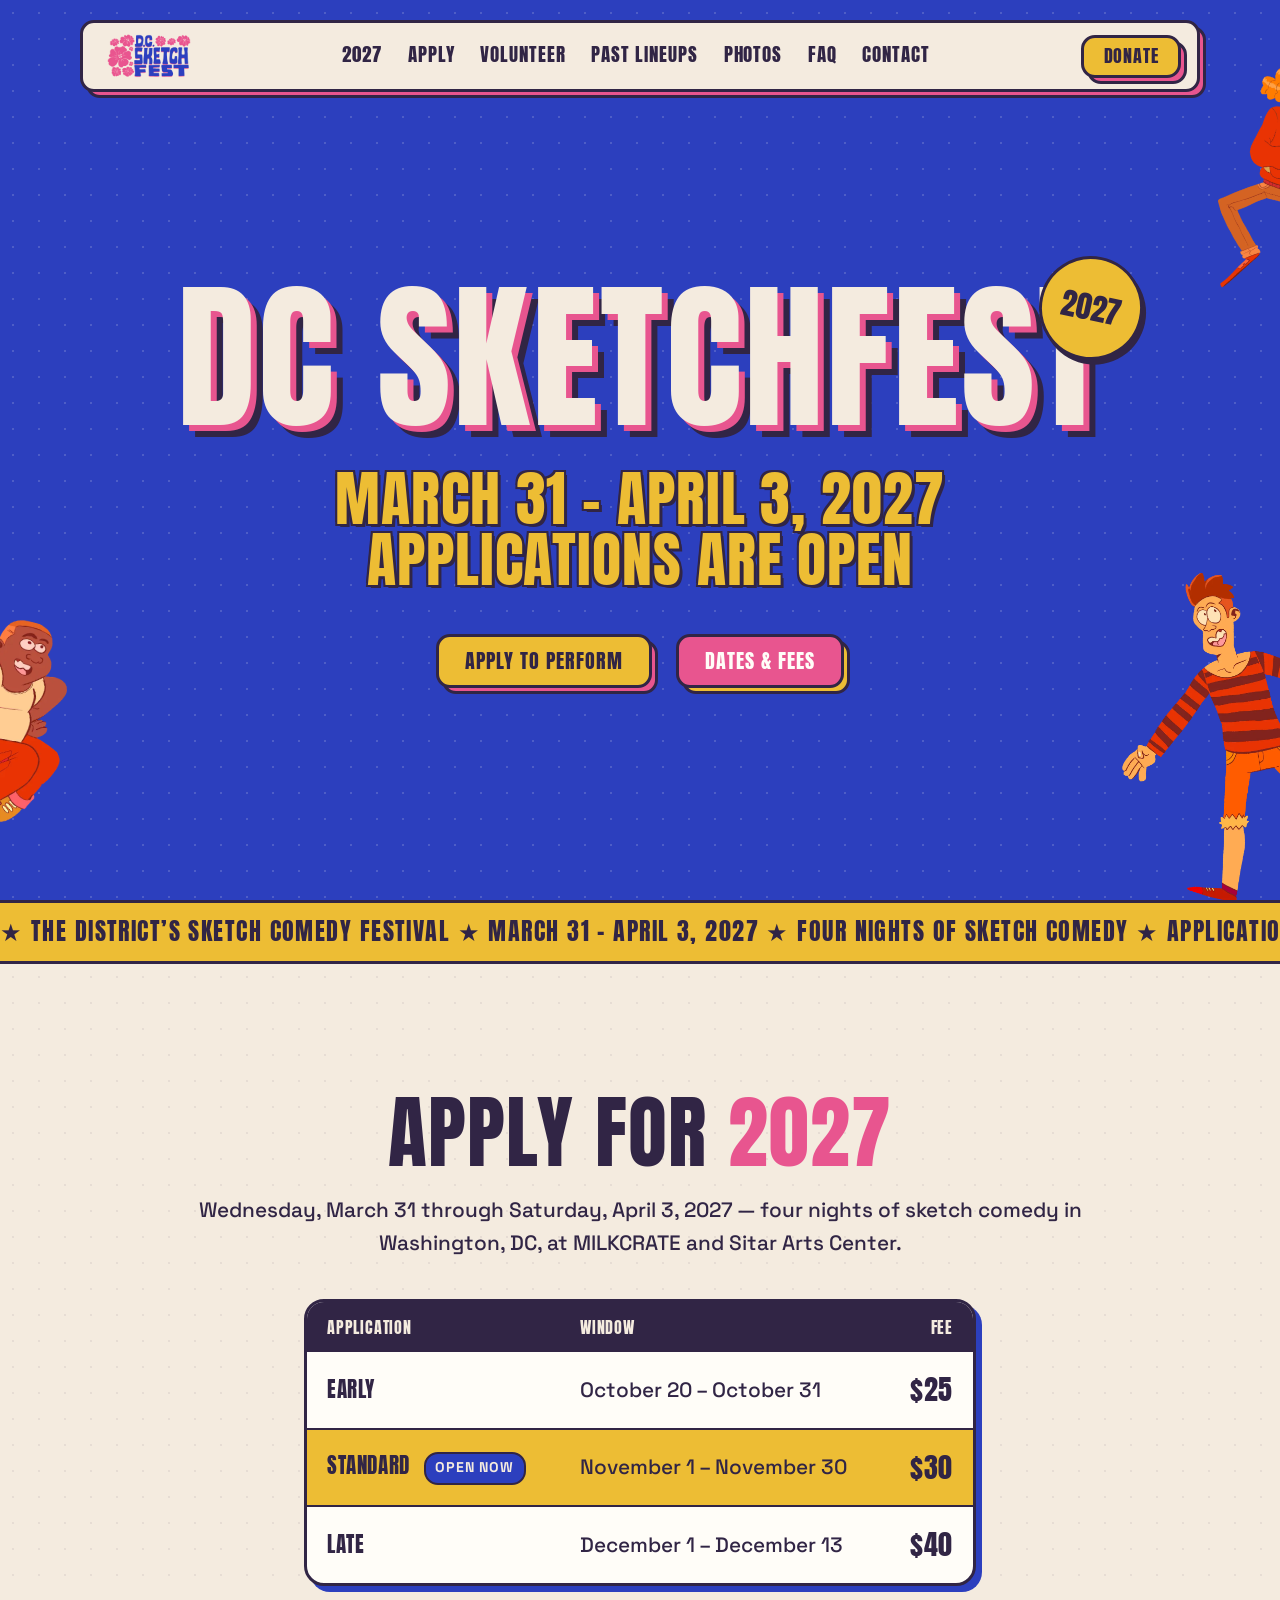
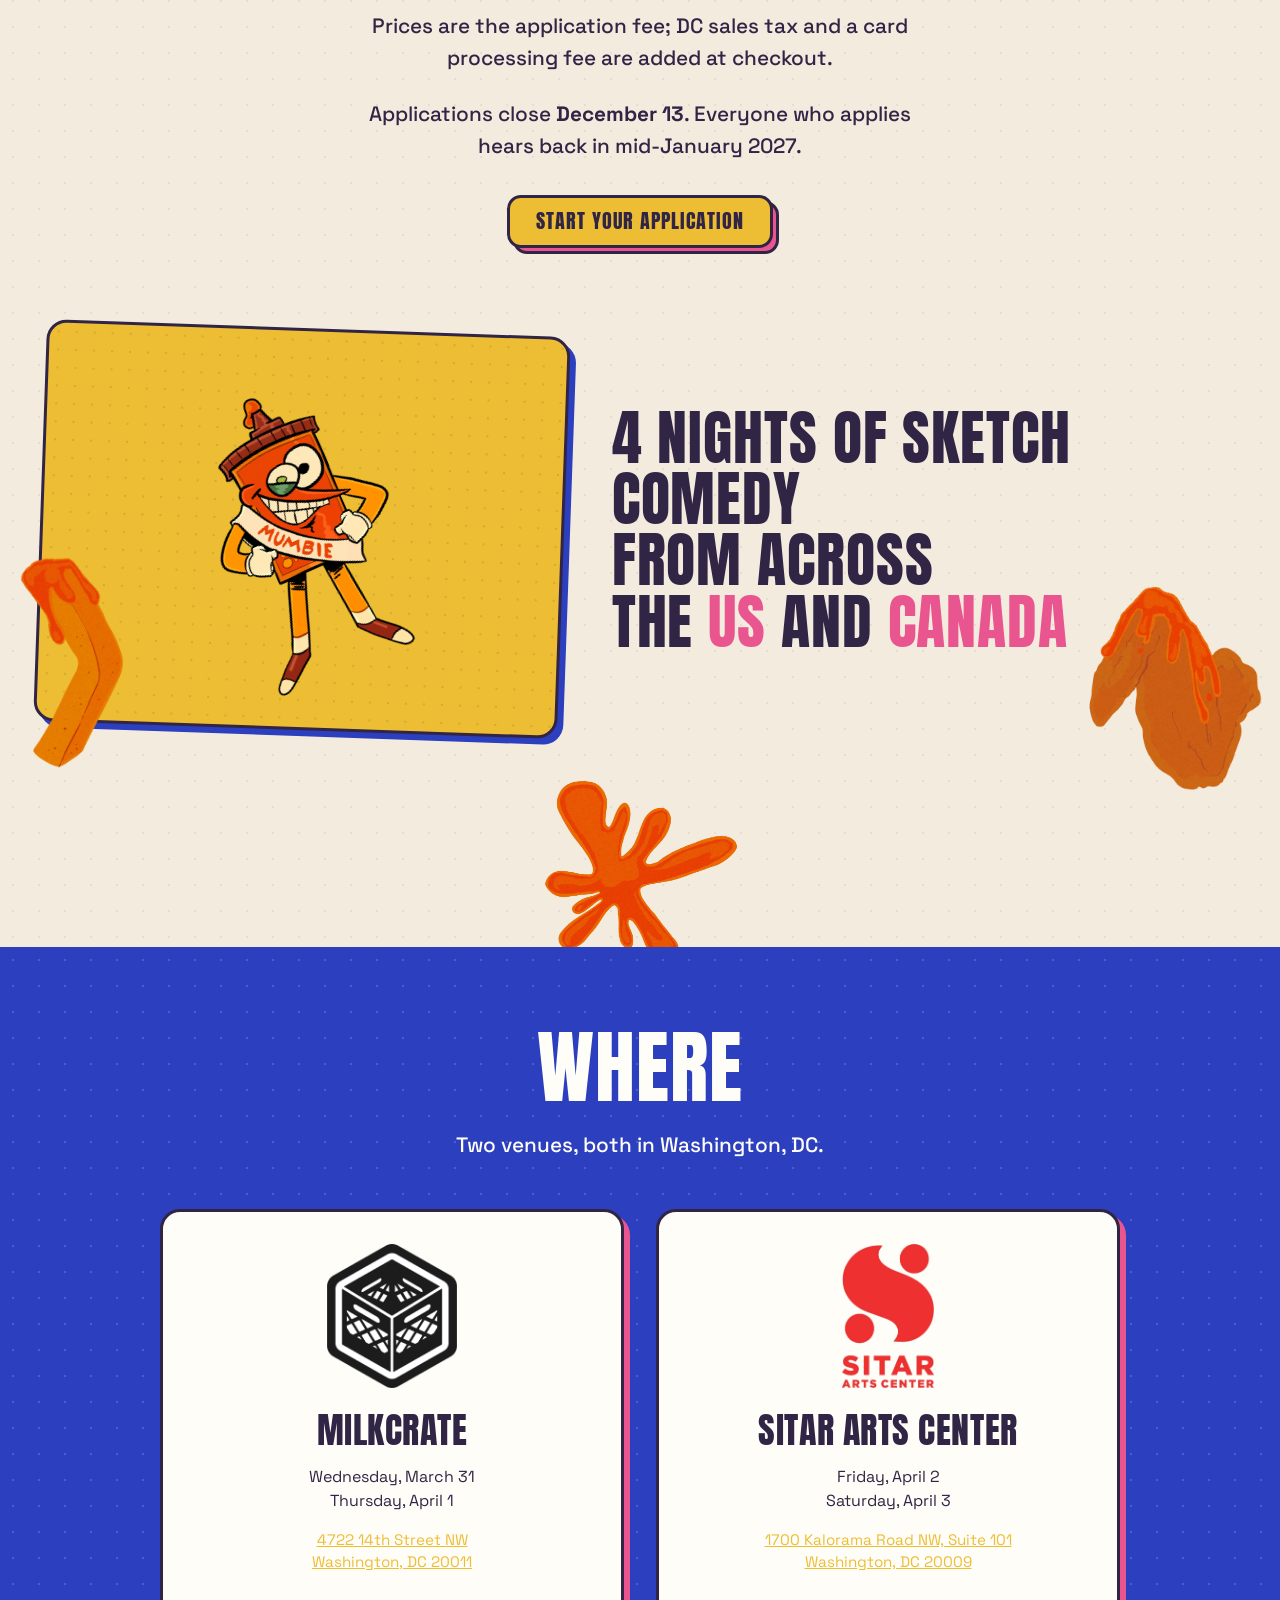
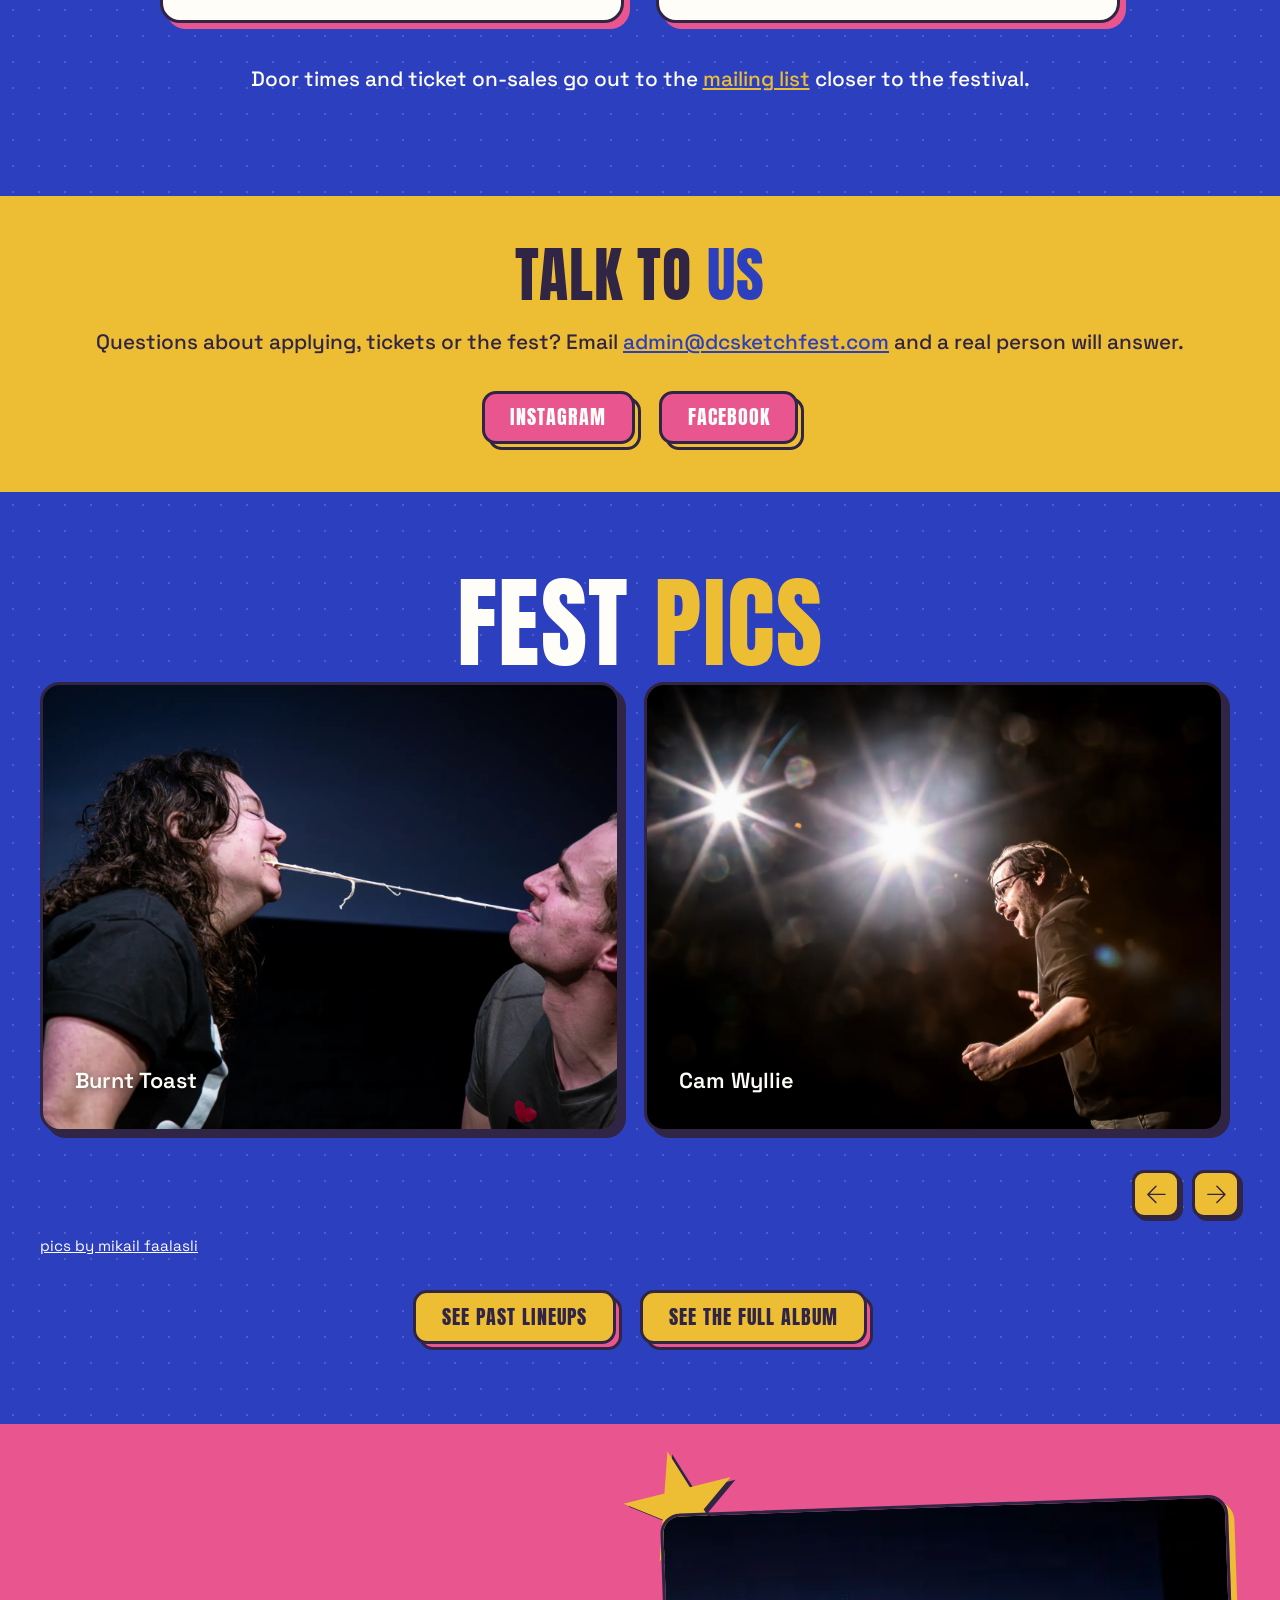
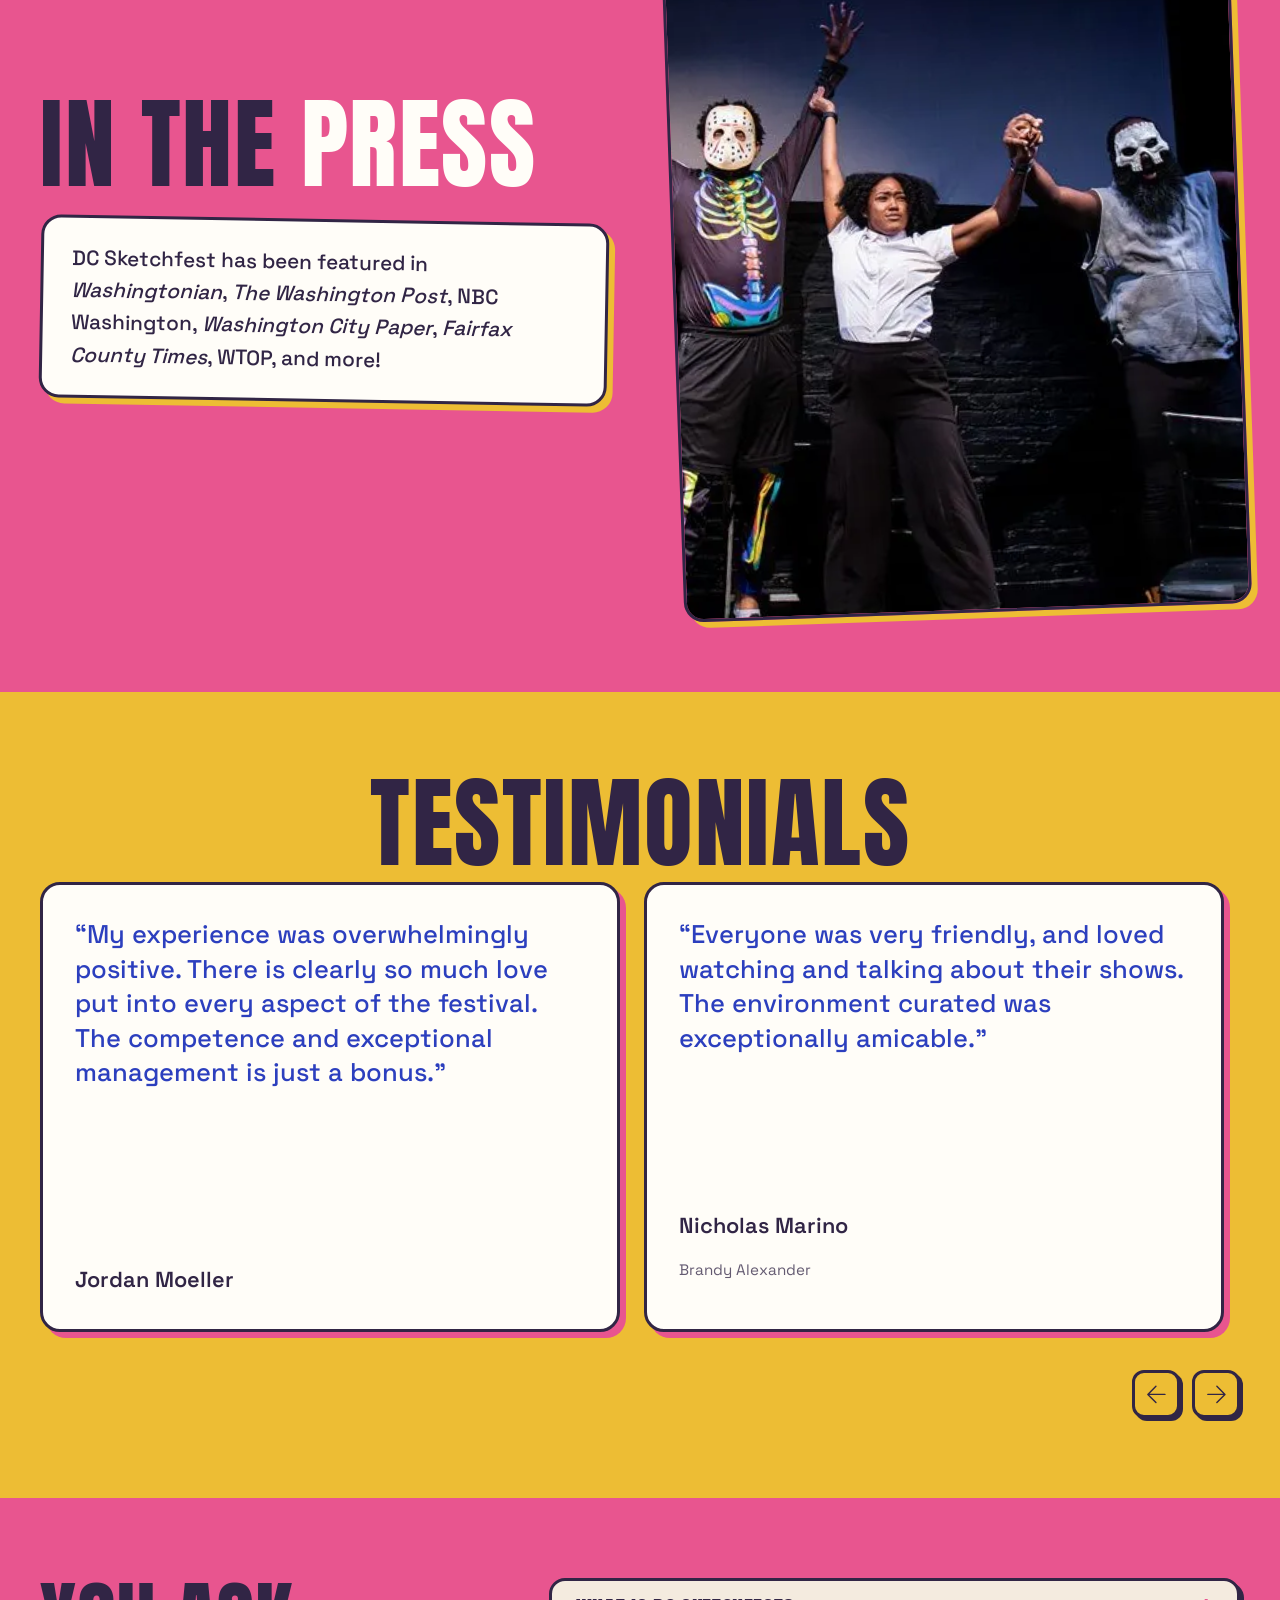
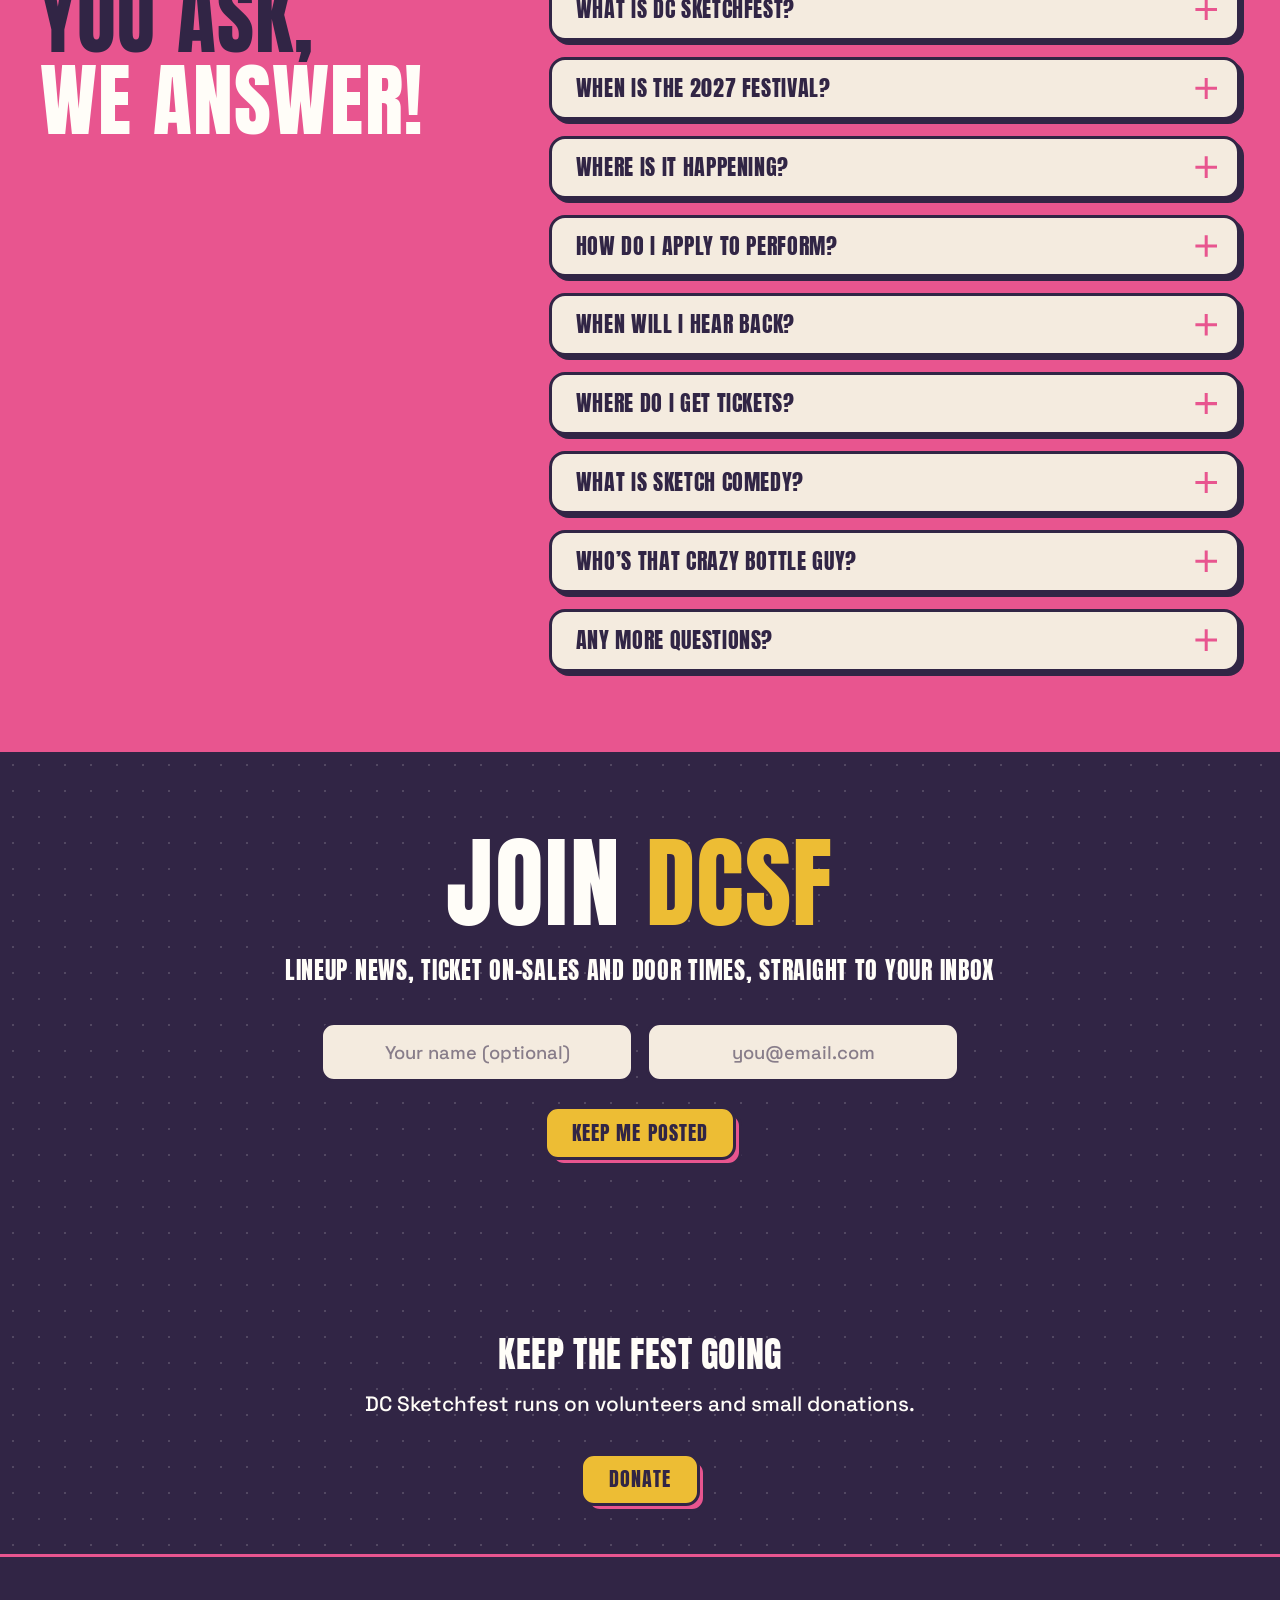
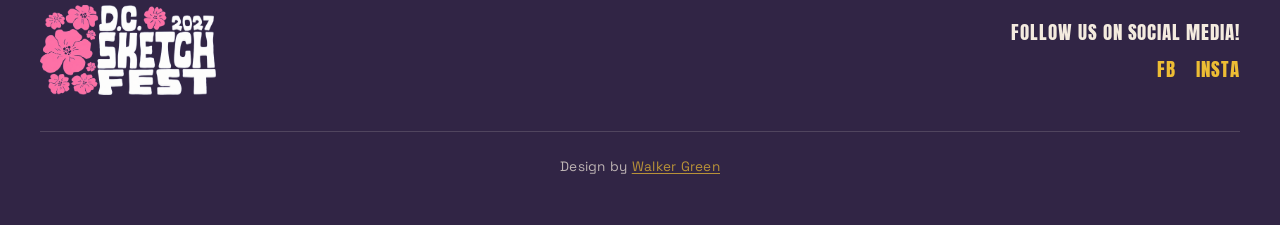
<file: index.html>
<!DOCTYPE html>
<html lang="en">
<head>
<meta charset="utf-8">
<meta name="robots" content="noindex, nofollow">
<meta name="viewport" content="width=device-width, initial-scale=1">

<!-- Google tag (gtag.js) -->
<script async src="https://www.googletagmanager.com/gtag/js?id=G-5WTXCDDHMK"></script>
<script>
  window.dataLayer = window.dataLayer || [];
  function gtag(){dataLayer.push(arguments);}
  gtag('js', new Date());

  gtag('config', 'G-5WTXCDDHMK');
</script>
<title>DC Sketchfest 2027 - Applications Open - March 31-April 3</title>
<meta name="description" content="DC Sketchfest returns March 31 - April 3, 2027: four nights of sketch comedy in Washington, DC. Performer applications are open now and close December 13.">

<meta property="og:type" content="website">
<meta property="og:url" content="https://dcsketchfest.com/">
<meta property="og:title" content="DC Sketchfest 2027 - Applications Open - March 31-April 3">
<meta property="og:description" content="Four nights of sketch comedy in Washington, DC, March 31 - April 3, 2027. Performer applications are open now and close December 13. Organized by the DC sketch comedy community and founded by Bad Medicine and Rails Comedy.">
<meta property="og:image" content="https://dcsketchfest.com/assets/img/brand/og-2027.png">
<meta name="twitter:card" content="summary_large_image">
<meta name="twitter:title" content="DC Sketchfest 2027 - Applications Open - March 31-April 3">

<link rel="canonical" href="https://dcsketchfest.com/">
<link rel="icon" href="/assets/img/brand/favicon.svg" type="image/svg+xml">
<link rel="icon" href="/assets/img/brand/favicon-32.png" sizes="32x32">
<link rel="apple-touch-icon" href="assets/img/brand/favicon-256.png">

<link rel="preconnect" href="https://fonts.googleapis.com">
<link rel="preconnect" href="https://fonts.gstatic.com" crossorigin>
<link href="https://fonts.googleapis.com/css2?family=Anton&family=Space+Grotesk:wght@400;500;600;700&display=swap" rel="stylesheet">
<link rel="stylesheet" href="assets/css/style.css">

<!-- Two venues, so "location" is an array. Names only: a guessed address is
     worse than none, and neither street address is confirmed here yet. Add
     "address" to each Place once they are. -->
<script type="application/ld+json">
{
  "@context": "https://schema.org",
  "@type": "Festival",
  "name": "DC Sketchfest 2027",
  "url": "https://dcsketchfest.com/",
  "startDate": "2027-03-31",
  "endDate": "2027-04-03",
  "description": "Four nights of sketch comedy in Washington, DC. DC's only sketch comedy festival brings dozens of troupes from across the US and Canada.",
  "image": "https://dcsketchfest.com/assets/img/brand/og-2027.png",
  "location": [
    { "@type": "Place", "name": "MILKCRATE", "address": { "@type": "PostalAddress", "streetAddress": "4722 14th Street NW", "addressLocality": "Washington", "addressRegion": "DC", "postalCode": "20011", "addressCountry": "US" } },
    { "@type": "Place", "name": "Sitar Arts Center", "address": { "@type": "PostalAddress", "streetAddress": "1700 Kalorama Road NW, Suite 101", "addressLocality": "Washington", "addressRegion": "DC", "postalCode": "20009", "addressCountry": "US" } }
  ]
}
</script>
</head>
<body>
<a class="skip-link" href="#about-section">Skip to main content</a>

<!-- ============================================================== nav === -->
<header class="navbar">
  <div class="nav-inner">
    <div class="nav-bar">
      <a href="/" class="brand" aria-label="DC Sketchfest home"><img class="brand-logo" src="/assets/img/brand/logo-2027.png" alt="DC Sketchfest 2027" width="1000" height="523"></a>

      <nav id="nav-links" class="nav-links" aria-label="Main">
        <a class="nav-link" href="#about-section">2027</a>
        <a class="nav-link" href="/apply/">Apply</a>
        <a class="nav-link" href="/volunteer/">Volunteer</a>
        <a class="nav-link" href="/performers-2026/">Past Lineups</a>
        <a class="nav-link" href="/photos/">Photos</a>
        <a class="nav-link" href="#faq-section">FAQ</a>
        <a class="nav-link" href="mailto:admin@dcsketchfest.com?subject=Question">Contact</a>
        <a class="nav-link nav-donate-mobile" href="https://givebutter.com/dcsketchfest2027">Donate</a>
      </nav>

      <!-- Donate holds the header button slot, the same as every other page.
           Apply is not duplicated here: it is already in the nav beside it,
           and the hero's own call to action sits a few hundred pixels below. -->
      <a class="btn nav-donate-desktop" href="https://givebutter.com/dcsketchfest2027"><span>Donate</span></a>

      <button class="nav-toggle" type="button" aria-expanded="false" aria-controls="nav-links" aria-label="Menu">
        <span></span><span></span><span></span>
      </button>
    </div>
  </div>
</header>

<main>
<!-- ============================================================= hero === -->
<section class="hero">
  <div class="hero-art" aria-hidden="true">
    <img class="art-tumbler" src="assets/img/characters/hero-1.avif" alt="" loading="eager">
    <img class="art-striped" src="assets/img/characters/hero-3.avif" alt="" loading="eager">
    <img class="art-side" src="assets/img/characters/hero-2.avif" alt="" loading="lazy">
  </div>

  <div class="hero-content pad">
    <div class="container">
      <div class="hero-title-wrap">
        <h1 class="h-hero">DC Sketchfest</h1>
        <span class="badge-27" aria-hidden="true">2027</span>
      </div>
      <h2 class="h-md hero-meta">March 31 &ndash; April 3, 2027<br>Applications are open</h2>
      <div class="btn-row">
        <a class="btn" href="/apply/"><span>Apply to perform</span></a>
        <a class="btn btn--purple" href="#about-section"><span>Dates &amp; fees</span></a>
      </div>
    </div>
  </div>
</section>


<!-- =========================================================== ticker === -->
<div class="ticker" aria-hidden="true">
  <div class="ticker-track">
    <span>★ The District’s sketch comedy festival ★ March 31 - April 3, 2027 ★ Four nights of sketch comedy ★ Applications open now ★ </span>
    <span>★ The District’s sketch comedy festival ★ March 31 - April 3, 2027 ★ Four nights of sketch comedy ★ Applications open now ★ </span>
    <span>★ The District’s sketch comedy festival ★ March 31 - April 3, 2027 ★ Four nights of sketch comedy ★ Applications open now ★ </span>
    <span>★ The District’s sketch comedy festival ★ March 31 - April 3, 2027 ★ Four nights of sketch comedy ★ Applications open now ★ </span>
    <span>★ The District’s sketch comedy festival ★ March 31 - April 3, 2027 ★ Four nights of sketch comedy ★ Applications open now ★ </span>
    <span>★ The District’s sketch comedy festival ★ March 31 - April 3, 2027 ★ Four nights of sketch comedy ★ Applications open now ★ </span>
  </div>
</div>

<!-- ============================================================= 2027 === -->
<section id="about-section" class="section section--cream">
  <div class="pad pad-lg">
    <div class="container--md container">
      <h2 class="h-lg text-center reveal">Apply for <span class="text-teal">2027</span></h2>

      <p class="body-copy text-center">Wednesday, March 31 through Saturday, April 3, 2027 &mdash; four nights of sketch comedy in Washington, DC, at MILKCRATE and Sitar Arts Center.</p>

      <!-- A table, not cards: the three windows differ only by date and price,
           so the comparison is the whole point.

           Every row carries an "Open now" flag and all but one are hidden.
           main.js un-hides whichever row the WORKER reports as open, because
           the Worker is what actually prices an application: /apply/fee answers
           with the live window, and the markup here is only the fallback for a
           visitor whose request to it never lands.

           The flag used to be hand-kept, with a note to move it on November 1
           and again on December 1, and it was late the first time -- the table
           went on offering $25 for two days after the $30 window opened, which
           is a quoted price nobody could be charged. Set the un-hidden row to
           whatever is open when you commit and it still corrects itself for
           everyone whose browser can reach the Worker.

           The inline display:none on the hidden flags is not redundant with the
           stylesheet rule, and it is why this markup is safe to deploy. HTML and
           assets both carry max-age=600 here, so for up to ten minutes after a
           push a returning visitor can hold a cached style.css and main.js while
           already being served this page. Without the inline style that visitor
           sees all three rows claiming "Open now" -- worse than the stale flag
           this replaced. The rule in style.css stays as the general fix for
           [hidden] on this class; the inline style is what makes a row correct
           with no new CSS and no JS at all.

           The prices stay hand-written. /apply/fee reports only the window that
           is open now, so the other two cannot be read from it, and copying the
           gross-up into this page would make it a second source of truth for a
           number Stripe charges. -->
      <div class="fee-table-wrap">
        <table class="fee-table body-copy" data-fee-table>
          <caption class="visually-hidden">DC Sketchfest 2027 application windows and fees</caption>
          <thead>
            <tr>
              <th scope="col">Application</th>
              <th scope="col">Window</th>
              <th scope="col">Fee</th>
            </tr>
          </thead>
          <tbody>
            <tr class="fee-row" data-fee-tier="early">
              <th scope="row">Early <span class="fee-flag" hidden style="display:none">Open now</span></th>
              <td>October 20 &ndash; October 31</td>
              <td class="fee-price">$25</td>
            </tr>
            <tr class="fee-row is-open" data-fee-tier="regular">
              <th scope="row">Standard <span class="fee-flag">Open now</span></th>
              <td>November 1 &ndash; November 30</td>
              <td class="fee-price">$30</td>
            </tr>
            <tr class="fee-row" data-fee-tier="late">
              <th scope="row">Late <span class="fee-flag" hidden style="display:none">Open now</span></th>
              <td>December 1 &ndash; December 13</td>
              <td class="fee-price">$40</td>
            </tr>
          </tbody>
        </table>
      </div>

      <!-- One line, directly under the numbers it qualifies: the prices in the
           table are the application fee on its own, and someone who reads "$25"
           and meets $27.61 at the card step has been quoted the wrong number. -->
      <p class="body-copy fee-note text-center">Prices are the application fee; DC sales tax and a card processing fee are added at checkout.</p>

      <p class="body-copy fee-note text-center">Applications close <strong>December 13</strong>. Everyone who applies hears back in mid-January 2027.</p>

      <div class="btn-row" style="margin-top:2rem">
        <a class="btn" href="/apply/"><span>Start your application</span></a>
      </div>
    </div>

    <!-- TICKETS: when 2027 shows are live in Crowdwork, uncomment this and
         drop it in below the fee table. Update data-start-date to the new year.
    <h2 class="h-md tickets-heading">Click a show below<br>to buy tickets</h2>
    <div class="crowdwork-embed">
      <script id="fw_script" src="https://crowdwork.com/embed.js?v=6" data-theatre="dcsketchfest" data-type="shows" data-view="calendar" data-start-date="2027-03-01"></script>
    </div>
    -->

    <div class="container" style="margin-top:5rem">
      <div class="lineup-call">
        <div class="reveal shaped-frame-wrap">
          <img class="food-strawberry" src="assets/img/characters/food-01.avif" alt="" loading="lazy" aria-hidden="true">
          <div class="shaped-frame">
            <img src="assets/img/characters/mumbie-sash.avif" alt="Mumbie the Mumbo Sauce wearing a festival sash" loading="lazy"
                 data-spin="34" data-spin-base="-26">
          </div>
        </div>
        <div class="reveal">
          <h2 class="h-md">4 nights of sketch comedy<br>from across<br>the <span class="text-teal">US</span> and <span class="text-teal">Canada</span></h2>
        </div>
        <img class="food-blueberries" src="assets/img/characters/food-03.avif" alt="" loading="lazy" aria-hidden="true">
      </div>
    </div>
  </div>

  <div class="pad">
    <img class="food-blob" src="assets/img/characters/food-06.avif" alt="" loading="lazy" aria-hidden="true">
  </div>
</section>

<!-- =========================================================== venues === -->
<!-- Each address appears twice: once in the card, where a person reads it,
     and once as a PostalAddress on the matching Place in the JSON-LD above,
     which is what makes the venue resolve in search and maps rather than
     being a bare name. Change one and change the other.

     Both logos sit on their own paper card rather than straight on the blue:
     Sitar's mark is red and MILKCRATE's is black, and neither is legible on a
     saturated background. The card also gives two marks of very different
     proportions (one tall, one square) a shared frame, which is what stops the
     pair looking lopsided. -->
<section id="venue-section" class="section section--teal">
  <div class="pad pad-md">
    <div class="container container--md">
      <h2 class="h-lg text-center text-white reveal">Where</h2>
      <p class="body-copy text-center text-white">Two venues, both in Washington, DC.</p>

      <ul class="venue-grid">
        <li class="venue-card reveal">
          <div class="venue-logo-wrap">
            <img class="venue-logo" src="/assets/img/venues/milkcrate.png"
                 alt="MILKCRATE" width="545" height="600" loading="lazy">
          </div>
          <h3 class="h-sm">MILKCRATE</h3>
          <p class="venue-nights">Wednesday, March&nbsp;31<br>Thursday, April&nbsp;1</p>
          <p class="venue-address"><a class="link" target="_blank" rel="noopener"
               href="https://www.google.com/maps/search/?api=1&amp;query=MILKCRATE+4722+14th+Street+NW+Washington+DC+20011">4722
            14th Street NW<br>Washington, DC 20011</a></p>
        </li>
        <li class="venue-card reveal">
          <div class="venue-logo-wrap">
            <img class="venue-logo" src="/assets/img/venues/sitar-arts-center.png"
                 alt="Sitar Arts Center" width="387" height="600" loading="lazy">
          </div>
          <h3 class="h-sm">Sitar Arts Center</h3>
          <p class="venue-nights">Friday, April&nbsp;2<br>Saturday, April&nbsp;3</p>
          <p class="venue-address"><a class="link" target="_blank" rel="noopener"
               href="https://www.google.com/maps/search/?api=1&amp;query=Sitar+Arts+Center+1700+Kalorama+Road+NW+Washington+DC+20009">1700
            Kalorama Road NW, Suite&nbsp;101<br>Washington, DC 20009</a></p>
        </li>
      </ul>

      <p class="body-copy text-center text-white venue-note">Door times and ticket on-sales go out to the
        <a class="link" href="#newsletter-section">mailing list</a> closer to the festival.</p>
    </div>
  </div>
</section>

<!-- ========================================================== contact === -->
<section id="contact-section" class="section section--yellow">
  <div class="pad pad-sm">
    <div class="container text-center reveal">
      <h2 class="h-md">Talk to <span class="text-purple">us</span></h2>
      <p class="body-copy">Questions about applying, tickets or the fest? Email <a class="link" href="mailto:admin@dcsketchfest.com?subject=Question">admin@dcsketchfest.com</a> and a real person will answer.</p>

      <div class="btn-row" style="margin-top:2rem">
        <a class="btn btn--purple" href="https://instagram.com/dcsketchfest" target="_blank" rel="noopener"><span>Instagram</span></a>
        <a class="btn btn--purple" href="https://facebook.com/dcsketchfest" target="_blank" rel="noopener"><span>Facebook</span></a>
      </div>
    </div>
  </div>
</section>

<!-- ======================================================== fest pics === -->
<section id="press-section" class="section section--teal">
  <div class="pad pad-md">
    <div class="container">
      <h2 class="h-xl text-center text-white reveal">Fest <span class="text-yellow">Pics</span></h2>

      <div class="slider" data-slider>
        <div class="slider-track">
<!-- GALLERY:start -->
          <figure class="slide-card" style="background-image:url('/assets/img/gallery/2026/2026-burnt-toast.webp')">
            <figcaption class="slide-card__name">Burnt Toast</figcaption>
          </figure>
          <figure class="slide-card" style="background-image:url('/assets/img/gallery/2026/2026-cam-wyllie.webp')">
            <figcaption class="slide-card__name">Cam Wyllie</figcaption>
          </figure>
          <figure class="slide-card" style="background-image:url('/assets/img/gallery/2026/2026-mist.webp')">
            <figcaption class="slide-card__name">MIST</figcaption>
          </figure>
          <figure class="slide-card" style="background-image:url('/assets/img/gallery/2026/2026-sewer-boy-llc.webp')">
            <figcaption class="slide-card__name">Sewer Boy LLC</figcaption>
          </figure>
          <figure class="slide-card" style="background-image:url('/assets/img/gallery/2026/2026-dc-raclette-club.webp')">
            <figcaption class="slide-card__name">DC Raclette Club</figcaption>
          </figure>
          <figure class="slide-card" style="background-image:url('/assets/img/gallery/2026/2026-the-incident.webp')">
            <figcaption class="slide-card__name">The Incident</figcaption>
          </figure>
          <figure class="slide-card" style="background-image:url('/assets/img/gallery/2026/2026-fanfiction-theater.webp')">
            <figcaption class="slide-card__name">Fanfiction Theater</figcaption>
          </figure>
          <figure class="slide-card" style="background-image:url('/assets/img/gallery/2026/2026-chaps.webp')">
            <figcaption class="slide-card__name">Chaps</figcaption>
          </figure>
          <figure class="slide-card" style="background-image:url('/assets/img/gallery/2026/2026-drop-the-root-beer-and-run.webp')">
            <figcaption class="slide-card__name">Drop the Root Beer and Run</figcaption>
          </figure>
          <figure class="slide-card" style="background-image:url('/assets/img/gallery/2026/2026-etch-asketch.webp')">
            <figcaption class="slide-card__name">Etch A Sketch</figcaption>
          </figure>
        <!-- GALLERY:end -->
        </div>

        <div class="slider-controls">
          <button class="slider-btn" type="button" data-slider-prev aria-label="Previous photo">
            <svg viewBox="0 0 24 24" aria-hidden="true"><path fill="none" stroke="currentColor" stroke-linecap="round" stroke-linejoin="round" stroke-width="1.5" d="M21 12H3m0 0l8.5-8.5M3 12l8.5 8.5"/></svg>
          </button>
          <button class="slider-btn" type="button" data-slider-next aria-label="Next photo">
            <svg viewBox="0 0 24 24" aria-hidden="true"><path fill="none" stroke="currentColor" stroke-linecap="round" stroke-linejoin="round" stroke-width="1.5" d="M3 12h18m0 0l-8.5-8.5M21 12l-8.5 8.5"/></svg>
          </button>
        </div>
      </div>

      <p class="slider-credit">
        <a href="https://instagram.com/mfaalasli" target="_blank" rel="noopener">pics by mikail faalasli</a>
      </p>

      <div class="btn-row" style="margin-top:2rem">
        <a class="btn btn--yellow" href="/performers-2026/"><span>See past lineups</span></a>
        <a class="btn btn--yellow" href="/photos/"><span>See the full album</span></a>
      </div>
    </div>
  </div>
</section>

<!-- ============================================================ press === -->
<section id="performer-section" class="section section--red">
  <div class="pad pad-md">
    <div class="container">
      <div class="press-grid">
        <div class="press-copy reveal">
          <h2 class="h-xl">In the <span class="text-white">Press</span></h2>
          <p class="body-copy">DC Sketchfest has been featured in <em>Washingtonian</em>, <em>The Washington Post</em>, NBC Washington, <em>Washington City Paper</em>, <em>Fairfax County Times</em>, WTOP, and more!</p>
        </div>
        <div class="reveal">
          <div class="press-photo-wrap">
            <img class="press-shape" src="assets/img/shapes/yellow-shape.svg" alt="" aria-hidden="true">
            <div class="press-photo">
              <img src="assets/img/press/etch-a-sketch.avif" alt="Performers on stage at DC Sketchfest 2025" loading="lazy">
            </div>
          </div>
        </div>
      </div>
    </div>
  </div>
</section>

<!-- ===================================================== testimonials === -->
<section id="testimonial-section" class="section section--yellow">
  <div class="pad pad-md">
    <div class="container">
      <h2 class="h-xl text-center reveal" style="color:var(--dark)">Testimonials</h2>

      <div class="slider" data-slider>
        <div class="slider-track">
          <figure class="slide-card slide-card--quote">
            <blockquote class="slide-card__quote">&ldquo;My experience was overwhelmingly positive. There is clearly so much love put into every aspect of the festival. The competence and exceptional management is just a bonus.&rdquo;</blockquote>
            <figcaption>
              <p class="slide-card__name">Jordan Moeller</p>
            </figcaption>
          </figure>

          <figure class="slide-card slide-card--quote">
            <blockquote class="slide-card__quote">&ldquo;Everyone was very friendly, and loved watching and talking about their shows. The environment curated was exceptionally amicable.&rdquo;</blockquote>
            <figcaption>
              <p class="slide-card__name">Nicholas Marino</p>
              <p class="slide-card__team">Brandy Alexander</p>
            </figcaption>
          </figure>

          <figure class="slide-card slide-card--quote">
            <blockquote class="slide-card__quote">&ldquo;You all rock! It was so well organized, easy to navigate, and well communicated&hellip;We definitely want to be invited back!&rdquo;</blockquote>
            <figcaption>
              <p class="slide-card__name">Jackie Skinner &amp; Allison Villase&ntilde;or</p>
              <p class="slide-card__team">Jackie &amp; Allison Into the Multiverse</p>
            </figcaption>
          </figure>

          <figure class="slide-card slide-card--quote">
            <blockquote class="slide-card__quote">&ldquo;So nice! Everyone went above and beyond to take care of the performers. Having a festival mascot was so fun!&rdquo;</blockquote>
            <figcaption>
              <p class="slide-card__name">Ghost Girl</p>
            </figcaption>
          </figure>

          <figure class="slide-card slide-card--quote">
            <blockquote class="slide-card__quote">&ldquo;This was the best tech we have ever had even going to 10 other cities.&rdquo;</blockquote>
            <figcaption>
              <p class="slide-card__name">Anonymous</p>
            </figcaption>
          </figure>
        </div>

        <div class="slider-controls">
          <button class="slider-btn" type="button" data-slider-prev aria-label="Previous testimonial">
            <svg viewBox="0 0 24 24" aria-hidden="true"><path fill="none" stroke="currentColor" stroke-linecap="round" stroke-linejoin="round" stroke-width="1.5" d="M21 12H3m0 0l8.5-8.5M3 12l8.5 8.5"/></svg>
          </button>
          <button class="slider-btn" type="button" data-slider-next aria-label="Next testimonial">
            <svg viewBox="0 0 24 24" aria-hidden="true"><path fill="none" stroke="currentColor" stroke-linecap="round" stroke-linejoin="round" stroke-width="1.5" d="M3 12h18m0 0l-8.5-8.5M21 12l-8.5 8.5"/></svg>
          </button>
        </div>
      </div>
    </div>
  </div>
</section>

<!-- ============================================================== faq === -->
<section id="faq-section" class="section section--red">
  <div class="pad pad-md">
    <div class="container">
      <div class="faq-layout">
        <h2 class="h-lg">You ask,<br><span class="text-white">we answer!</span></h2>

        <div class="faq-list">
          <details class="faq-item">
            <summary>What is DC Sketchfest?</summary>
            <div class="faq-answer">DC Sketchfest is DC's only sketch comedy festival and features dozens of comedy troupes from the US and Canada for four nights each spring. DC Sketchfest is organized by the DC sketch comedy community and founded by <a href="https://badmedicinecomedy.com/" target="_blank" rel="noopener">Bad Medicine</a> and <a href="https://www.rails-comedy.com/" target="_blank" rel="noopener">Rails Comedy</a>.</div>
          </details>

          <details class="faq-item">
            <summary>When is the 2027 festival?</summary>
            <div class="faq-answer">Wednesday, March 31 through Saturday, April 3, 2027 &mdash; four nights of sketch comedy.</div>
          </details>

          <details class="faq-item">
            <summary>Where is it happening?</summary>
            <div class="faq-answer">Two venues, both in Washington, DC. <strong>MILKCRATE</strong> hosts Wednesday, March 31 and Thursday, April 1. <strong>Sitar Arts Center</strong> hosts Friday, April 2 and Saturday, April 3. Addresses are in <a href="#venue-section">Where</a>; <a href="#newsletter-section">join the mailing list</a> for door times and ticket on-sales.</div>
          </details>

          <details class="faq-item">
            <summary>How do I apply to perform?</summary>
            <div class="faq-answer">Applications are open now &mdash; fill out the <a href="/apply/">application form</a> and pay the fee for the window you're applying in: $25 through October 31, $30 from November 1 to November 30, and $40 from December 1 to December 13. DC sales tax and a card processing fee are added on top, and you'll see the full total before you enter a card. Applications close December 13, and an application isn't complete until the fee is paid.</div>
          </details>

          <details class="faq-item">
            <summary>When will I hear back?</summary>
            <div class="faq-answer">Every applicant is notified of their status in mid-January 2027, whether or not they're placed in the festival.</div>
          </details>

          <details class="faq-item">
            <summary>Where do I get tickets?</summary>
            <div class="faq-answer">Tickets aren't on sale yet. Once the lineup is set, tickets for every show go on sale right here. <a href="#newsletter-section">Join the mailing list</a> and we'll email you the moment they're up.</div>
          </details>

          <details class="faq-item">
            <summary>What is sketch comedy?</summary>
            <div class="faq-answer">A sketch is a short, fully scripted comedy scene. Sketch comedy is the same thing you see on Saturday Night Live!</div>
          </details>

          <details class="faq-item">
            <summary>Who&rsquo;s that crazy bottle guy?</summary>
            <div class="faq-answer">Oh, that&rsquo;s Mumbie. The official DC Sketchfest mascot.</div>
          </details>

          <details class="faq-item">
            <summary>Any more questions?</summary>
            <div class="faq-answer">Email us at <a href="mailto:admin@dcsketchfest.com">admin@dcsketchfest.com</a>.</div>
          </details>
        </div>
      </div>
    </div>
  </div>
</section>

<!-- ======================================================= newsletter === -->
<section id="newsletter-section" class="section section--teal">
  <div class="pad pad-md">
    <div class="container--md container text-center reveal">
      <h2 class="h-xl text-white">Join <span class="text-yellow">DCSF</span></h2>
      <h3 class="h-xs text-white" style="margin-top:1.5rem">Lineup news, ticket on-sales and door times, straight to your inbox</h3>

      <!-- Signup posts to a Google Apps Script web app that appends a row to a
           Sheet. Paste the deployment URL into data-endpoint — see README
           ("Mailing list"). While it is empty the form degrades to a mailto. -->
      <form class="signup" id="signup-form" data-endpoint="https://script.google.com/macros/s/AKfycbx-EBgIbsost1qBOls_K99X8rDkNXNdYC-I5fNlHbG4c2XCtrfq5Ked6e7qdM3xIBVM/exec" novalidate>
        <div class="signup-row">
          <label class="visually-hidden" for="signup-name">Your name</label>
          <input class="signup-input" id="signup-name" name="name" type="text"
                 placeholder="Your name (optional)" autocomplete="name" maxlength="120">

          <label class="visually-hidden" for="signup-email">Your email</label>
          <input class="signup-input" id="signup-email" name="email" type="email"
                 placeholder="you@email.com" autocomplete="email" maxlength="200" required>
        </div>

        <!-- Bots fill hidden fields; humans never see this one. -->
        <div class="signup-trap" aria-hidden="true">
          <label for="signup-company">Company</label>
          <input id="signup-company" name="company" type="text" tabindex="-1" autocomplete="off">
        </div>

        <button class="btn btn--yellow signup-submit" type="submit"><span>Keep me posted</span></button>

        <p class="signup-status" role="status" aria-live="polite"></p>

        <noscript>
          <p class="signup-note">Email
            <a href="mailto:admin@dcsketchfest.com?subject=Add%20me%20to%20the%20DCSF%20list">admin@dcsketchfest.com</a>
            to join the list.</p>
        </noscript>
      </form>
    </div>
  </div>

  <div class="pad pad-sm">
    <div class="container text-center">
      <h2 class="h-sm text-white">Keep the fest going</h2>
      <p class="body-copy text-white" style="margin-top:1rem">DC Sketchfest runs on volunteers and small donations.</p>
      <div class="btn-row" style="margin-top:2rem">
        <a class="btn btn--yellow" href="https://givebutter.com/dcsketchfest2027"><span>Donate</span></a>
      </div>
    </div>
  </div>
</section>
</main>

<!-- =========================================================== footer === -->
<footer class="footer">
  <div class="pad pad-sm">
    <div class="container footer-wrapper">
      <a class="footer-logo" href="/" title="Homepage">
        <img class="brand-logo brand-logo--light" src="/assets/img/brand/logo-2027-light.png" alt="DC Sketchfest 2027" width="1000" height="511">
      </a>
      <div class="footer-social">
        <div class="join-us">Follow us on social media!</div>
        <div class="social-links">
          <a href="https://facebook.com/dcsketchfest" target="_blank" rel="noopener">fb</a>
          <a href="https://instagram.com/dcsketchfest" target="_blank" rel="noopener">insta</a>
        </div>
      </div>
    </div>
      <p class="footer-credit">Design by <a href="https://instagram.com/guywalks" target="_blank" rel="noopener">Walker Green</a></p>

  </div>
</footer>

<script src="assets/js/main.js" defer></script>
</body>
</html>
</file>
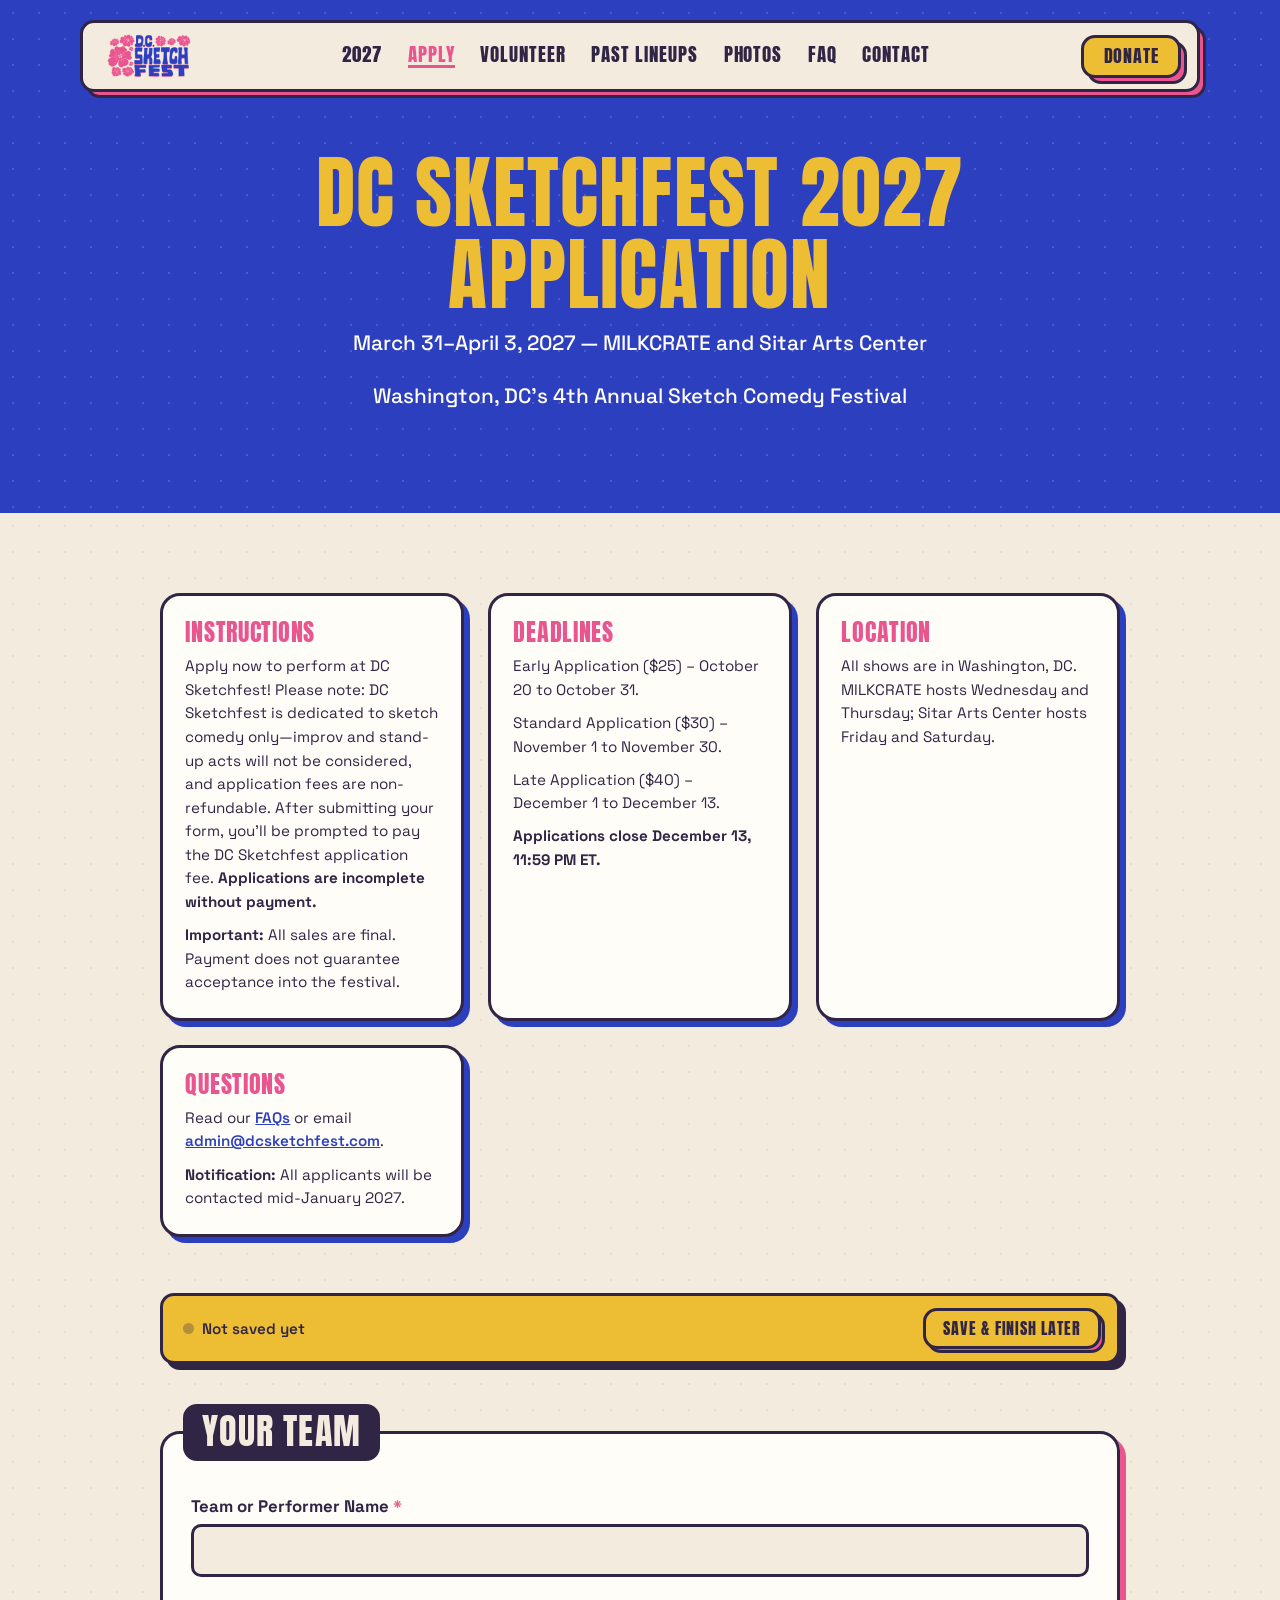
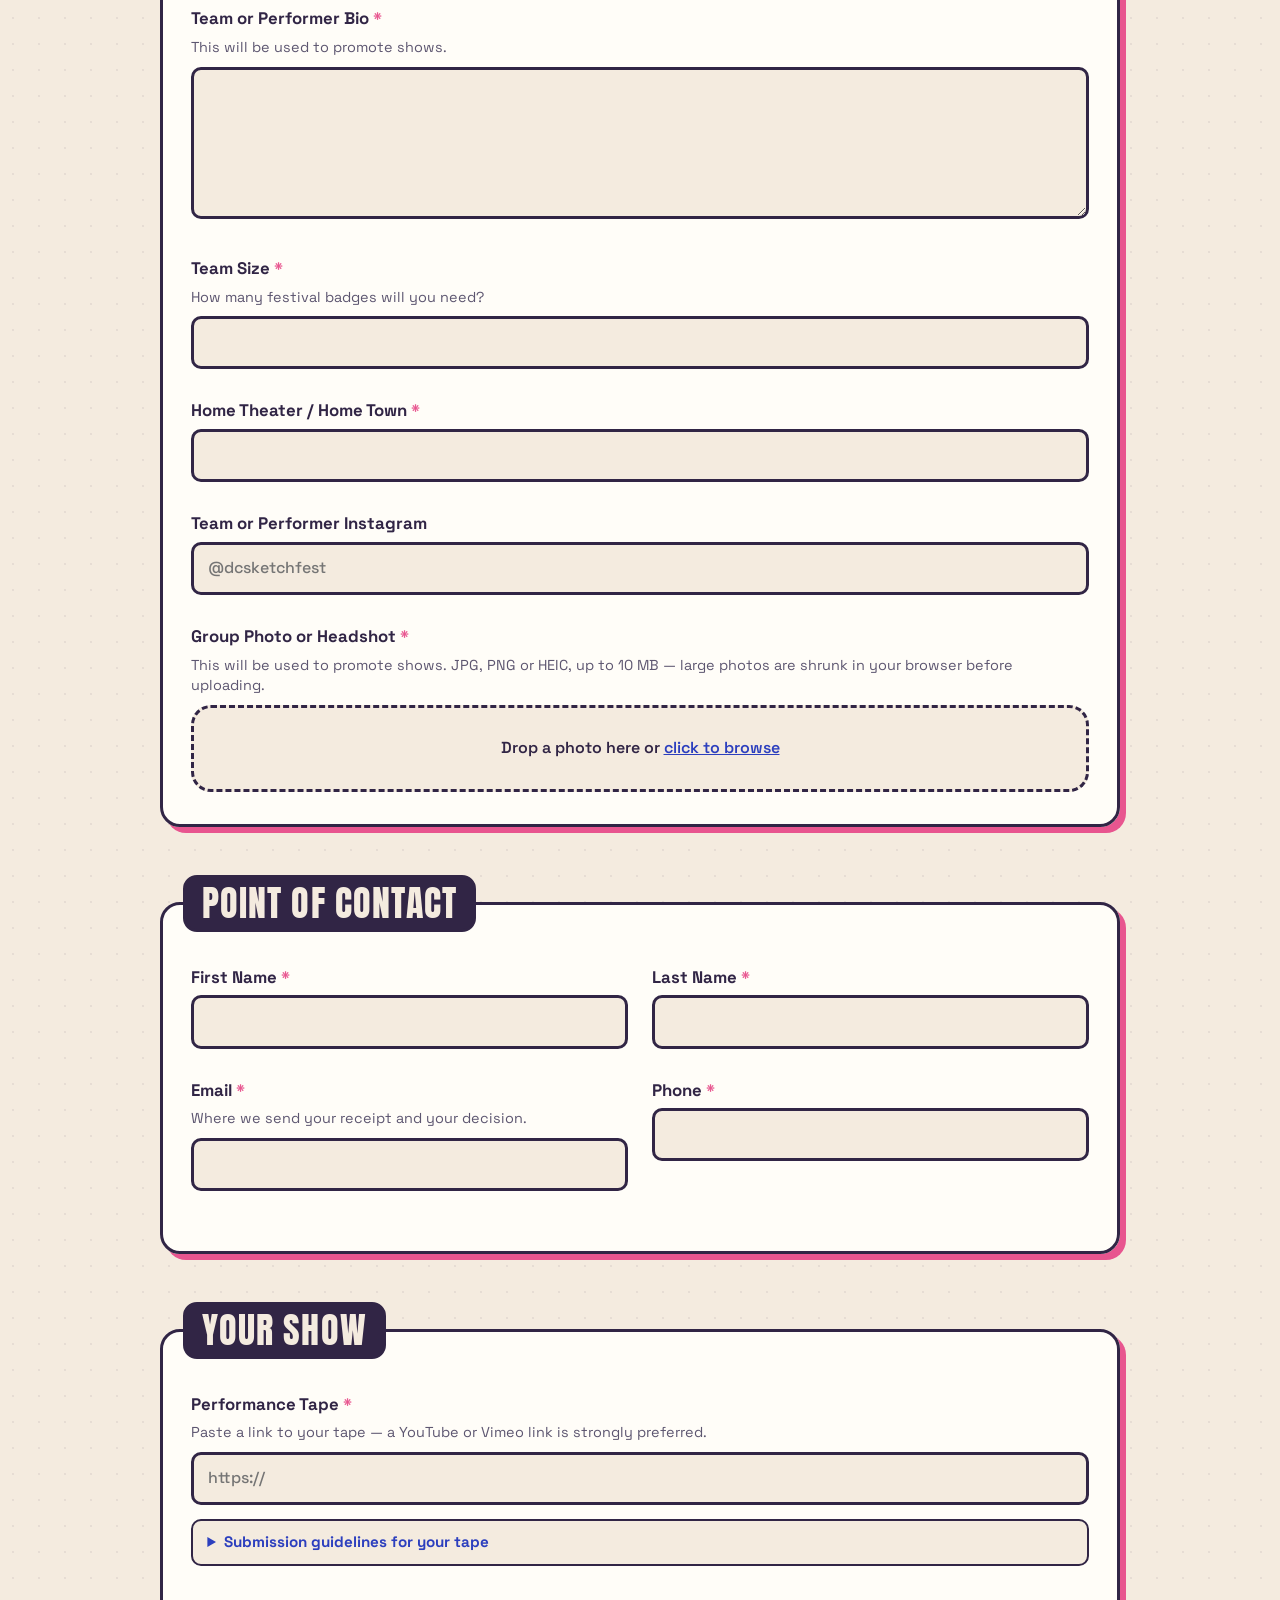
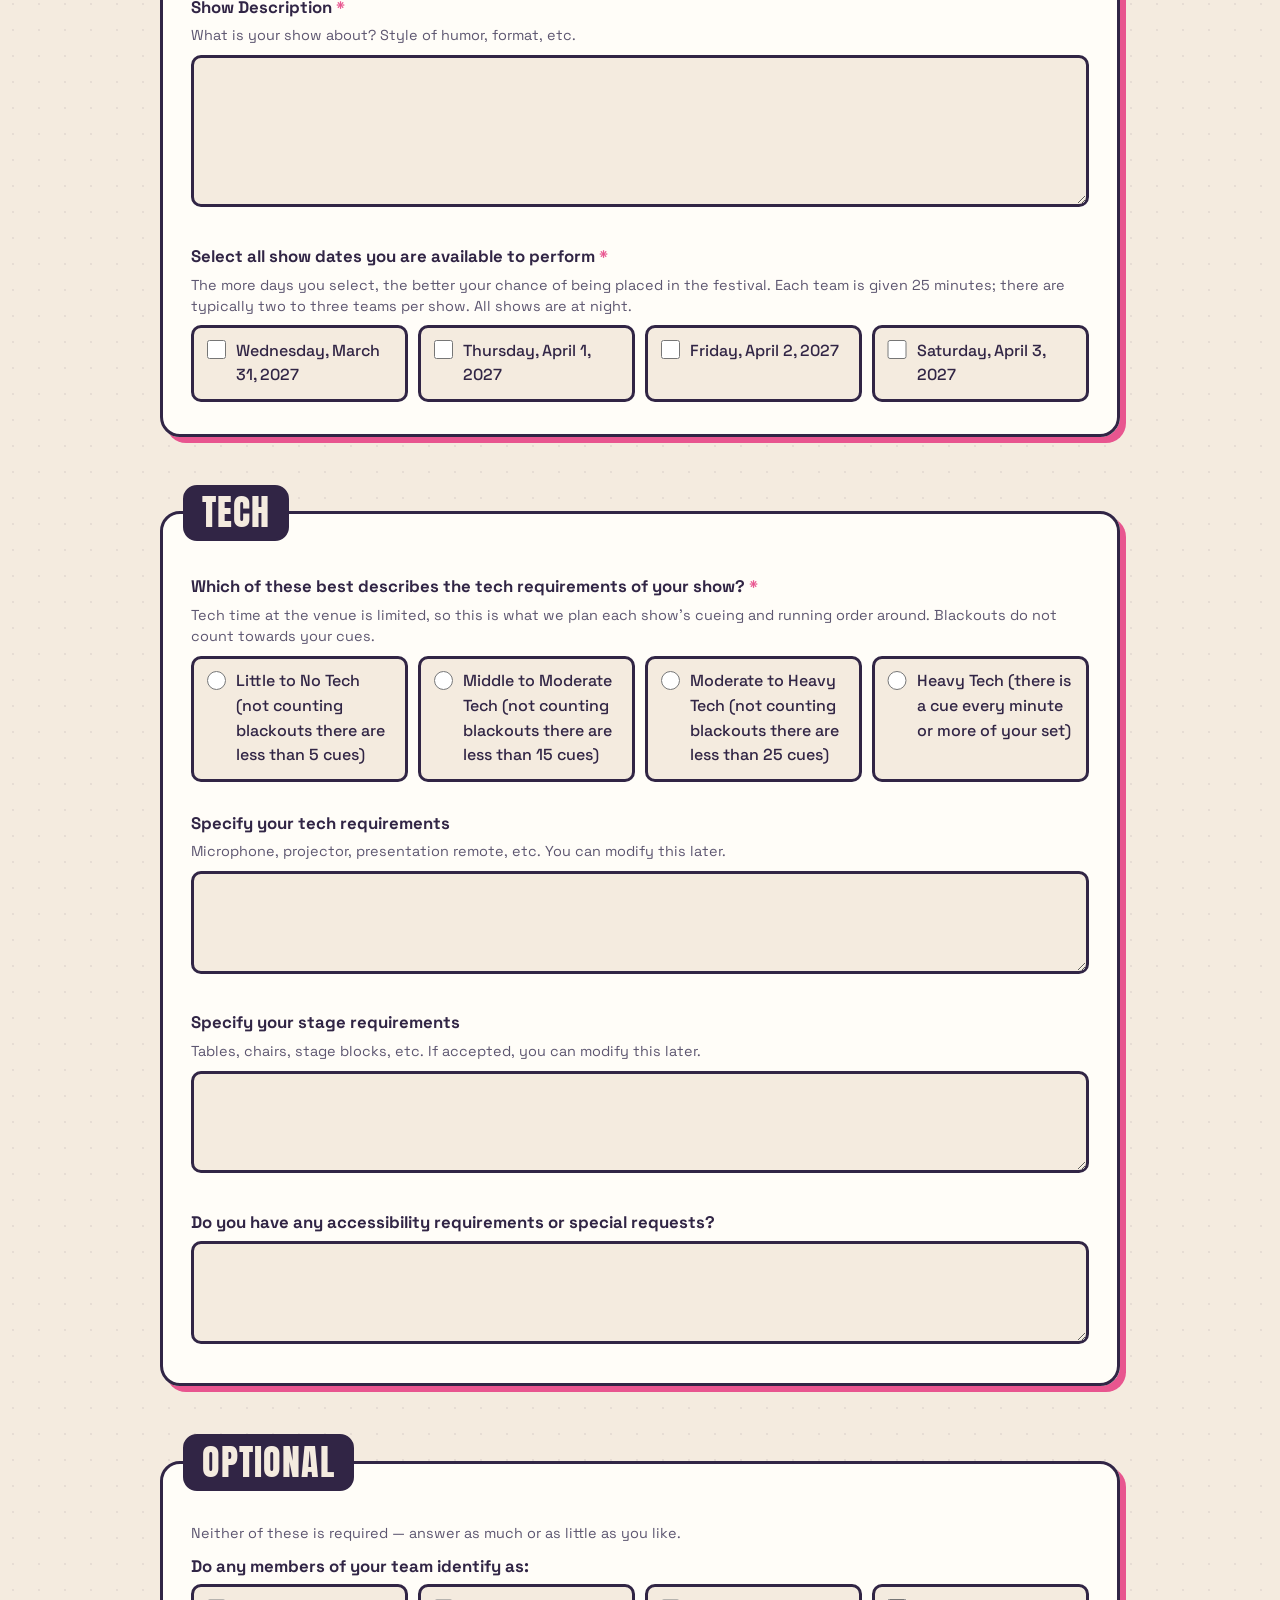
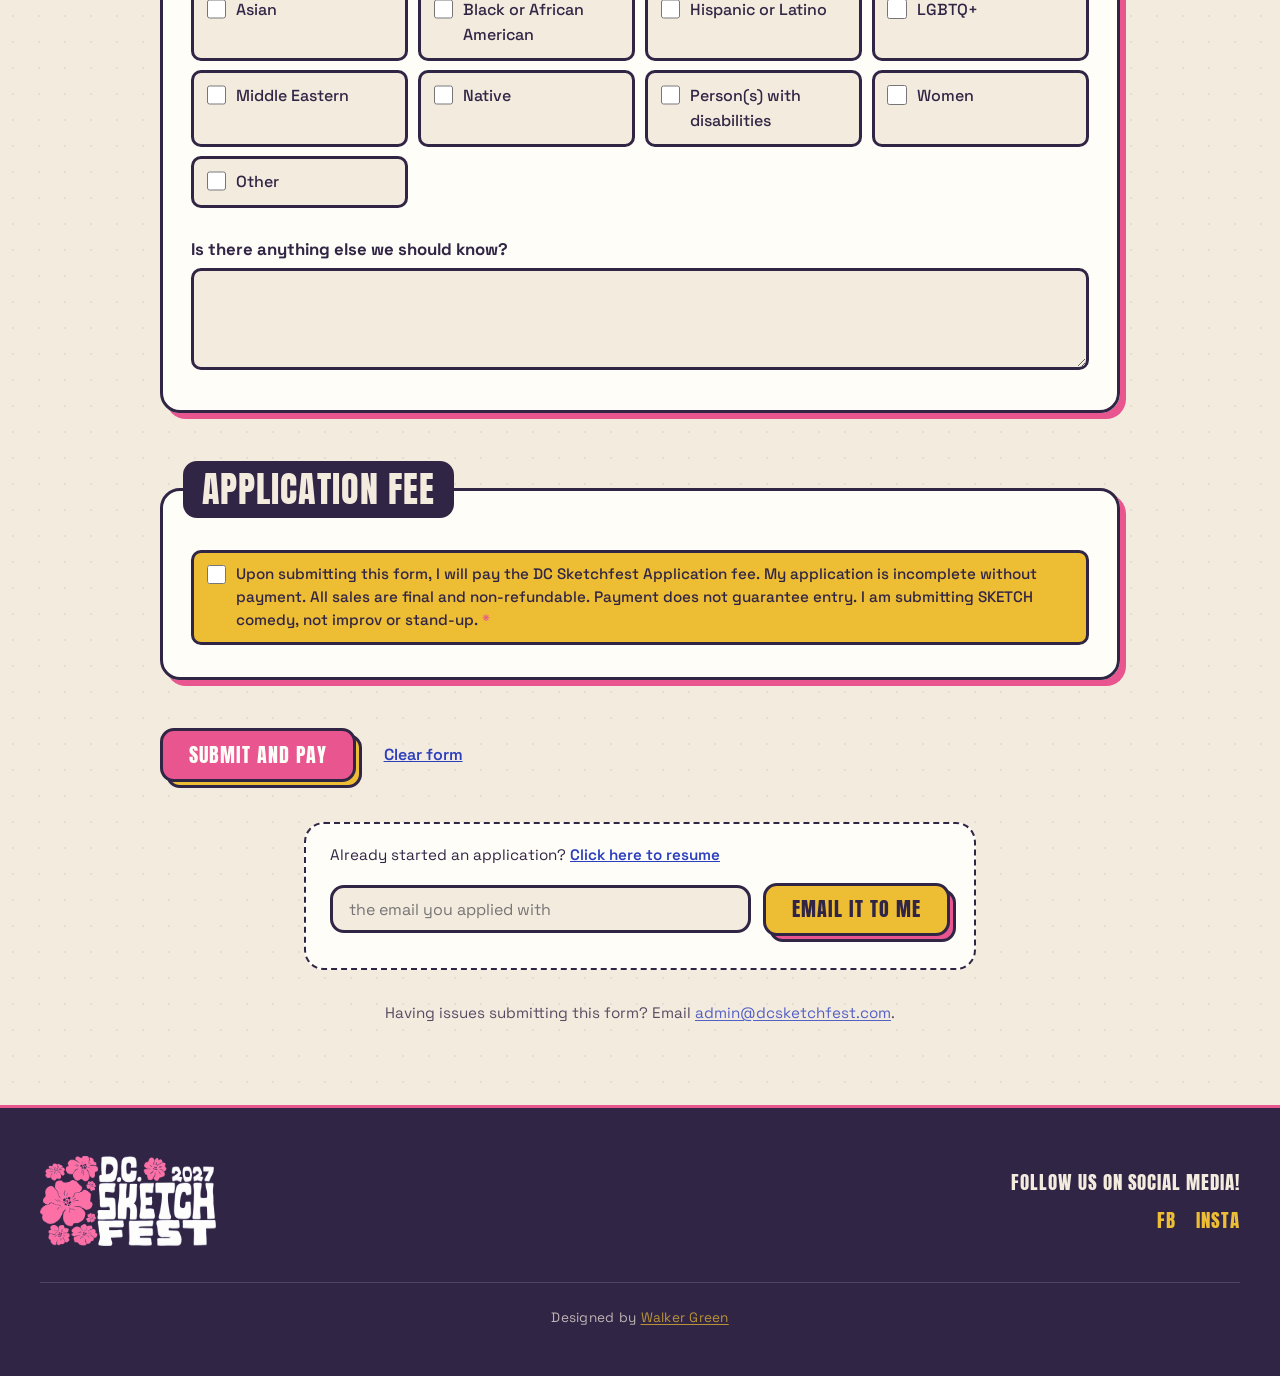
<file: apply/index.html>
<!DOCTYPE html>
<html lang="en">
<head>
<meta charset="utf-8">
<meta name="robots" content="noindex, nofollow">
<meta name="viewport" content="width=device-width, initial-scale=1">

<!-- Google tag (gtag.js) -->
<script async src="https://www.googletagmanager.com/gtag/js?id=G-5WTXCDDHMK"></script>
<script>
  window.dataLayer = window.dataLayer || [];
  function gtag(){dataLayer.push(arguments);}
  gtag('js', new Date());

  gtag('config', 'G-5WTXCDDHMK');
</script>
<title>Apply to Perform - DC Sketchfest 2027</title>
<meta name="description" content="Applications are open for DC Sketchfest 2027, March 31 to April 3 in Washington, DC. Apply by December 13 - save your application and come back to finish it any time.">

<meta property="og:type" content="website">
<meta property="og:url" content="https://dcsketchfest.com/apply/">
<meta property="og:title" content="Applications Open - DC Sketchfest 2027">
<meta property="og:description" content="DC Sketchfest 2027 runs March 31 to April 3 in Washington, DC. Applications are open through December 13.">
<meta property="og:image" content="https://dcsketchfest.com/assets/img/brand/og-apply-2027.png">
<meta name="twitter:card" content="summary_large_image">

<link rel="canonical" href="https://dcsketchfest.com/apply/">
<link rel="icon" href="/assets/img/brand/favicon.svg" type="image/svg+xml">
<link rel="icon" href="/assets/img/brand/favicon-32.png" sizes="32x32">
<link rel="apple-touch-icon" href="/assets/img/brand/favicon-256.png">

<link rel="preconnect" href="https://fonts.googleapis.com">
<link rel="preconnect" href="https://fonts.gstatic.com" crossorigin>
<link href="https://fonts.googleapis.com/css2?family=Anton&family=Space+Grotesk:wght@400;500;600;700&display=swap" rel="stylesheet">
<link rel="stylesheet" href="/assets/css/style.css">
<link rel="stylesheet" href="/assets/css/apply.css">
</head>
<body class="apply-page">
<a class="skip-link" href="#form">Skip to the application</a>

<!-- ============================================================== nav === -->
<header class="navbar">
  <div class="nav-inner">
    <div class="nav-bar">
      <a href="/" class="brand" aria-label="DC Sketchfest home"><img class="brand-logo" src="/assets/img/brand/logo-2027.png" alt="DC Sketchfest 2027" width="1000" height="523"></a>

      <nav id="nav-links" class="nav-links" aria-label="Main">
        <!-- Matches staging's own nav: no Photos page exists in this repo. -->
        <a class="nav-link" href="/#about-section">2027</a>
        <a class="nav-link" href="/apply/" aria-current="page">Apply</a>
        <a class="nav-link" href="/volunteer/">Volunteer</a>
        <a class="nav-link" href="/performers-2026/">Past Lineups</a>
        <a class="nav-link" href="/photos/">Photos</a>
        <a class="nav-link" href="/#faq-section">FAQ</a>
        <a class="nav-link" href="mailto:admin@dcsketchfest.com?subject=Question">Contact</a>
        <a class="nav-link nav-donate-mobile" href="https://givebutter.com/dcsketchfest2027">Donate</a>
      </nav>

      <a class="btn nav-donate-desktop" href="https://givebutter.com/dcsketchfest2027"><span>Donate</span></a>

      <button class="nav-toggle" type="button" aria-expanded="false" aria-controls="nav-links" aria-label="Menu">
        <span></span><span></span><span></span>
      </button>
    </div>
  </div>
</header>

<!-- ============================================================= intro === -->
<section class="section section--teal apply-hero">
  <div class="pad pad-md">
    <div class="container container--md apply-intro">
      <h1 class="h-lg text-yellow">DC Sketchfest <span data-cfg="year">2027</span> Application</h1>
      <p class="body-copy text-white" data-cfg="dates_line">March 31&ndash;April 3, 2027 &mdash; MILKCRATE and Sitar Arts Center</p>
      <p class="body-copy text-white">Washington, DC&rsquo;s <span data-cfg="edition">4th</span> Annual Sketch Comedy Festival</p>
    </div>
  </div>
</section>

<section class="section section--cream apply-body">
  <div class="pad pad-md">
    <div class="container container--md">

      <div class="apply-notes">
        <div class="apply-note">
          <h2 class="h-xs">Instructions</h2>
          <p>Apply now to perform at DC Sketchfest! Please note: DC Sketchfest is dedicated to sketch comedy only&mdash;improv and stand-up acts will not be considered, and application fees are non-refundable. After submitting your form, you&rsquo;ll be prompted to pay the DC Sketchfest application fee. <strong>Applications are incomplete without payment.</strong></p>
          <p><strong>Important:</strong> All sales are final. Payment does not guarantee acceptance into the festival.</p>
        </div>

        <div class="apply-note">
          <h2 class="h-xs">Deadlines</h2>
          <!-- Rewritten from CONFIG.deadlines in apply.js; the copy below is the
               no-JS fallback, so the two have to be kept in step. -->
          <div id="deadlines">
            <p>Early Application ($25) &ndash; October 20 to October 31.</p>
            <p>Standard Application ($30) &ndash; November 1 to November 30.</p>
            <p>Late Application ($40) &ndash; December 1 to December 13.</p>
            <p><strong>Applications close December 13, 11:59 PM ET.</strong></p>
          </div>
          <!-- Written by apply.js only when Settings carries a tax rate or a
               service fee: the prices above are the application fee on its own,
               and someone who reads "$25" here and meets $27.61 at the card step
               has been quoted the wrong number. Empty by default, so with both
               off this panel is exactly the four lines above it. -->
          <p class="fee-extras-note" id="fee-extras-note" hidden></p>
        </div>

        <div class="apply-note">
          <h2 class="h-xs">Location</h2>
          <p data-cfg="location">All shows are in Washington, DC. MILKCRATE hosts Wednesday and Thursday; Sitar Arts Center hosts Friday and Saturday.</p>
        </div>

        <div class="apply-note">
          <h2 class="h-xs">Questions</h2>
          <p>Read our <a href="/#faq-section">FAQs</a> or email <a href="mailto:admin@dcsketchfest.com">admin@dcsketchfest.com</a>.</p>
          <p><strong>Notification:</strong> <span data-cfg="notification">All applicants will be contacted mid-January 2027.</span></p>
        </div>
      </div>

      <!-- Save bar: sticky status + the "finish later" affordance. Hidden until
           JS has confirmed it can actually reach the backend. -->
      <div class="save-bar" id="save-bar" hidden>
        <span class="save-status" id="save-status" role="status" aria-live="polite">Not saved yet</span>
        <button type="button" class="btn btn--yellow save-later" id="save-later"><span>Save &amp; finish later</span></button>
      </div>

      <form id="form" class="apply-form" novalidate>
        <!-- Bots fill hidden fields; humans never see this one. -->
        <p class="hp" aria-hidden="true"><label>Leave this empty <input type="text" name="website" tabindex="-1" autocomplete="off"></label></p>

        <fieldset class="field-group">
          <legend class="h-sm">Your team</legend>

          <div class="field">
            <label for="team_name">Team or Performer Name <span class="req">*</span></label>
            <input type="text" id="team_name" name="team_name" autocomplete="organization" required>
          </div>

          <div class="field">
            <label for="bio">Team or Performer Bio <span class="req">*</span></label>
            <p class="help">This will be used to promote shows.</p>
            <textarea id="bio" name="bio" rows="5" required></textarea>
          </div>

          <div class="field">
            <label for="team_size">Team Size <span class="req">*</span></label>
            <p class="help">How many festival badges will you need?</p>
            <input type="number" id="team_size" name="team_size" min="1" max="99" step="1" inputmode="numeric" required>
          </div>

          <div class="field">
            <label for="home">Home Theater / Home Town <span class="req">*</span></label>
            <input type="text" id="home" name="home" required>
          </div>

          <div class="field">
            <label for="instagram">Team or Performer Instagram</label>
            <input type="text" id="instagram" name="instagram" placeholder="@dcsketchfest">
          </div>

          <div class="field">
            <label for="photo">Group Photo or Headshot <span class="req">*</span></label>
            <p class="help">This will be used to promote shows. JPG, PNG or HEIC, up to 10&nbsp;MB &mdash; large photos are shrunk in your browser before uploading.</p>
            <div class="dropzone" id="dropzone">
              <input type="file" id="photo" name="photo" accept="image/*">
              <div class="dropzone-inner">
                <img class="photo-preview" id="photo-preview" alt="" hidden>
                <p class="dropzone-text" id="dropzone-text">Drop a photo here or <span class="link">click to browse</span></p>
              </div>
            </div>
            <button type="button" class="text-btn" id="photo-remove" hidden>Remove photo</button>
          </div>
        </fieldset>

        <fieldset class="field-group">
          <legend class="h-sm">Point of contact</legend>

          <div class="field-row">
            <div class="field">
              <label for="contact_first">First Name <span class="req">*</span></label>
              <input type="text" id="contact_first" name="contact_first" autocomplete="given-name" required>
            </div>
            <div class="field">
              <label for="contact_last">Last Name <span class="req">*</span></label>
              <input type="text" id="contact_last" name="contact_last" autocomplete="family-name" required>
            </div>
          </div>

          <div class="field-row">
            <div class="field">
              <label for="contact_email">Email <span class="req">*</span></label>
              <p class="help">Where we send your receipt and your decision.</p>
              <input type="email" id="contact_email" name="contact_email" autocomplete="email" required>
            </div>
            <div class="field">
              <label for="contact_phone">Phone <span class="req">*</span></label>
              <input type="tel" id="contact_phone" name="contact_phone" autocomplete="tel" required>
            </div>
          </div>
        </fieldset>

        <fieldset class="field-group">
          <legend class="h-sm">Your show</legend>

          <div class="field">
            <label for="tape">Performance Tape <span class="req">*</span></label>
            <p class="help">Paste a link to your tape &mdash; a YouTube or Vimeo link is strongly preferred.</p>
            <input type="url" id="tape" name="tape" placeholder="https://" required>

            <details class="guidelines">
              <summary>Submission guidelines for your tape</summary>
              <ul>
                <li><strong>Tape length:</strong> submit a 15&ndash;20-minute video. Shorter submissions, such as a 5- or 10-minute tape, won&rsquo;t provide enough material for our judges to score accurately. Material beyond 20 minutes will not be watched.</li>
                <li><strong>Content order:</strong> include your best material first and prioritize LIVE performance footage. Digital shorts (filmed content) are discouraged unless they strongly reflect your live show style.</li>
                <li><strong>Video format:</strong> to avoid playback and permission issues, we strongly recommend submitting a YouTube or Vimeo link instead of using file-sharing sites like Google Drive or Dropbox. If you have multiple videos, please edit them into a single video before submitting.</li>
                <li><strong>Judging process:</strong> your submission will be evaluated by a randomly assigned panel in the first round. Tailor your material for an audience unfamiliar with your previous work.</li>
              </ul>
              <p>Email <a href="mailto:admin@dcsketchfest.com">admin@dcsketchfest.com</a> if you have additional questions.</p>
            </details>
          </div>

          <div class="field">
            <label for="show_description">Show Description <span class="req">*</span></label>
            <p class="help">What is your show about? Style of humor, format, etc.</p>
            <textarea id="show_description" name="show_description" rows="5" required></textarea>
          </div>

          <fieldset class="field checkgroup" id="dates-group">
            <legend>Select all show dates you are available to perform <span class="req">*</span></legend>
            <p class="help">The more days you select, the better your chance of being placed in the festival. Each team is given 25 minutes; there are typically two to three teams per show. All shows are at night.</p>
            <div class="checks" id="dates-checks">
              <!-- Populated from CONFIG.dates in apply.js so a new festival year
                   is a one-line edit rather than a markup rewrite. -->
            </div>
          </fieldset>
        </fieldset>

        <fieldset class="field-group">
          <legend class="h-sm">Tech</legend>

          <fieldset class="field checkgroup" id="tech-level-group">
            <legend>Which of these best describes the tech requirements of your show? <span class="req">*</span></legend>
            <p class="help">Tech time at the venue is limited, so this is what we plan each show&rsquo;s cueing and running order around. Blackouts do not count towards your cues.</p>
            <div class="checks">
              <label class="check"><input type="radio" name="tech_level" value="Little to No Tech (not counting blackouts there are less than 5 cues)"><span>Little to No Tech (not counting blackouts there are less than 5 cues)</span></label>
              <label class="check"><input type="radio" name="tech_level" value="Middle to Moderate Tech (not counting blackouts there are less than 15 cues)"><span>Middle to Moderate Tech (not counting blackouts there are less than 15 cues)</span></label>
              <label class="check"><input type="radio" name="tech_level" value="Moderate to Heavy Tech (not counting blackouts there are less than 25 cues)"><span>Moderate to Heavy Tech (not counting blackouts there are less than 25 cues)</span></label>
              <label class="check"><input type="radio" name="tech_level" value="Heavy Tech (there is a cue every minute or more of your set)"><span>Heavy Tech (there is a cue every minute or more of your set)</span></label>
            </div>
          </fieldset>

          <div class="field">
            <label for="tech_reqs">Specify your tech requirements</label>
            <p class="help">Microphone, projector, presentation remote, etc. You can modify this later.</p>
            <textarea id="tech_reqs" name="tech_reqs" rows="3"></textarea>
          </div>

          <div class="field">
            <label for="stage_reqs">Specify your stage requirements</label>
            <p class="help">Tables, chairs, stage blocks, etc. If accepted, you can modify this later.</p>
            <textarea id="stage_reqs" name="stage_reqs" rows="3"></textarea>
          </div>

          <div class="field">
            <label for="accessibility">Do you have any accessibility requirements or special requests?</label>
            <textarea id="accessibility" name="accessibility" rows="3"></textarea>
          </div>
        </fieldset>

        <fieldset class="field-group">
          <legend class="h-sm">Optional</legend>
          <p class="help group-help">Neither of these is required &mdash; answer as much or as little as you like.</p>

          <fieldset class="field checkgroup">
            <legend>Do any members of your team identify as:</legend>
            <div class="checks">
              <label class="check"><input type="checkbox" name="representation" value="Asian"><span>Asian</span></label>
              <label class="check"><input type="checkbox" name="representation" value="Black or African American"><span>Black or African American</span></label>
              <label class="check"><input type="checkbox" name="representation" value="Hispanic or Latino"><span>Hispanic or Latino</span></label>
              <label class="check"><input type="checkbox" name="representation" value="LGBTQ+"><span>LGBTQ+</span></label>
              <label class="check"><input type="checkbox" name="representation" value="Middle Eastern"><span>Middle Eastern</span></label>
              <label class="check"><input type="checkbox" name="representation" value="Native"><span>Native</span></label>
              <label class="check"><input type="checkbox" name="representation" value="Person(s) with disabilities"><span>Person(s) with disabilities</span></label>
              <label class="check"><input type="checkbox" name="representation" value="Women"><span>Women</span></label>
              <label class="check"><input type="checkbox" name="representation" value="Other" id="rep-other"><span>Other</span></label>
            </div>
            <div class="field" id="rep-other-field" hidden>
              <label for="representation_other">Please specify</label>
              <input type="text" id="representation_other" name="representation_other">
            </div>
          </fieldset>

          <div class="field">
            <label for="anything_else">Is there anything else we should know?</label>
            <textarea id="anything_else" name="anything_else" rows="3"></textarea>
          </div>
        </fieldset>

        <fieldset class="field-group">
          <legend class="h-sm">Application fee</legend>
          <!-- Unhidden by apply.js when someone who has already paid comes back
               to change an answer: the agreement still has to be ticked, but it
               must not read as a fee they are about to be charged a second
               time. -->
          <p class="help" id="fee-paid-note" hidden>Your application fee is already paid. This is the agreement you made when you first applied &mdash; leave it ticked.</p>

          <!-- The itemised price, filled from GET /apply/fee. The Worker is the
               only thing that computes money; this renders what it reports and
               hard-codes no amount. Hidden unless there is a tax or service-fee
               line to itemise, because with neither set the agreement below
               already states the one number in full. -->
          <div id="fee-breakdown" hidden></div>

          <div class="field">
            <label class="check check--agree">
              <input type="checkbox" name="agree" id="agree" required>
              <span>Upon submitting this form, I will pay the DC Sketchfest Application fee<span id="agree-total"></span>. My application is incomplete without payment. All sales are final and non-refundable. Payment does not guarantee entry. I am submitting SKETCH comedy, not improv or stand-up. <span class="req">*</span></span>
            </label>
          </div>
        </fieldset>

        <div class="errors" id="errors" role="alert" hidden></div>

        <div class="form-actions">
          <button type="submit" class="btn btn--purple" id="submit"><span>Submit and pay</span></button>
          <button type="button" class="text-btn" id="clear">Clear form</button>
        </div>
      </form>

      <!-- Sits outside the form so it is still on the page when the form is
           swapped out for the confirmation, and still there if the submit
           itself is what failed. -->
      <!-- For someone who has NO link at all. "Save & finish later" needs an
           application already open on this device; this does not, which is the
           whole point: the person who needs it is on a different phone or
           laptop from the one they started on.

           The Worker answers an identical 200 whether or not the address has an
           application, so that this cannot be used to discover who applied --
           which means this panel must never say "found" or "not found". The
           hedged wording below is load-bearing; do not "improve" it into a
           confirmation. -->
      <div class="recover-box">
        <p class="recover-intro">Already started an application?
          <button type="button" class="text-btn" id="recover-toggle">Click here to resume</button>
        </p>
        <div class="recover-form" id="recover-form" hidden>
          <label class="visually-hidden" for="recover-email">Your email address</label>
          <input type="email" id="recover-email" placeholder="the email you applied with" autocomplete="email">
          <button type="button" class="btn btn--yellow" id="recover-send"><span>Email it to me</span></button>
          <p class="recover-status" id="recover-status" role="status" aria-live="polite"></p>
        </div>
      </div>

      <p class="apply-help-out">Having issues submitting this form? Email
        <a href="mailto:admin@dcsketchfest.com?subject=Trouble%20submitting%20my%20DC%20Sketchfest%20application">admin@dcsketchfest.com</a>.</p>

      <!-- Swapped in for the form once the application is submitted, and again
           when a change to an application that was already in is saved. -->
      <div id="done" class="done" hidden></div>

    </div>
  </div>
</section>

<!-- =========================================================== footer === -->
<footer class="footer">
  <div class="pad pad-sm">
    <div class="container footer-wrapper">
      <a class="footer-logo" href="/" title="Homepage"><img class="brand-logo brand-logo--light" src="/assets/img/brand/logo-2027-light.png" alt="DC Sketchfest 2027" width="1000" height="511"></a>
      <div class="footer-social">
        <div class="join-us">Follow us on social media!</div>
        <div class="social-links">
          <a href="https://facebook.com/dcsketchfest" target="_blank" rel="noopener">fb</a>
          <a href="https://instagram.com/dcsketchfest" target="_blank" rel="noopener">insta</a>
        </div>
      </div>
    </div>
    <p class="footer-credit">Designed by <a href="https://instagram.com/guywalks" target="_blank" rel="noopener">Walker Green</a></p>
  </div>
</footer>

<script src="/assets/js/main.js" defer></script>
<script src="/assets/js/apply.js" defer></script>
</body>
</html>
</file>
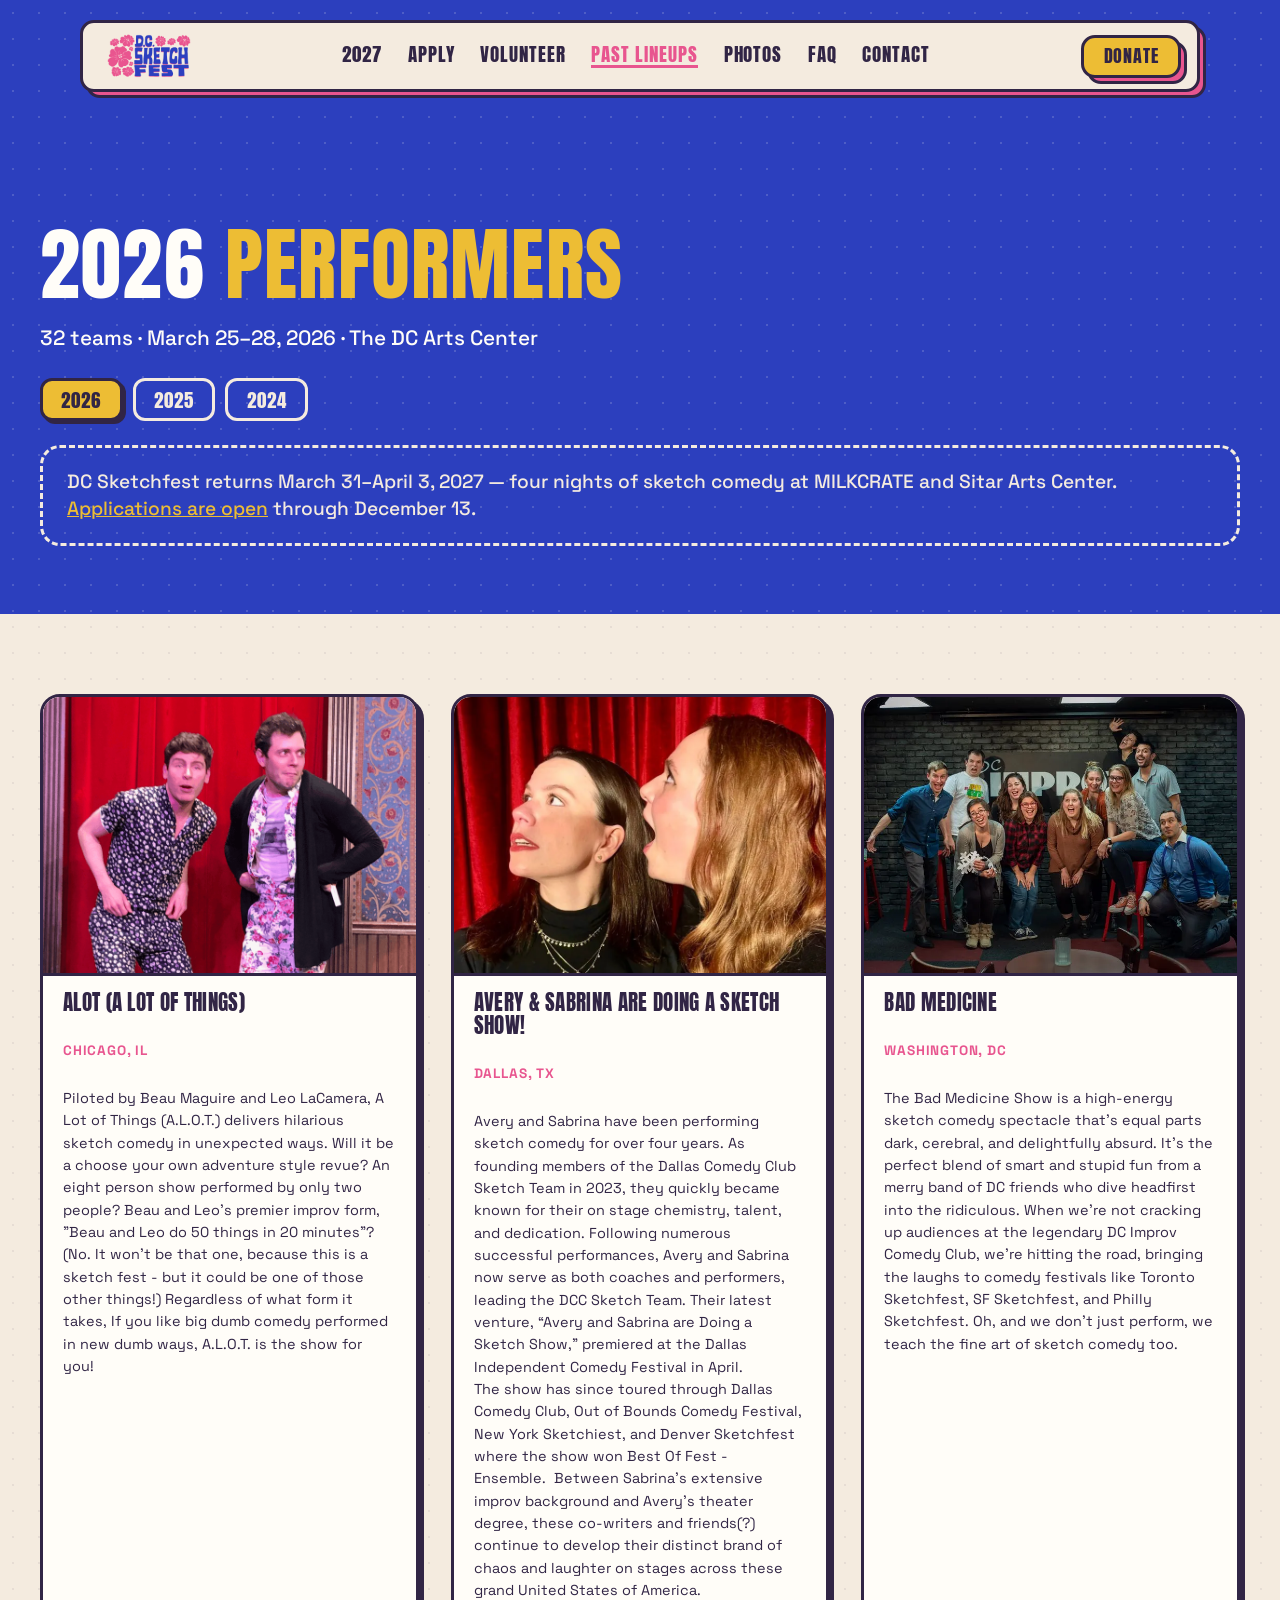
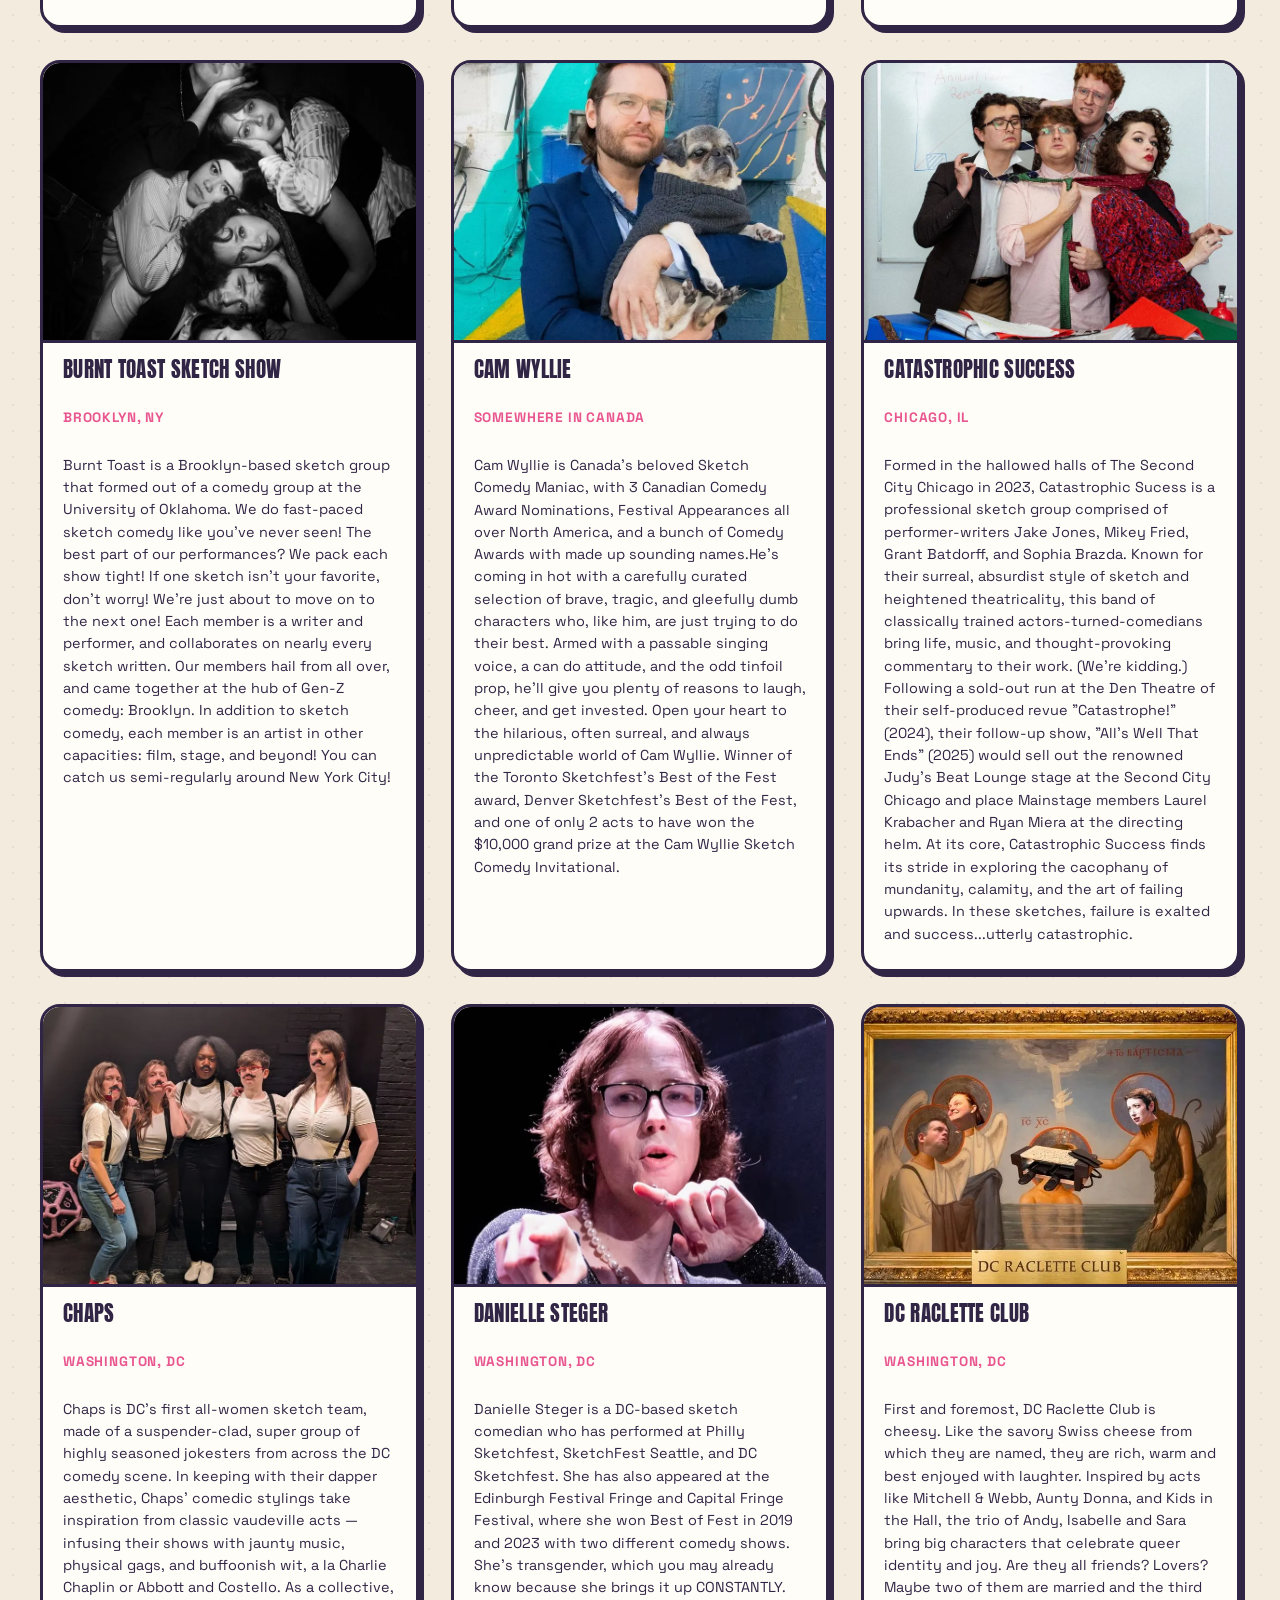
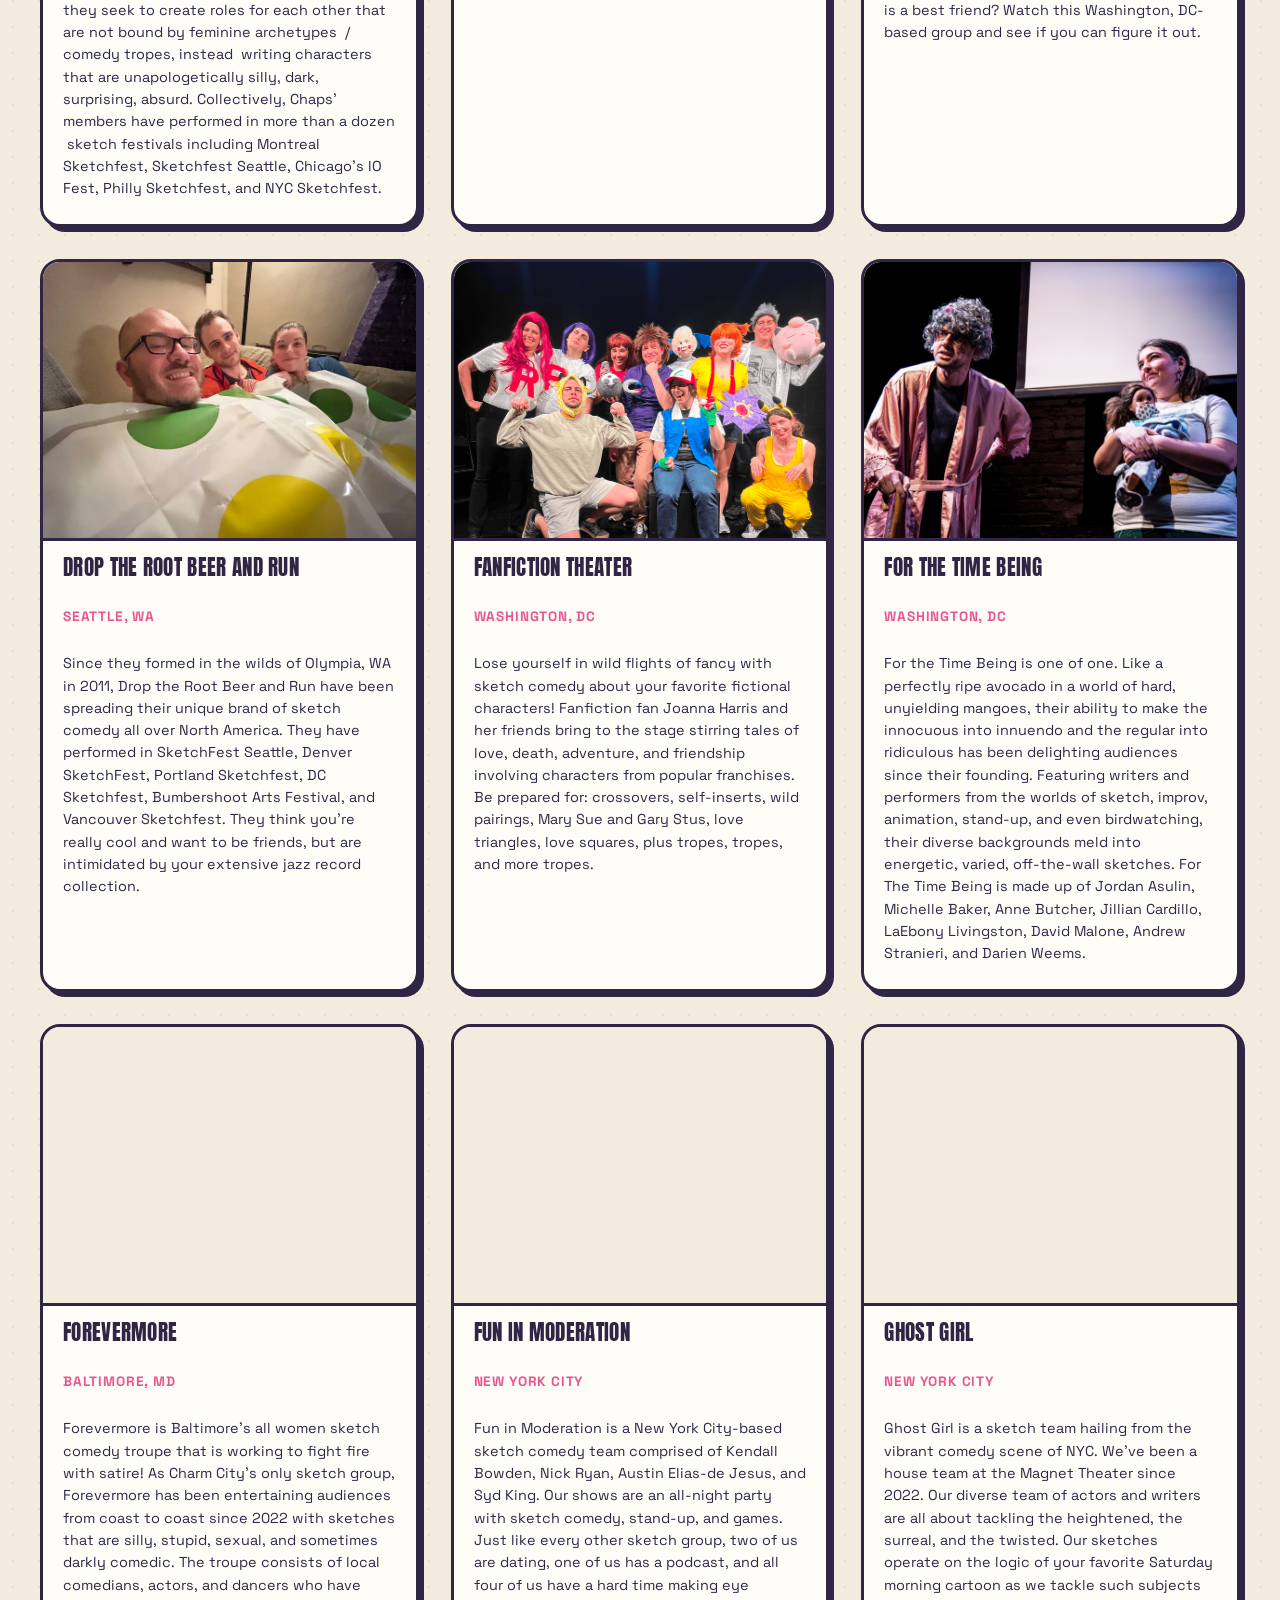
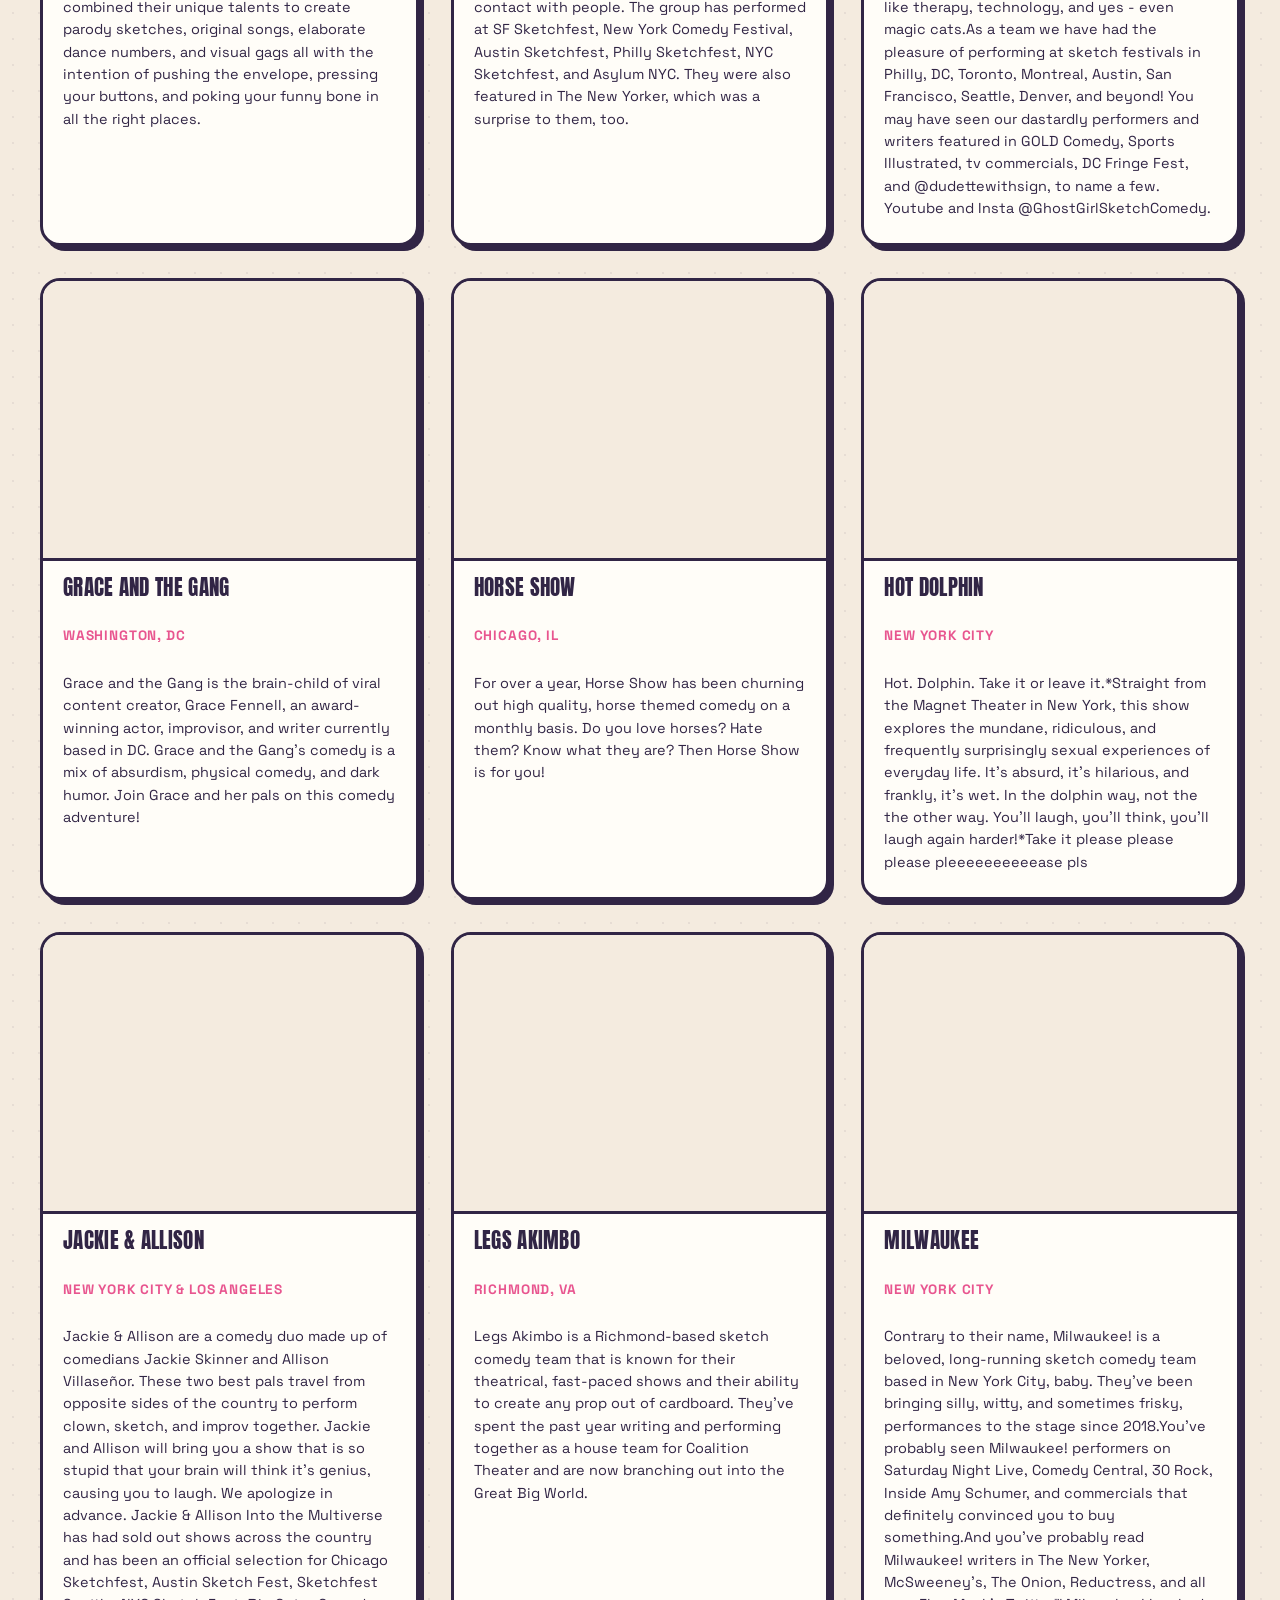
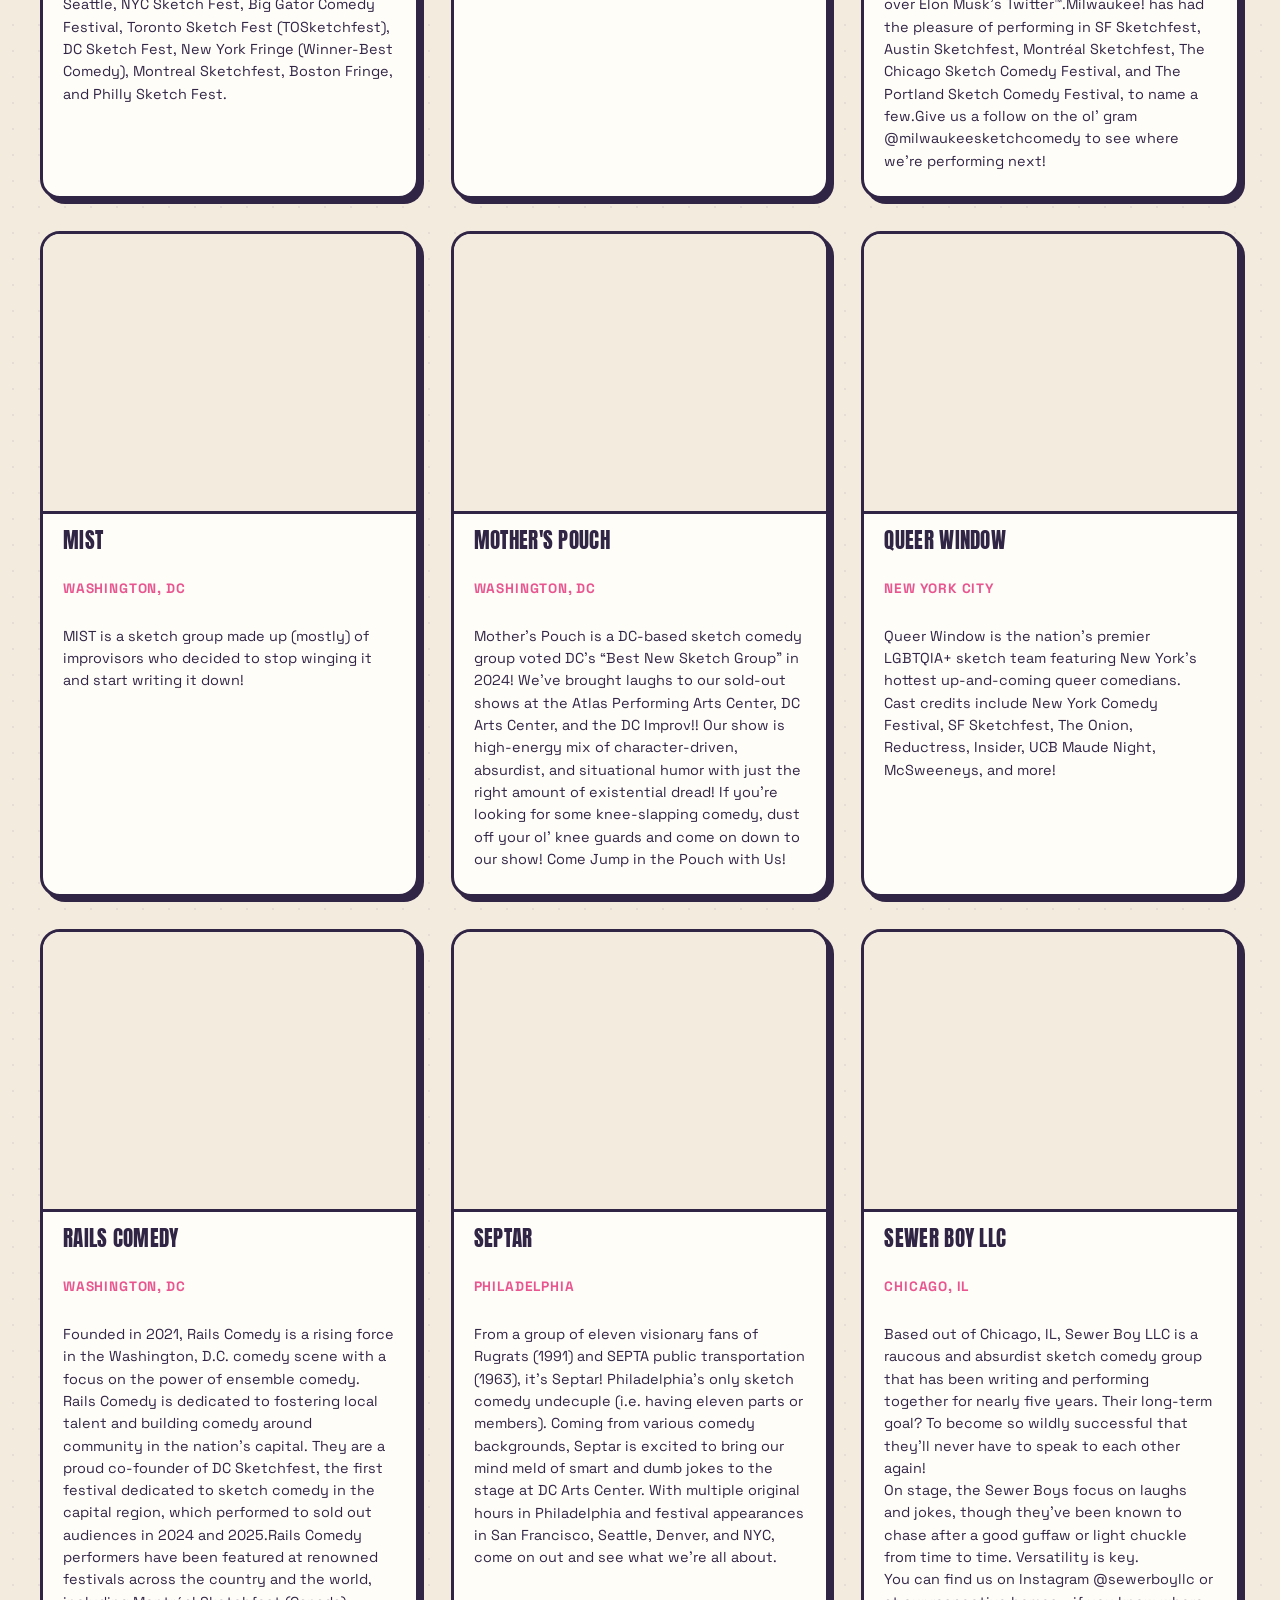
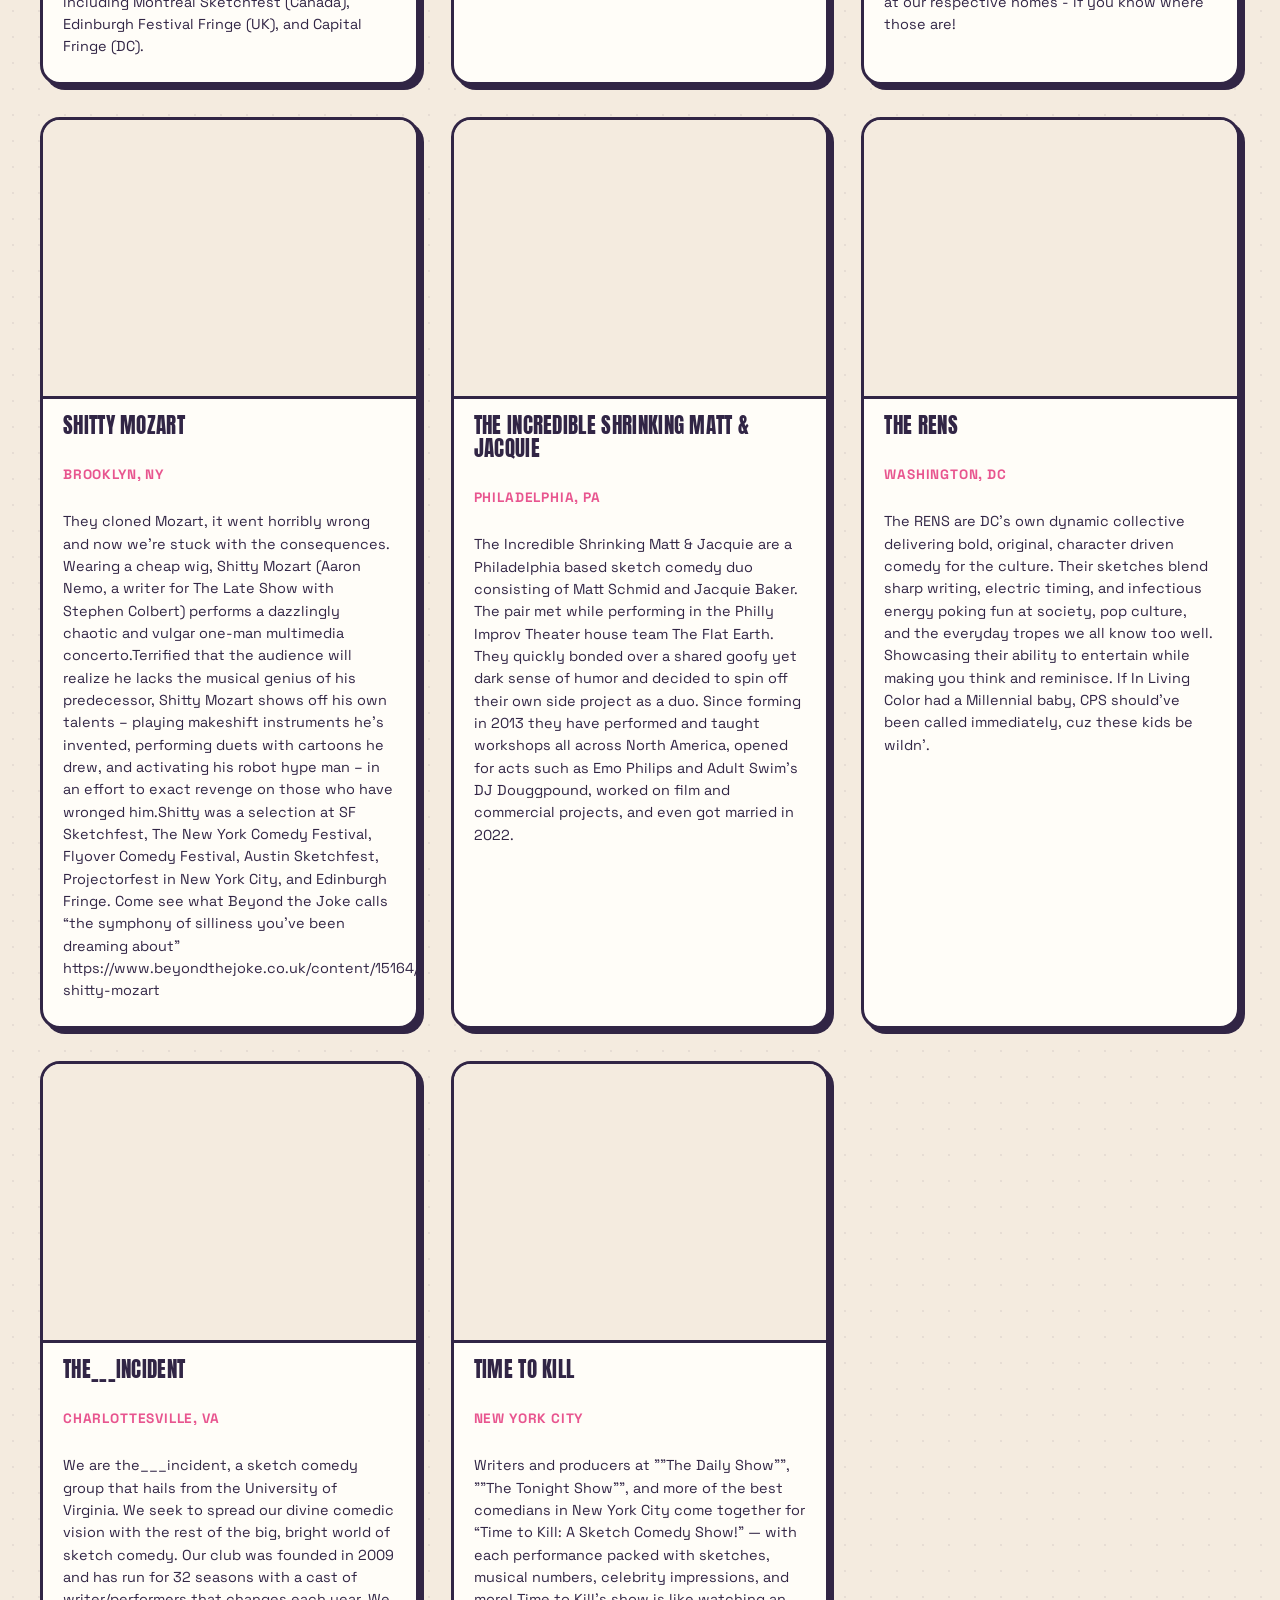
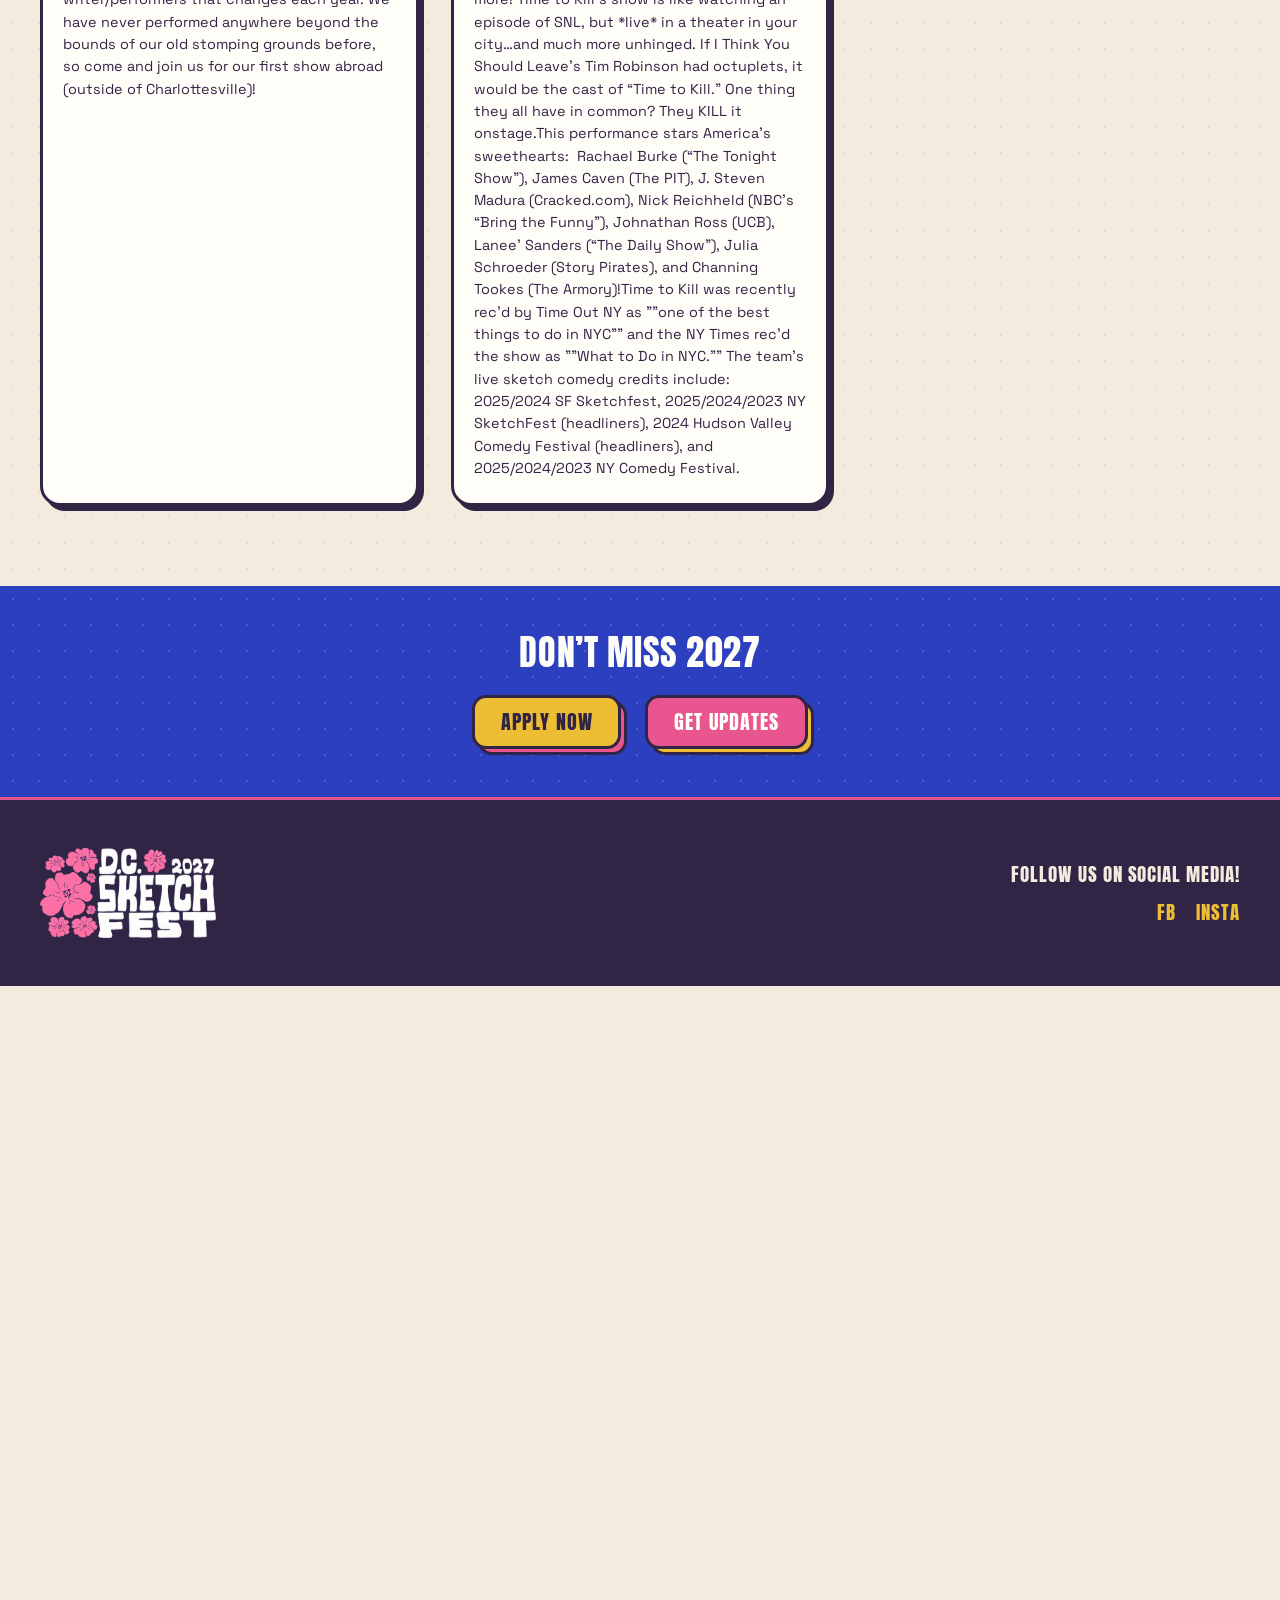
<file: past-performers/index.html>
<!DOCTYPE html>
<html lang="en">
<head>
<meta charset="utf-8">
<title>Past Performers - DC Sketchfest</title>
<link rel="canonical" href="https://dcsketchfest.com/performers-2026/">
<meta http-equiv="refresh" content="0; url=/performers-2026/">
<meta name="robots" content="noindex">
</head>
<body>
<p>Redirecting to the <a href="/performers-2026/">DC Sketchfest lineups</a>&hellip;</p>
</body>
</html>
</file>
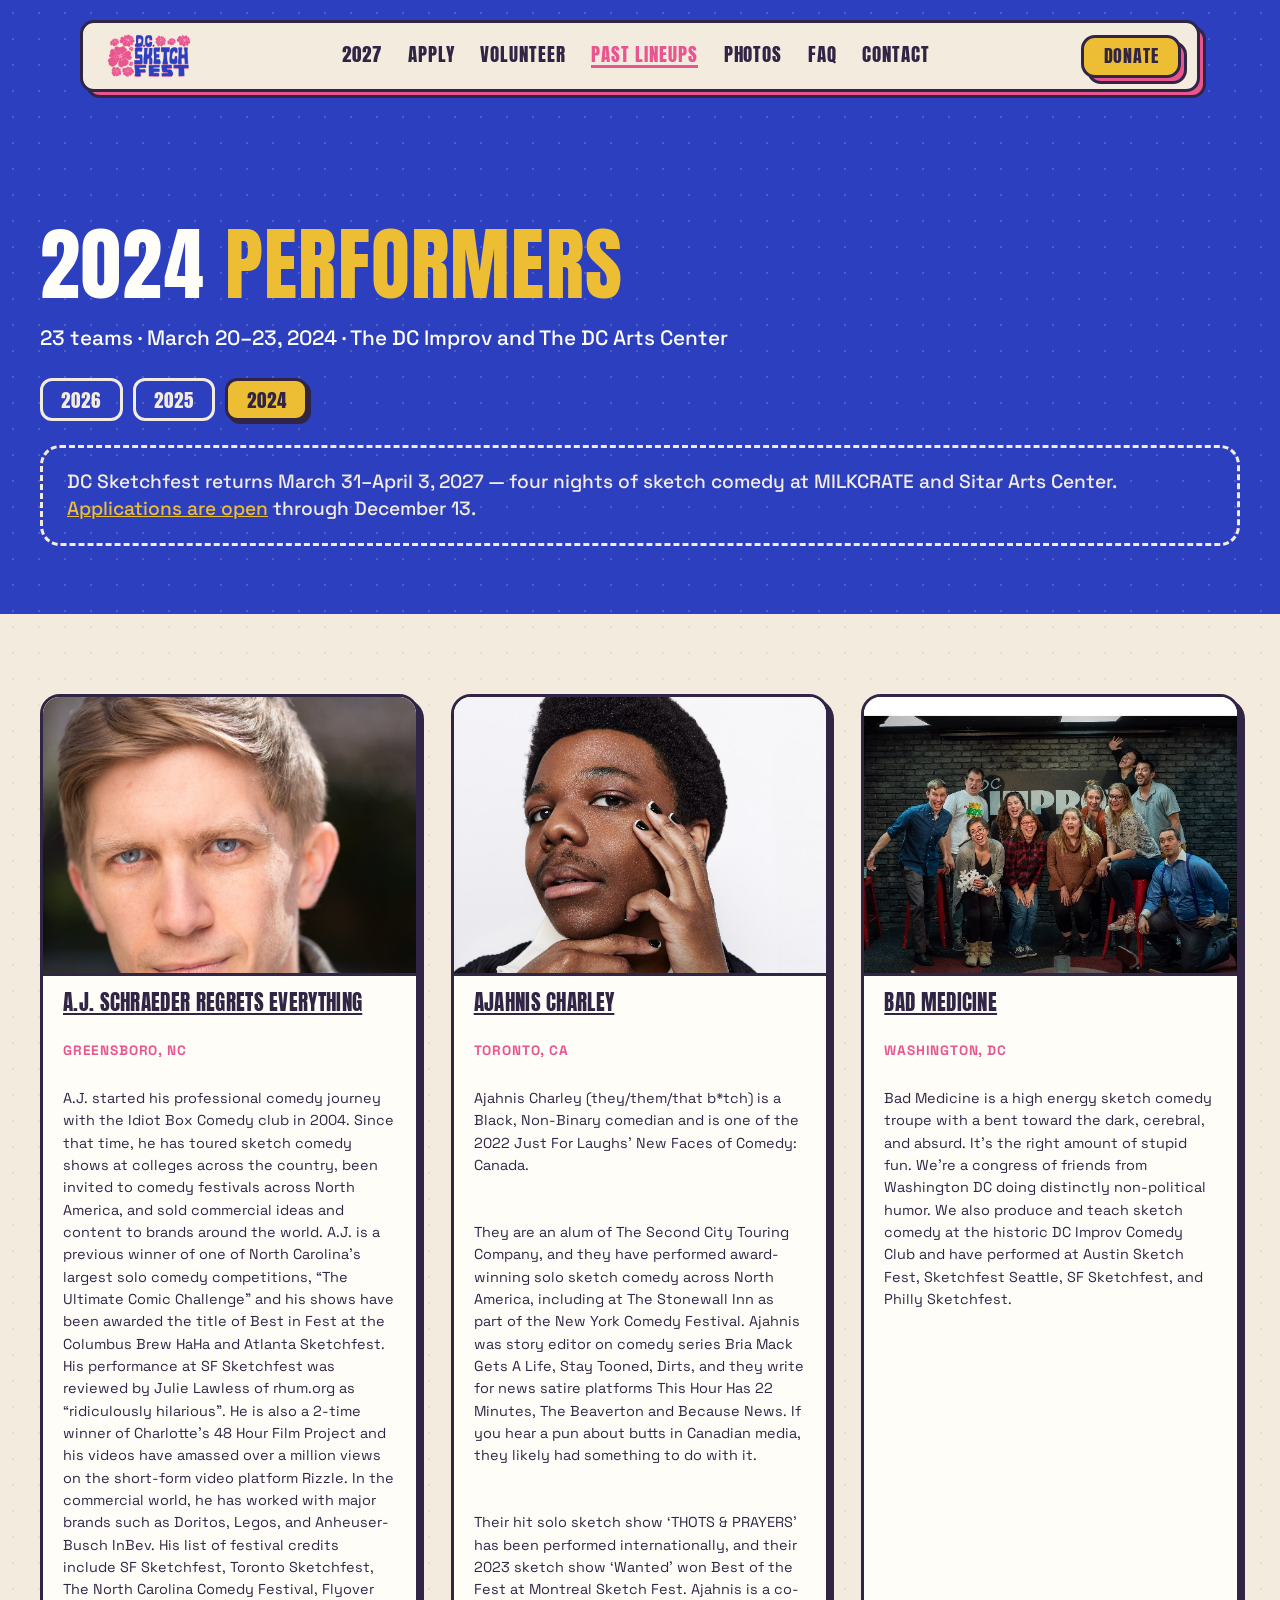
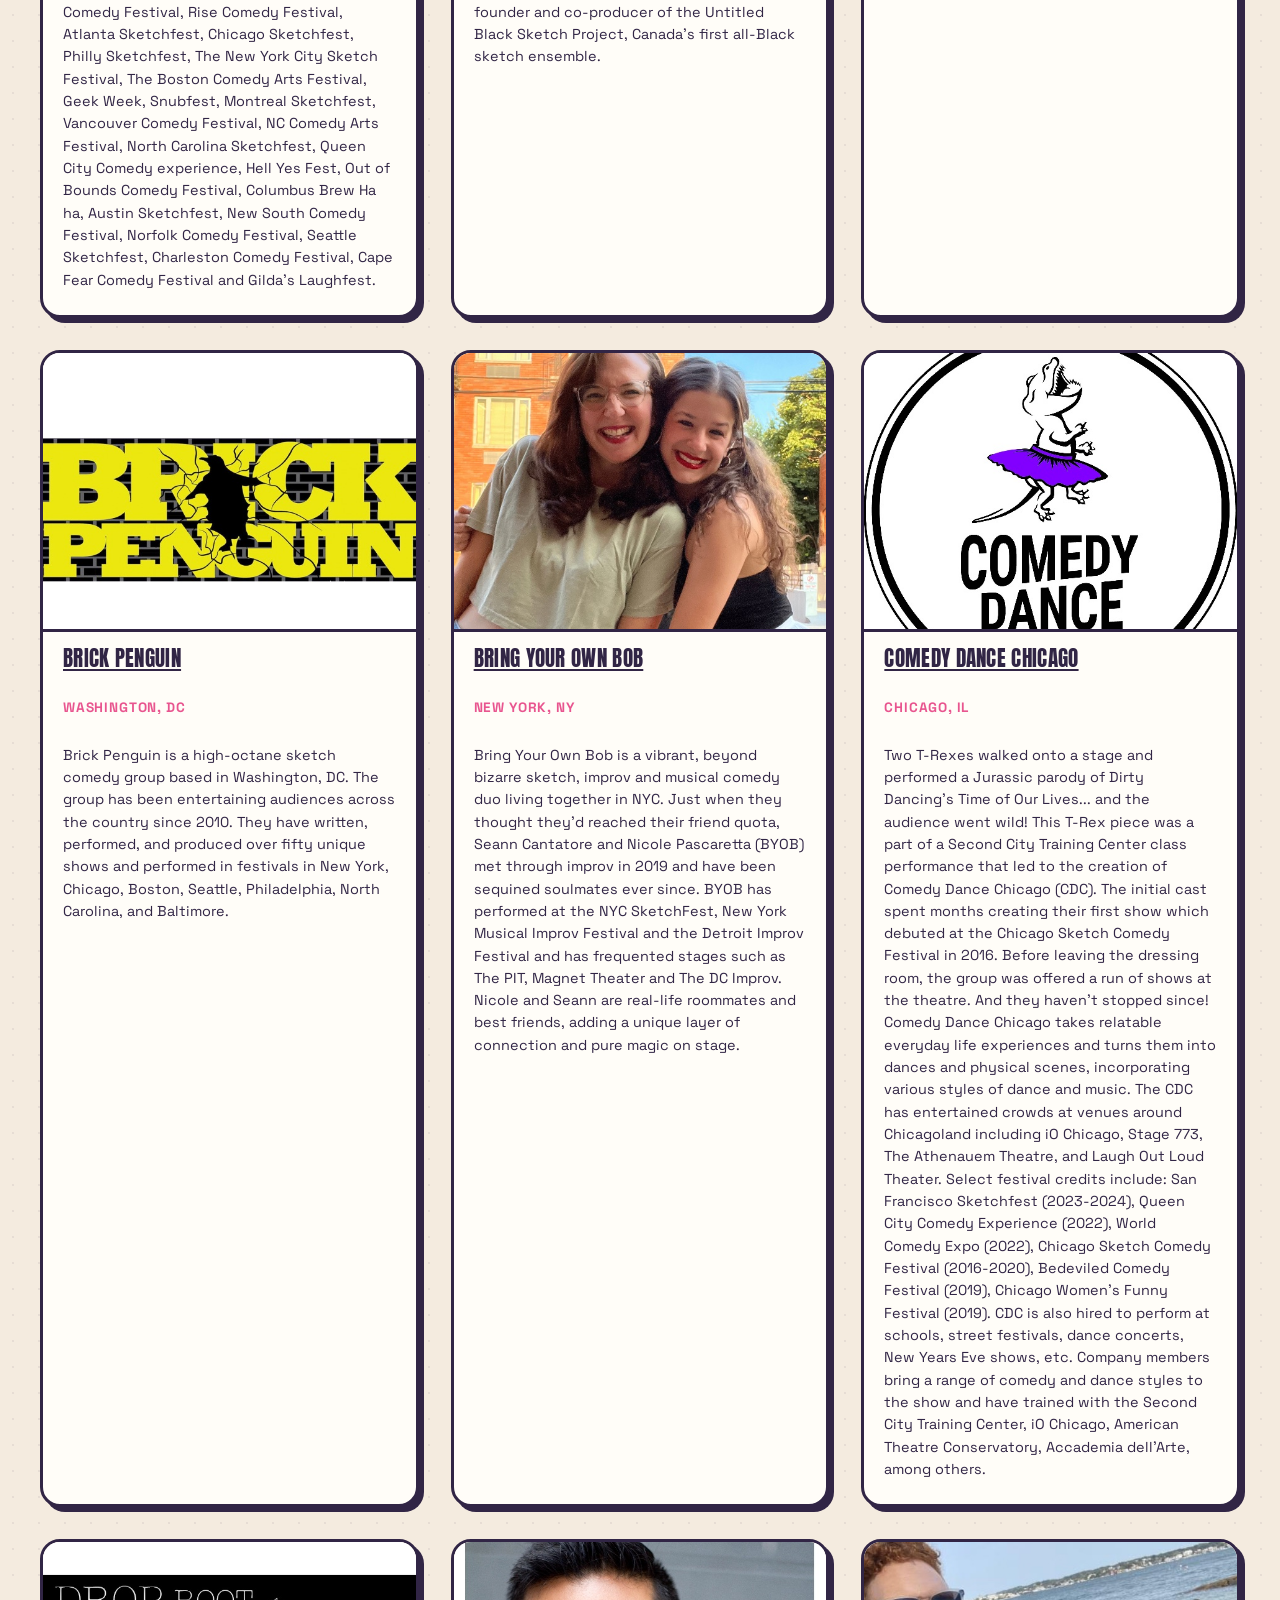
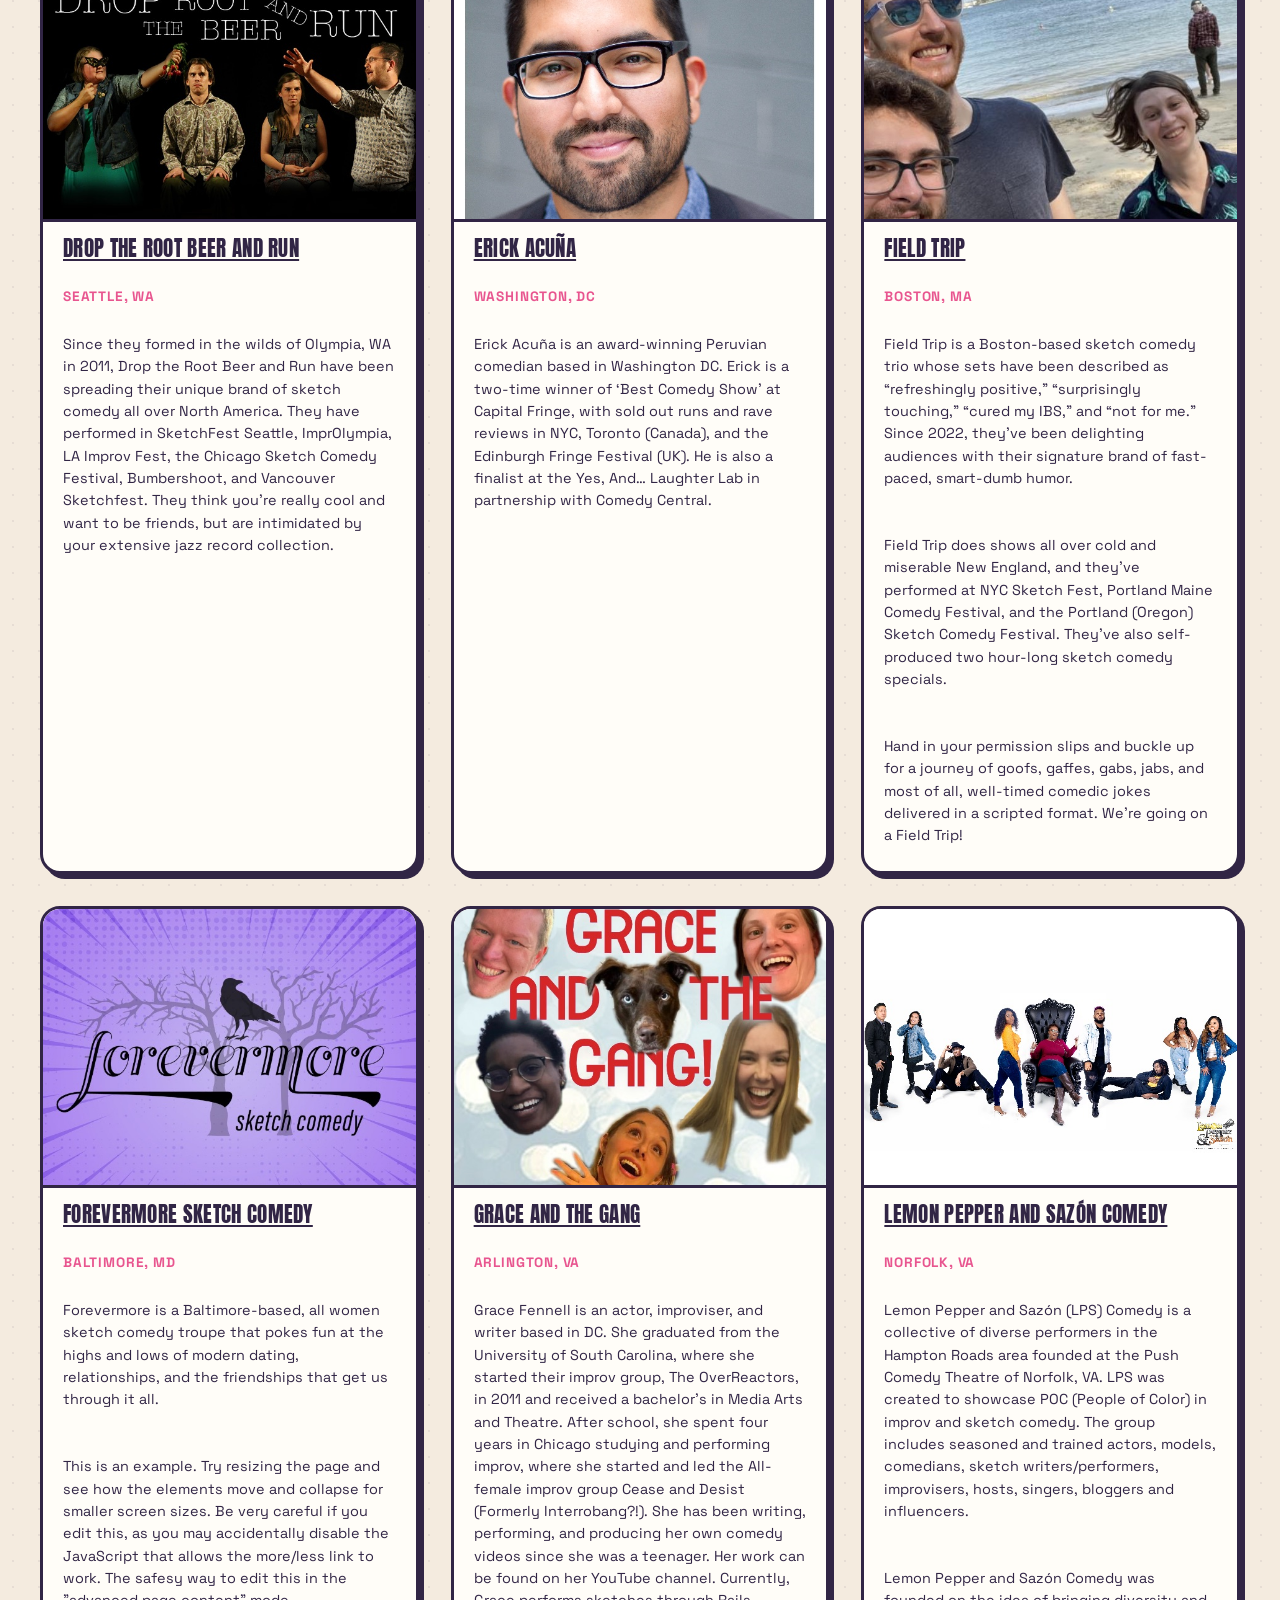
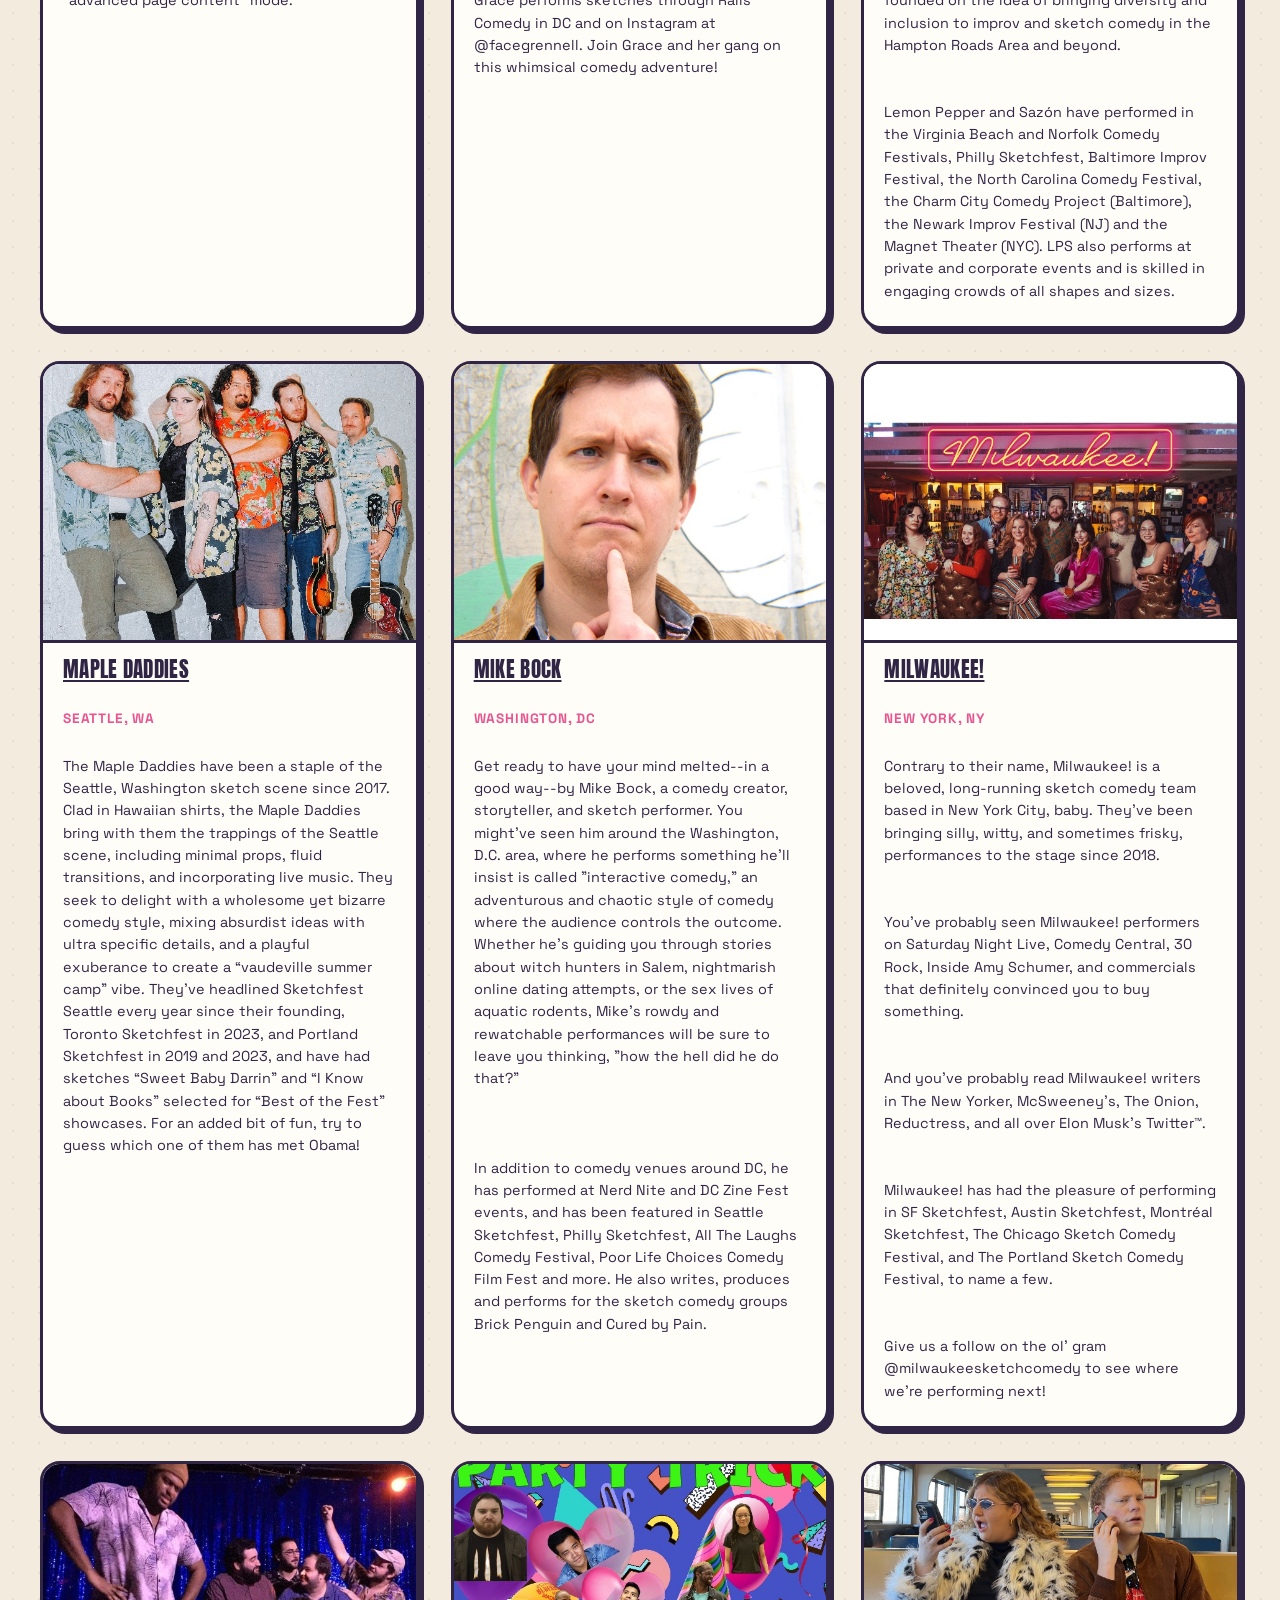
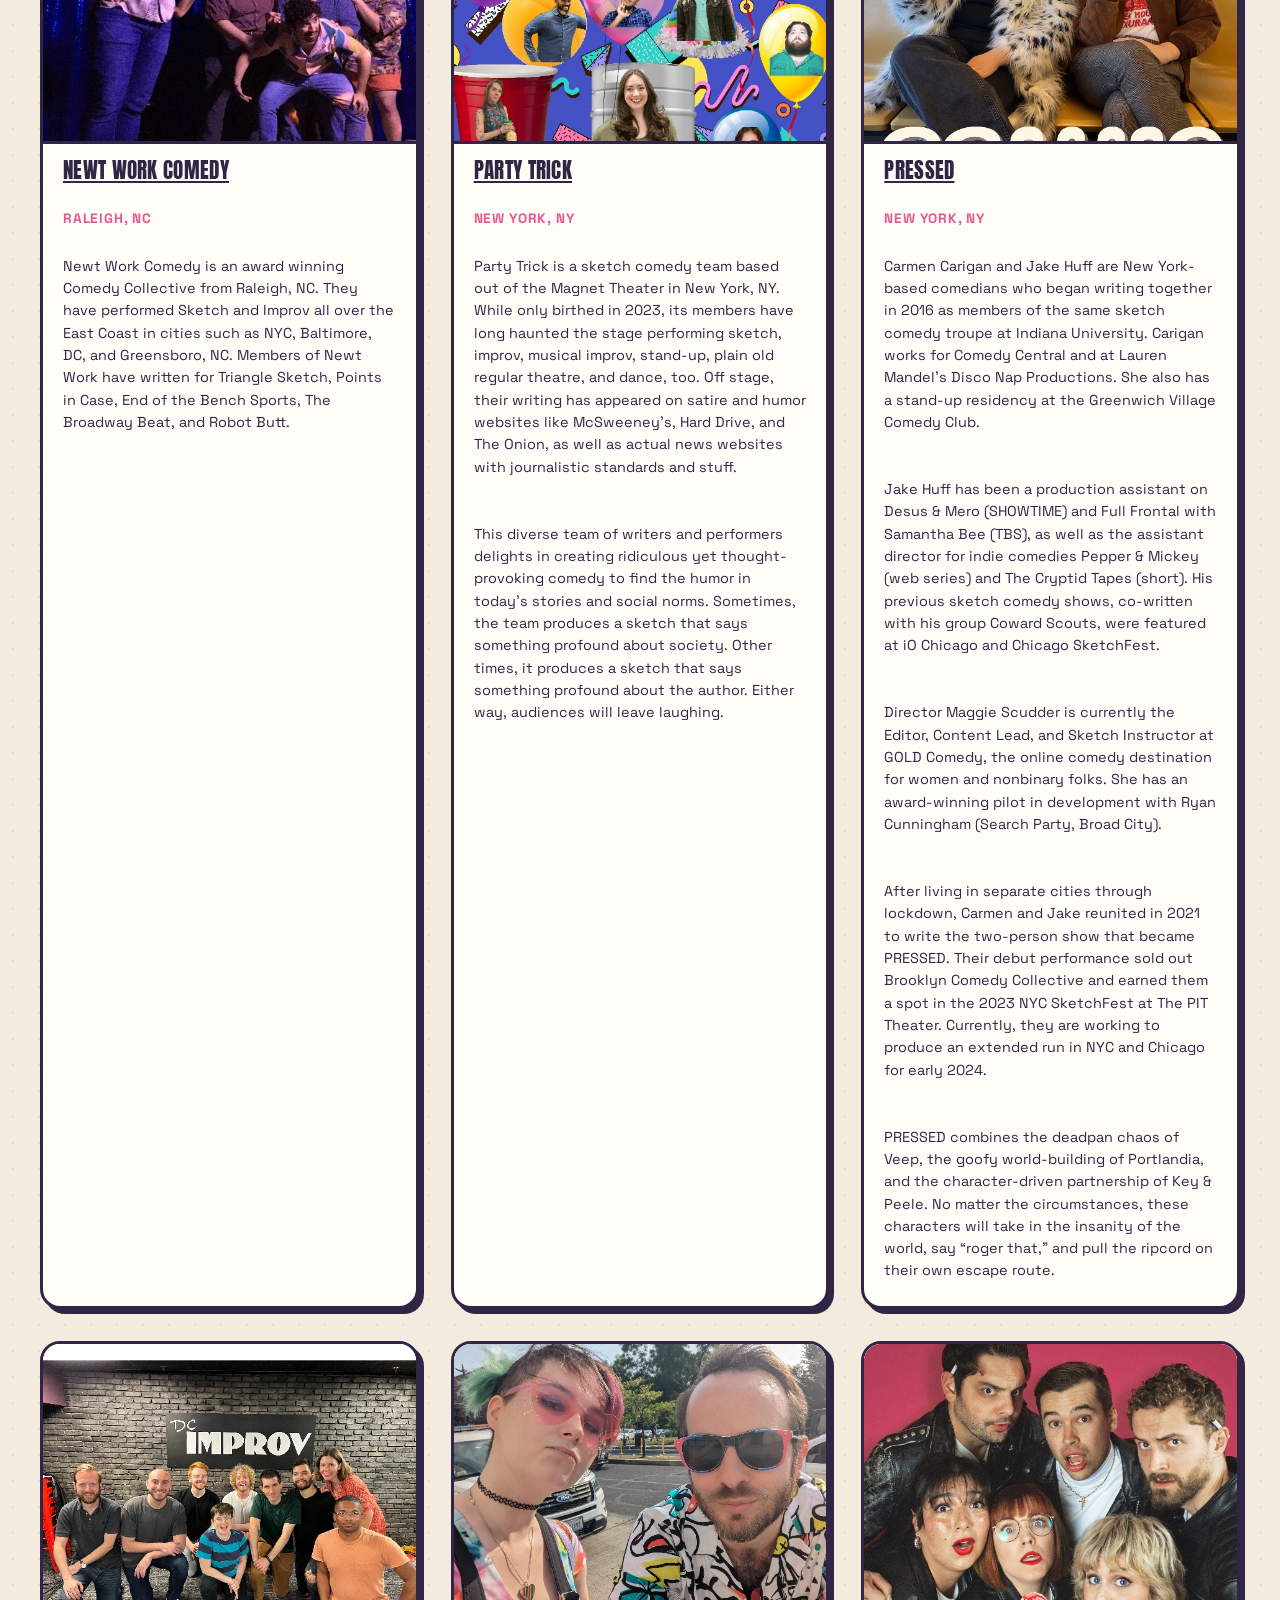
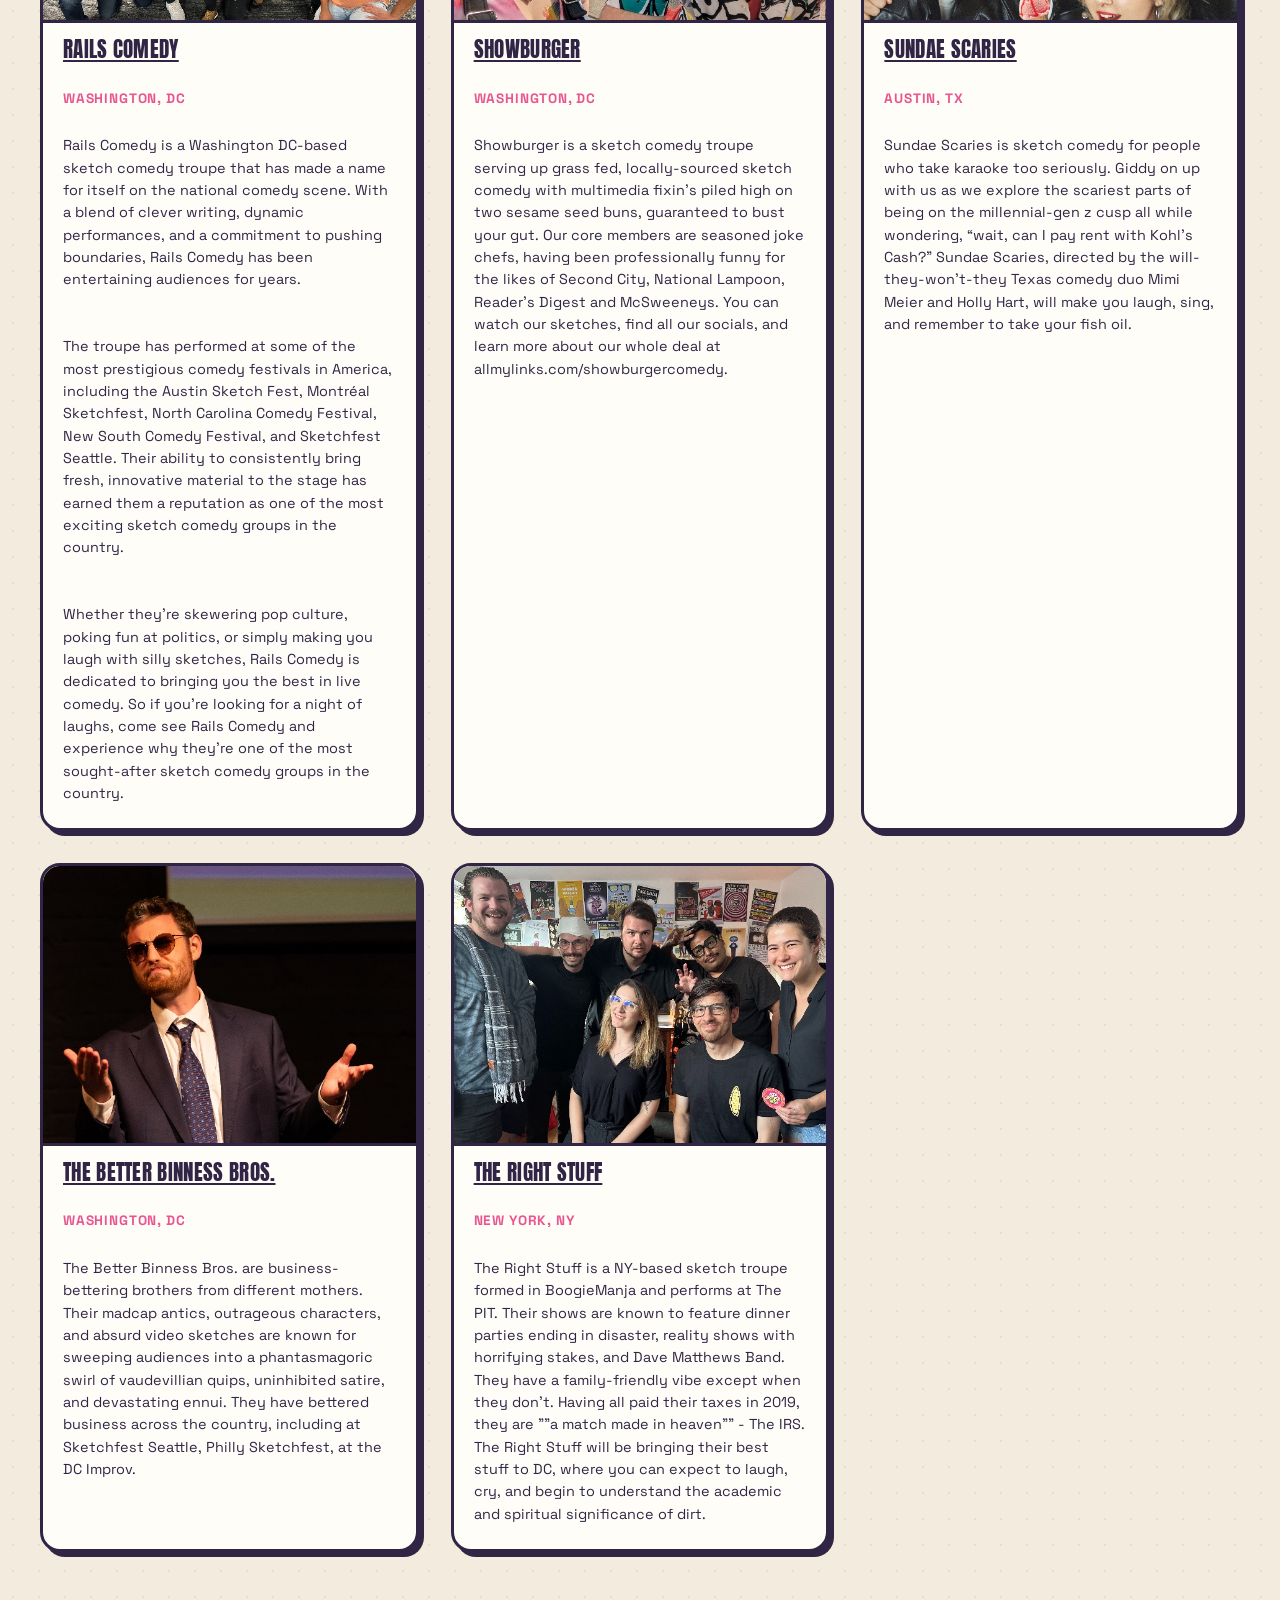
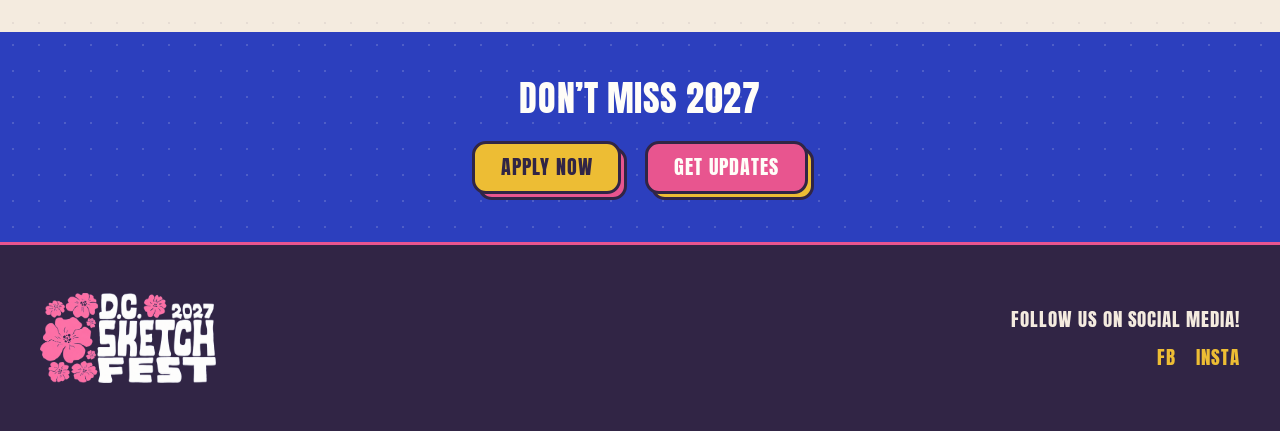
<file: performers-2024/index.html>
<!DOCTYPE html>
<html lang="en">
<head>
<meta charset="utf-8">
<meta name="robots" content="noindex, nofollow">
<meta name="viewport" content="width=device-width, initial-scale=1">
<title>2024 Lineup - DC Sketchfest</title>
<meta name="description" content="The 23 sketch comedy teams who performed at DC Sketchfest 2024.">

<meta property="og:type" content="website">
<meta property="og:url" content="https://dcsketchfest.com/performers-2024/">
<meta property="og:title" content="2024 Lineup - DC Sketchfest">
<meta property="og:description" content="The 23 sketch comedy teams who performed at DC Sketchfest 2024.">
<meta property="og:image" content="https://dcsketchfest.com/assets/img/brand/og-image.avif">
<meta name="twitter:card" content="summary_large_image">

<link rel="canonical" href="https://dcsketchfest.com/performers-2024/">
<link rel="icon" href="/assets/img/brand/favicon.svg" type="image/svg+xml">
<link rel="icon" href="/assets/img/brand/favicon-32.png" sizes="32x32">
<link rel="apple-touch-icon" href="/assets/img/brand/favicon-256.png">

<link rel="preconnect" href="https://fonts.googleapis.com">
<link rel="preconnect" href="https://fonts.gstatic.com" crossorigin>
<link href="https://fonts.googleapis.com/css2?family=Anton&family=Space+Grotesk:wght@400;500;600;700&display=swap" rel="stylesheet">
<link rel="stylesheet" href="/assets/css/style.css">
</head>
<body>
<a class="skip-link" href="#lineup">Skip to the lineup</a>

<header class="navbar">
  <div class="nav-inner">
    <div class="nav-bar">
      <a href="/" class="brand" aria-label="DC Sketchfest home"><img class="brand-logo" src="/assets/img/brand/logo-2027.png" alt="DC Sketchfest 2027" width="1000" height="523"></a>

      <nav id="nav-links" class="nav-links" aria-label="Main">
        <a class="nav-link" href="/#about-section">2027</a>
        <a class="nav-link" href="/apply/">Apply</a>
        <a class="nav-link" href="/volunteer/">Volunteer</a>
        <a class="nav-link" href="/performers-2026/" aria-current="page">Past Lineups</a>
        <a class="nav-link" href="/photos/">Photos</a>
        <a class="nav-link" href="/#faq-section">FAQ</a>
        <a class="nav-link" href="mailto:admin@dcsketchfest.com?subject=Question">Contact</a>
        <a class="nav-link nav-donate-mobile" href="https://givebutter.com/dcsketchfest2027">Donate</a>
      </nav>

      <a class="btn nav-donate-desktop" href="https://givebutter.com/dcsketchfest2027"><span>Donate</span></a>

      <button class="nav-toggle" type="button" aria-expanded="false" aria-controls="nav-links" aria-label="Menu">
        <span></span><span></span><span></span>
      </button>
    </div>
  </div>
</header>

<main>
<section class="section lineup-hero">
  <div class="pad pad-sm">
    <div class="container">
      <h1 class="h-lg text-white">2024 <span class="text-yellow">Performers</span></h1>
      <p class="body-copy text-white" style="margin-top:1rem">23 teams &middot; March 20–23, 2024 &middot; The DC Improv and The DC Arts Center</p>

      <nav class="year-switch" aria-label="Festival year">
        <a class="year-link" href="/performers-2026/">2026</a>
        <a class="year-link" href="/performers-2025/">2025</a>
        <a class="year-link is-current" href="/performers-2024/" aria-current="page">2024</a>
      </nav>

      <p class="archive-note">DC Sketchfest returns March 31&ndash;April 3, 2027 &mdash; four nights of sketch comedy at MILKCRATE and Sitar Arts Center. <a href="/apply/">Applications are open</a> through December 13.</p>
    </div>
  </div>
</section>

<section id="lineup" class="section lineup-section">
  <div class="pad pad-md">
    <div class="container">
      <div class="performer-grid">
        <article class="performer-card">
          <img src="/assets/img/performers-2024/a-j-schraeder-regrets-everything.jpg" alt="A.J. Schraeder Regrets Everything promotional image" loading="lazy" width="400" height="300">
          <div class="performer-card__body">
            <h2 class="performer-card__name"><a href="https://instagram.com/UnstoppableFailure" target="_blank" rel="noopener">A.J. Schraeder Regrets Everything</a></h2>
            <p class="performer-card__city">Greensboro, NC</p>
            <p class="performer-card__blurb">A.J. started his professional comedy journey with the Idiot Box Comedy club in 2004. Since that time, he has toured sketch comedy shows at colleges across the country, been invited to comedy festivals across North America, and sold commercial ideas and content to brands around the world. A.J. is a previous winner of one of North Carolina’s largest solo comedy competitions, “The Ultimate Comic Challenge” and his shows have been awarded the title of Best in Fest at the Columbus Brew HaHa and Atlanta Sketchfest. His performance at SF Sketchfest was reviewed by Julie Lawless of rhum.org as “ridiculously hilarious”. He is also a 2-time winner of Charlotte’s 48 Hour Film Project and his videos have amassed over a million views on the short-form video platform Rizzle. In the commercial world, he has worked with major brands such as Doritos, Legos, and Anheuser-Busch InBev. His list of festival credits include SF Sketchfest, Toronto Sketchfest, The North Carolina Comedy Festival, Flyover Comedy Festival, Rise Comedy Festival, Atlanta Sketchfest, Chicago Sketchfest, Philly Sketchfest, The New York City Sketch Festival, The Boston Comedy Arts Festival, Geek Week, Snubfest, Montreal Sketchfest, Vancouver Comedy Festival, NC Comedy Arts Festival, North Carolina Sketchfest, Queen City Comedy experience, Hell Yes Fest, Out of Bounds Comedy Festival, Columbus Brew Ha ha, Austin Sketchfest, New South Comedy Festival, Norfolk Comedy Festival, Seattle Sketchfest, Charleston Comedy Festival, Cape Fear Comedy Festival and Gilda’s Laughfest.</p>
          </div>
        </article>
        <article class="performer-card">
          <img src="/assets/img/performers-2024/ajahnis-charley.jpg" alt="Ajahnis Charley promotional image" loading="lazy" width="400" height="300">
          <div class="performer-card__body">
            <h2 class="performer-card__name"><a href="https://instagram.com/ajahnischarley" target="_blank" rel="noopener">Ajahnis Charley</a></h2>
            <p class="performer-card__city">Toronto, CA</p>
            <p class="performer-card__blurb">Ajahnis Charley (they/them/that b*tch) is a Black, Non-Binary comedian and is one of the 2022 Just For Laughs’ New Faces of Comedy: Canada.<br> <br><br>They are an alum of The Second City Touring Company, and they have performed award-winning solo sketch comedy across North America, including at The Stonewall Inn as part of the New York Comedy Festival. Ajahnis was story editor on comedy series Bria Mack Gets A Life, Stay Tooned, Dirts, and they write for news satire platforms This Hour Has 22 Minutes, The Beaverton and Because News. If you hear a pun about butts in Canadian media, they likely had something to do with it.<br> <br><br>Their hit solo sketch show ‘THOTS &amp; PRAYERS’ has been performed internationally, and their 2023 sketch show ‘Wanted’ won Best of the Fest at Montreal Sketch Fest. Ajahnis is a co-founder and co-producer of the Untitled Black Sketch Project, Canada&#x27;s first all-Black sketch ensemble.</p>
          </div>
        </article>
        <article class="performer-card">
          <img src="/assets/img/performers-2024/bad-medicine.jpg" alt="Bad Medicine promotional image" loading="lazy" width="400" height="300">
          <div class="performer-card__body">
            <h2 class="performer-card__name"><a href="https://instagram.com/badmedicinedc" target="_blank" rel="noopener">Bad Medicine</a></h2>
            <p class="performer-card__city">Washington, DC</p>
            <p class="performer-card__blurb">Bad Medicine is a high energy sketch comedy troupe with a bent toward the dark, cerebral, and absurd. It&#x27;s the right amount of stupid fun. We’re a congress of friends from Washington DC doing distinctly non-political humor. We also produce and teach sketch comedy at the historic DC Improv Comedy Club and have performed at Austin Sketch Fest, Sketchfest Seattle, SF Sketchfest, and Philly Sketchfest.</p>
          </div>
        </article>
        <article class="performer-card">
          <img src="/assets/img/performers-2024/brick-penguin.jpg" alt="Brick Penguin promotional image" loading="lazy" width="400" height="300">
          <div class="performer-card__body">
            <h2 class="performer-card__name"><a href="https://instagram.com/brickpenguin" target="_blank" rel="noopener">Brick Penguin</a></h2>
            <p class="performer-card__city">Washington, DC</p>
            <p class="performer-card__blurb">Brick Penguin is a high-octane sketch comedy group based in Washington, DC. The group has been entertaining audiences across the country since 2010. They have written, performed, and produced over fifty unique shows and performed in festivals in New York, Chicago, Boston, Seattle, Philadelphia, North Carolina, and Baltimore.</p>
          </div>
        </article>
        <article class="performer-card">
          <img src="/assets/img/performers-2024/bring-your-own-bob.jpg" alt="Bring Your Own Bob promotional image" loading="lazy" width="400" height="300">
          <div class="performer-card__body">
            <h2 class="performer-card__name"><a href="https://instagram.com/bringyourown.bob" target="_blank" rel="noopener">Bring Your Own Bob</a></h2>
            <p class="performer-card__city">New York, NY</p>
            <p class="performer-card__blurb">Bring Your Own Bob is a vibrant, beyond bizarre sketch, improv and musical comedy duo living together in NYC. Just when they thought they’d reached their friend quota, Seann Cantatore and Nicole Pascaretta (BYOB) met through improv in 2019 and have been sequined soulmates ever since. BYOB has performed at the NYC SketchFest, New York Musical Improv Festival and the Detroit Improv Festival and has frequented stages such as The PIT, Magnet Theater and The DC Improv. Nicole and Seann are real-life roommates and best friends, adding a unique layer of connection and pure magic on stage.</p>
          </div>
        </article>
        <article class="performer-card">
          <img src="/assets/img/performers-2024/comedy-dance-chicago.jpg" alt="Comedy Dance Chicago promotional image" loading="lazy" width="400" height="300">
          <div class="performer-card__body">
            <h2 class="performer-card__name"><a href="https://instagram.com/comedydancechicago" target="_blank" rel="noopener">Comedy Dance Chicago</a></h2>
            <p class="performer-card__city">Chicago, IL</p>
            <p class="performer-card__blurb">Two T-Rexes walked onto a stage and performed a Jurassic parody of Dirty Dancing&#x27;s Time of Our Lives... and the audience went wild! This T-Rex piece was a part of a Second City Training Center class performance that led to the creation of Comedy Dance Chicago (CDC). The initial cast spent months creating their first show which debuted at the Chicago Sketch Comedy Festival in 2016. Before leaving the dressing room, the group was offered a run of shows at the theatre. And they haven’t stopped since! Comedy Dance Chicago takes relatable everyday life experiences and turns them into dances and physical scenes, incorporating various styles of dance and music. The CDC has entertained crowds at venues around Chicagoland including iO Chicago, Stage 773, The Athenauem Theatre, and Laugh Out Loud Theater. Select festival credits include: San Francisco Sketchfest (2023-2024), Queen City Comedy Experience (2022), World Comedy Expo (2022), Chicago Sketch Comedy Festival (2016-2020), Bedeviled Comedy Festival (2019), Chicago Women’s Funny Festival (2019). CDC is also hired to perform at schools, street festivals, dance concerts, New Years Eve shows, etc. Company members bring a range of comedy and dance styles to the show and have trained with the Second City Training Center, iO Chicago, American Theatre Conservatory, Accademia dell&#x27;Arte, among others.</p>
          </div>
        </article>
        <article class="performer-card">
          <img src="/assets/img/performers-2024/drop-the-root-beer-and-run.jpg" alt="Drop the Root Beer and Run promotional image" loading="lazy" width="400" height="300">
          <div class="performer-card__body">
            <h2 class="performer-card__name"><a href="https://instagram.com/droptherootbeer" target="_blank" rel="noopener">Drop the Root Beer and Run</a></h2>
            <p class="performer-card__city">Seattle, WA</p>
            <p class="performer-card__blurb">Since they formed in the wilds of Olympia, WA in 2011, Drop the Root Beer and Run have been spreading their unique brand of sketch comedy all over North America. They have performed in SketchFest Seattle, ImprOlympia, LA Improv Fest, the Chicago Sketch Comedy Festival, Bumbershoot, and Vancouver Sketchfest. They think you&#x27;re really cool and want to be friends, but are intimidated by your extensive jazz record collection.</p>
          </div>
        </article>
        <article class="performer-card">
          <img src="/assets/img/performers-2024/erick-acu-a.jpg" alt="Erick Acuña promotional image" loading="lazy" width="400" height="300">
          <div class="performer-card__body">
            <h2 class="performer-card__name"><a href="https://instagram.com/erickacuna1" target="_blank" rel="noopener">Erick Acuña</a></h2>
            <p class="performer-card__city">Washington, DC</p>
            <p class="performer-card__blurb">Erick Acuña is an award-winning Peruvian comedian based in Washington DC. Erick is a two-time winner of ‘Best Comedy Show’ at Capital Fringe, with sold out runs and rave reviews in NYC, Toronto (Canada), and the Edinburgh Fringe Festival (UK). He is also a finalist at the Yes, And… Laughter Lab in partnership with Comedy Central.</p>
          </div>
        </article>
        <article class="performer-card">
          <img src="/assets/img/performers-2024/field-trip.jpg" alt="Field Trip promotional image" loading="lazy" width="400" height="300">
          <div class="performer-card__body">
            <h2 class="performer-card__name"><a href="https://instagram.com/FieldTripSketch" target="_blank" rel="noopener">Field Trip</a></h2>
            <p class="performer-card__city">Boston, MA</p>
            <p class="performer-card__blurb">Field Trip is a Boston-based sketch comedy trio whose sets have been described as “refreshingly positive,” “surprisingly touching,” “cured my IBS,” and “not for me.” Since 2022, they’ve been delighting audiences with their signature brand of fast-paced, smart-dumb humor.<br> <br><br>Field Trip does shows all over cold and miserable New England, and they’ve performed at NYC Sketch Fest, Portland Maine Comedy Festival, and the Portland (Oregon) Sketch Comedy Festival. They’ve also self-produced two hour-long sketch comedy specials.<br> <br><br>Hand in your permission slips and buckle up for a journey of goofs, gaffes, gabs, jabs, and most of all, well-timed comedic jokes delivered in a scripted format. We&#x27;re going on a Field Trip!</p>
          </div>
        </article>
        <article class="performer-card">
          <img src="/assets/img/performers-2024/forevermore-sketch-comedy.jpg" alt="Forevermore Sketch Comedy promotional image" loading="lazy" width="400" height="300">
          <div class="performer-card__body">
            <h2 class="performer-card__name"><a href="https://instagram.com/FieldTripSketch" target="_blank" rel="noopener">Forevermore Sketch Comedy</a></h2>
            <p class="performer-card__city">Baltimore, MD</p>
            <p class="performer-card__blurb">Forevermore is a Baltimore-based, all women sketch comedy troupe that pokes fun at the highs and lows of modern dating, relationships, and the friendships that get us through it all.<br><br> <br>This is an example. Try resizing the page and see how the elements move and collapse for smaller screen sizes. Be very careful if you edit this, as you may accidentally disable the JavaScript that allows the more/less link to work. The safesy way to edit this in the &quot;advanced page content&quot; mode.</p>
          </div>
        </article>
        <article class="performer-card">
          <img src="/assets/img/performers-2024/grace-and-the-gang.jpg" alt="Grace and The Gang promotional image" loading="lazy" width="400" height="300">
          <div class="performer-card__body">
            <h2 class="performer-card__name"><a href="https://instagram.com/facegrennell" target="_blank" rel="noopener">Grace and The Gang</a></h2>
            <p class="performer-card__city">Arlington, VA</p>
            <p class="performer-card__blurb">Grace Fennell is an actor, improviser, and writer based in DC. She graduated from the University of South Carolina, where she started their improv group, The OverReactors, in 2011 and received a bachelor&#x27;s in Media Arts and Theatre. After school, she spent four years in Chicago studying and performing improv, where she started and led the All-female improv group Cease and Desist (Formerly Interrobang?!). She has been writing, performing, and producing her own comedy videos since she was a teenager. Her work can be found on her YouTube channel. Currently, Grace performs sketches through Rails Comedy in DC and on Instagram at @facegrennell. Join Grace and her gang on this whimsical comedy adventure!</p>
          </div>
        </article>
        <article class="performer-card">
          <img src="/assets/img/performers-2024/lemon-pepper-and-saz-n-comedy.jpg" alt="Lemon Pepper and Sazón Comedy promotional image" loading="lazy" width="400" height="300">
          <div class="performer-card__body">
            <h2 class="performer-card__name"><a href="https://instagram.com/lpscomedy757" target="_blank" rel="noopener">Lemon Pepper and Sazón Comedy</a></h2>
            <p class="performer-card__city">Norfolk, VA</p>
            <p class="performer-card__blurb">Lemon Pepper and Sazón (LPS) Comedy is a collective of diverse performers in the Hampton Roads area founded at the Push Comedy Theatre of Norfolk, VA. LPS was created to showcase POC (People of Color) in improv and sketch comedy. The group includes seasoned and trained actors, models, comedians, sketch writers/performers, improvisers, hosts, singers, bloggers and influencers. <br> <br><br>Lemon Pepper and Sazón Comedy was founded on the idea of bringing diversity and inclusion to improv and sketch comedy in the Hampton Roads Area and beyond.<br> <br><br>Lemon Pepper and Sazón have performed in the Virginia Beach and Norfolk Comedy Festivals, Philly Sketchfest, Baltimore Improv Festival, the North Carolina Comedy Festival, the Charm City Comedy Project (Baltimore), the Newark Improv Festival (NJ) and the Magnet Theater (NYC). LPS also performs at private and corporate events and is skilled in engaging crowds of all shapes and sizes.</p>
          </div>
        </article>
        <article class="performer-card">
          <img src="/assets/img/performers-2024/maple-daddies.jpg" alt="Maple Daddies promotional image" loading="lazy" width="400" height="300">
          <div class="performer-card__body">
            <h2 class="performer-card__name"><a href="https://instagram.com/mapledaddies" target="_blank" rel="noopener">Maple Daddies</a></h2>
            <p class="performer-card__city">Seattle, WA</p>
            <p class="performer-card__blurb">The Maple Daddies have been a staple of the Seattle, Washington sketch scene since 2017. Clad in Hawaiian shirts, the Maple Daddies bring with them the trappings of the Seattle scene, including minimal props, fluid transitions, and incorporating live music. They seek to delight with a wholesome yet bizarre comedy style, mixing absurdist ideas with ultra specific details, and a playful exuberance to create a “vaudeville summer camp” vibe. They’ve headlined Sketchfest Seattle every year since their founding, Toronto Sketchfest in 2023, and Portland Sketchfest in 2019 and 2023, and have had sketches “Sweet Baby Darrin” and “I Know about Books” selected for “Best of the Fest” showcases. For an added bit of fun, try to guess which one of them has met Obama!</p>
          </div>
        </article>
        <article class="performer-card">
          <img src="/assets/img/performers-2024/mike-bock.jpg" alt="Mike Bock promotional image" loading="lazy" width="400" height="300">
          <div class="performer-card__body">
            <h2 class="performer-card__name"><a href="https://instagram.com/bockmj" target="_blank" rel="noopener">Mike Bock</a></h2>
            <p class="performer-card__city">Washington, DC</p>
            <p class="performer-card__blurb">Get ready to have your mind melted--in a good way--by Mike Bock, a comedy creator, storyteller, and sketch performer. You might&#x27;ve seen him around the Washington, D.C. area, where he performs something he&#x27;ll insist is called &quot;interactive comedy,&quot; an adventurous and chaotic style of comedy where the audience controls the outcome. Whether he&#x27;s guiding you through stories about witch hunters in Salem, nightmarish online dating attempts, or the sex lives of aquatic rodents, Mike&#x27;s rowdy and rewatchable performances will be sure to leave you thinking, &quot;how the hell did he do that?&quot;<br><br><br><br>In addition to comedy venues around DC, he has performed at Nerd Nite and DC Zine Fest events, and has been featured in Seattle Sketchfest, Philly Sketchfest, All The Laughs Comedy Festival, Poor Life Choices Comedy Film Fest and more. He also writes, produces and performs for the sketch comedy groups Brick Penguin and Cured by Pain.</p>
          </div>
        </article>
        <article class="performer-card">
          <img src="/assets/img/performers-2024/milwaukee.jpg" alt="Milwaukee! promotional image" loading="lazy" width="400" height="300">
          <div class="performer-card__body">
            <h2 class="performer-card__name"><a href="https://instagram.com/milwaukeesketchcomedy" target="_blank" rel="noopener">Milwaukee!</a></h2>
            <p class="performer-card__city">New York, NY</p>
            <p class="performer-card__blurb">Contrary to their name, Milwaukee! is a beloved, long-running sketch comedy team based in New York City, baby. They’ve been bringing silly, witty, and sometimes frisky, performances to the stage since 2018.<br> <br><br>You’ve probably seen Milwaukee! performers on Saturday Night Live, Comedy Central, 30 Rock, Inside Amy Schumer, and commercials that definitely convinced you to buy something.<br> <br><br>And you’ve probably read Milwaukee! writers in The New Yorker, McSweeney’s, The Onion, Reductress, and all over Elon Musk’s Twitter™.<br> <br><br>Milwaukee! has had the pleasure of performing in SF Sketchfest, Austin Sketchfest, Montréal Sketchfest, The Chicago Sketch Comedy Festival, and The Portland Sketch Comedy Festival, to name a few.<br> <br><br>Give us a follow on the ol’ gram @milwaukeesketchcomedy to see where we’re performing next!</p>
          </div>
        </article>
        <article class="performer-card">
          <img src="/assets/img/performers-2024/newt-work-comedy.jpg" alt="Newt Work Comedy promotional image" loading="lazy" width="400" height="300">
          <div class="performer-card__body">
            <h2 class="performer-card__name"><a href="https://instagram.com/newt.work" target="_blank" rel="noopener">Newt Work Comedy</a></h2>
            <p class="performer-card__city">Raleigh, NC</p>
            <p class="performer-card__blurb">Newt Work Comedy is an award winning Comedy Collective from Raleigh, NC. They have performed Sketch and Improv all over the East Coast in cities such as NYC, Baltimore, DC, and Greensboro, NC. Members of Newt Work have written for Triangle Sketch, Points in Case, End of the Bench Sports, The Broadway Beat, and Robot Butt.</p>
          </div>
        </article>
        <article class="performer-card">
          <img src="/assets/img/performers-2024/party-trick.jpg" alt="Party Trick promotional image" loading="lazy" width="400" height="300">
          <div class="performer-card__body">
            <h2 class="performer-card__name"><a href="https://instagram.com/partytrick_sketch" target="_blank" rel="noopener">Party Trick</a></h2>
            <p class="performer-card__city">New York, NY</p>
            <p class="performer-card__blurb">Party Trick is a sketch comedy team based out of the Magnet Theater in New York, NY. While only birthed in 2023, its members have long haunted the stage performing sketch, improv, musical improv, stand-up, plain old regular theatre, and dance, too. Off stage, their writing has appeared on satire and humor websites like McSweeney’s, Hard Drive, and The Onion, as well as actual news websites with journalistic standards and stuff.<br> <br><br>This diverse team of writers and performers delights in creating ridiculous yet thought-provoking comedy to find the humor in today’s stories and social norms. Sometimes, the team produces a sketch that says something profound about society. Other times, it produces a sketch that says something profound about the author. Either way, audiences will leave laughing.</p>
          </div>
        </article>
        <article class="performer-card">
          <img src="/assets/img/performers-2024/pressed.jpg" alt="PRESSED promotional image" loading="lazy" width="400" height="300">
          <div class="performer-card__body">
            <h2 class="performer-card__name"><a href="https://instagram.com/pressed.lol" target="_blank" rel="noopener">PRESSED</a></h2>
            <p class="performer-card__city">New York, NY</p>
            <p class="performer-card__blurb">Carmen Carigan and Jake Huff are New York-based comedians who began writing together in 2016 as members of the same sketch comedy troupe at Indiana University. Carigan works for Comedy Central and at Lauren Mandel’s Disco Nap Productions. She also has a stand-up residency at the Greenwich Village Comedy Club.<br> <br><br>Jake Huff has been a production assistant on Desus &amp; Mero (SHOWTIME) and Full Frontal with Samantha Bee (TBS), as well as the assistant director for indie comedies Pepper &amp; Mickey (web series) and The Cryptid Tapes (short). His previous sketch comedy shows, co-written with his group Coward Scouts, were featured at iO Chicago and Chicago SketchFest.<br> <br><br>Director Maggie Scudder is currently the Editor, Content Lead, and Sketch Instructor at GOLD Comedy, the online comedy destination for women and nonbinary folks. She has an award-winning pilot in development with Ryan Cunningham (Search Party, Broad City).<br> <br><br>After living in separate cities through lockdown, Carmen and Jake reunited in 2021 to write the two-person show that became PRESSED. Their debut performance sold out Brooklyn Comedy Collective and earned them a spot in the 2023 NYC SketchFest at The PIT Theater. Currently, they are working to produce an extended run in NYC and Chicago for early 2024.<br> <br><br>PRESSED combines the deadpan chaos of Veep, the goofy world-building of Portlandia, and the character-driven partnership of Key &amp; Peele. No matter the circumstances, these characters will take in the insanity of the world, say “roger that,” and pull the ripcord on their own escape route.</p>
          </div>
        </article>
        <article class="performer-card">
          <img src="/assets/img/performers-2024/rails-comedy.jpg" alt="Rails Comedy promotional image" loading="lazy" width="400" height="300">
          <div class="performer-card__body">
            <h2 class="performer-card__name"><a href="https://instagram.com/railscomedy" target="_blank" rel="noopener">Rails Comedy</a></h2>
            <p class="performer-card__city">Washington, DC</p>
            <p class="performer-card__blurb">Rails Comedy is a Washington DC-based sketch comedy troupe that has made a name for itself on the national comedy scene. With a blend of clever writing, dynamic performances, and a commitment to pushing boundaries, Rails Comedy has been entertaining audiences for years.<br> <br><br>The troupe has performed at some of the most prestigious comedy festivals in America, including the Austin Sketch Fest, Montréal Sketchfest, North Carolina Comedy Festival, New South Comedy Festival, and Sketchfest Seattle. Their ability to consistently bring fresh, innovative material to the stage has earned them a reputation as one of the most exciting sketch comedy groups in the country.<br> <br><br>Whether they&#x27;re skewering pop culture, poking fun at politics, or simply making you laugh with silly sketches, Rails Comedy is dedicated to bringing you the best in live comedy. So if you&#x27;re looking for a night of laughs, come see Rails Comedy and experience why they&#x27;re one of the most sought-after sketch comedy groups in the country.</p>
          </div>
        </article>
        <article class="performer-card">
          <img src="/assets/img/performers-2024/showburger.jpg" alt="Showburger promotional image" loading="lazy" width="400" height="300">
          <div class="performer-card__body">
            <h2 class="performer-card__name"><a href="https://instagram.com/showburgercomedy" target="_blank" rel="noopener">Showburger</a></h2>
            <p class="performer-card__city">Washington, DC</p>
            <p class="performer-card__blurb">Showburger is a sketch comedy troupe serving up grass fed, locally-sourced sketch comedy with multimedia fixin’s piled high on two sesame seed buns, guaranteed to bust your gut. Our core members are seasoned joke chefs, having been professionally funny for the likes of Second City, National Lampoon, Reader&#x27;s Digest and McSweeneys. You can watch our sketches, find all our socials, and learn more about our whole deal at allmylinks.com/showburgercomedy.</p>
          </div>
        </article>
        <article class="performer-card">
          <img src="/assets/img/performers-2024/sundae-scaries.jpg" alt="Sundae Scaries promotional image" loading="lazy" width="400" height="300">
          <div class="performer-card__body">
            <h2 class="performer-card__name"><a href="https://instagram.com/sundaescariescomedy" target="_blank" rel="noopener">Sundae Scaries</a></h2>
            <p class="performer-card__city">Austin, TX</p>
            <p class="performer-card__blurb">Sundae Scaries is sketch comedy for people who take karaoke too seriously. Giddy on up with us as we explore the scariest parts of being on the millennial-gen z cusp all while wondering, “wait, can I pay rent with Kohl’s Cash?” Sundae Scaries, directed by the will-they-won’t-they Texas comedy duo Mimi Meier and Holly Hart, will make you laugh, sing, and remember to take your fish oil.</p>
          </div>
        </article>
        <article class="performer-card">
          <img src="/assets/img/performers-2024/the-better-binness-bros.jpg" alt="The Better Binness Bros. promotional image" loading="lazy" width="400" height="300">
          <div class="performer-card__body">
            <h2 class="performer-card__name"><a href="https://instagram.com/the_better_binness_bros" target="_blank" rel="noopener">The Better Binness Bros.</a></h2>
            <p class="performer-card__city">Washington, DC</p>
            <p class="performer-card__blurb">The Better Binness Bros. are business-bettering brothers from different mothers. Their madcap antics, outrageous characters, and absurd video sketches are known for sweeping audiences into a phantasmagoric swirl of vaudevillian quips, uninhibited satire, and devastating ennui. They have bettered business across the country, including at Sketchfest Seattle, Philly Sketchfest, at the DC Improv.</p>
          </div>
        </article>
        <article class="performer-card">
          <img src="/assets/img/performers-2024/the-right-stuff.jpg" alt="The Right Stuff promotional image" loading="lazy" width="400" height="300">
          <div class="performer-card__body">
            <h2 class="performer-card__name"><a href="https://instagram.com/TheRightStuff_NYC" target="_blank" rel="noopener">The Right Stuff</a></h2>
            <p class="performer-card__city">New York, NY</p>
            <p class="performer-card__blurb">The Right Stuff is a NY-based sketch troupe formed in BoogieManja and performs at The PIT. Their shows are known to feature dinner parties ending in disaster, reality shows with horrifying stakes, and Dave Matthews Band. They have a family-friendly vibe except when they don&#x27;t. Having all paid their taxes in 2019, they are &quot;&quot;a match made in heaven&quot;&quot; - The IRS. The Right Stuff will be bringing their best stuff to DC, where you can expect to laugh, cry, and begin to understand the academic and spiritual significance of dirt.</p>
          </div>
        </article>
      </div>
    </div>
  </div>
</section>

<section class="section section--teal">
  <div class="pad pad-sm">
    <div class="container text-center">
      <h2 class="h-sm text-white">Don&rsquo;t miss 2027</h2>
      <div class="btn-row" style="margin-top:1.5rem">
        <a class="btn btn--yellow" href="/apply/"><span>Apply Now</span></a>
        <a class="btn btn--purple" href="/#newsletter-section"><span>Get Updates</span></a>
      </div>
    </div>
  </div>
</section>
</main>

<footer class="footer">
  <div class="pad pad-sm">
    <div class="container footer-wrapper">
      <a class="footer-logo" href="/" title="Homepage"><img class="brand-logo brand-logo--light" src="/assets/img/brand/logo-2027-light.png" alt="DC Sketchfest 2027" width="1000" height="511"></a>
      <div class="footer-social">
        <div class="join-us">Follow us on social media!</div>
        <div class="social-links">
          <a href="https://facebook.com/dcsketchfest" target="_blank" rel="noopener">fb</a>
          <a href="https://instagram.com/dcsketchfest" target="_blank" rel="noopener">insta</a>
        </div>
      </div>
    </div>
  </div>
</footer>

<script src="/assets/js/main.js" defer></script>
</body>
</html>
</file>
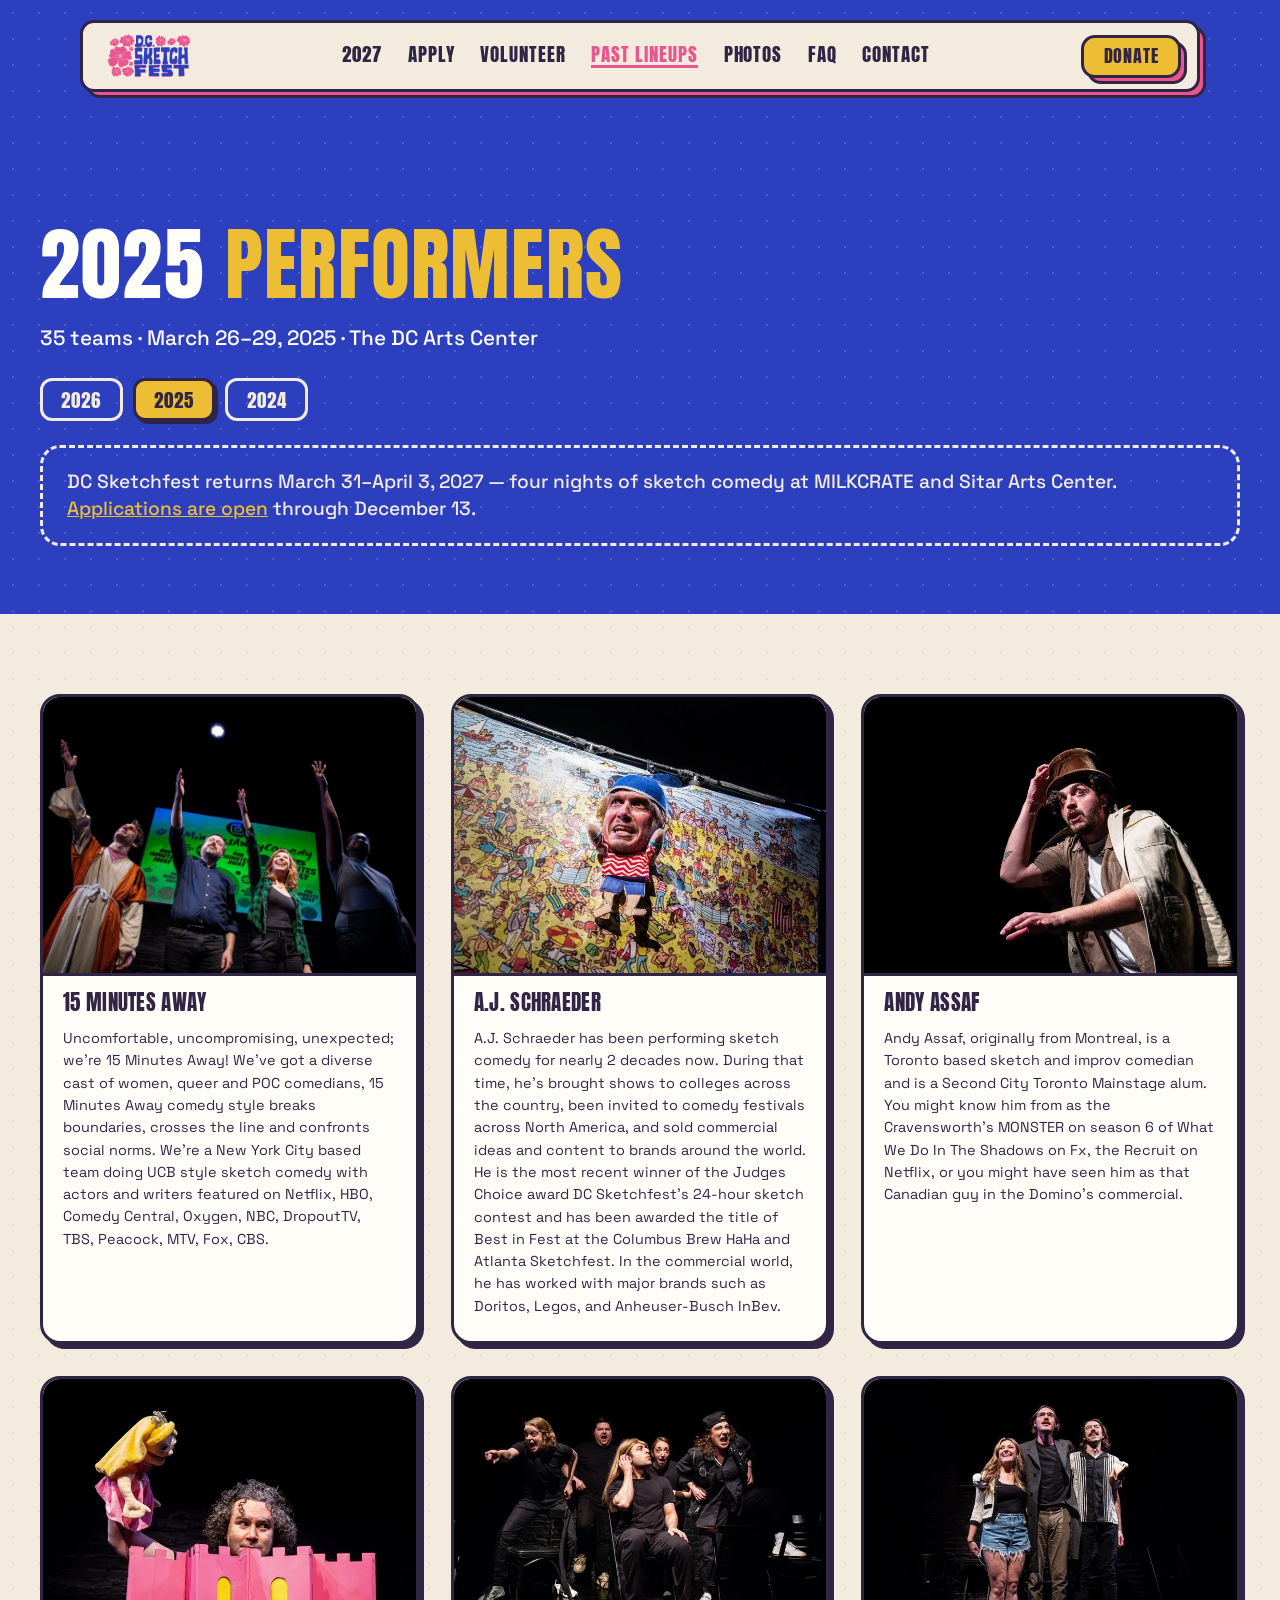
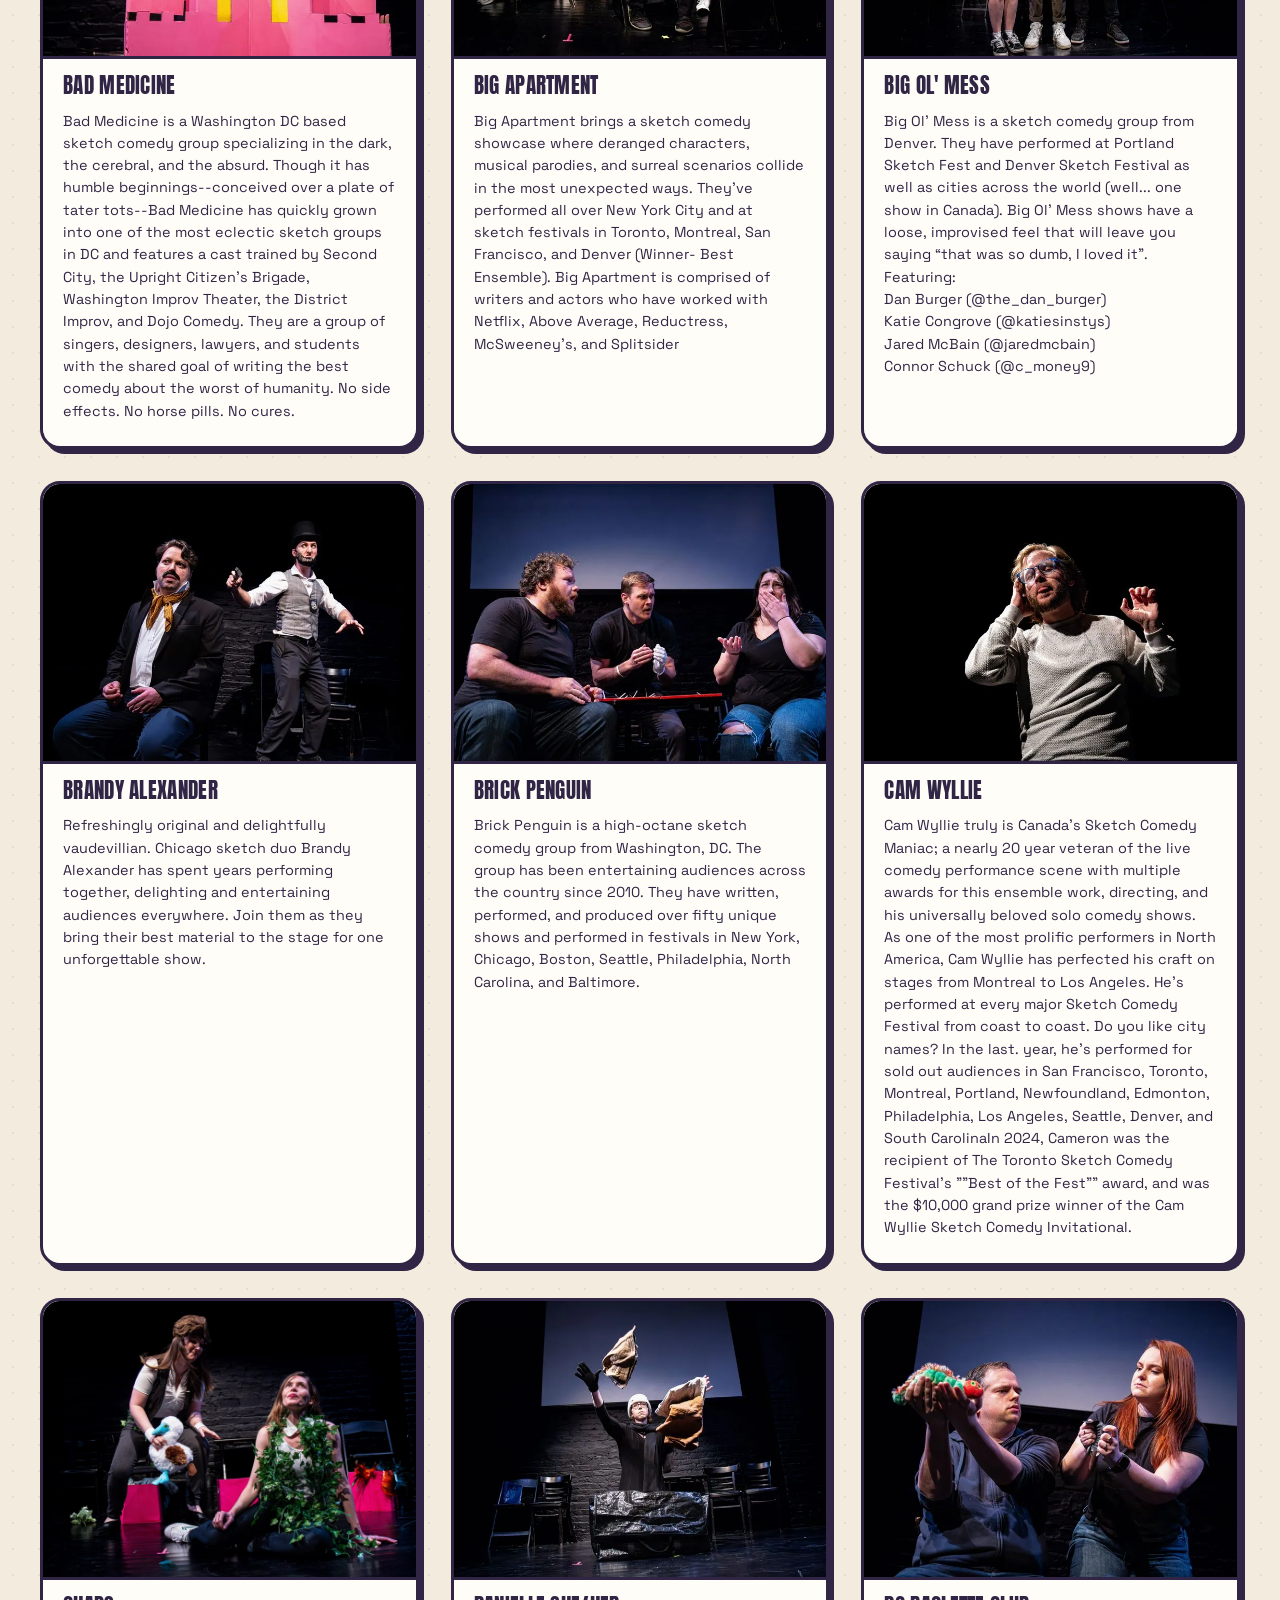
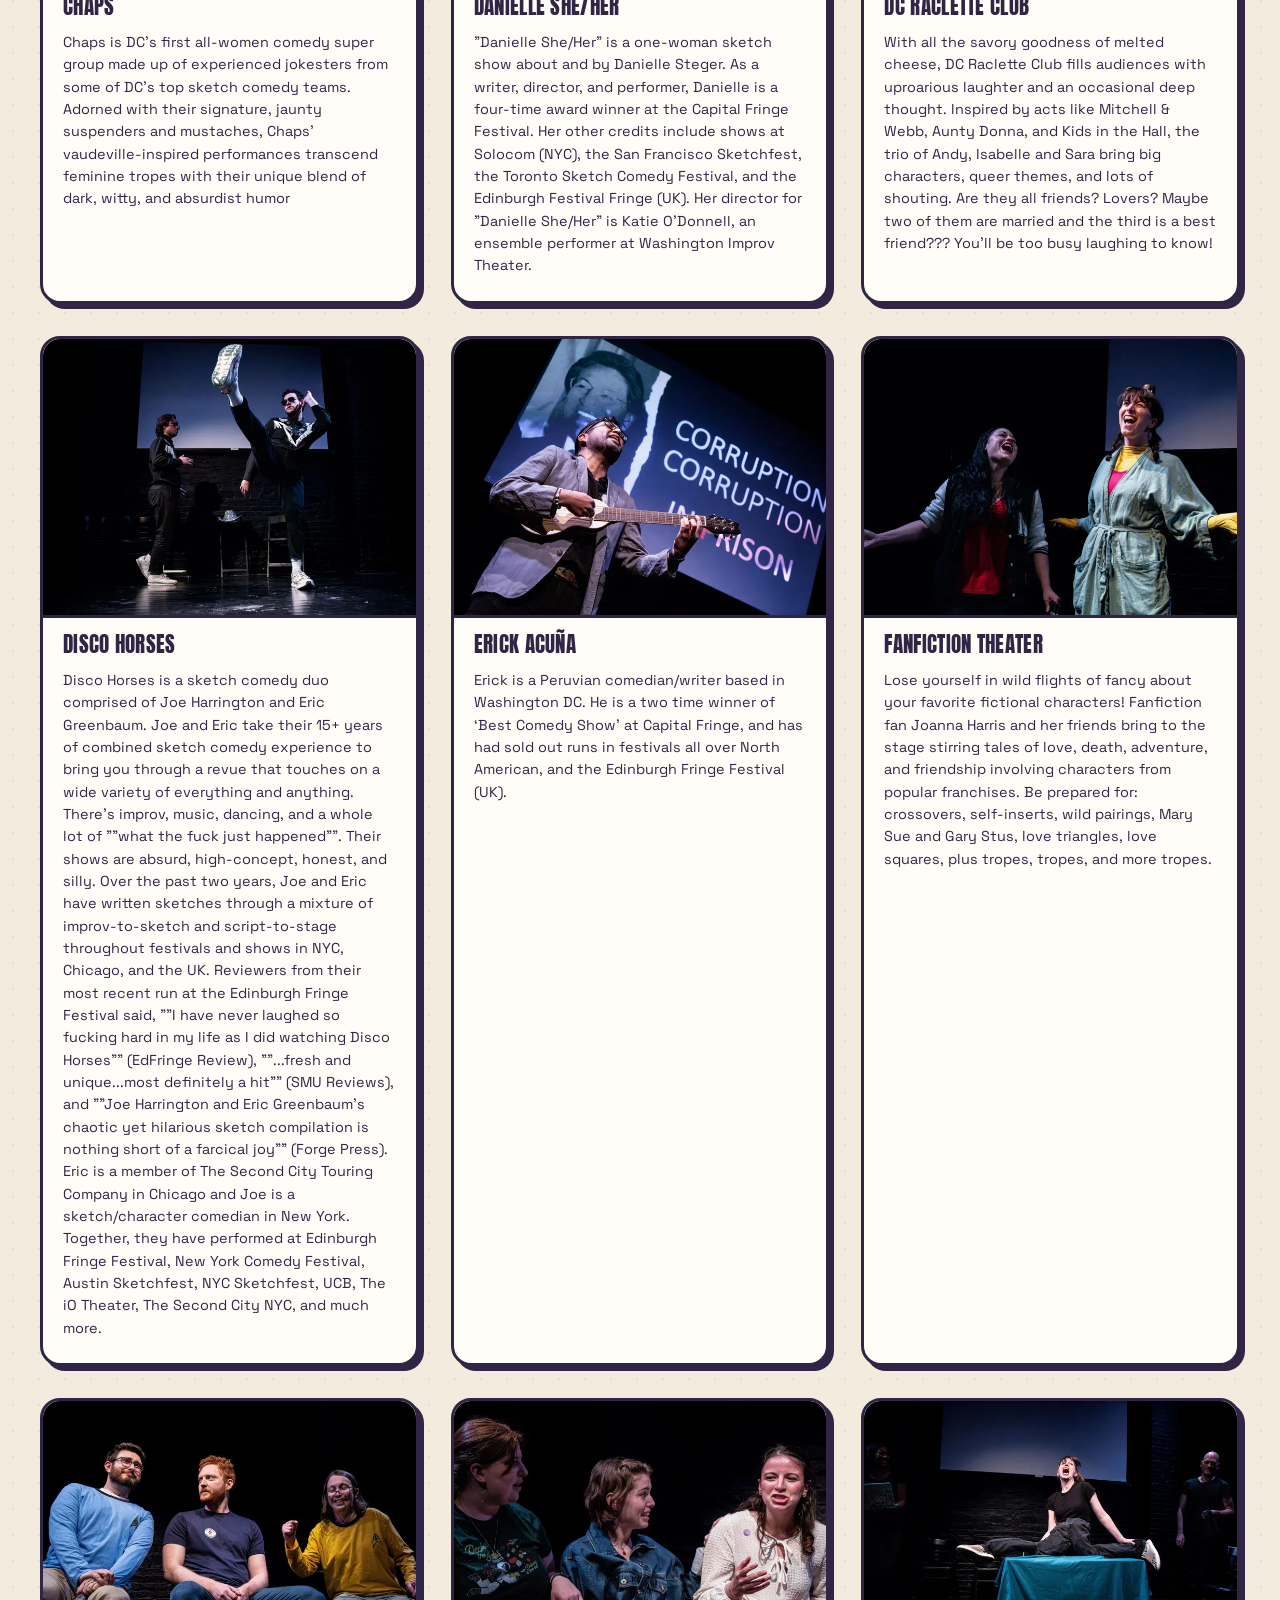
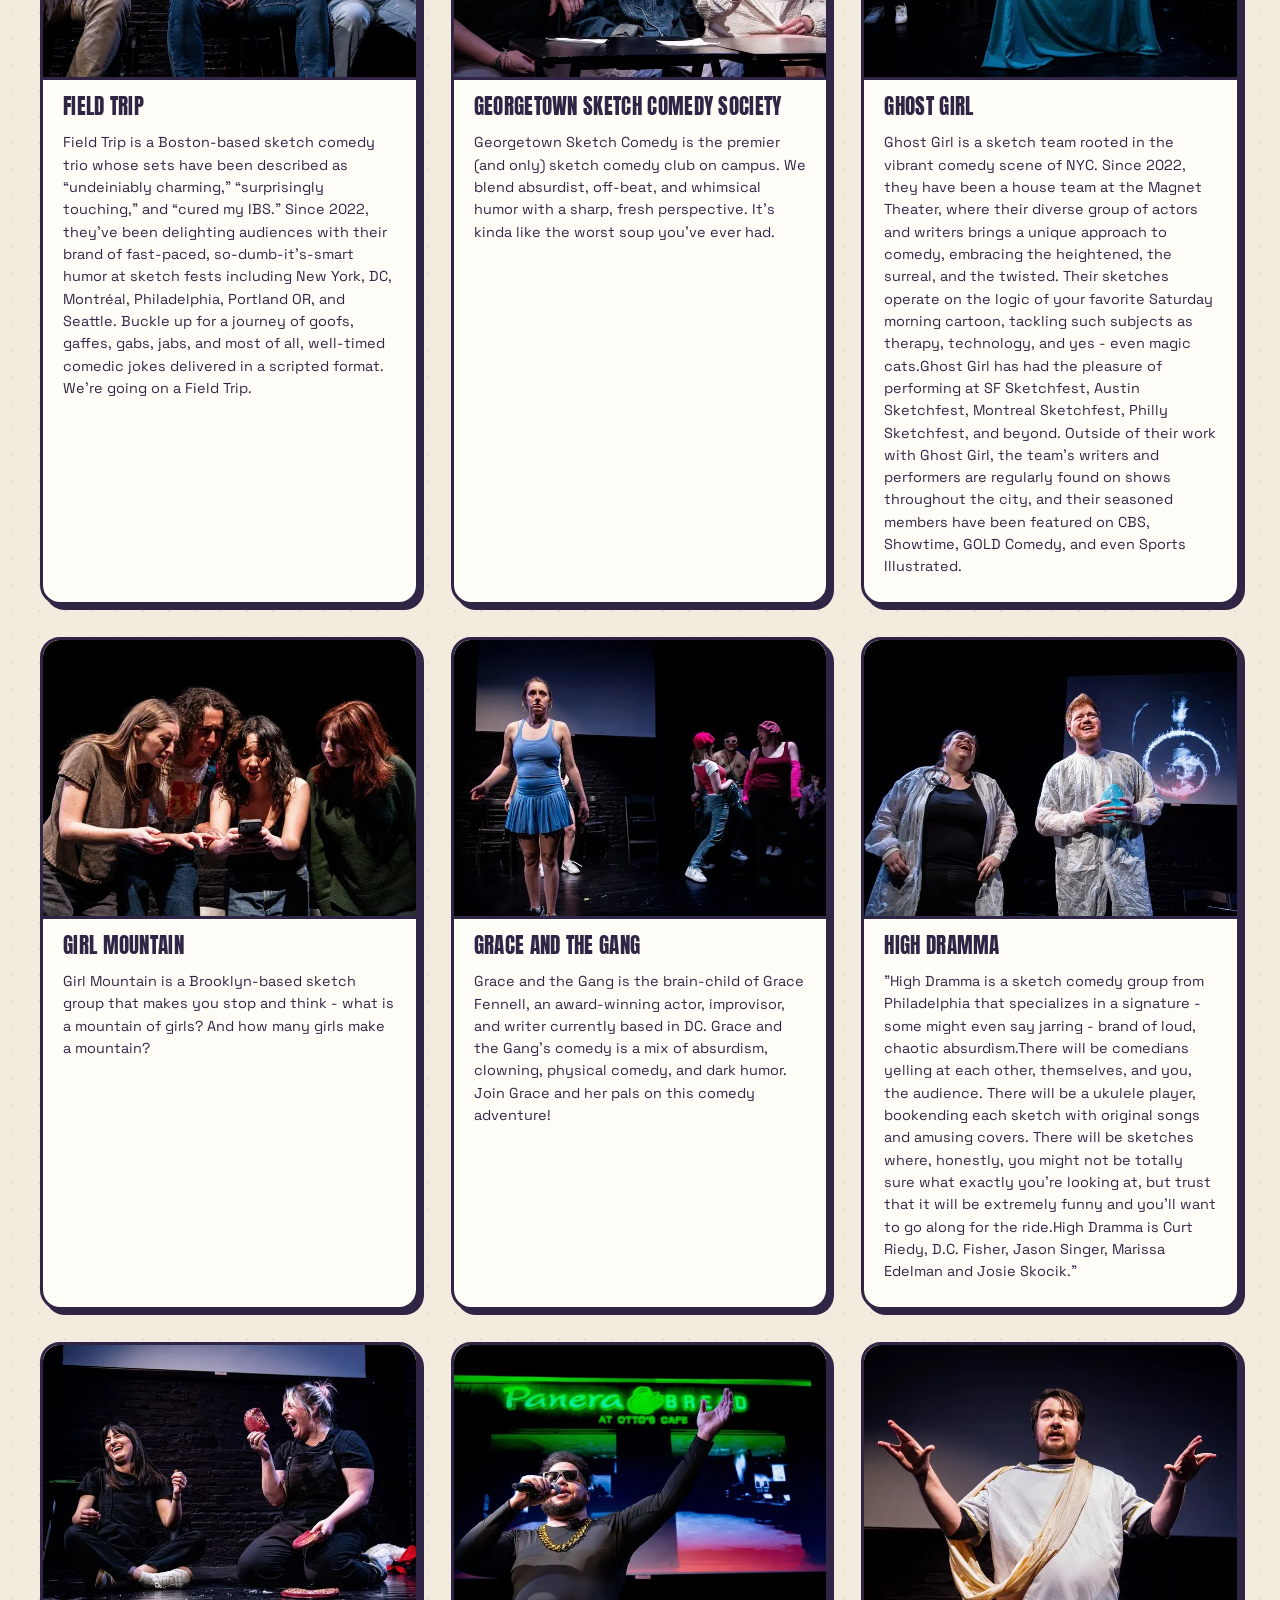
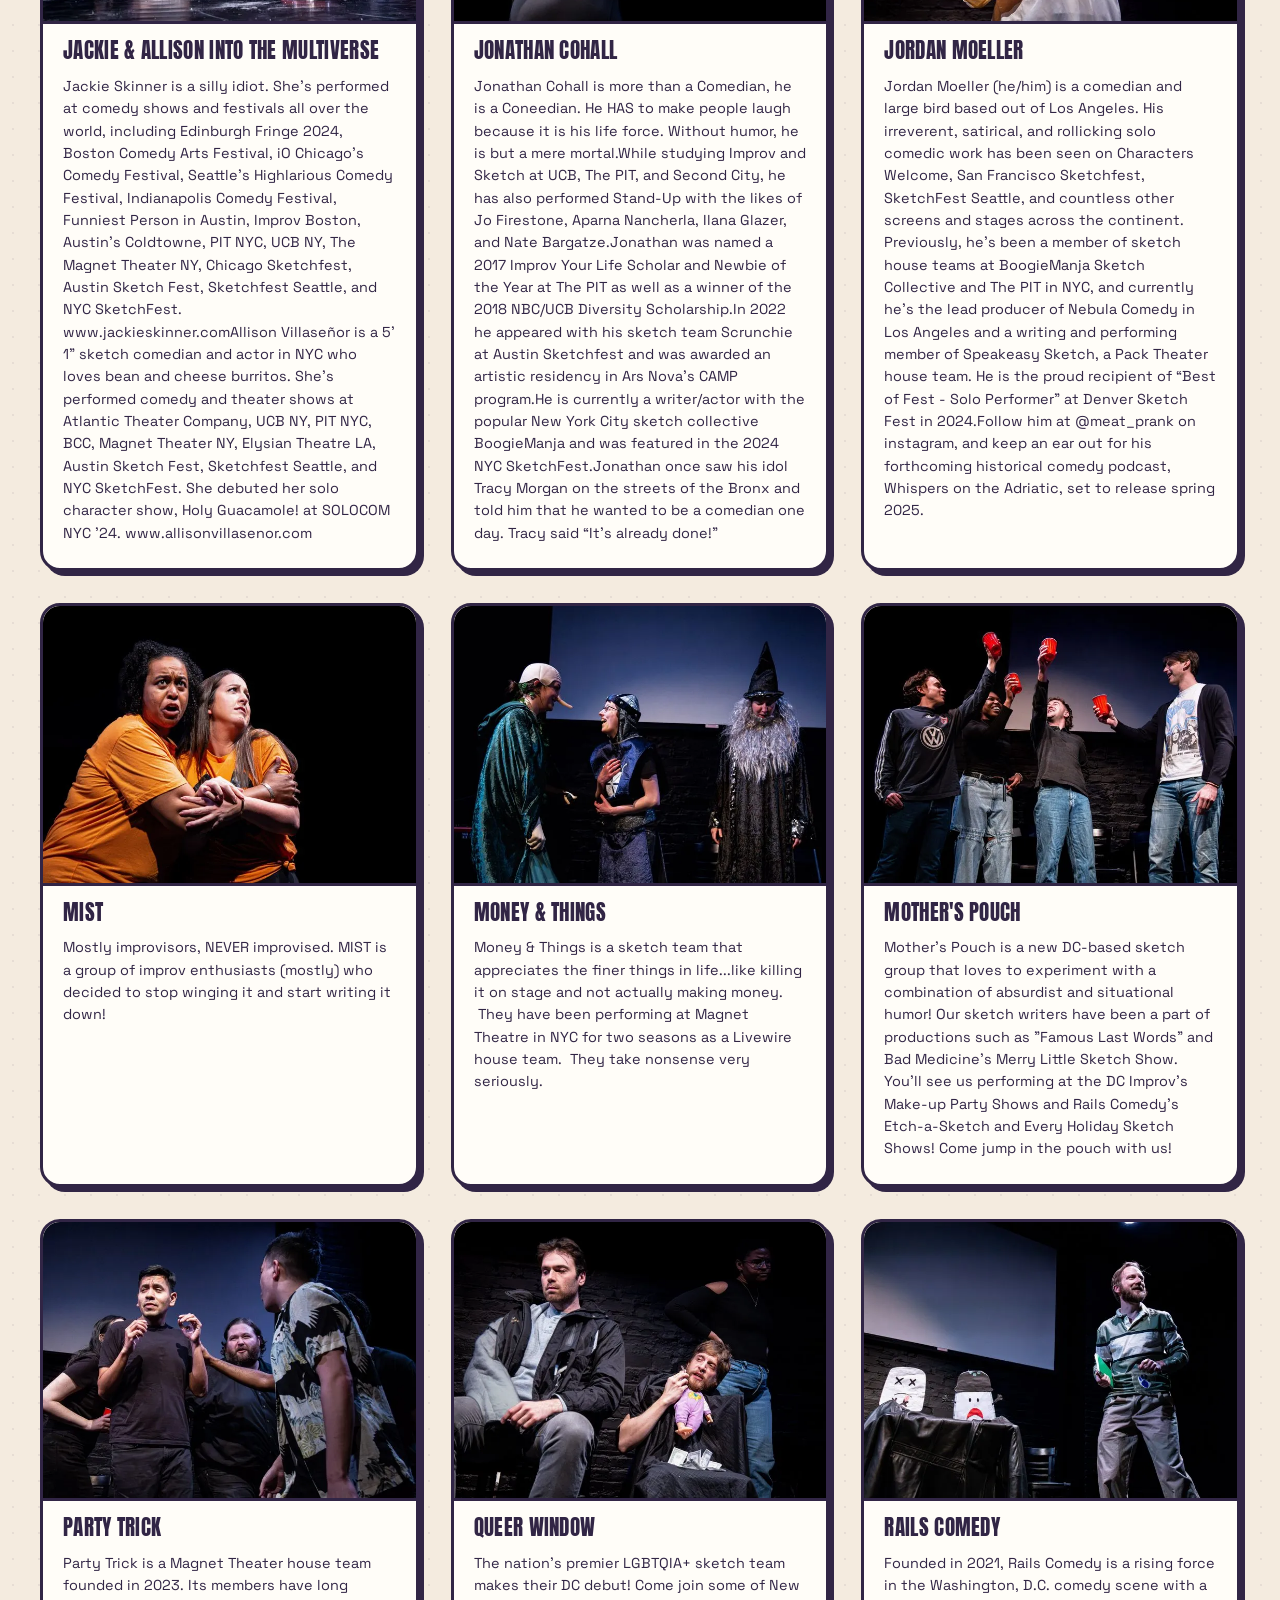
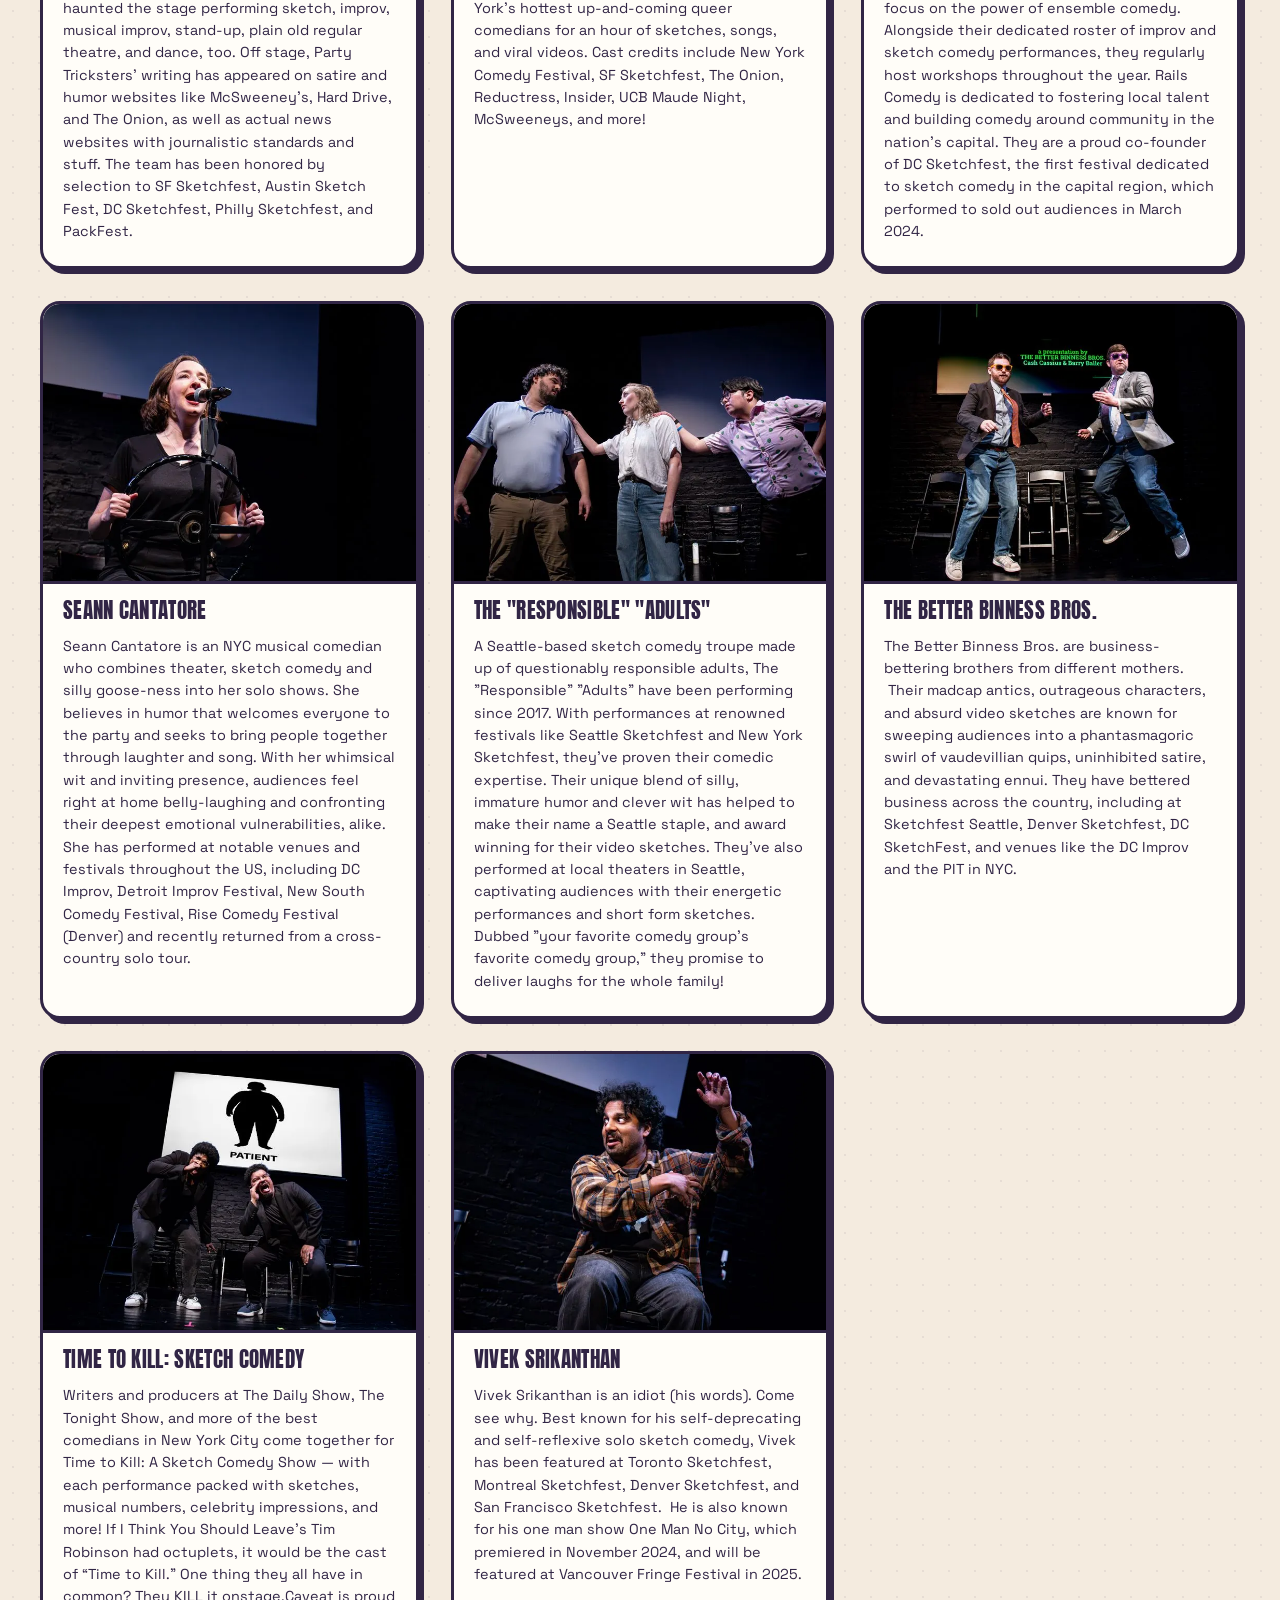
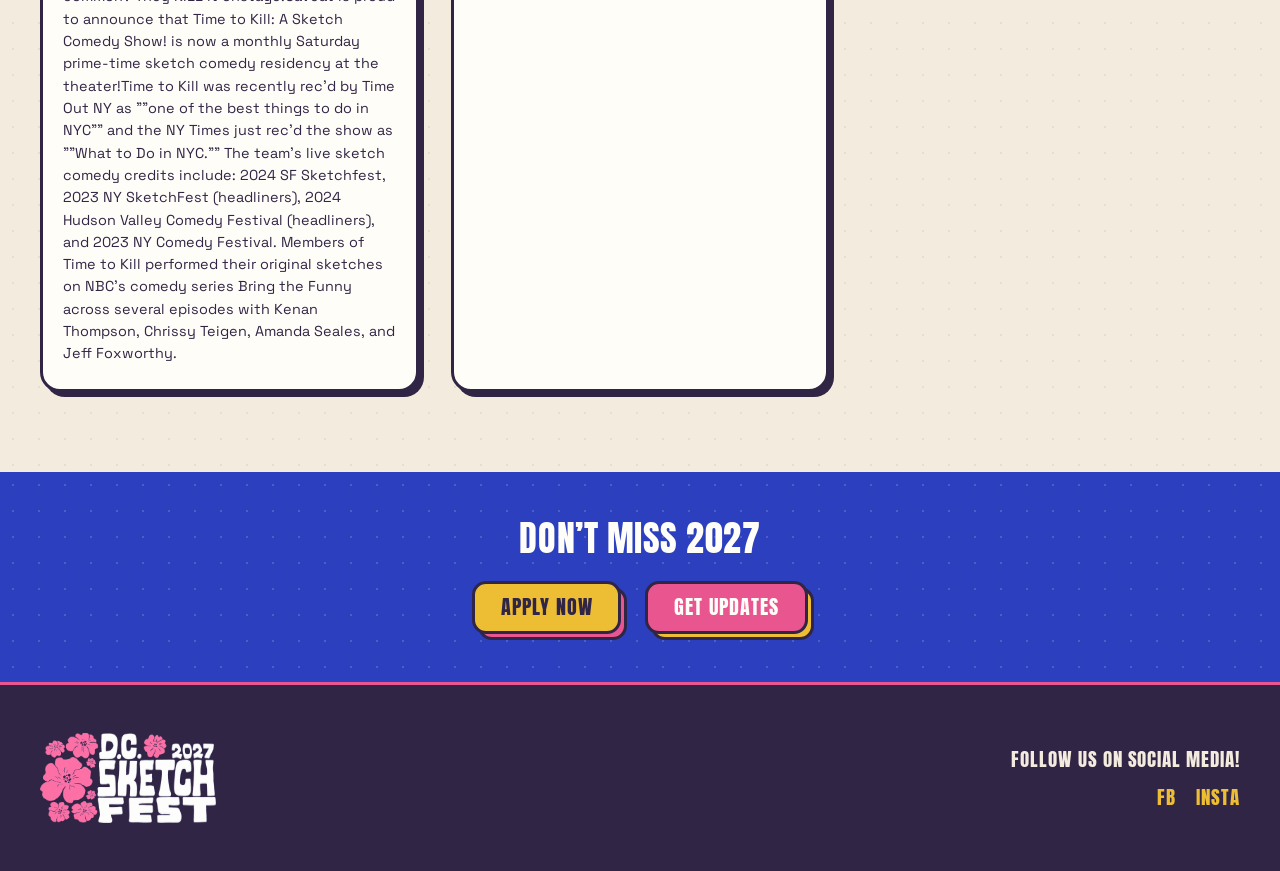
<file: performers-2025/index.html>
<!DOCTYPE html>
<html lang="en">
<head>
<meta charset="utf-8">
<meta name="robots" content="noindex, nofollow">
<meta name="viewport" content="width=device-width, initial-scale=1">
<title>2025 Lineup - DC Sketchfest</title>
<meta name="description" content="The 35 sketch comedy teams who performed at DC Sketchfest 2025.">

<meta property="og:type" content="website">
<meta property="og:url" content="https://dcsketchfest.com/performers-2025/">
<meta property="og:title" content="2025 Lineup - DC Sketchfest">
<meta property="og:description" content="The 35 sketch comedy teams who performed at DC Sketchfest 2025.">
<meta property="og:image" content="https://dcsketchfest.com/assets/img/brand/og-image.avif">
<meta name="twitter:card" content="summary_large_image">

<link rel="canonical" href="https://dcsketchfest.com/performers-2025/">
<link rel="icon" href="/assets/img/brand/favicon.svg" type="image/svg+xml">
<link rel="icon" href="/assets/img/brand/favicon-32.png" sizes="32x32">
<link rel="apple-touch-icon" href="/assets/img/brand/favicon-256.png">

<link rel="preconnect" href="https://fonts.googleapis.com">
<link rel="preconnect" href="https://fonts.gstatic.com" crossorigin>
<link href="https://fonts.googleapis.com/css2?family=Anton&family=Space+Grotesk:wght@400;500;600;700&display=swap" rel="stylesheet">
<link rel="stylesheet" href="/assets/css/style.css">
</head>
<body>
<a class="skip-link" href="#lineup">Skip to the lineup</a>

<header class="navbar">
  <div class="nav-inner">
    <div class="nav-bar">
      <a href="/" class="brand" aria-label="DC Sketchfest home"><img class="brand-logo" src="/assets/img/brand/logo-2027.png" alt="DC Sketchfest 2027" width="1000" height="523"></a>

      <nav id="nav-links" class="nav-links" aria-label="Main">
        <a class="nav-link" href="/#about-section">2027</a>
        <a class="nav-link" href="/apply/">Apply</a>
        <a class="nav-link" href="/volunteer/">Volunteer</a>
        <a class="nav-link" href="/performers-2026/" aria-current="page">Past Lineups</a>
        <a class="nav-link" href="/photos/">Photos</a>
        <a class="nav-link" href="/#faq-section">FAQ</a>
        <a class="nav-link" href="mailto:admin@dcsketchfest.com?subject=Question">Contact</a>
        <a class="nav-link nav-donate-mobile" href="https://givebutter.com/dcsketchfest2027">Donate</a>
      </nav>

      <a class="btn nav-donate-desktop" href="https://givebutter.com/dcsketchfest2027"><span>Donate</span></a>

      <button class="nav-toggle" type="button" aria-expanded="false" aria-controls="nav-links" aria-label="Menu">
        <span></span><span></span><span></span>
      </button>
    </div>
  </div>
</header>

<main>
<section class="section lineup-hero">
  <div class="pad pad-sm">
    <div class="container">
      <h1 class="h-lg text-white">2025 <span class="text-yellow">Performers</span></h1>
      <p class="body-copy text-white" style="margin-top:1rem">35 teams &middot; March 26–29, 2025 &middot; The DC Arts Center</p>

      <nav class="year-switch" aria-label="Festival year">
        <a class="year-link" href="/performers-2026/">2026</a>
        <a class="year-link is-current" href="/performers-2025/" aria-current="page">2025</a>
        <a class="year-link" href="/performers-2024/">2024</a>
      </nav>

      <p class="archive-note">DC Sketchfest returns March 31&ndash;April 3, 2027 &mdash; four nights of sketch comedy at MILKCRATE and Sitar Arts Center. <a href="/apply/">Applications are open</a> through December 13.</p>
    </div>
  </div>
</section>

<section id="lineup" class="section lineup-section">
  <div class="pad pad-md">
    <div class="container">
      <div class="performer-grid">
        <article class="performer-card">
          <img src="/assets/img/performers-2025/15-minutes-away.jpg" alt="15 Minutes Away promotional image" loading="lazy" width="400" height="300">
          <div class="performer-card__body">
            <h2 class="performer-card__name">15 Minutes Away</h2>
            <p class="performer-card__blurb">Uncomfortable, uncompromising, unexpected; we’re 15 Minutes Away! We’ve got a diverse cast of women, queer and POC comedians, 15 Minutes Away comedy style breaks boundaries, crosses the line and confronts social norms. We’re a New York City based team doing UCB style sketch comedy with actors and writers featured on Netflix, HBO, Comedy Central, Oxygen, NBC, DropoutTV, TBS, Peacock, MTV, Fox, CBS.</p>
          </div>
        </article>
        <article class="performer-card">
          <img src="/assets/img/performers-2025/a-j-schraeder.avif" alt="A.J. Schraeder promotional image" loading="lazy" width="400" height="300">
          <div class="performer-card__body">
            <h2 class="performer-card__name">A.J. Schraeder</h2>
            <p class="performer-card__blurb">A.J. Schraeder has been performing sketch comedy for nearly 2 decades now. During that time, he&#x27;s brought shows to colleges across the country, been invited to comedy festivals across North America, and sold commercial ideas and content to brands around the world. He is the most recent winner of the Judges Choice award DC Sketchfest&#x27;s 24-hour sketch contest and has been awarded the title of Best in Fest at the Columbus Brew HaHa and Atlanta Sketchfest. In the commercial world, he has worked with major brands such as Doritos, Legos, and Anheuser-Busch InBev.</p>
          </div>
        </article>
        <article class="performer-card">
          <img src="/assets/img/performers-2025/andy-assaf.avif" alt="Andy Assaf promotional image" loading="lazy" width="400" height="300">
          <div class="performer-card__body">
            <h2 class="performer-card__name">Andy Assaf</h2>
            <p class="performer-card__blurb">Andy Assaf, originally from Montreal, is a Toronto based sketch and improv comedian and is a Second City Toronto Mainstage alum. You might know him from as the Cravensworth’s MONSTER on season 6 of What We Do In The Shadows on Fx, the Recruit on Netflix, or you might have seen him as that Canadian guy in the Domino&#x27;s commercial.</p>
          </div>
        </article>
        <article class="performer-card">
          <img src="/assets/img/performers-2025/bad-medicine.avif" alt="Bad Medicine promotional image" loading="lazy" width="400" height="300">
          <div class="performer-card__body">
            <h2 class="performer-card__name">Bad Medicine</h2>
            <p class="performer-card__blurb">Bad Medicine is a Washington DC based sketch comedy group specializing in the dark, the cerebral, and the absurd. Though it has humble beginnings--conceived over a plate of tater tots--Bad Medicine has quickly grown into one of the most eclectic sketch groups in DC and features a cast trained by Second City, the Upright Citizen&#x27;s Brigade, Washington Improv Theater, the District Improv, and Dojo Comedy. They are a group of singers, designers, lawyers, and students with the shared goal of writing the best comedy about the worst of humanity. No side effects. No horse pills. No cures.</p>
          </div>
        </article>
        <article class="performer-card">
          <img src="/assets/img/performers-2025/big-apartment.avif" alt="Big Apartment promotional image" loading="lazy" width="400" height="300">
          <div class="performer-card__body">
            <h2 class="performer-card__name">Big Apartment</h2>
            <p class="performer-card__blurb">Big Apartment brings a sketch comedy showcase where deranged characters, musical parodies, and surreal scenarios collide in the most unexpected ways. They&#x27;ve performed all over New York City and at sketch festivals in Toronto, Montreal, San Francisco, and Denver (Winner- Best Ensemble). Big Apartment is comprised of writers and actors who have worked with Netflix, Above Average, Reductress, McSweeney&#x27;s, and Splitsider</p>
          </div>
        </article>
        <article class="performer-card">
          <img src="/assets/img/performers-2025/big-ol-mess.avif" alt="Big Ol&#x27; Mess promotional image" loading="lazy" width="400" height="300">
          <div class="performer-card__body">
            <h2 class="performer-card__name">Big Ol&#x27; Mess</h2>
            <p class="performer-card__blurb">Big Ol&#x27; Mess is a sketch comedy group from Denver. They have performed at Portland Sketch Fest and Denver Sketch Festival as well as cities across the world (well... one show in Canada). Big Ol&#x27; Mess shows have a loose, improvised feel that will leave you saying “that was so dumb, I loved it”.<br>Featuring:<br>Dan Burger (@the_dan_burger)<br>Katie Congrove (@katiesinstys)<br>Jared McBain (@jaredmcbain)<br>Connor Schuck (@c_money9)</p>
          </div>
        </article>
        <article class="performer-card">
          <img src="/assets/img/performers-2025/brandy-alexander.avif" alt="Brandy Alexander promotional image" loading="lazy" width="400" height="300">
          <div class="performer-card__body">
            <h2 class="performer-card__name">Brandy Alexander</h2>
            <p class="performer-card__blurb">Refreshingly original and delightfully vaudevillian. Chicago sketch duo Brandy Alexander has spent years performing together, delighting and entertaining audiences everywhere. Join them as they bring their best material to the stage for one unforgettable show.</p>
          </div>
        </article>
        <article class="performer-card">
          <img src="/assets/img/performers-2025/brick-penguin.avif" alt="Brick Penguin promotional image" loading="lazy" width="400" height="300">
          <div class="performer-card__body">
            <h2 class="performer-card__name">Brick Penguin</h2>
            <p class="performer-card__blurb">Brick Penguin is a high-octane sketch comedy group from Washington, DC. The group has been entertaining audiences across the country since 2010. They have written, performed, and produced over fifty unique shows and performed in festivals in New York, Chicago, Boston, Seattle, Philadelphia, North Carolina, and Baltimore.</p>
          </div>
        </article>
        <article class="performer-card">
          <img src="/assets/img/performers-2025/cam-wyllie.avif" alt="Cam Wyllie promotional image" loading="lazy" width="400" height="300">
          <div class="performer-card__body">
            <h2 class="performer-card__name">Cam Wyllie</h2>
            <p class="performer-card__blurb">Cam Wyllie truly is Canada&#x27;s Sketch Comedy Maniac; a nearly 20 year veteran of the live comedy performance scene with multiple awards for this ensemble work, directing, and his universally beloved solo comedy shows. As one of the most prolific performers in North America, Cam Wyllie has perfected his craft on stages from Montreal to Los Angeles. He&#x27;s performed at every major Sketch Comedy Festival from coast to coast. Do you like city names? In the last. year, he&#x27;s performed for sold out audiences in San Francisco, Toronto, Montreal, Portland, Newfoundland, Edmonton, Philadelphia, Los Angeles, Seattle, Denver, and South CarolinaIn 2024, Cameron was the recipient of The Toronto Sketch Comedy Festival&#x27;s &quot;&quot;Best of the Fest&quot;&quot; award, and was the $10,000 grand prize winner of the Cam Wyllie Sketch Comedy Invitational.</p>
          </div>
        </article>
        <article class="performer-card">
          <img src="/assets/img/performers-2025/chaps.avif" alt="Chaps promotional image" loading="lazy" width="400" height="300">
          <div class="performer-card__body">
            <h2 class="performer-card__name">Chaps</h2>
            <p class="performer-card__blurb">Chaps is DC’s first all-women comedy super group made up of experienced jokesters from some of DC’s top sketch comedy teams. Adorned with their signature, jaunty suspenders and mustaches, Chaps’ vaudeville-inspired performances transcend feminine tropes with their unique blend of dark, witty, and absurdist humor</p>
          </div>
        </article>
        <article class="performer-card">
          <img src="/assets/img/performers-2025/danielle-she-her.avif" alt="Danielle She/Her promotional image" loading="lazy" width="400" height="300">
          <div class="performer-card__body">
            <h2 class="performer-card__name">Danielle She/Her</h2>
            <p class="performer-card__blurb">&quot;Danielle She/Her&quot; is a one-woman sketch show about and by Danielle Steger. As a writer, director, and performer, Danielle is a four-time award winner at the Capital Fringe Festival. Her other credits include shows at Solocom (NYC), the San Francisco Sketchfest, the Toronto Sketch Comedy Festival, and the Edinburgh Festival Fringe (UK). Her director for &quot;Danielle She/Her&quot; is Katie O&#x27;Donnell, an ensemble performer at Washington Improv Theater.</p>
          </div>
        </article>
        <article class="performer-card">
          <img src="/assets/img/performers-2025/dc-raclette-club.avif" alt="DC Raclette Club promotional image" loading="lazy" width="400" height="300">
          <div class="performer-card__body">
            <h2 class="performer-card__name">DC Raclette Club</h2>
            <p class="performer-card__blurb">With all the savory goodness of melted cheese, DC Raclette Club fills audiences with uproarious laughter and an occasional deep thought. Inspired by acts like Mitchell &amp; Webb, Aunty Donna, and Kids in the Hall, the trio of Andy, Isabelle and Sara bring big characters, queer themes, and lots of shouting. Are they all friends? Lovers? Maybe two of them are married and the third is a best friend??? You&#x27;ll be too busy laughing to know!</p>
          </div>
        </article>
        <article class="performer-card">
          <img src="/assets/img/performers-2025/disco-horses.avif" alt="Disco Horses promotional image" loading="lazy" width="400" height="300">
          <div class="performer-card__body">
            <h2 class="performer-card__name">Disco Horses</h2>
            <p class="performer-card__blurb">Disco Horses is a sketch comedy duo comprised of Joe Harrington and Eric Greenbaum. Joe and Eric take their 15+ years of combined sketch comedy experience to bring you through a revue that touches on a wide variety of everything and anything. There&#x27;s improv, music, dancing, and a whole lot of &quot;&quot;what the fuck just happened&quot;&quot;. Their shows are absurd, high-concept, honest, and silly. Over the past two years, Joe and Eric have written sketches through a mixture of improv-to-sketch and script-to-stage throughout festivals and shows in NYC, Chicago, and the UK. Reviewers from their most recent run at the Edinburgh Fringe Festival said, &quot;&quot;I have never laughed so fucking hard in my life as I did watching Disco Horses&quot;&quot; (EdFringe Review), &quot;&quot;...fresh and unique...most definitely a hit&quot;&quot; (SMU Reviews), and &quot;&quot;Joe Harrington and Eric Greenbaum&#x27;s chaotic yet hilarious sketch compilation is nothing short of a farcical joy&quot;&quot; (Forge Press). Eric is a member of The Second City Touring Company in Chicago and Joe is a sketch/character comedian in New York. Together, they have performed at Edinburgh Fringe Festival, New York Comedy Festival, Austin Sketchfest, NYC Sketchfest, UCB, The iO Theater, The Second City NYC, and much more.</p>
          </div>
        </article>
        <article class="performer-card">
          <img src="/assets/img/performers-2025/erick-acu-a.avif" alt="Erick Acuña promotional image" loading="lazy" width="400" height="300">
          <div class="performer-card__body">
            <h2 class="performer-card__name">Erick Acuña</h2>
            <p class="performer-card__blurb">Erick is a Peruvian comedian/writer based in Washington DC. He is a two time winner of ‘Best Comedy Show’ at Capital Fringe, and has had sold out runs in festivals all over North American, and the Edinburgh Fringe Festival (UK).</p>
          </div>
        </article>
        <article class="performer-card">
          <img src="/assets/img/performers-2025/fanfiction-theater.avif" alt="Fanfiction Theater promotional image" loading="lazy" width="400" height="300">
          <div class="performer-card__body">
            <h2 class="performer-card__name">Fanfiction Theater</h2>
            <p class="performer-card__blurb">Lose yourself in wild flights of fancy about your favorite fictional characters! Fanfiction fan Joanna Harris and her friends bring to the stage stirring tales of love, death, adventure, and friendship involving characters from popular franchises. Be prepared for: crossovers, self-inserts, wild pairings, Mary Sue and Gary Stus, love triangles, love squares, plus tropes, tropes, and more tropes.</p>
          </div>
        </article>
        <article class="performer-card">
          <img src="/assets/img/performers-2025/field-trip.avif" alt="Field Trip promotional image" loading="lazy" width="400" height="300">
          <div class="performer-card__body">
            <h2 class="performer-card__name">Field Trip</h2>
            <p class="performer-card__blurb">Field Trip is a Boston-based sketch comedy trio whose sets have been described as “undeiniably charming,” “surprisingly touching,” and “cured my IBS.” Since 2022, they’ve been delighting audiences with their brand of fast-paced, so-dumb-it’s-smart humor at sketch fests including New York, DC, Montréal, Philadelphia, Portland OR, and Seattle. Buckle up for a journey of goofs, gaffes, gabs, jabs, and most of all, well-timed comedic jokes delivered in a scripted format. We&#x27;re going on a Field Trip.</p>
          </div>
        </article>
        <article class="performer-card">
          <img src="/assets/img/performers-2025/georgetown-sketch-comedy-society.avif" alt="Georgetown Sketch Comedy Society promotional image" loading="lazy" width="400" height="300">
          <div class="performer-card__body">
            <h2 class="performer-card__name">Georgetown Sketch Comedy Society</h2>
            <p class="performer-card__blurb">Georgetown Sketch Comedy is the premier (and only) sketch comedy club on campus. We blend absurdist, off-beat, and whimsical humor with a sharp, fresh perspective. It&#x27;s kinda like the worst soup you&#x27;ve ever had.</p>
          </div>
        </article>
        <article class="performer-card">
          <img src="/assets/img/performers-2025/ghost-girl.avif" alt="Ghost Girl promotional image" loading="lazy" width="400" height="300">
          <div class="performer-card__body">
            <h2 class="performer-card__name">Ghost Girl</h2>
            <p class="performer-card__blurb">Ghost Girl is a sketch team rooted in the vibrant comedy scene of NYC. Since 2022, they have been a house team at the Magnet Theater, where their diverse group of actors and writers brings a unique approach to comedy, embracing the heightened, the surreal, and the twisted. Their sketches operate on the logic of your favorite Saturday morning cartoon, tackling such subjects as therapy, technology, and yes - even magic cats.Ghost Girl has had the pleasure of performing at SF Sketchfest, Austin Sketchfest, Montreal Sketchfest, Philly Sketchfest, and beyond. Outside of their work with Ghost Girl, the team’s writers and performers are regularly found on shows throughout the city, and their seasoned members have been featured on CBS, Showtime, GOLD Comedy, and even Sports Illustrated.</p>
          </div>
        </article>
        <article class="performer-card">
          <img src="/assets/img/performers-2025/girl-mountain.avif" alt="Girl Mountain promotional image" loading="lazy" width="400" height="300">
          <div class="performer-card__body">
            <h2 class="performer-card__name">Girl Mountain</h2>
            <p class="performer-card__blurb">Girl Mountain is a Brooklyn-based sketch group that makes you stop and think - what is a mountain of girls? And how many girls make a mountain?</p>
          </div>
        </article>
        <article class="performer-card">
          <img src="/assets/img/performers-2025/grace-and-the-gang.avif" alt="Grace and the Gang promotional image" loading="lazy" width="400" height="300">
          <div class="performer-card__body">
            <h2 class="performer-card__name">Grace and the Gang</h2>
            <p class="performer-card__blurb">Grace and the Gang is the brain-child of Grace Fennell, an award-winning actor, improvisor, and writer currently based in DC. Grace and the Gang&#x27;s comedy is a mix of absurdism, clowning, physical comedy, and dark humor. Join Grace and her pals on this comedy adventure!</p>
          </div>
        </article>
        <article class="performer-card">
          <img src="/assets/img/performers-2025/high-dramma.avif" alt="High Dramma promotional image" loading="lazy" width="400" height="300">
          <div class="performer-card__body">
            <h2 class="performer-card__name">High Dramma</h2>
            <p class="performer-card__blurb">&quot;High Dramma is a sketch comedy group from Philadelphia that specializes in a signature - some might even say jarring - brand of loud, chaotic absurdism.There will be comedians yelling at each other, themselves, and you, the audience. There will be a ukulele player, bookending each sketch with original songs and amusing covers. There will be sketches where, honestly, you might not be totally sure what exactly you&#x27;re looking at, but trust that it will be extremely funny and you&#x27;ll want to go along for the ride.High Dramma is Curt Riedy, D.C. Fisher, Jason Singer, Marissa Edelman and Josie Skocik.&quot;</p>
          </div>
        </article>
        <article class="performer-card">
          <img src="/assets/img/performers-2025/jackie-allison-into-the-multiverse.avif" alt="Jackie &amp; Allison Into the Multiverse promotional image" loading="lazy" width="400" height="300">
          <div class="performer-card__body">
            <h2 class="performer-card__name">Jackie &amp; Allison Into the Multiverse</h2>
            <p class="performer-card__blurb">Jackie Skinner is a silly idiot. She&#x27;s performed at comedy shows and festivals all over the world, including Edinburgh Fringe 2024, Boston Comedy Arts Festival, iO Chicago’s Comedy Festival, Seattle’s Highlarious Comedy Festival, Indianapolis Comedy Festival, Funniest Person in Austin, Improv Boston, Austin’s Coldtowne, PIT NYC, UCB NY, The Magnet Theater NY, Chicago Sketchfest, Austin Sketch Fest, Sketchfest Seattle, and NYC SketchFest. www.jackieskinner.comAllison Villaseñor is a 5’ 1” sketch comedian and actor in NYC who loves bean and cheese burritos. She’s performed comedy and theater shows at Atlantic Theater Company, UCB NY, PIT NYC, BCC, Magnet Theater NY, Elysian Theatre LA, Austin Sketch Fest, Sketchfest Seattle, and NYC SketchFest. She debuted her solo character show, Holy Guacamole! at SOLOCOM NYC &#x27;24. www.allisonvillasenor.com</p>
          </div>
        </article>
        <article class="performer-card">
          <img src="/assets/img/performers-2025/jonathan-cohall.avif" alt="Jonathan Cohall promotional image" loading="lazy" width="400" height="300">
          <div class="performer-card__body">
            <h2 class="performer-card__name">Jonathan Cohall</h2>
            <p class="performer-card__blurb">Jonathan Cohall is more than a Comedian, he is a Coneedian. He HAS to make people laugh because it is his life force. Without humor, he is but a mere mortal.While studying Improv and Sketch at UCB, The PIT, and Second City, he has also performed Stand-Up with the likes of Jo Firestone, Aparna Nancherla, Ilana Glazer, and Nate Bargatze.Jonathan was named a 2017 Improv Your Life Scholar and Newbie of the Year at The PIT as well as a winner of the 2018 NBC/UCB Diversity Scholarship.In 2022 he appeared with his sketch team Scrunchie at Austin Sketchfest and was awarded an artistic residency in Ars Nova’s CAMP program.He is currently a writer/actor with the popular New York City sketch collective BoogieManja and was featured in the 2024 NYC SketchFest.Jonathan once saw his idol Tracy Morgan on the streets of the Bronx and told him that he wanted to be a comedian one day. Tracy said “It’s already done!”</p>
          </div>
        </article>
        <article class="performer-card">
          <img src="/assets/img/performers-2025/jordan-moeller.avif" alt="Jordan Moeller promotional image" loading="lazy" width="400" height="300">
          <div class="performer-card__body">
            <h2 class="performer-card__name">Jordan Moeller</h2>
            <p class="performer-card__blurb">Jordan Moeller (he/him) is a comedian and large bird based out of Los Angeles. His irreverent, satirical, and rollicking solo comedic work has been seen on Characters Welcome, San Francisco Sketchfest, SketchFest Seattle, and countless other screens and stages across the continent. Previously, he’s been a member of sketch house teams at BoogieManja Sketch Collective and The PIT in NYC, and currently he&#x27;s the lead producer of Nebula Comedy in Los Angeles and a writing and performing member of Speakeasy Sketch, a Pack Theater house team. He is the proud recipient of “Best of Fest - Solo Performer” at Denver Sketch Fest in 2024.Follow him at @meat_prank on instagram, and keep an ear out for his forthcoming historical comedy podcast, Whispers on the Adriatic, set to release spring 2025.</p>
          </div>
        </article>
        <article class="performer-card">
          <img src="/assets/img/performers-2025/mist.avif" alt="MIST promotional image" loading="lazy" width="400" height="300">
          <div class="performer-card__body">
            <h2 class="performer-card__name">MIST</h2>
            <p class="performer-card__blurb">Mostly improvisors, NEVER improvised. MIST is a group of improv enthusiasts (mostly) who decided to stop winging it and start writing it down!</p>
          </div>
        </article>
        <article class="performer-card">
          <img src="/assets/img/performers-2025/money-things.avif" alt="Money &amp; Things promotional image" loading="lazy" width="400" height="300">
          <div class="performer-card__body">
            <h2 class="performer-card__name">Money &amp; Things</h2>
            <p class="performer-card__blurb">Money &amp; Things is a sketch team that appreciates the finer things in life...like killing it on stage and not actually making money.  They have been performing at Magnet Theatre in NYC for two seasons as a Livewire house team.  They take nonsense very seriously.</p>
          </div>
        </article>
        <article class="performer-card">
          <img src="/assets/img/performers-2025/mother-s-pouch.avif" alt="Mother&#x27;s Pouch promotional image" loading="lazy" width="400" height="300">
          <div class="performer-card__body">
            <h2 class="performer-card__name">Mother&#x27;s Pouch</h2>
            <p class="performer-card__blurb">Mother&#x27;s Pouch is a new DC-based sketch group that loves to experiment with a combination of absurdist and situational humor! Our sketch writers have been a part of productions such as &quot;Famous Last Words&quot; and Bad Medicine&#x27;s Merry Little Sketch Show. You&#x27;ll see us performing at the DC Improv&#x27;s Make-up Party Shows and Rails Comedy&#x27;s Etch-a-Sketch and Every Holiday Sketch Shows! Come jump in the pouch with us!</p>
          </div>
        </article>
        <article class="performer-card">
          <img src="/assets/img/performers-2025/party-trick.avif" alt="Party Trick promotional image" loading="lazy" width="400" height="300">
          <div class="performer-card__body">
            <h2 class="performer-card__name">Party Trick</h2>
            <p class="performer-card__blurb">Party Trick is a Magnet Theater house team founded in 2023. Its members have long haunted the stage performing sketch, improv, musical improv, stand-up, plain old regular theatre, and dance, too. Off stage, Party Tricksters’ writing has appeared on satire and humor websites like McSweeney’s, Hard Drive, and The Onion, as well as actual news websites with journalistic standards and stuff. The team has been honored by selection to SF Sketchfest, Austin Sketch Fest, DC Sketchfest, Philly Sketchfest, and PackFest.</p>
          </div>
        </article>
        <article class="performer-card">
          <img src="/assets/img/performers-2025/queer-window.avif" alt="Queer Window promotional image" loading="lazy" width="400" height="300">
          <div class="performer-card__body">
            <h2 class="performer-card__name">Queer Window</h2>
            <p class="performer-card__blurb">The nation’s premier LGBTQIA+ sketch team makes their DC debut! Come join some of New York’s hottest up-and-coming queer comedians for an hour of sketches, songs, and viral videos. Cast credits include New York Comedy Festival, SF Sketchfest, The Onion, Reductress, Insider, UCB Maude Night, McSweeneys, and more!</p>
          </div>
        </article>
        <article class="performer-card">
          <img src="/assets/img/performers-2025/rails-comedy.avif" alt="Rails Comedy promotional image" loading="lazy" width="400" height="300">
          <div class="performer-card__body">
            <h2 class="performer-card__name">Rails Comedy</h2>
            <p class="performer-card__blurb">Founded in 2021, Rails Comedy is a rising force in the Washington, D.C. comedy scene with a focus on the power of ensemble comedy. Alongside their dedicated roster of improv and sketch comedy performances, they regularly host workshops throughout the year. Rails Comedy is dedicated to fostering local talent and building comedy around community in the nation’s capital. They are a proud co-founder of DC Sketchfest, the first festival dedicated to sketch comedy in the capital region, which performed to sold out audiences in March 2024.</p>
          </div>
        </article>
        <article class="performer-card">
          <img src="/assets/img/performers-2025/seann-cantatore.avif" alt="Seann Cantatore promotional image" loading="lazy" width="400" height="300">
          <div class="performer-card__body">
            <h2 class="performer-card__name">Seann Cantatore</h2>
            <p class="performer-card__blurb">Seann Cantatore is an NYC musical comedian who combines theater, sketch comedy and silly goose-ness into her solo shows. She believes in humor that welcomes everyone to the party and seeks to bring people together through laughter and song. With her whimsical wit and inviting presence, audiences feel right at home belly-laughing and confronting their deepest emotional vulnerabilities, alike. She has performed at notable venues and festivals throughout the US, including DC Improv, Detroit Improv Festival, New South Comedy Festival, Rise Comedy Festival (Denver) and recently returned from a cross-country solo tour.</p>
          </div>
        </article>
        <article class="performer-card">
          <img src="/assets/img/performers-2025/the-responsible-adults.avif" alt="The &quot;Responsible&quot; &quot;Adults&quot; promotional image" loading="lazy" width="400" height="300">
          <div class="performer-card__body">
            <h2 class="performer-card__name">The &quot;Responsible&quot; &quot;Adults&quot;</h2>
            <p class="performer-card__blurb">A Seattle-based sketch comedy troupe made up of questionably responsible adults, The &quot;Responsible&quot; &quot;Adults&quot; have been performing since 2017. With performances at renowned festivals like Seattle Sketchfest and New York Sketchfest, they&#x27;ve proven their comedic expertise. Their unique blend of silly, immature humor and clever wit has helped to make their name a Seattle staple, and award winning for their video sketches. They&#x27;ve also performed at local theaters in Seattle, captivating audiences with their energetic performances and short form sketches. Dubbed &quot;your favorite comedy group&#x27;s favorite comedy group,&quot; they promise to deliver laughs for the whole family!</p>
          </div>
        </article>
        <article class="performer-card">
          <img src="/assets/img/performers-2025/the-better-binness-bros.avif" alt="The Better Binness Bros. promotional image" loading="lazy" width="400" height="300">
          <div class="performer-card__body">
            <h2 class="performer-card__name">The Better Binness Bros.</h2>
            <p class="performer-card__blurb">The Better Binness Bros. are business-bettering brothers from different mothers.  Their madcap antics, outrageous characters, and absurd video sketches are known for sweeping audiences into a phantasmagoric swirl of vaudevillian quips, uninhibited satire, and devastating ennui. They have bettered business across the country, including at Sketchfest Seattle, Denver Sketchfest, DC SketchFest, and venues like the DC Improv and the PIT in NYC.</p>
          </div>
        </article>
        <article class="performer-card">
          <img src="/assets/img/performers-2025/time-to-kill-sketch-comedy.avif" alt="Time to Kill: Sketch Comedy promotional image" loading="lazy" width="400" height="300">
          <div class="performer-card__body">
            <h2 class="performer-card__name">Time to Kill: Sketch Comedy</h2>
            <p class="performer-card__blurb">Writers and producers at The Daily Show, The Tonight Show, and more of the best comedians in New York City come together for Time to Kill: A Sketch Comedy Show — with each performance packed with sketches, musical numbers, celebrity impressions, and more! If I Think You Should Leave’s Tim Robinson had octuplets, it would be the cast of “Time to Kill.” One thing they all have in common? They KILL it onstage.Caveat is proud to announce that Time to Kill: A Sketch Comedy Show! is now a monthly Saturday prime-time sketch comedy residency at the theater!Time to Kill was recently rec&#x27;d by Time Out NY as &quot;&quot;one of the best things to do in NYC&quot;&quot; and the NY Times just rec&#x27;d the show as &quot;&quot;What to Do in NYC.&quot;&quot; The team&#x27;s live sketch comedy credits include: 2024 SF Sketchfest, 2023 NY SketchFest (headliners), 2024 Hudson Valley Comedy Festival (headliners), and 2023 NY Comedy Festival. Members of Time to Kill performed their original sketches on NBC’s comedy series Bring the Funny across several episodes with Kenan Thompson, Chrissy Teigen, Amanda Seales, and Jeff Foxworthy.</p>
          </div>
        </article>
        <article class="performer-card">
          <img src="/assets/img/performers-2025/vivek-srikanthan.avif" alt="Vivek Srikanthan promotional image" loading="lazy" width="400" height="300">
          <div class="performer-card__body">
            <h2 class="performer-card__name">Vivek Srikanthan</h2>
            <p class="performer-card__blurb">Vivek Srikanthan is an idiot (his words). Come see why. Best known for his self-deprecating and self-reflexive solo sketch comedy, Vivek has been featured at Toronto Sketchfest, Montreal Sketchfest, Denver Sketchfest, and San Francisco Sketchfest.  He is also known for his one man show One Man No City, which premiered in November 2024, and will be featured at Vancouver Fringe Festival in 2025.</p>
          </div>
        </article>
      </div>
    </div>
  </div>
</section>

<section class="section section--teal">
  <div class="pad pad-sm">
    <div class="container text-center">
      <h2 class="h-sm text-white">Don&rsquo;t miss 2027</h2>
      <div class="btn-row" style="margin-top:1.5rem">
        <a class="btn btn--yellow" href="/apply/"><span>Apply Now</span></a>
        <a class="btn btn--purple" href="/#newsletter-section"><span>Get Updates</span></a>
      </div>
    </div>
  </div>
</section>
</main>

<footer class="footer">
  <div class="pad pad-sm">
    <div class="container footer-wrapper">
      <a class="footer-logo" href="/" title="Homepage"><img class="brand-logo brand-logo--light" src="/assets/img/brand/logo-2027-light.png" alt="DC Sketchfest 2027" width="1000" height="511"></a>
      <div class="footer-social">
        <div class="join-us">Follow us on social media!</div>
        <div class="social-links">
          <a href="https://facebook.com/dcsketchfest" target="_blank" rel="noopener">fb</a>
          <a href="https://instagram.com/dcsketchfest" target="_blank" rel="noopener">insta</a>
        </div>
      </div>
    </div>
  </div>
</footer>

<script src="/assets/js/main.js" defer></script>
</body>
</html>
</file>
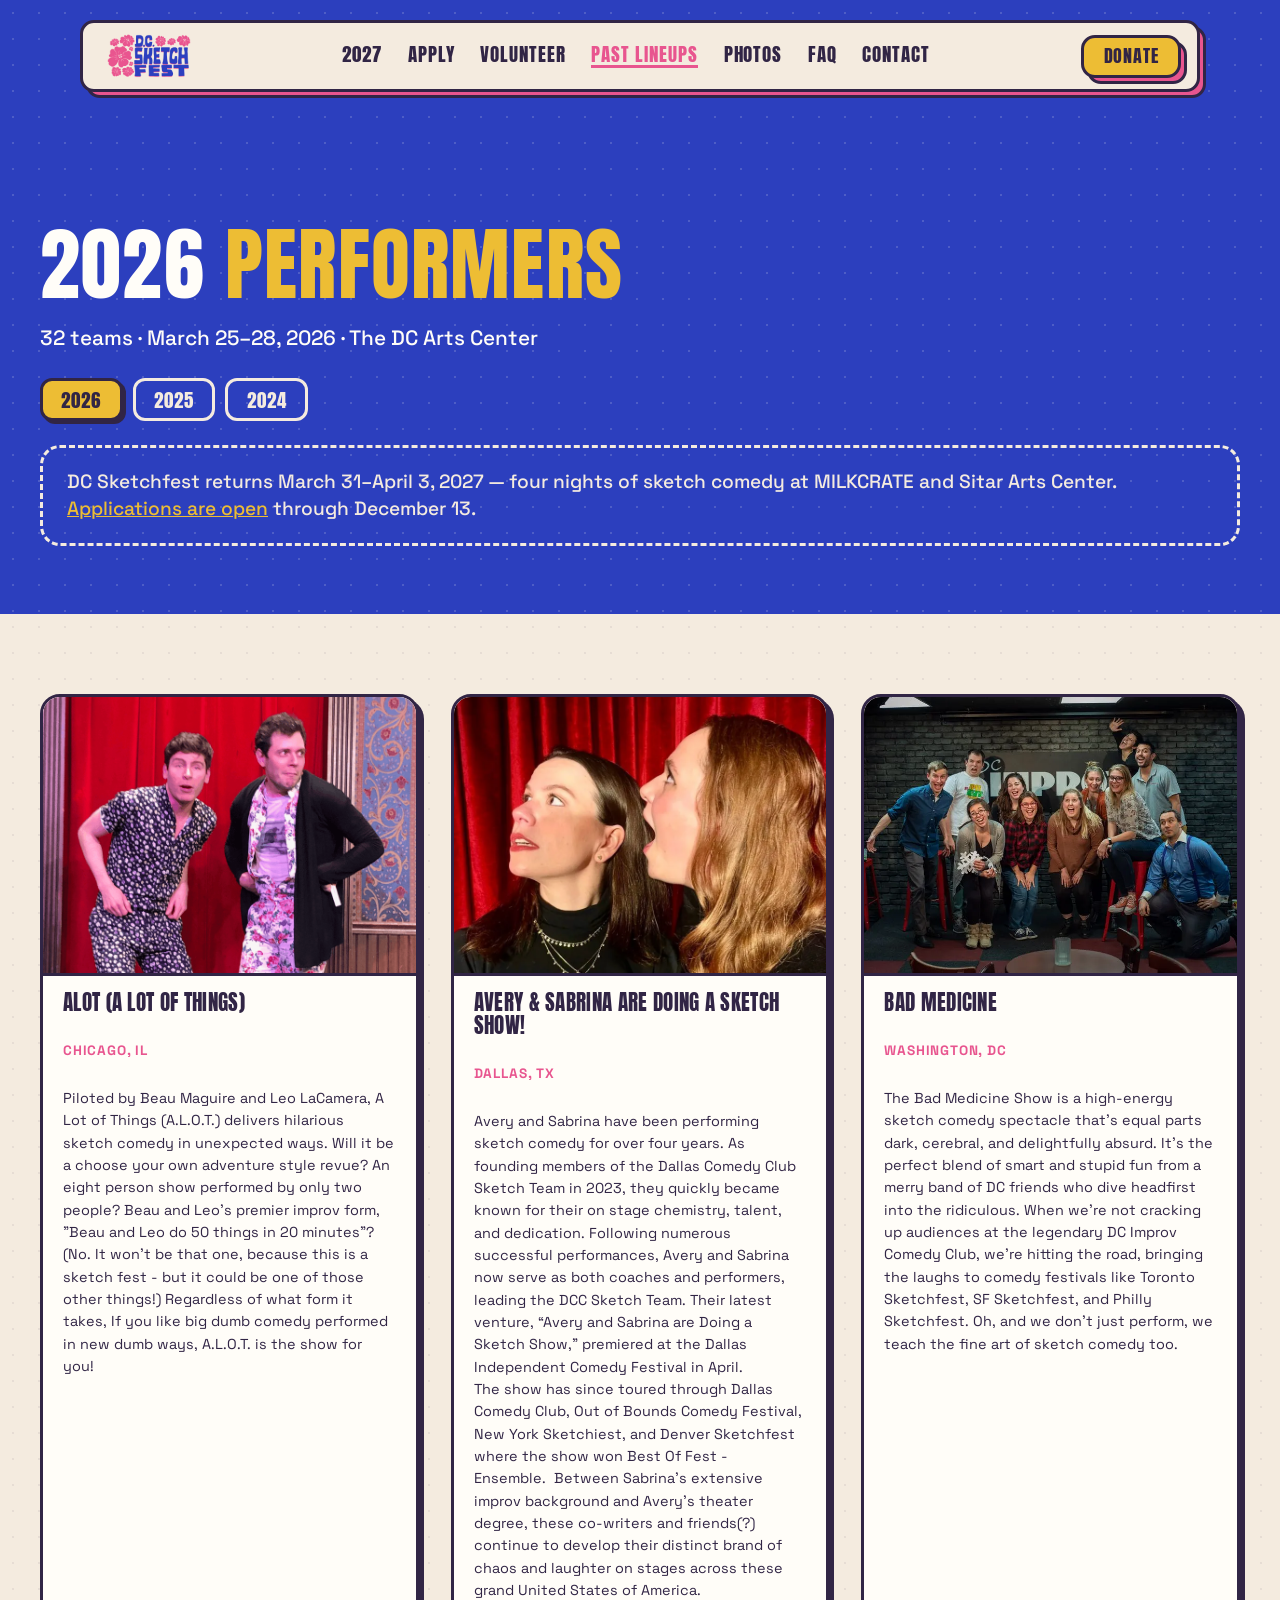
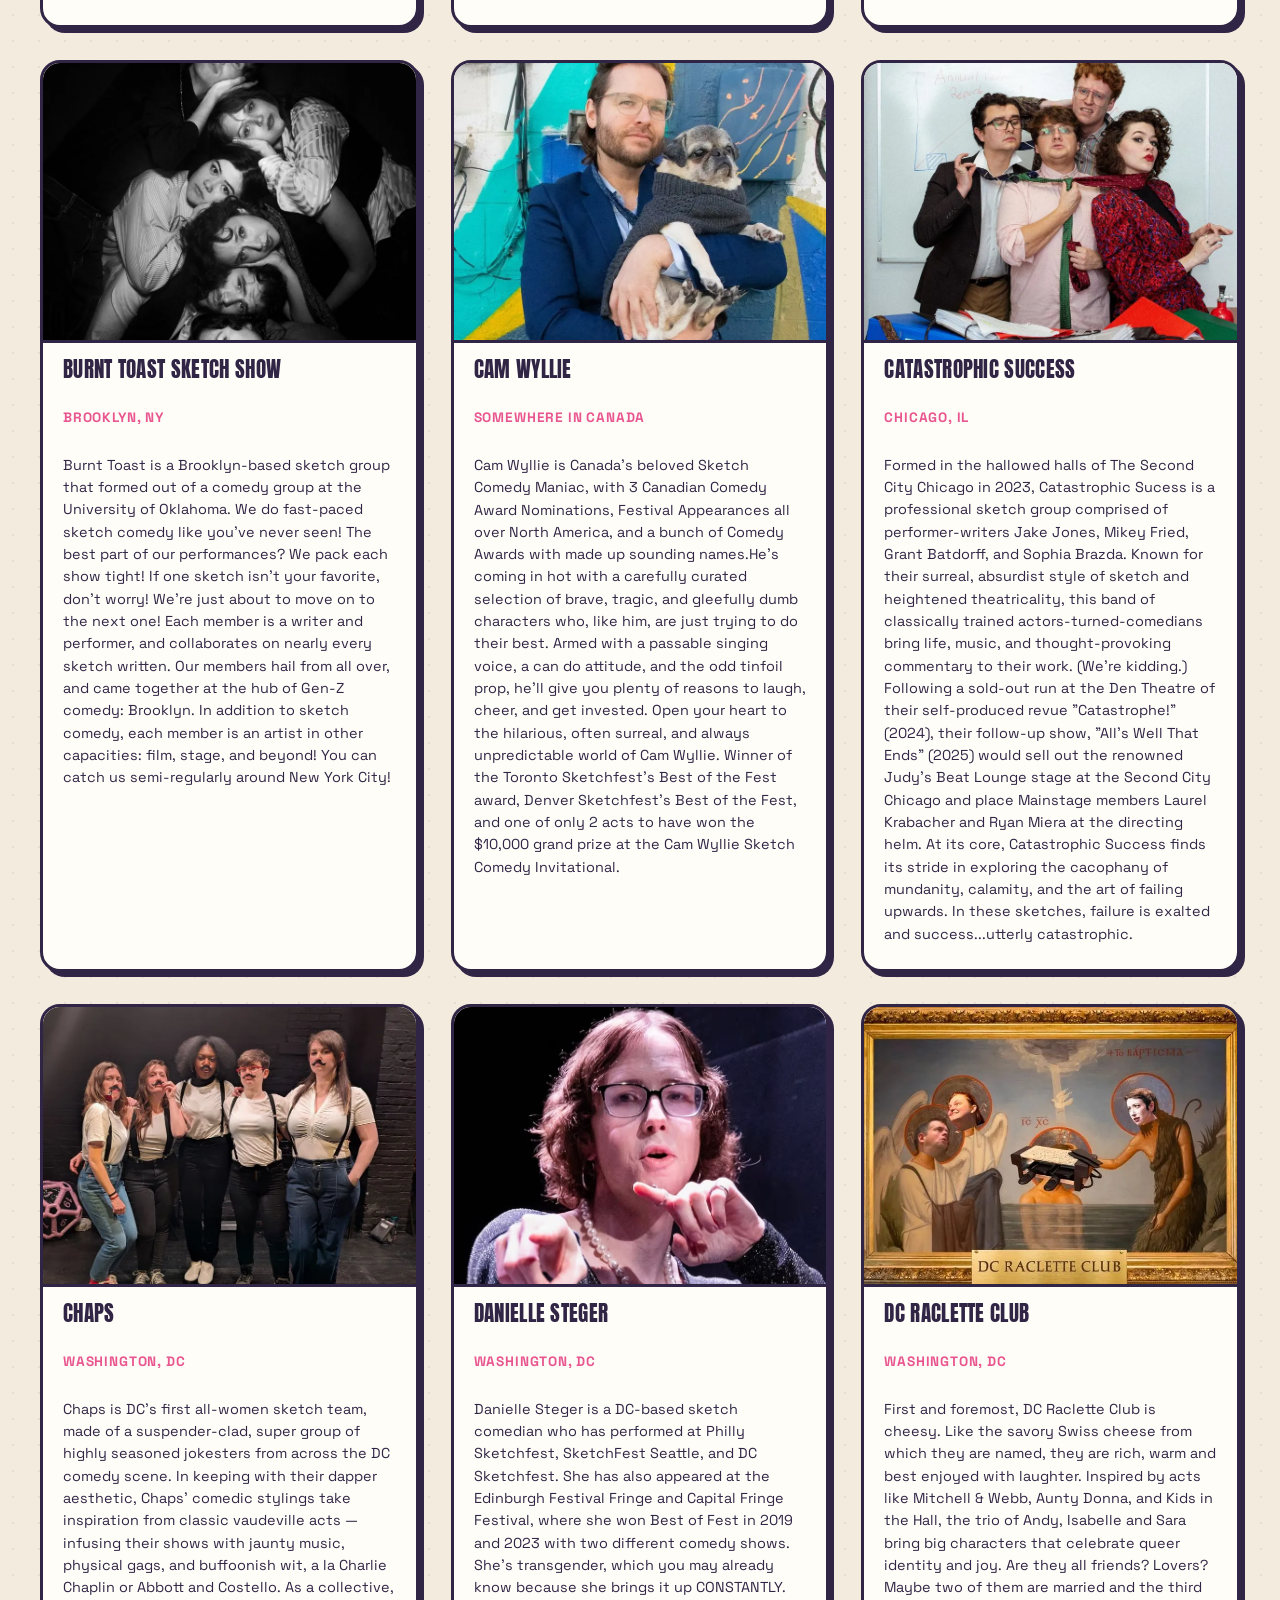
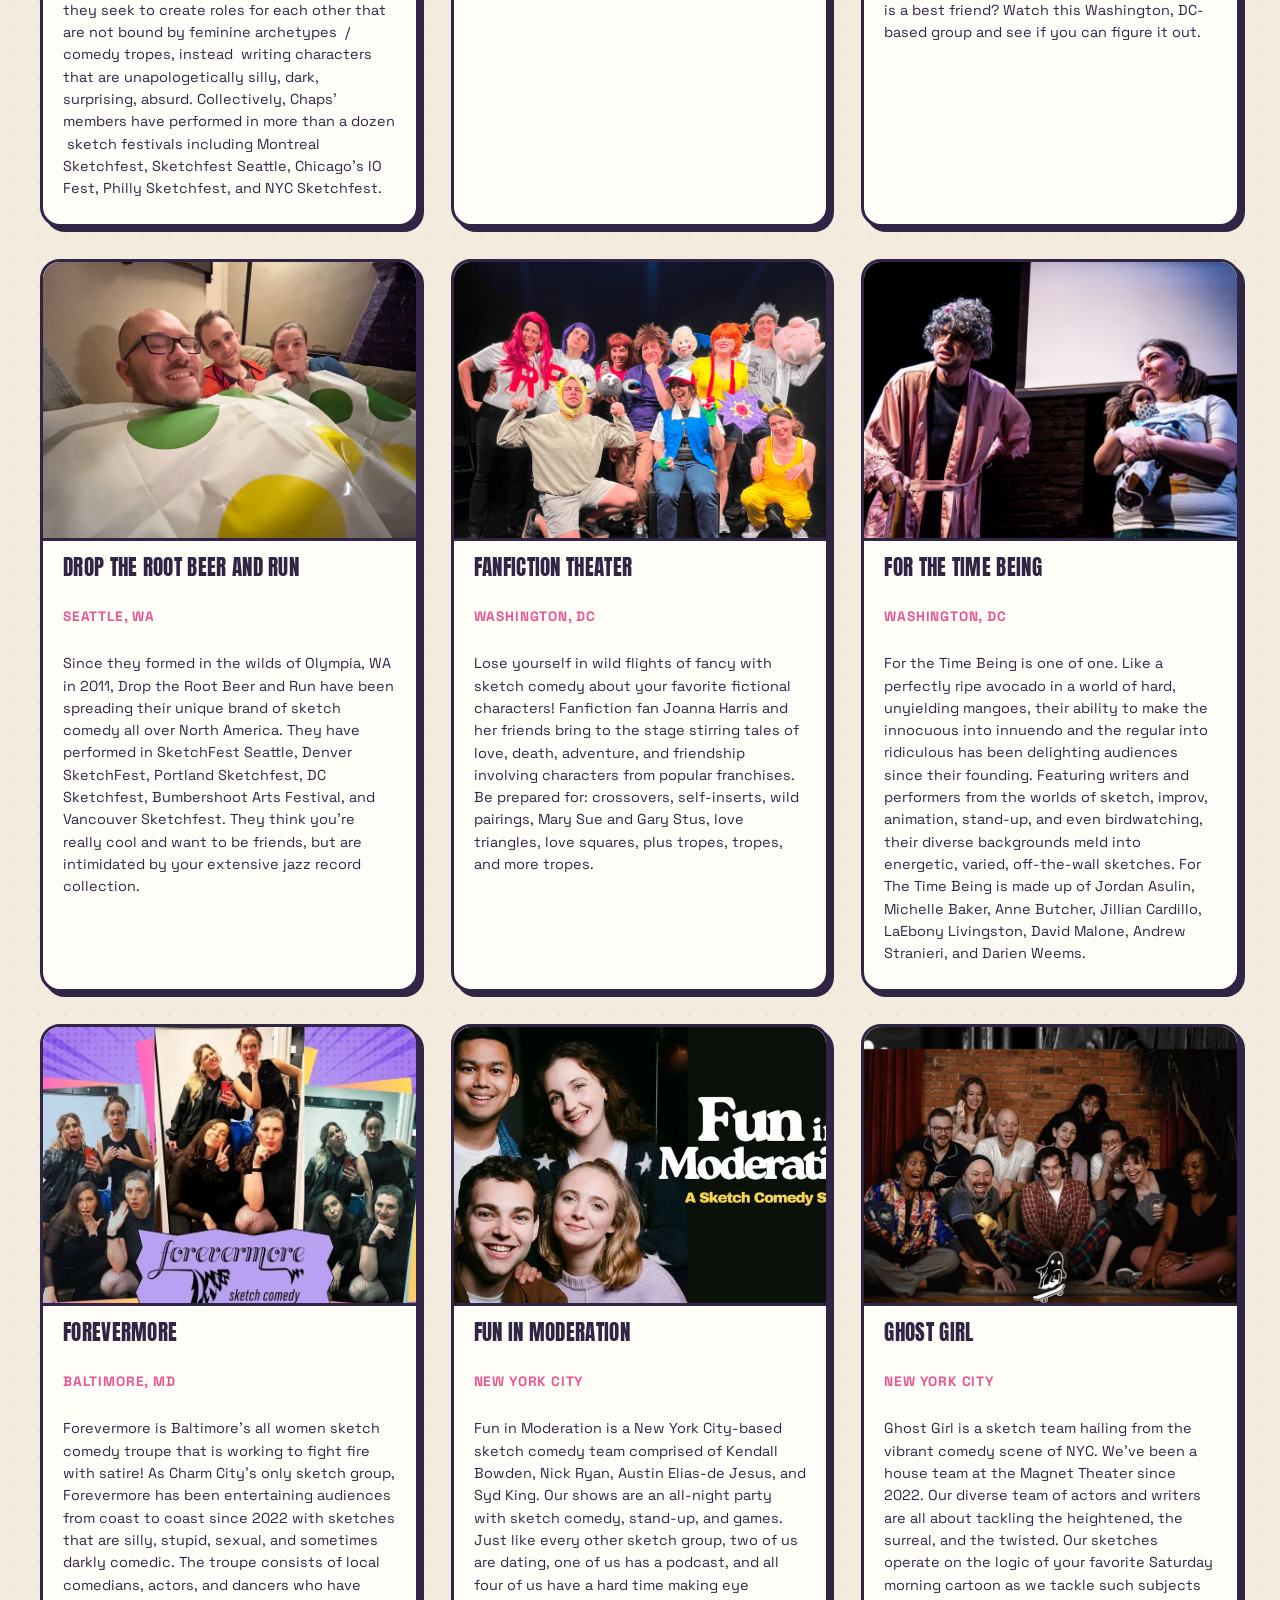
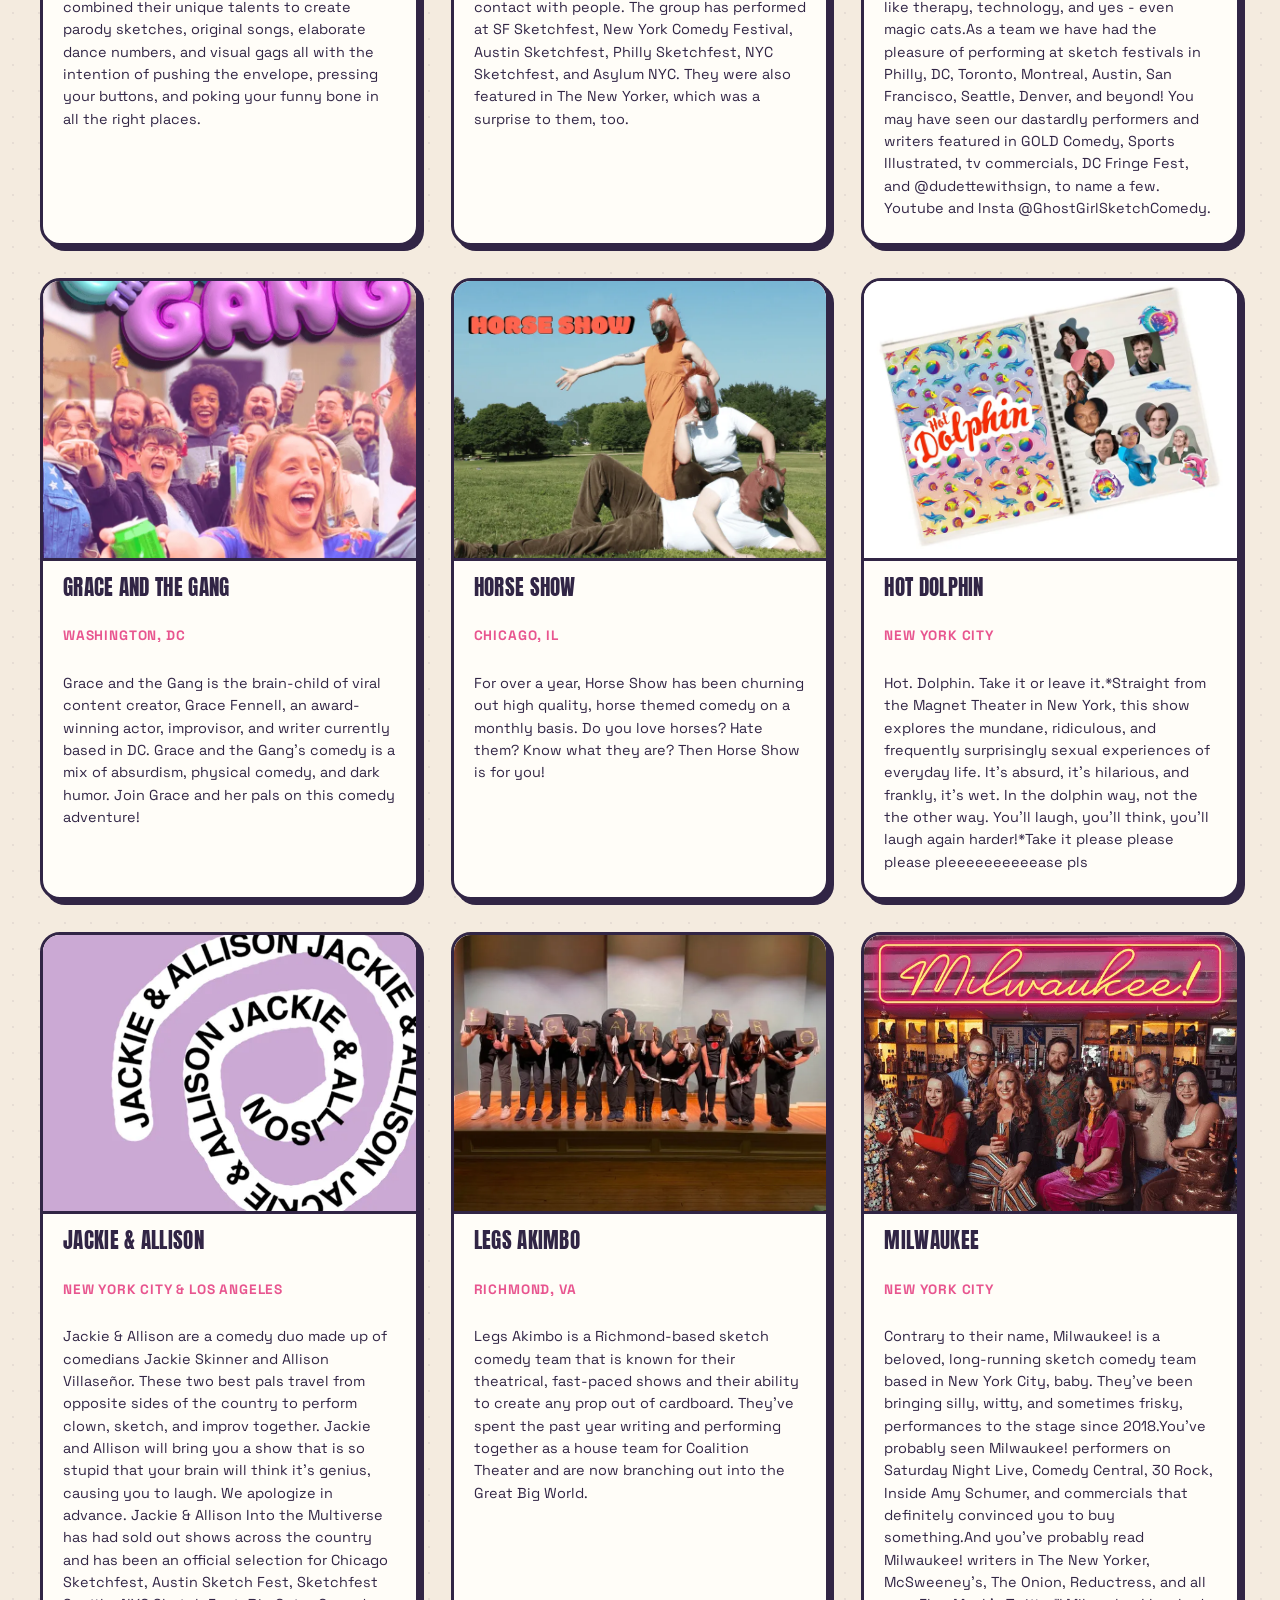
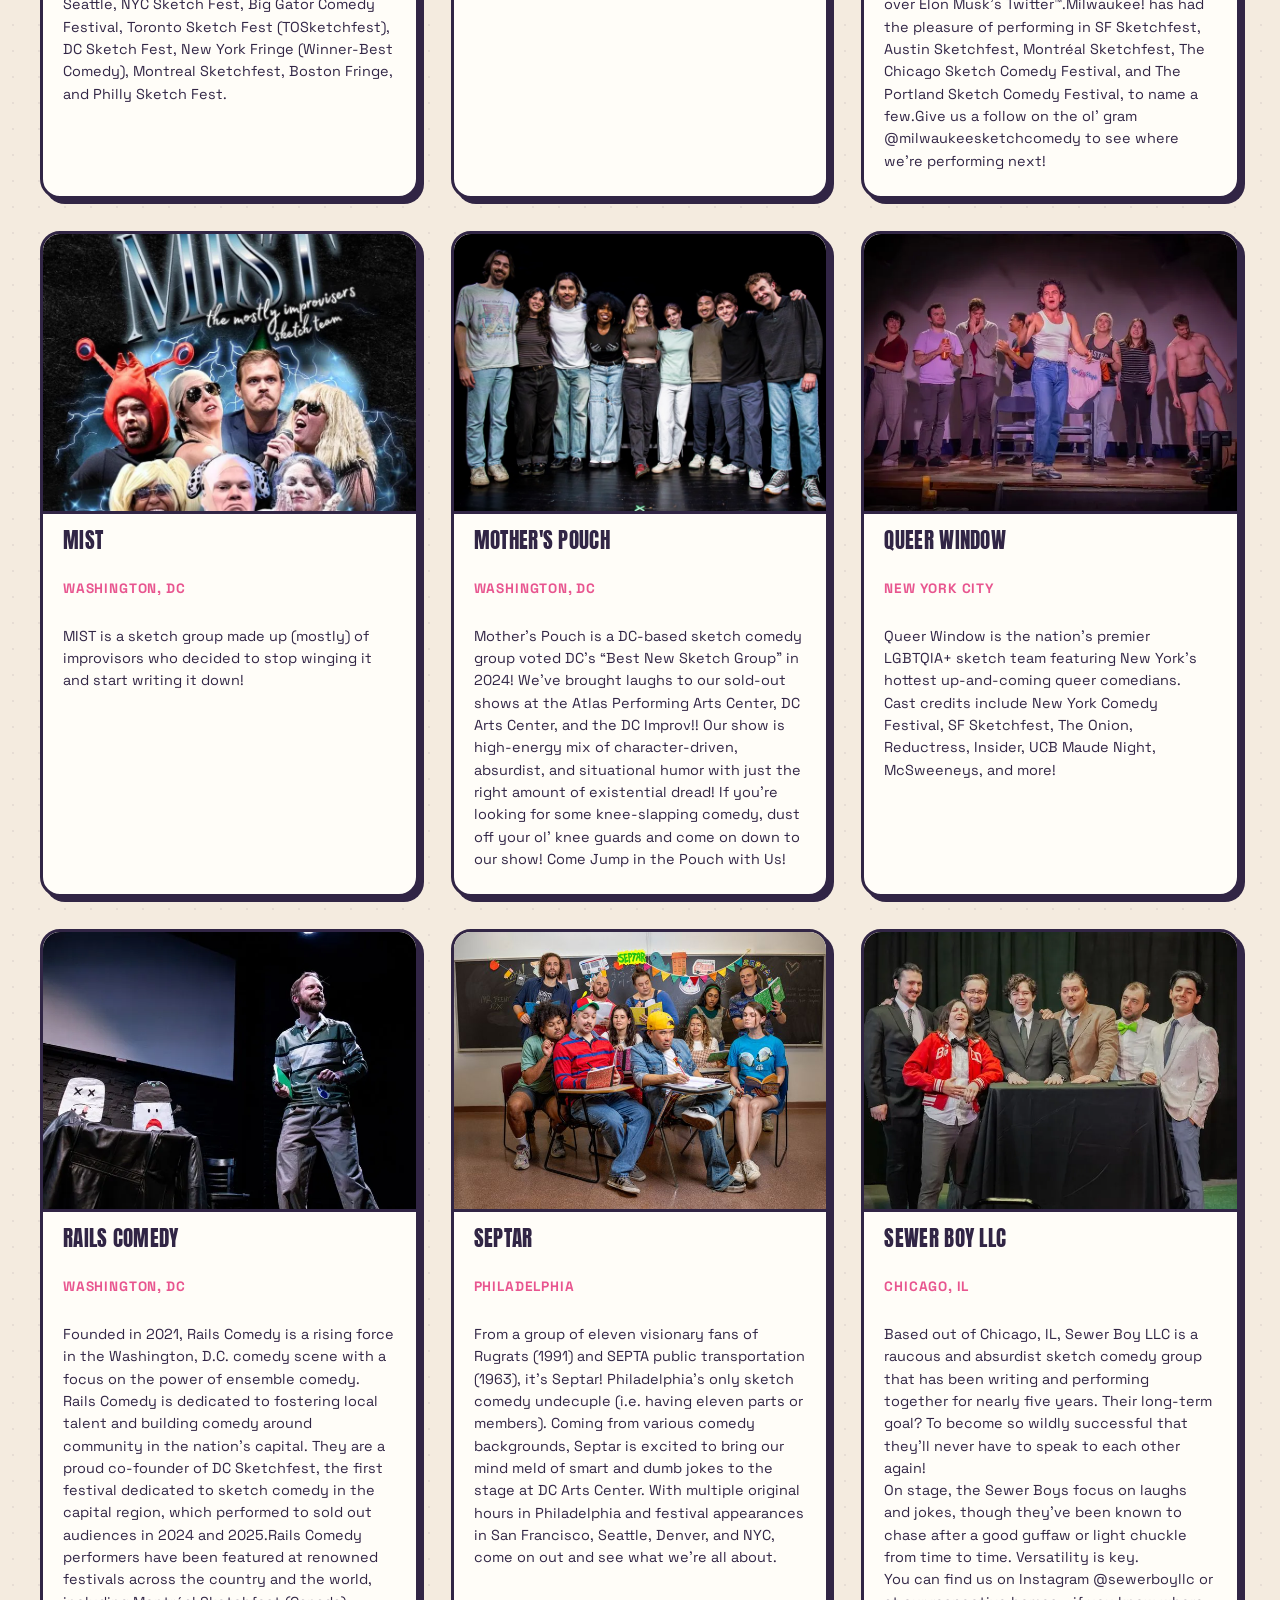
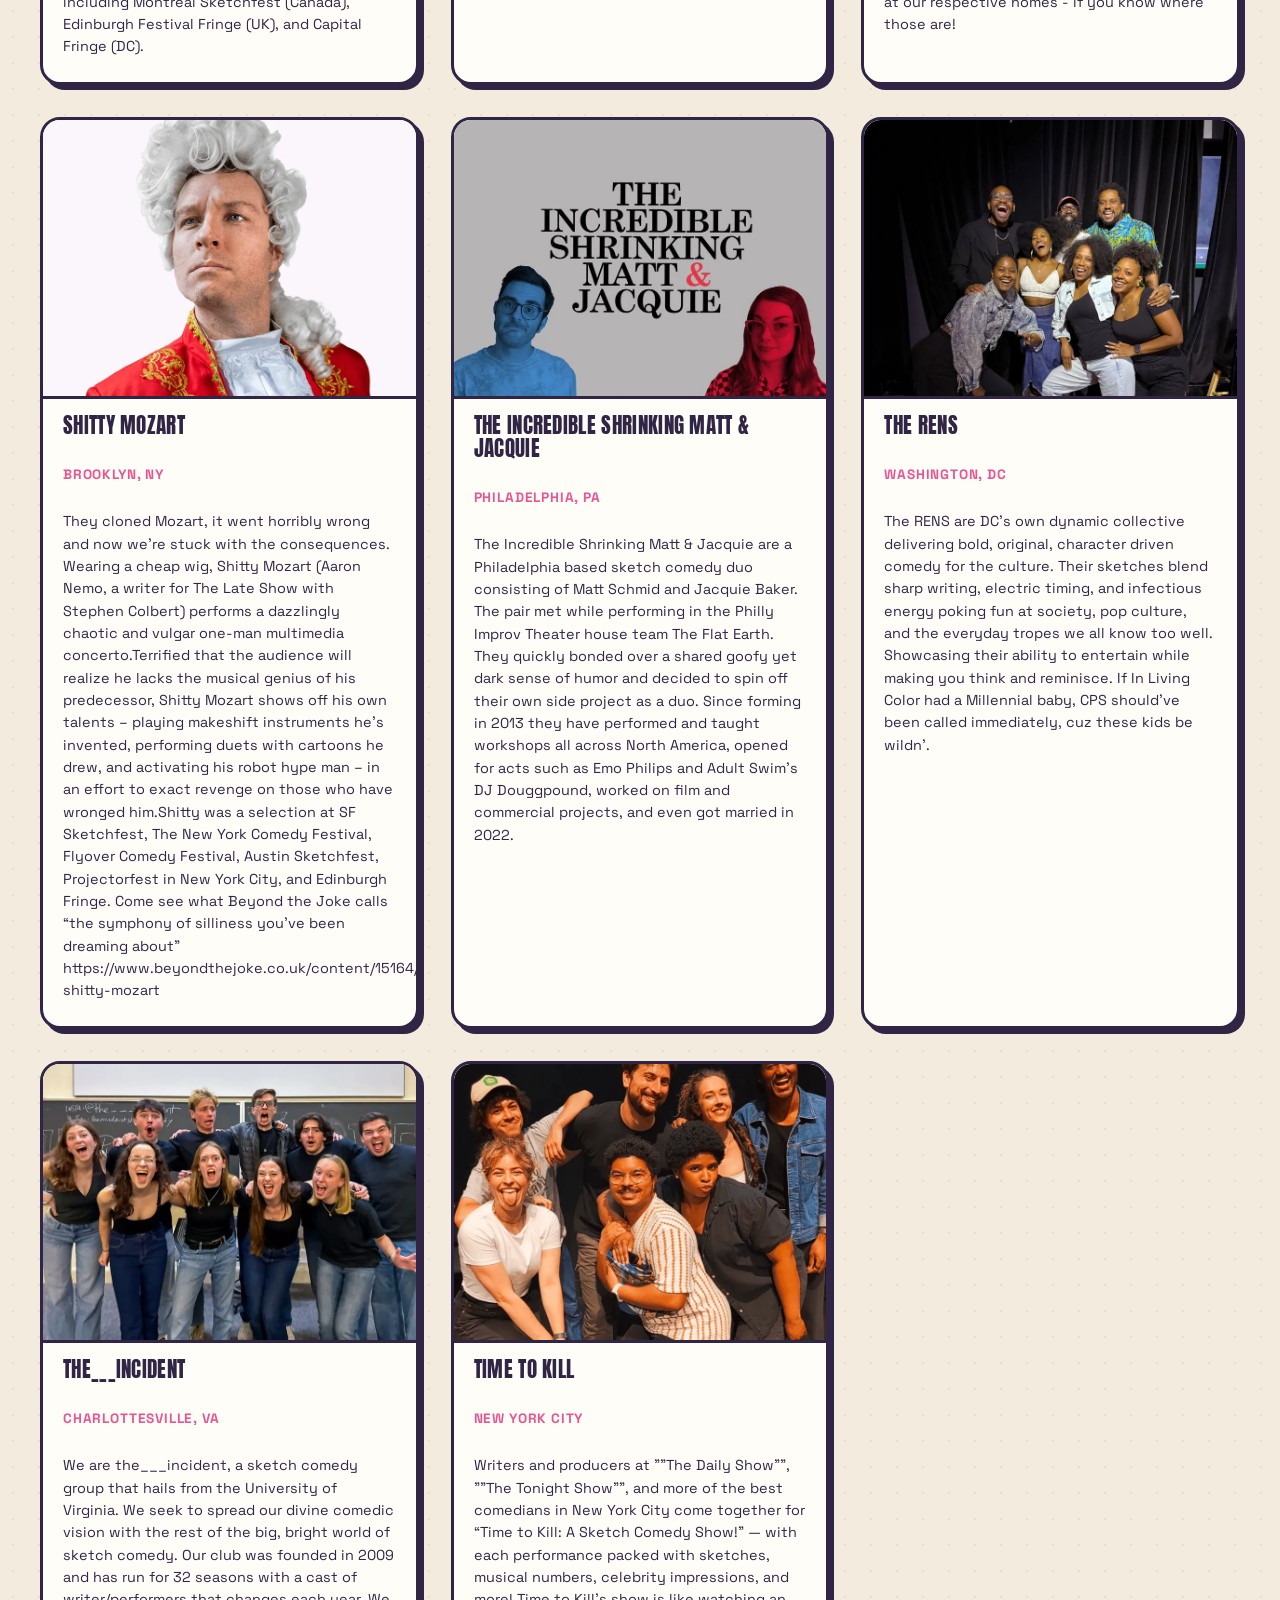
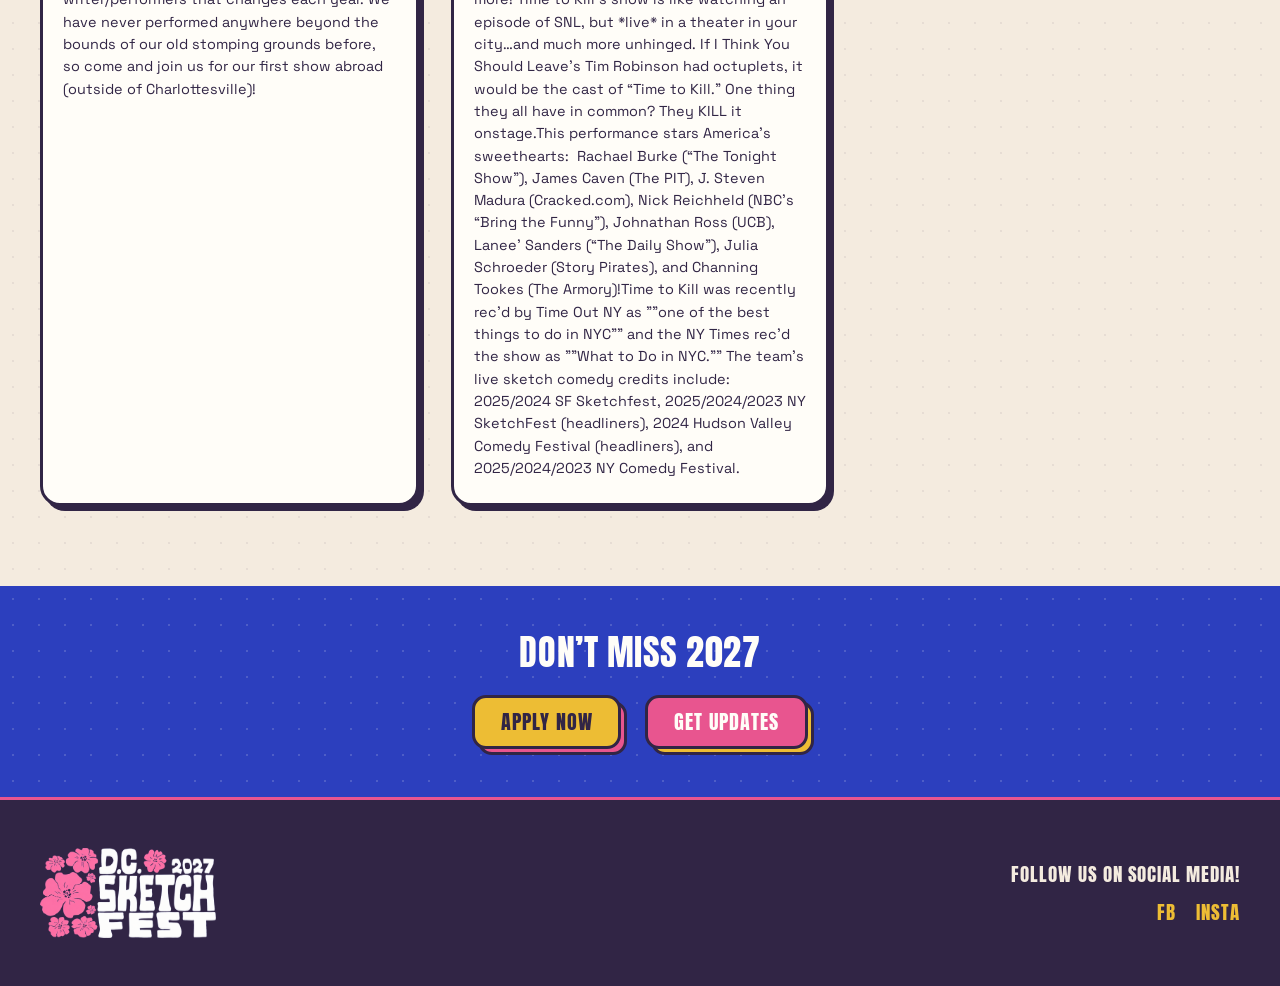
<file: performers-2026/index.html>
<!DOCTYPE html>
<html lang="en">
<head>
<meta charset="utf-8">
<meta name="robots" content="noindex, nofollow">
<meta name="viewport" content="width=device-width, initial-scale=1">
<title>2026 Lineup - DC Sketchfest</title>
<meta name="description" content="The 32 sketch comedy teams who performed at DC Sketchfest 2026.">

<meta property="og:type" content="website">
<meta property="og:url" content="https://dcsketchfest.com/performers-2026/">
<meta property="og:title" content="2026 Lineup - DC Sketchfest">
<meta property="og:description" content="The 32 sketch comedy teams who performed at DC Sketchfest 2026.">
<meta property="og:image" content="https://dcsketchfest.com/assets/img/brand/og-image.avif">
<meta name="twitter:card" content="summary_large_image">

<link rel="canonical" href="https://dcsketchfest.com/performers-2026/">
<link rel="icon" href="/assets/img/brand/favicon.svg" type="image/svg+xml">
<link rel="icon" href="/assets/img/brand/favicon-32.png" sizes="32x32">
<link rel="apple-touch-icon" href="/assets/img/brand/favicon-256.png">

<link rel="preconnect" href="https://fonts.googleapis.com">
<link rel="preconnect" href="https://fonts.gstatic.com" crossorigin>
<link href="https://fonts.googleapis.com/css2?family=Anton&family=Space+Grotesk:wght@400;500;600;700&display=swap" rel="stylesheet">
<link rel="stylesheet" href="/assets/css/style.css">
</head>
<body>
<a class="skip-link" href="#lineup">Skip to the lineup</a>

<header class="navbar">
  <div class="nav-inner">
    <div class="nav-bar">
      <a href="/" class="brand" aria-label="DC Sketchfest home"><img class="brand-logo" src="/assets/img/brand/logo-2027.png" alt="DC Sketchfest 2027" width="1000" height="523"></a>

      <nav id="nav-links" class="nav-links" aria-label="Main">
        <a class="nav-link" href="/#about-section">2027</a>
        <a class="nav-link" href="/apply/">Apply</a>
        <a class="nav-link" href="/volunteer/">Volunteer</a>
        <a class="nav-link" href="/performers-2026/" aria-current="page">Past Lineups</a>
        <a class="nav-link" href="/photos/">Photos</a>
        <a class="nav-link" href="/#faq-section">FAQ</a>
        <a class="nav-link" href="mailto:admin@dcsketchfest.com?subject=Question">Contact</a>
        <a class="nav-link nav-donate-mobile" href="https://givebutter.com/dcsketchfest2027">Donate</a>
      </nav>

      <a class="btn nav-donate-desktop" href="https://givebutter.com/dcsketchfest2027"><span>Donate</span></a>

      <button class="nav-toggle" type="button" aria-expanded="false" aria-controls="nav-links" aria-label="Menu">
        <span></span><span></span><span></span>
      </button>
    </div>
  </div>
</header>

<main>
<section class="section lineup-hero">
  <div class="pad pad-sm">
    <div class="container">
      <h1 class="h-lg text-white">2026 <span class="text-yellow">Performers</span></h1>
      <p class="body-copy text-white" style="margin-top:1rem">32 teams &middot; March 25–28, 2026 &middot; The DC Arts Center</p>

      <nav class="year-switch" aria-label="Festival year">
        <a class="year-link is-current" href="/performers-2026/" aria-current="page">2026</a>
        <a class="year-link" href="/performers-2025/">2025</a>
        <a class="year-link" href="/performers-2024/">2024</a>
      </nav>

      <p class="archive-note">DC Sketchfest returns March 31&ndash;April 3, 2027 &mdash; four nights of sketch comedy at MILKCRATE and Sitar Arts Center. <a href="/apply/">Applications are open</a> through December 13.</p>
    </div>
  </div>
</section>

<section id="lineup" class="section lineup-section">
  <div class="pad pad-md">
    <div class="container">
      <div class="performer-grid">
        <article class="performer-card">
          <img src="/assets/img/performers/alot-a-lot-of-things.png" alt="ALoT (A Lot Of Things) promotional image" loading="lazy" width="400" height="300">
          <div class="performer-card__body">
            <h2 class="performer-card__name">ALoT (A Lot Of Things)</h2>
            <p class="performer-card__city">Chicago, IL</p>
            <p class="performer-card__blurb">Piloted by Beau Maguire and Leo LaCamera, A Lot of Things (A.L.O.T.) delivers hilarious sketch comedy in unexpected ways. Will it be a choose your own adventure style revue? An eight person show performed by only two people? Beau and Leo&#x27;s premier improv form, &quot;Beau and Leo do 50 things in 20 minutes&quot;? (No. It won&#x27;t be that one, because this is a sketch fest - but it could be one of those other things!) Regardless of what form it takes, If you like big dumb comedy performed in new dumb ways, A.L.O.T. is the show for you!</p>
          </div>
        </article>
        <article class="performer-card">
          <img src="/assets/img/performers/avery-sabrina-are-doing-a-sketch-show.avif" alt="Avery &amp; Sabrina Are Doing A Sketch Show! promotional image" loading="lazy" width="400" height="300">
          <div class="performer-card__body">
            <h2 class="performer-card__name">Avery &amp; Sabrina Are Doing A Sketch Show!</h2>
            <p class="performer-card__city">Dallas, TX</p>
            <p class="performer-card__blurb">Avery and Sabrina have been performing sketch comedy for over four years. As founding members of the Dallas Comedy Club Sketch Team in 2023, they quickly became known for their on stage chemistry, talent, and dedication. Following numerous successful performances, Avery and Sabrina now serve as both coaches and performers, leading the DCC Sketch Team. Their latest venture, “Avery and Sabrina are Doing a Sketch Show,” premiered at the Dallas Independent Comedy Festival in April. <br>The show has since toured through Dallas Comedy Club, Out of Bounds Comedy Festival, New York Sketchiest, and Denver Sketchfest where the show won Best Of Fest - Ensemble.  Between Sabrina’s extensive improv background and Avery’s theater degree, these co-writers and friends(?) continue to develop their distinct brand of chaos and laughter on stages across these grand United States of America.</p>
          </div>
        </article>
        <article class="performer-card">
          <img src="/assets/img/performers/bad-medicine.avif" alt="Bad Medicine promotional image" loading="lazy" width="400" height="300">
          <div class="performer-card__body">
            <h2 class="performer-card__name">Bad Medicine</h2>
            <p class="performer-card__city">Washington, DC</p>
            <p class="performer-card__blurb">The Bad Medicine Show is a high-energy sketch comedy spectacle that’s equal parts dark, cerebral, and delightfully absurd. It’s the perfect blend of smart and stupid fun from a merry band of DC friends who dive headfirst into the ridiculous. When we&#x27;re not cracking up audiences at the legendary DC Improv Comedy Club, we’re hitting the road, bringing the laughs to comedy festivals like Toronto Sketchfest, SF Sketchfest, and Philly Sketchfest. Oh, and we don’t just perform, we teach the fine art of sketch comedy too.</p>
          </div>
        </article>
        <article class="performer-card">
          <img src="/assets/img/performers/burnt-toast-sketch-show.avif" alt="Burnt Toast Sketch Show promotional image" loading="lazy" width="400" height="300">
          <div class="performer-card__body">
            <h2 class="performer-card__name">Burnt Toast Sketch Show</h2>
            <p class="performer-card__city">Brooklyn, NY</p>
            <p class="performer-card__blurb">Burnt Toast is a Brooklyn-based sketch group that formed out of a comedy group at the University of Oklahoma. We do fast-paced sketch comedy like you&#x27;ve never seen! The best part of our performances? We pack each show tight! If one sketch isn&#x27;t your favorite, don&#x27;t worry! We&#x27;re just about to move on to the next one! Each member is a writer and performer, and collaborates on nearly every sketch written. Our members hail from all over, and came together at the hub of Gen-Z comedy: Brooklyn. In addition to sketch comedy, each member is an artist in other capacities: film, stage, and beyond! You can catch us semi-regularly around New York City!</p>
          </div>
        </article>
        <article class="performer-card">
          <img src="/assets/img/performers/cam-wyllie.avif" alt="Cam Wyllie promotional image" loading="lazy" width="400" height="300">
          <div class="performer-card__body">
            <h2 class="performer-card__name">Cam Wyllie</h2>
            <p class="performer-card__city">Somewhere in Canada</p>
            <p class="performer-card__blurb">Cam Wyllie is Canada&#x27;s beloved Sketch Comedy Maniac, with 3 Canadian Comedy Award Nominations, Festival Appearances all over North America, and a bunch of Comedy Awards with made up sounding names.He&#x27;s coming in hot with a carefully curated selection of brave, tragic, and gleefully dumb characters who, like him, are just trying to do their best. Armed with a passable singing voice, a can do attitude, and the odd tinfoil prop, he&#x27;ll give you plenty of reasons to laugh, cheer, and get invested. Open your heart to the hilarious, often surreal, and always unpredictable world of Cam Wyllie. Winner of the Toronto Sketchfest&#x27;s Best of the Fest award, Denver Sketchfest&#x27;s Best of the Fest, and one of only 2 acts to have won the $10,000 grand prize at the Cam Wyllie Sketch Comedy Invitational.</p>
          </div>
        </article>
        <article class="performer-card">
          <img src="/assets/img/performers/catastrophic-success.avif" alt="Catastrophic Success promotional image" loading="lazy" width="400" height="300">
          <div class="performer-card__body">
            <h2 class="performer-card__name">Catastrophic Success</h2>
            <p class="performer-card__city">Chicago, IL</p>
            <p class="performer-card__blurb">Formed in the hallowed halls of The Second City Chicago in 2023, Catastrophic Sucess is a professional sketch group comprised of performer-writers Jake Jones, Mikey Fried, Grant Batdorff, and Sophia Brazda. Known for their surreal, absurdist style of sketch and heightened theatricality, this band of classically trained actors-turned-comedians bring life, music, and thought-provoking commentary to their work. (We&#x27;re kidding.) Following a sold-out run at the Den Theatre of their self-produced revue &quot;Catastrophe!&quot; (2024), their follow-up show, &quot;All&#x27;s Well That Ends&quot; (2025) would sell out the renowned Judy&#x27;s Beat Lounge stage at the Second City Chicago and place Mainstage members Laurel Krabacher and Ryan Miera at the directing helm. At its core, Catastrophic Success finds its stride in exploring the cacophany of mundanity, calamity, and the art of failing upwards. In these sketches, failure is exalted and success...utterly catastrophic.</p>
          </div>
        </article>
        <article class="performer-card">
          <img src="/assets/img/performers/chaps.avif" alt="Chaps promotional image" loading="lazy" width="400" height="300">
          <div class="performer-card__body">
            <h2 class="performer-card__name">Chaps</h2>
            <p class="performer-card__city">Washington, DC</p>
            <p class="performer-card__blurb">Chaps is DC’s first all-women sketch team, made of a suspender-clad, super group of highly seasoned jokesters from across the DC comedy scene. In keeping with their dapper aesthetic, Chaps&#x27; comedic stylings take inspiration from classic vaudeville acts — infusing their shows with jaunty music, physical gags, and buffoonish wit, a la Charlie Chaplin or Abbott and Costello. As a collective, they seek to create roles for each other that are not bound by feminine archetypes  / comedy tropes, instead  writing characters that are unapologetically silly, dark, surprising, absurd. Collectively, Chaps’ members have performed in more than a dozen  sketch festivals including Montreal Sketchfest, Sketchfest Seattle, Chicago&#x27;s IO Fest, Philly Sketchfest, and NYC Sketchfest.</p>
          </div>
        </article>
        <article class="performer-card">
          <img src="/assets/img/performers/danielle-steger.avif" alt="Danielle Steger promotional image" loading="lazy" width="400" height="300">
          <div class="performer-card__body">
            <h2 class="performer-card__name">Danielle Steger</h2>
            <p class="performer-card__city">Washington, DC</p>
            <p class="performer-card__blurb">Danielle Steger is a DC-based sketch comedian who has performed at Philly Sketchfest, SketchFest Seattle, and DC Sketchfest. She has also appeared at the Edinburgh Festival Fringe and Capital Fringe Festival, where she won Best of Fest in 2019 and 2023 with two different comedy shows. She&#x27;s transgender, which you may already know because she brings it up CONSTANTLY.</p>
          </div>
        </article>
        <article class="performer-card">
          <img src="/assets/img/performers/dc-raclette-club.avif" alt="DC Raclette Club promotional image" loading="lazy" width="400" height="300">
          <div class="performer-card__body">
            <h2 class="performer-card__name">DC Raclette Club</h2>
            <p class="performer-card__city">Washington, DC</p>
            <p class="performer-card__blurb">First and foremost, DC Raclette Club is cheesy. Like the savory Swiss cheese from which they are named, they are rich, warm and best enjoyed with laughter. Inspired by acts like Mitchell &amp; Webb, Aunty Donna, and Kids in the Hall, the trio of Andy, Isabelle and Sara bring big characters that celebrate queer identity and joy. Are they all friends? Lovers? Maybe two of them are married and the third is a best friend? Watch this Washington, DC-based group and see if you can figure it out.</p>
          </div>
        </article>
        <article class="performer-card">
          <img src="/assets/img/performers/drop-the-root-beer-and-run.avif" alt="Drop the Root Beer and Run promotional image" loading="lazy" width="400" height="300">
          <div class="performer-card__body">
            <h2 class="performer-card__name">Drop the Root Beer and Run</h2>
            <p class="performer-card__city">Seattle, WA</p>
            <p class="performer-card__blurb">Since they formed in the wilds of Olympia, WA in 2011, Drop the Root Beer and Run have been spreading their unique brand of sketch comedy all over North America. They have performed in SketchFest Seattle, Denver SketchFest, Portland Sketchfest, DC Sketchfest, Bumbershoot Arts Festival, and Vancouver Sketchfest. They think you’re really cool and want to be friends, but are intimidated by your extensive jazz record collection.</p>
          </div>
        </article>
        <article class="performer-card">
          <img src="/assets/img/performers/fanfiction-theater.png" alt="Fanfiction Theater promotional image" loading="lazy" width="400" height="300">
          <div class="performer-card__body">
            <h2 class="performer-card__name">Fanfiction Theater</h2>
            <p class="performer-card__city">Washington, DC</p>
            <p class="performer-card__blurb">Lose yourself in wild flights of fancy with sketch comedy about your favorite fictional characters! Fanfiction fan Joanna Harris and her friends bring to the stage stirring tales of love, death, adventure, and friendship involving characters from popular franchises. Be prepared for: crossovers, self-inserts, wild pairings, Mary Sue and Gary Stus, love triangles, love squares, plus tropes, tropes, and more tropes.</p>
          </div>
        </article>
        <article class="performer-card">
          <img src="/assets/img/performers/for-the-time-being.jpg" alt="For The Time Being promotional image" loading="lazy" width="400" height="300">
          <div class="performer-card__body">
            <h2 class="performer-card__name">For The Time Being</h2>
            <p class="performer-card__city">Washington, DC</p>
            <p class="performer-card__blurb">For the Time Being is one of one. Like a perfectly ripe avocado in a world of hard, unyielding mangoes, their ability to make the innocuous into innuendo and the regular into ridiculous has been delighting audiences since their founding. Featuring writers and performers from the worlds of sketch, improv, animation, stand-up, and even birdwatching, their diverse backgrounds meld into energetic, varied, off-the-wall sketches. For The Time Being is made up of Jordan Asulin, Michelle Baker, Anne Butcher, Jillian Cardillo, LaEbony Livingston, David Malone, Andrew Stranieri, and Darien Weems.</p>
          </div>
        </article>
        <article class="performer-card">
          <img src="/assets/img/performers/forevermore.avif" alt="Forevermore promotional image" loading="lazy" width="400" height="300">
          <div class="performer-card__body">
            <h2 class="performer-card__name">Forevermore</h2>
            <p class="performer-card__city">Baltimore, MD</p>
            <p class="performer-card__blurb">Forevermore is Baltimore’s all women sketch comedy troupe that is working to fight fire with satire! As Charm City&#x27;s only sketch group, Forevermore has been entertaining audiences from coast to coast since 2022 with sketches that are silly, stupid, sexual, and sometimes darkly comedic. The troupe consists of local comedians, actors, and dancers who have combined their unique talents to create parody sketches, original songs, elaborate dance numbers, and visual gags all with the intention of pushing the envelope, pressing your buttons, and poking your funny bone in all the right places.</p>
          </div>
        </article>
        <article class="performer-card">
          <img src="/assets/img/performers/fun-in-moderation.avif" alt="Fun in Moderation promotional image" loading="lazy" width="400" height="300">
          <div class="performer-card__body">
            <h2 class="performer-card__name">Fun in Moderation</h2>
            <p class="performer-card__city">New York City</p>
            <p class="performer-card__blurb">Fun in Moderation is a New York City-based sketch comedy team comprised of Kendall Bowden, Nick Ryan, Austin Elias-de Jesus, and Syd King. Our shows are an all-night party with sketch comedy, stand-up, and games. Just like every other sketch group, two of us are dating, one of us has a podcast, and all four of us have a hard time making eye contact with people. The group has performed at SF Sketchfest, New York Comedy Festival, Austin Sketchfest, Philly Sketchfest, NYC Sketchfest, and Asylum NYC. They were also featured in The New Yorker, which was a surprise to them, too.</p>
          </div>
        </article>
        <article class="performer-card">
          <img src="/assets/img/performers/ghost-girl.avif" alt="Ghost Girl promotional image" loading="lazy" width="400" height="300">
          <div class="performer-card__body">
            <h2 class="performer-card__name">Ghost Girl</h2>
            <p class="performer-card__city">New York City</p>
            <p class="performer-card__blurb">Ghost Girl is a sketch team hailing from the vibrant comedy scene of NYC. We&#x27;ve been a house team at the Magnet Theater since 2022. Our diverse team of actors and writers are all about tackling the heightened, the surreal, and the twisted. Our sketches operate on the logic of your favorite Saturday morning cartoon as we tackle such subjects like therapy, technology, and yes - even magic cats.As a team we have had the pleasure of performing at sketch festivals in Philly, DC, Toronto, Montreal, Austin, San Francisco, Seattle, Denver, and beyond! You may have seen our dastardly performers and writers featured in GOLD Comedy, Sports Illustrated, tv commercials, DC Fringe Fest, and @dudettewithsign, to name a few. Youtube and Insta @GhostGirlSketchComedy.</p>
          </div>
        </article>
        <article class="performer-card">
          <img src="/assets/img/performers/grace-and-the-gang.avif" alt="Grace and the Gang promotional image" loading="lazy" width="400" height="300">
          <div class="performer-card__body">
            <h2 class="performer-card__name">Grace and the Gang</h2>
            <p class="performer-card__city">Washington, DC</p>
            <p class="performer-card__blurb">Grace and the Gang is the brain-child of viral content creator, Grace Fennell, an award-winning actor, improvisor, and writer currently based in DC. Grace and the Gang&#x27;s comedy is a mix of absurdism, physical comedy, and dark humor. Join Grace and her pals on this comedy adventure!</p>
          </div>
        </article>
        <article class="performer-card">
          <img src="/assets/img/performers/horse-show.avif" alt="Horse Show promotional image" loading="lazy" width="400" height="300">
          <div class="performer-card__body">
            <h2 class="performer-card__name">Horse Show</h2>
            <p class="performer-card__city">Chicago, IL</p>
            <p class="performer-card__blurb">For over a year, Horse Show has been churning out high quality, horse themed comedy on a monthly basis. Do you love horses? Hate them? Know what they are? Then Horse Show is for you!</p>
          </div>
        </article>
        <article class="performer-card">
          <img src="/assets/img/performers/hot-dolphin.avif" alt="Hot Dolphin promotional image" loading="lazy" width="400" height="300">
          <div class="performer-card__body">
            <h2 class="performer-card__name">Hot Dolphin</h2>
            <p class="performer-card__city">New York City</p>
            <p class="performer-card__blurb">Hot. Dolphin. Take it or leave it.*Straight from the Magnet Theater in New York, this show explores the mundane, ridiculous, and frequently surprisingly sexual experiences of everyday life. It&#x27;s absurd, it&#x27;s hilarious, and frankly, it&#x27;s wet. In the dolphin way, not the the other way. You&#x27;ll laugh, you&#x27;ll think, you&#x27;ll laugh again harder!*Take it please please please pleeeeeeeeeease pls</p>
          </div>
        </article>
        <article class="performer-card">
          <img src="/assets/img/performers/jackie-allison.avif" alt="Jackie &amp; Allison promotional image" loading="lazy" width="400" height="300">
          <div class="performer-card__body">
            <h2 class="performer-card__name">Jackie &amp; Allison</h2>
            <p class="performer-card__city">New York City &amp; Los Angeles</p>
            <p class="performer-card__blurb">Jackie &amp; Allison are a comedy duo made up of comedians Jackie Skinner and Allison Villaseñor. These two best pals travel from opposite sides of the country to perform clown, sketch, and improv together. Jackie and Allison will bring you a show that is so stupid that your brain will think it&#x27;s genius, causing you to laugh. We apologize in advance. Jackie &amp; Allison Into the Multiverse has had sold out shows across the country and has been an official selection for Chicago Sketchfest, Austin Sketch Fest, Sketchfest Seattle, NYC Sketch Fest, Big Gator Comedy Festival, Toronto Sketch Fest (TOSketchfest), DC Sketch Fest, New York Fringe (Winner-Best Comedy), Montreal Sketchfest, Boston Fringe, and Philly Sketch Fest.</p>
          </div>
        </article>
        <article class="performer-card">
          <img src="/assets/img/performers/legs-akimbo.avif" alt="Legs Akimbo promotional image" loading="lazy" width="400" height="300">
          <div class="performer-card__body">
            <h2 class="performer-card__name">Legs Akimbo</h2>
            <p class="performer-card__city">Richmond, VA</p>
            <p class="performer-card__blurb">Legs Akimbo is a Richmond-based sketch comedy team that is known for their theatrical, fast-paced shows and their ability to create any prop out of cardboard. They’ve spent the past year writing and performing together as a house team for Coalition Theater and are now branching out into the Great Big World.</p>
          </div>
        </article>
        <article class="performer-card">
          <img src="/assets/img/performers/milwaukee.avif" alt="Milwaukee promotional image" loading="lazy" width="400" height="300">
          <div class="performer-card__body">
            <h2 class="performer-card__name">Milwaukee</h2>
            <p class="performer-card__city">New York City</p>
            <p class="performer-card__blurb">Contrary to their name, Milwaukee! is a beloved, long-running sketch comedy team based in New York City, baby. They’ve been bringing silly, witty, and sometimes frisky, performances to the stage since 2018.You’ve probably seen Milwaukee! performers on Saturday Night Live, Comedy Central, 30 Rock, Inside Amy Schumer, and commercials that definitely convinced you to buy something.And you’ve probably read Milwaukee! writers in The New Yorker, McSweeney’s, The Onion, Reductress, and all over Elon Musk’s Twitter™.Milwaukee! has had the pleasure of performing in SF Sketchfest, Austin Sketchfest, Montréal Sketchfest, The Chicago Sketch Comedy Festival, and The Portland Sketch Comedy Festival, to name a few.Give us a follow on the ol’ gram @milwaukeesketchcomedy to see where we’re performing next!</p>
          </div>
        </article>
        <article class="performer-card">
          <img src="/assets/img/performers/mist.avif" alt="MIST promotional image" loading="lazy" width="400" height="300">
          <div class="performer-card__body">
            <h2 class="performer-card__name">MIST</h2>
            <p class="performer-card__city">Washington, DC</p>
            <p class="performer-card__blurb">MIST is a sketch group made up (mostly) of improvisors who decided to stop winging it and start writing it down!</p>
          </div>
        </article>
        <article class="performer-card">
          <img src="/assets/img/performers/mother-s-pouch.jpg" alt="Mother&#x27;s Pouch promotional image" loading="lazy" width="400" height="300">
          <div class="performer-card__body">
            <h2 class="performer-card__name">Mother&#x27;s Pouch</h2>
            <p class="performer-card__city">Washington, DC</p>
            <p class="performer-card__blurb">Mother’s Pouch is a DC-based sketch comedy group voted DC&#x27;s “Best New Sketch Group” in 2024! We’ve brought laughs to our sold-out shows at the Atlas Performing Arts Center, DC Arts Center, and the DC Improv!! Our show is high-energy mix of character-driven, absurdist, and situational humor with just the right amount of existential dread! If you’re looking for some knee-slapping comedy, dust off your ol’ knee guards and come on down to our show! Come Jump in the Pouch with Us!</p>
          </div>
        </article>
        <article class="performer-card">
          <img src="/assets/img/performers/queer-window.avif" alt="Queer Window promotional image" loading="lazy" width="400" height="300">
          <div class="performer-card__body">
            <h2 class="performer-card__name">Queer Window</h2>
            <p class="performer-card__city">New York City</p>
            <p class="performer-card__blurb">Queer Window is the nation’s premier LGBTQIA+ sketch team featuring New York’s hottest up-and-coming queer comedians. Cast credits include New York Comedy Festival, SF Sketchfest, The Onion, Reductress, Insider, UCB Maude Night, McSweeneys, and more!</p>
          </div>
        </article>
        <article class="performer-card">
          <img src="/assets/img/performers/rails-comedy.avif" alt="Rails Comedy promotional image" loading="lazy" width="400" height="300">
          <div class="performer-card__body">
            <h2 class="performer-card__name">Rails Comedy</h2>
            <p class="performer-card__city">Washington, DC</p>
            <p class="performer-card__blurb">Founded in 2021, Rails Comedy is a rising force in the Washington, D.C. comedy scene with a focus on the power of ensemble comedy. Rails Comedy is dedicated to fostering local talent and building comedy around community in the nation’s capital. They are a proud co-founder of DC Sketchfest, the first festival dedicated to sketch comedy in the capital region, which performed to sold out audiences in 2024 and 2025.Rails Comedy performers have been featured at renowned festivals across the country and the world, including Montréal Sketchfest (Canada), Edinburgh Festival Fringe (UK), and Capital Fringe (DC).</p>
          </div>
        </article>
        <article class="performer-card">
          <img src="/assets/img/performers/septar.jpg" alt="Septar promotional image" loading="lazy" width="400" height="300">
          <div class="performer-card__body">
            <h2 class="performer-card__name">Septar</h2>
            <p class="performer-card__city">Philadelphia</p>
            <p class="performer-card__blurb">From a group of eleven visionary fans of Rugrats (1991) and SEPTA public transportation (1963), it&#x27;s Septar! Philadelphia&#x27;s only sketch comedy undecuple (i.e. having eleven parts or members). Coming from various comedy backgrounds, Septar is excited to bring our mind meld of smart and dumb jokes to the stage at DC Arts Center. With multiple original hours in Philadelphia and festival appearances in San Francisco, Seattle, Denver, and NYC, come on out and see what we&#x27;re all about.</p>
          </div>
        </article>
        <article class="performer-card">
          <img src="/assets/img/performers/sewer-boy-llc.avif" alt="Sewer Boy LLC promotional image" loading="lazy" width="400" height="300">
          <div class="performer-card__body">
            <h2 class="performer-card__name">Sewer Boy LLC</h2>
            <p class="performer-card__city">Chicago, IL</p>
            <p class="performer-card__blurb">Based out of Chicago, IL, Sewer Boy LLC is a raucous and absurdist sketch comedy group that has been writing and performing together for nearly five years. Their long-term goal? To become so wildly successful that they’ll never have to speak to each other again!<br>On stage, the Sewer Boys focus on laughs and jokes, though they’ve been known to chase after a good guffaw or light chuckle from time to time. Versatility is key.<br>You can find us on Instagram @sewerboyllc or at our respective homes - if you know where those are!</p>
          </div>
        </article>
        <article class="performer-card">
          <img src="/assets/img/performers/shitty-mozart.avif" alt="Shitty Mozart promotional image" loading="lazy" width="400" height="300">
          <div class="performer-card__body">
            <h2 class="performer-card__name">Shitty Mozart</h2>
            <p class="performer-card__city">Brooklyn, NY</p>
            <p class="performer-card__blurb">They cloned Mozart, it went horribly wrong and now we&#x27;re stuck with the consequences. Wearing a cheap wig, Shitty Mozart (Aaron Nemo, a writer for The Late Show with Stephen Colbert) performs a dazzlingly chaotic and vulgar one-man multimedia concerto.Terrified that the audience will realize he lacks the musical genius of his predecessor, Shitty Mozart shows off his own talents – playing makeshift instruments he&#x27;s invented, performing duets with cartoons he drew, and activating his robot hype man – in an effort to exact revenge on those who have wronged him.Shitty was a selection at SF Sketchfest, The New York Comedy Festival, Flyover Comedy Festival, Austin Sketchfest, Projectorfest in New York City, and Edinburgh Fringe. Come see what Beyond the Joke calls “the symphony of silliness you’ve been dreaming about” https://www.beyondthejoke.co.uk/content/15164/review-shitty-mozart</p>
          </div>
        </article>
        <article class="performer-card">
          <img src="/assets/img/performers/the-incredible-shrinking-matt-jacquie.avif" alt="The Incredible Shrinking Matt &amp; Jacquie promotional image" loading="lazy" width="400" height="300">
          <div class="performer-card__body">
            <h2 class="performer-card__name">The Incredible Shrinking Matt &amp; Jacquie</h2>
            <p class="performer-card__city">Philadelphia, PA</p>
            <p class="performer-card__blurb">The Incredible Shrinking Matt &amp; Jacquie are a Philadelphia based sketch comedy duo consisting of Matt Schmid and Jacquie Baker. The pair met while performing in the Philly Improv Theater house team The Flat Earth. They quickly bonded over a shared goofy yet dark sense of humor and decided to spin off their own side project as a duo. Since forming in 2013 they have performed and taught workshops all across North America, opened for acts such as Emo Philips and Adult Swim’s DJ Douggpound, worked on film and commercial projects, and even got married in 2022.</p>
          </div>
        </article>
        <article class="performer-card">
          <img src="/assets/img/performers/the-rens.avif" alt="The RENS promotional image" loading="lazy" width="400" height="300">
          <div class="performer-card__body">
            <h2 class="performer-card__name">The RENS</h2>
            <p class="performer-card__city">Washington, DC</p>
            <p class="performer-card__blurb">The RENS are DC’s own dynamic collective delivering bold, original, character driven comedy for the culture. Their sketches blend sharp writing, electric timing, and infectious energy poking fun at society, pop culture, and the everyday tropes we all know too well. Showcasing their ability to entertain while making you think and reminisce. If In Living Color had a Millennial baby, CPS should’ve been called immediately, cuz these kids be wildn’.</p>
          </div>
        </article>
        <article class="performer-card">
          <img src="/assets/img/performers/the-incident.avif" alt="the___incident promotional image" loading="lazy" width="400" height="300">
          <div class="performer-card__body">
            <h2 class="performer-card__name">the___incident</h2>
            <p class="performer-card__city">Charlottesville, VA</p>
            <p class="performer-card__blurb">We are the___incident, a sketch comedy group that hails from the University of Virginia. We seek to spread our divine comedic vision with the rest of the big, bright world of sketch comedy. Our club was founded in 2009 and has run for 32 seasons with a cast of writer/performers that changes each year. We have never performed anywhere beyond the bounds of our old stomping grounds before, so come and join us for our first show abroad (outside of Charlottesville)!</p>
          </div>
        </article>
        <article class="performer-card">
          <img src="/assets/img/performers/time-to-kill.avif" alt="Time to Kill promotional image" loading="lazy" width="400" height="300">
          <div class="performer-card__body">
            <h2 class="performer-card__name">Time to Kill</h2>
            <p class="performer-card__city">New York City</p>
            <p class="performer-card__blurb">Writers and producers at &quot;&quot;The Daily Show&quot;&quot;, &quot;&quot;The Tonight Show&quot;&quot;, and more of the best comedians in New York City come together for “Time to Kill: A Sketch Comedy Show!” — with each performance packed with sketches, musical numbers, celebrity impressions, and more! Time to Kill&#x27;s show is like watching an episode of SNL, but *live* in a theater in your city…and much more unhinged. If I Think You Should Leave’s Tim Robinson had octuplets, it would be the cast of “Time to Kill.” One thing they all have in common? They KILL it onstage.This performance stars America&#x27;s sweethearts:  Rachael Burke (“The Tonight Show”), James Caven (The PIT), J. Steven Madura (Cracked.com), Nick Reichheld (NBC’s “Bring the Funny”), Johnathan Ross (UCB), Lanee’ Sanders (“The Daily Show”), Julia Schroeder (Story Pirates), and Channing Tookes (The Armory)!Time to Kill was recently rec&#x27;d by Time Out NY as &quot;&quot;one of the best things to do in NYC&quot;&quot; and the NY Times rec&#x27;d the show as &quot;&quot;What to Do in NYC.&quot;&quot; The team&#x27;s live sketch comedy credits include: 2025/2024 SF Sketchfest, 2025/2024/2023 NY SketchFest (headliners), 2024 Hudson Valley Comedy Festival (headliners), and 2025/2024/2023 NY Comedy Festival.</p>
          </div>
        </article>
      </div>
    </div>
  </div>
</section>

<section class="section section--teal">
  <div class="pad pad-sm">
    <div class="container text-center">
      <h2 class="h-sm text-white">Don&rsquo;t miss 2027</h2>
      <div class="btn-row" style="margin-top:1.5rem">
        <a class="btn btn--yellow" href="/apply/"><span>Apply Now</span></a>
        <a class="btn btn--purple" href="/#newsletter-section"><span>Get Updates</span></a>
      </div>
    </div>
  </div>
</section>
</main>

<footer class="footer">
  <div class="pad pad-sm">
    <div class="container footer-wrapper">
      <a class="footer-logo" href="/" title="Homepage"><img class="brand-logo brand-logo--light" src="/assets/img/brand/logo-2027-light.png" alt="DC Sketchfest 2027" width="1000" height="511"></a>
      <div class="footer-social">
        <div class="join-us">Follow us on social media!</div>
        <div class="social-links">
          <a href="https://facebook.com/dcsketchfest" target="_blank" rel="noopener">fb</a>
          <a href="https://instagram.com/dcsketchfest" target="_blank" rel="noopener">insta</a>
        </div>
      </div>
    </div>
  </div>
</footer>

<script src="/assets/js/main.js" defer></script>
</body>
</html>
</file>
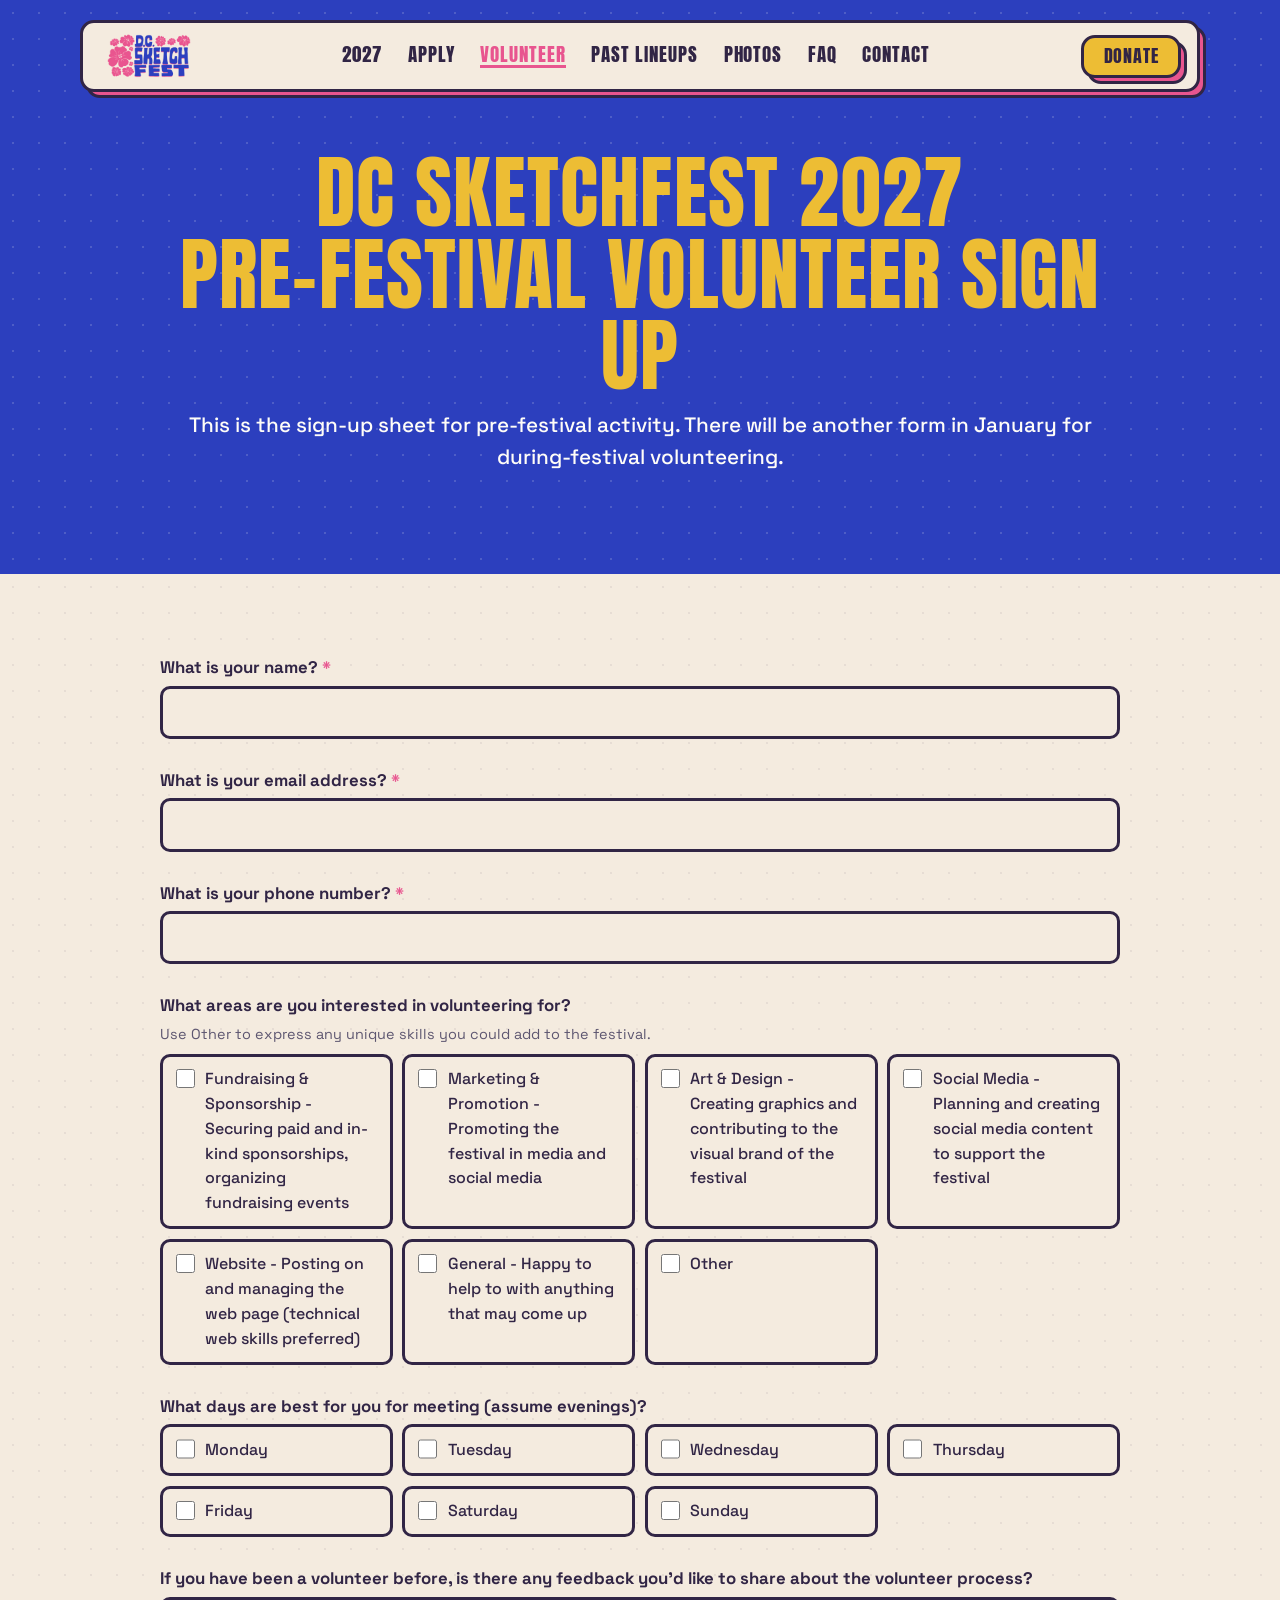
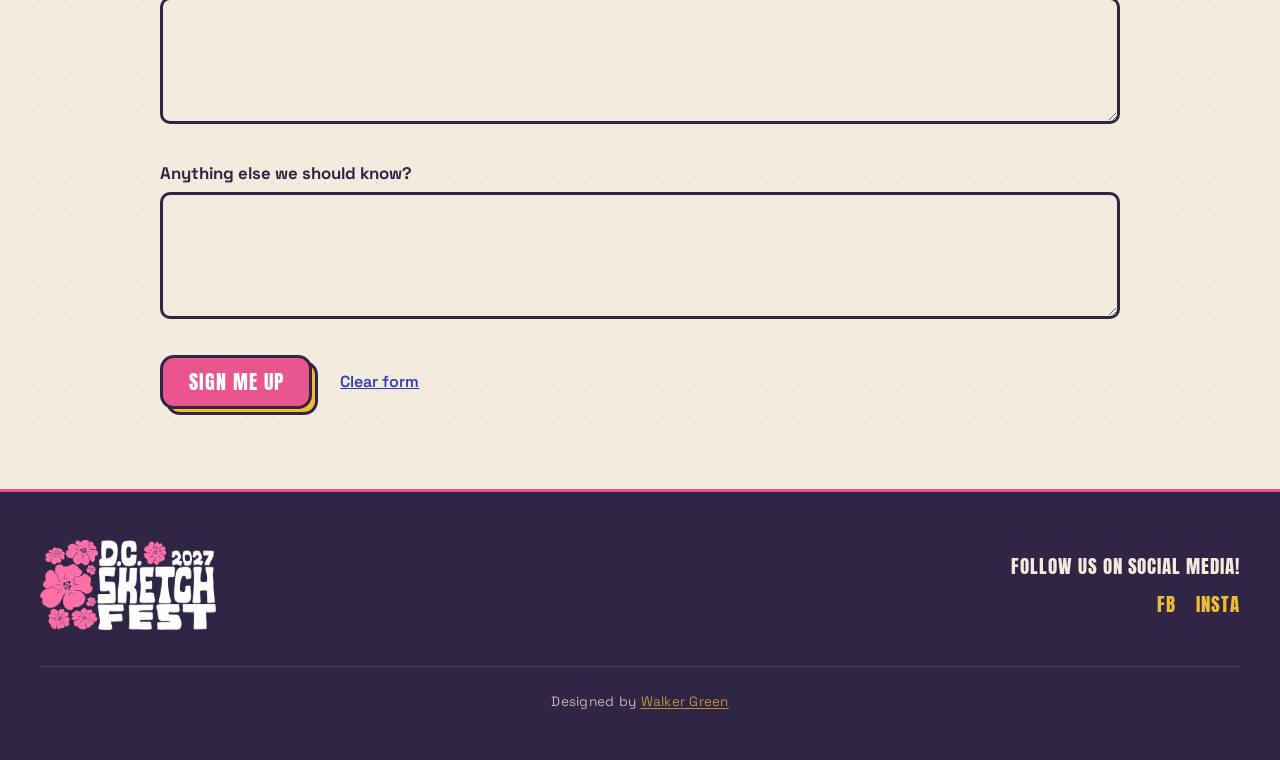
<file: volunteer/index.html>
<!DOCTYPE html>
<html lang="en">
<head>
<meta charset="utf-8">
<meta name="robots" content="noindex, nofollow">
<meta name="viewport" content="width=device-width, initial-scale=1">
<title>Volunteer Sign Up - DC Sketchfest</title>
<meta name="description" content="Sign up to volunteer with DC Sketchfest before the 2027 festival.">
<link rel="canonical" href="https://dcsketchfest.com/volunteer/">
<link rel="icon" href="/assets/img/brand/favicon.svg" type="image/svg+xml">
<link rel="icon" href="/assets/img/brand/favicon-32.png" sizes="32x32">
<link rel="preconnect" href="https://fonts.googleapis.com">
<link rel="preconnect" href="https://fonts.gstatic.com" crossorigin>
<link href="https://fonts.googleapis.com/css2?family=Anton&amp;family=Space+Grotesk:wght@400;500;600;700&amp;display=swap" rel="stylesheet">
<link rel="stylesheet" href="/assets/css/style.css">
<link rel="stylesheet" href="/assets/css/apply.css">
</head>
<body>
<header class="navbar">
  <div class="nav-inner">
    <div class="nav-bar">
      <a href="/" class="brand" aria-label="DC Sketchfest home"><img class="brand-logo" src="/assets/img/brand/logo-2027.png" alt="DC Sketchfest 2027" width="1000" height="523"></a>

      <nav id="nav-links" class="nav-links" aria-label="Main">
        <!-- Matches staging's own nav: no Photos page exists in this repo. -->
        <a class="nav-link" href="/#about-section">2027</a>
        <a class="nav-link" href="/apply/">Apply</a>
        <a class="nav-link" href="/volunteer/" aria-current="page">Volunteer</a>
        <a class="nav-link" href="/performers-2026/">Past Lineups</a>
        <a class="nav-link" href="/photos/">Photos</a>
        <a class="nav-link" href="/#faq-section">FAQ</a>
        <a class="nav-link" href="mailto:admin@dcsketchfest.com?subject=Question">Contact</a>
        <a class="nav-link nav-donate-mobile" href="https://givebutter.com/dcsketchfest2027">Donate</a>
      </nav>

      <a class="btn nav-donate-desktop" href="https://givebutter.com/dcsketchfest2027"><span>Donate</span></a>

      <button class="nav-toggle" type="button" aria-expanded="false" aria-controls="nav-links" aria-label="Menu">
        <span></span><span></span><span></span>
      </button>
    </div>
  </div>
</header>
<main>
<section class="section section--teal apply-hero">
  <div class="pad pad-md">
    <div class="container container--md apply-intro">
      <h1 class="h-lg text-yellow">DC Sketchfest 2027<br>Pre-Festival Volunteer Sign Up</h1>
      <p class="body-copy text-white">This is the sign-up sheet for pre-festival activity. There will be another form in January for during-festival volunteering.</p>
    </div>
  </div>
</section>

<section class="section section--cream apply-body">
  <div class="pad pad-md">
    <div class="container container--md">

      <!-- Sign-ups go to the festival's Worker, which relays them into the
           Google Form behind "DCSF 2027 Pre-Festival Volunteer Sign Up", so
           Google still writes each response into the linked responses sheet.
           Field names are the form's own entry IDs and must not be renamed.
           assets/js/volunteer.js sends the form; the action below is only
           where a browser without JavaScript would post, and the relay
           refuses that (it needs the ticket the script collects), which is
           why the noscript note points at email instead. The Google Form's
           own address is deliberately not on this page: bots harvested it
           from here and flooded the sheet. -->
      <noscript><p class="body-copy">This form needs JavaScript. You can also email <a href="mailto:admin@dcsketchfest.com?subject=Volunteering%20with%20DC%20Sketchfest">admin@dcsketchfest.com</a> and we&rsquo;ll add you by hand.</p></noscript>
      <form id="volunteer-form" class="apply-form" method="POST"
            action="https://dcsketchfest-app.walker-df2.workers.dev/api/volunteer/signup"
            novalidate>

        <!-- Bots fill hidden fields; humans never see this one. -->
        <p class="hp" aria-hidden="true"><label>Leave this empty <input type="text" name="website" tabindex="-1" autocomplete="off"></label></p>

        <div class="field">
          <label for="name">What is your name? <span class="req">*</span></label>
          <input type="text" id="name" name="entry.748899624" autocomplete="name" required>
        </div>

        <div class="field">
          <label for="email">What is your email address? <span class="req">*</span></label>
          <input type="email" id="email" name="entry.22364742" autocomplete="email" required>
        </div>

        <div class="field">
          <label for="phone">What is your phone number? <span class="req">*</span></label>
          <input type="tel" id="phone" name="entry.150452939" autocomplete="tel" required>
        </div>

        <fieldset class="field checkgroup">
          <legend>What areas are you interested in volunteering for?</legend>
          <p class="help">Use Other to express any unique skills you could add to the festival.</p>
          <div class="checks">
              <label class="check"><input type="checkbox" name="entry.2141830555" value="Fundraising & Sponsorship - Securing paid and in-kind sponsorships, organizing fundraising events" id="area0"><span>Fundraising &amp; Sponsorship - Securing paid and in-kind sponsorships, organizing fundraising events</span></label>
              <label class="check"><input type="checkbox" name="entry.2141830555" value="Marketing & Promotion - Promoting the festival in media and social media" id="area1"><span>Marketing &amp; Promotion - Promoting the festival in media and social media</span></label>
              <label class="check"><input type="checkbox" name="entry.2141830555" value="Art & Design - Creating graphics and contributing to the visual brand of the festival" id="area2"><span>Art &amp; Design - Creating graphics and contributing to the visual brand of the festival</span></label>
              <label class="check"><input type="checkbox" name="entry.2141830555" value="Social Media - Planning and creating social media content to support the festival" id="area3"><span>Social Media - Planning and creating social media content to support the festival</span></label>
              <label class="check"><input type="checkbox" name="entry.2141830555" value="Website - Posting on and managing the web page (technical web skills preferred)" id="area4"><span>Website - Posting on and managing the web page (technical web skills preferred)</span></label>
              <label class="check"><input type="checkbox" name="entry.2141830555" value="General - Happy to help to with anything that may come up" id="area5"><span>General - Happy to help to with anything that may come up</span></label>
              <label class="check"><input type="checkbox" value="__other_option__" id="area-other"><span>Other</span></label>
          </div>
          <div class="field" id="area-other-wrap" hidden style="margin-top:1rem">
            <label for="area-other-text">Other &mdash; tell us more</label>
            <input type="text" id="area-other-text" name="entry.2141830555.other_option_response">
          </div>
        </fieldset>

        <fieldset class="field checkgroup">
          <legend>What days are best for you for meeting (assume evenings)?</legend>
          <div class="checks">
              <label class="check"><input type="checkbox" name="entry.1623177207" value="Monday" id="day0"><span>Monday</span></label>
              <label class="check"><input type="checkbox" name="entry.1623177207" value="Tuesday" id="day1"><span>Tuesday</span></label>
              <label class="check"><input type="checkbox" name="entry.1623177207" value="Wednesday" id="day2"><span>Wednesday</span></label>
              <label class="check"><input type="checkbox" name="entry.1623177207" value="Thursday" id="day3"><span>Thursday</span></label>
              <label class="check"><input type="checkbox" name="entry.1623177207" value="Friday" id="day4"><span>Friday</span></label>
              <label class="check"><input type="checkbox" name="entry.1623177207" value="Saturday" id="day5"><span>Saturday</span></label>
              <label class="check"><input type="checkbox" name="entry.1623177207" value="Sunday" id="day6"><span>Sunday</span></label>
          </div>
        </fieldset>

        <div class="field">
          <label for="feedback">If you have been a volunteer before, is there any feedback you&rsquo;d like to share about the volunteer process?</label>
          <textarea id="feedback" name="entry.12081110" rows="4"></textarea>
        </div>

        <div class="field">
          <label for="anything">Anything else we should know?</label>
          <textarea id="anything" name="entry.1994531496" rows="4"></textarea>
        </div>

        <div class="errors" id="errors" role="alert" hidden></div>

        <div class="form-actions">
          <button type="submit" class="btn btn--purple" id="submit"><span>Sign me up</span></button>
          <button type="button" class="text-btn" id="clear">Clear form</button>
        </div>
      </form>

      <div id="done" class="done" hidden></div>

    </div>
  </div>
</section>
</main>

<footer class="footer">
  <div class="pad pad-sm">
    <div class="container footer-wrapper">
      <a class="footer-logo" href="/" title="Homepage"><img class="brand-logo brand-logo--light" src="/assets/img/brand/logo-2027-light.png" alt="DC Sketchfest 2027" width="1000" height="511"></a>
      <div class="footer-social">
        <div class="join-us">Follow us on social media!</div>
        <div class="social-links">
          <a href="https://facebook.com/dcsketchfest" target="_blank" rel="noopener">fb</a>
          <a href="https://instagram.com/dcsketchfest" target="_blank" rel="noopener">insta</a>
        </div>
      </div>
    </div>
    <p class="footer-credit">Designed by <a href="https://instagram.com/guywalks" target="_blank" rel="noopener">Walker Green</a></p>
  </div>
</footer>

<script src="/assets/js/main.js" defer></script>
<!-- Versioned so this markup never runs against a cached copy of the
     pre-relay script, which expects the Google iframe this page dropped. -->
<script src="/assets/js/volunteer.js?v=relay1" defer></script>
</body>
</html>
</file>
<file: assets/css/style.css>
/* ==========================================================================
   DC Sketchfest — 2027 rebrand
   "Riso print shop": Neon Blue, Bubble Pink and Mustard inks on Mayo White
   paper, heavy outlines, hard offset shadows, halftone dots, DC-flag stars.
   Display type is Anton; body is Space Grotesk.

   Class names are carried over from the 2026 site so the lineup pages and
   main.js keep working untouched; legacy color variables (--red, --teal,
   --cream, --purple, --dark) are aliased onto the new inks for the same
   reason.
   ========================================================================== */

:root {
  /* Brand names, in order: Midnite Black, Mayo White, Neon Blue, Bubble Pink,
     Mustard. --white is a paper highlight, not a brand ink. */
  --ink: #312545;
  --paper: #F4EBDF;
  --blue: #2C3FBE;
  --pink: #E8558F;
  --yellow: #EDBD34;
  --white: #fffdf8;

  /* Legacy names still referenced by inline styles and generated pages. */
  --red: var(--pink);
  --cream: var(--paper);
  --teal: var(--blue);
  --purple: var(--blue);
  --dark: var(--ink);

  --font-display: "Anton", "Arial Black", sans-serif;
  --font-body: "Space Grotesk", system-ui, -apple-system, sans-serif;

  --border: 3px solid var(--ink);
  --shadow-offset: 6px;
  --radius-card: 20px;
  --radius-pill: 14px;

  --gutter: 2.5rem;
  --container: 80rem;

  /* Halftone dot patterns, tinted per background. */
  --dots-light: radial-gradient(rgba(255, 253, 248, .16) 1.5px, transparent 1.5px);
  --dots-dark: radial-gradient(rgba(49, 37, 69, .07) 1.5px, transparent 1.5px);
}

@media (max-width: 767px) {
  :root {
    --gutter: 1.25rem;
    --shadow-offset: 5px;
  }
}

/* --------------------------------------------------------------- base --- */

*,
*::before,
*::after {
  box-sizing: border-box;
}

html {
  scroll-behavior: smooth;
  scroll-padding-top: 8rem;
}

body {
  margin: 0;
  background: var(--paper);
  color: var(--ink);
  font-family: var(--font-body);
  font-size: 1rem;
  line-height: 1.55;
  -webkit-font-smoothing: antialiased;
  overflow-x: hidden;
}

img {
  max-width: 100%;
  height: auto;
  display: block;
}

a {
  color: inherit;
}

h1,
h2,
h3,
h4,
h5 {
  font-family: var(--font-display);
  font-weight: 400;
  text-transform: uppercase;
  line-height: 1.02;
  letter-spacing: .015em;
  margin: 0;
}

.h-hero    { font-size: clamp(3.25rem, 13vw, 10rem); }
.h-xl      { font-size: clamp(2.5rem, 9vw, 6.25rem); }
.h-lg      { font-size: clamp(2.25rem, 8vw, 5rem); }
.h-md      { font-size: clamp(1.75rem, 6vw, 3.75rem); }
.h-sm      { font-size: clamp(1.375rem, 4vw, 2.25rem); }
.h-xs      { font-size: clamp(1.125rem, 3vw, 1.5rem); letter-spacing: .03em; }

.text-yellow { color: var(--yellow); }
.text-teal   { color: var(--pink); }   /* legacy accent class → pink ink */
.text-white  { color: var(--white); }
.text-purple { color: var(--blue); }
.text-center { text-align: center; }

.body-copy {
  font-family: var(--font-body);
  font-weight: 500;
  font-size: clamp(1.05rem, 1.7vw, 1.3rem);
  line-height: 1.55;
}

/* ---------------------------------------------------------- structure --- */

.section {
  position: relative;
  overflow: hidden;
}

.section--red    { background: var(--pink); }
.section--cream  { background: var(--paper); background-image: var(--dots-dark); background-size: 26px 26px; }
.section--teal   { background: var(--blue); background-image: var(--dots-light); background-size: 26px 26px; }
.section--yellow { background: var(--yellow); }

/* The mailing-list section trades cobalt for full ink — the site's finale. */
#newsletter-section.section--teal {
  background: var(--ink);
  background-image: var(--dots-light);
  background-size: 26px 26px;
}

.pad {
  padding-left: var(--gutter);
  padding-right: var(--gutter);
}

.pad-lg { padding-top: 8rem;    padding-bottom: 8rem; }
.pad-md { padding-top: 5rem;    padding-bottom: 5rem; }
.pad-sm { padding-top: 3rem;    padding-bottom: 3rem; }

@media (max-width: 991px) {
  .pad-lg { padding-top: 6rem; padding-bottom: 6rem; }
  .pad-md { padding-top: 4rem; padding-bottom: 4rem; }
  .pad-sm { padding-top: 2rem; padding-bottom: 2rem; }
}

@media (max-width: 767px) {
  .pad-lg { padding-top: 4rem; padding-bottom: 4rem; }
  .pad-md { padding-top: 3rem; padding-bottom: 3rem; }
}

.container {
  width: 100%;
  max-width: var(--container);
  margin-inline: auto;
}

.container--md { max-width: 60rem; }

.stack > * + * { margin-top: 1.5rem; }
.stack-sm > * + * { margin-top: .75rem; }

/* ------------------------------------------------------------ buttons --- */

/* Chunky print-block buttons: ink outline, hard offset shadow in a second
   ink color, and the block drops onto its shadow on hover. */
.btn {
  --btn-bg: var(--yellow);
  --btn-fg: var(--ink);
  --btn-shadow: var(--pink);
  position: relative;
  display: inline-block;
  text-decoration: none;
  isolation: isolate;

  /* Reset UA button chrome so <button class="btn"> matches <a class="btn">. */
  appearance: none;
  -webkit-appearance: none;
  background: none;
  border: 0;
  margin: 0;
  padding: 0;
  font: inherit;
  color: inherit;
  cursor: pointer;
}

.btn::before {
  content: "";
  position: absolute;
  inset: 0;
  border-radius: var(--radius-pill);
  background: var(--btn-shadow);
  border: var(--border);
  transform: translate(var(--shadow-offset), var(--shadow-offset));
  z-index: -1;
}

.btn > span {
  display: block;
  background: var(--btn-bg);
  color: var(--btn-fg);
  border: var(--border);
  border-radius: var(--radius-pill);
  padding: .85rem 1.6rem;
  font-family: var(--font-display);
  font-weight: 400;
  font-size: clamp(1.05rem, 1.6vw, 1.4rem);
  letter-spacing: .05em;
  line-height: 1;
  text-transform: uppercase;
  white-space: nowrap;
  transition: transform .15s ease;
}

.btn:hover > span,
.btn:focus-visible > span {
  transform: translate(var(--shadow-offset), var(--shadow-offset));
}

.btn:focus-visible {
  outline: 3px solid var(--pink);
  outline-offset: 4px;
  border-radius: var(--radius-pill);
}

.btn--purple { --btn-bg: var(--pink); --btn-fg: var(--white); --btn-shadow: var(--yellow); }
.btn--yellow { --btn-bg: var(--yellow); --btn-fg: var(--ink); --btn-shadow: var(--pink); }

.btn-row {
  display: flex;
  flex-wrap: wrap;
  gap: 1.5rem;
  justify-content: center;
}

@media (max-width: 560px) {
  .btn > span {
    white-space: normal;
    padding: .7rem 1.15rem;
    font-size: 1.1rem;
    text-align: center;
  }

  .btn-row { gap: 1rem; }
}

/* --------------------------------------------------------------- logo --- */

.brand {
  text-decoration: none;
}

/* Height drives the lockup and the width follows it, so nothing here has to
   know the artwork's aspect ratio; the width/height attributes on the <img>
   are what stop the navbar reflowing while it loads. */
.brand-logo {
  display: block;
  width: auto;
  height: 2.75rem;
}

@media (max-width: 767px) {
  .brand-logo { height: 2.25rem; }
}

/* ---------------------------------------------------------------- nav --- */

.navbar {
  position: fixed;
  top: 1.25rem;
  left: 0;
  right: 0;
  z-index: 99;
  padding-inline: var(--gutter);
}

.nav-inner {
  position: relative;
  width: 100%;
  max-width: 70rem;
  margin-inline: auto;
}

.nav-inner::before {
  content: "";
  position: absolute;
  inset: 0;
  border-radius: var(--radius-pill);
  background: var(--pink);
  border: var(--border);
  transform: translate(var(--shadow-offset), var(--shadow-offset));
}

.nav-bar {
  position: relative;
  display: flex;
  align-items: center;
  justify-content: space-between;
  gap: 2rem;
  background: var(--paper);
  border: var(--border);
  border-radius: var(--radius-pill);
  padding: .7rem 1rem .7rem 1.5rem;
}

.nav-links {
  display: flex;
  align-items: center;
  gap: 1.6rem;
}

.nav-link {
  font-family: var(--font-display);
  font-weight: 400;
  font-size: 1.2rem;
  letter-spacing: .05em;
  line-height: 1;
  text-transform: uppercase;
  color: var(--ink);
  text-decoration: none;
  padding-bottom: .15rem;
  border-bottom: 3px solid transparent;
  transition: color .15s ease, border-color .15s ease;
}

.nav-link:hover,
.nav-link[aria-current="page"] {
  color: var(--pink);
  border-bottom-color: var(--pink);
}

/* Keep the donate pill from towering over the links. */
.navbar .btn > span {
  padding: .6rem 1.2rem;
  font-size: 1.1rem;
}

.nav-toggle {
  display: none;
  width: 3rem;
  height: 3rem;
  padding: 0;
  border: var(--border);
  border-radius: 12px;
  background: var(--yellow);
  cursor: pointer;
  align-items: center;
  justify-content: center;
  flex-direction: column;
  gap: 5px;
}

.nav-toggle span {
  display: block;
  width: 20px;
  height: 3px;
  background: var(--ink);
  border-radius: 2px;
  transition: transform .25s ease, opacity .25s ease;
}

.nav-toggle[aria-expanded="true"] span:nth-child(1) { transform: translateY(8px) rotate(45deg); }
.nav-toggle[aria-expanded="true"] span:nth-child(2) { opacity: 0; }
.nav-toggle[aria-expanded="true"] span:nth-child(3) { transform: translateY(-8px) rotate(-45deg); }

.nav-donate-desktop { flex: none; }

/* Donate appears twice in the markup and never twice on screen: the
   header button is display:none below 992px, where the only nav a
   visitor can reach is the drawer, and the drawer entry is hidden
   above it. One of the two is always the one that is reachable. */
.nav-donate-mobile { display: none; }

@media (max-width: 991px) {
  .nav-toggle { display: flex; }
  .nav-donate-desktop { display: none; }
  .nav-donate-mobile { display: block; }

  .nav-links {
    position: absolute;
    top: calc(100% + 1rem);
    left: 0;
    right: 0;
    flex-direction: column;
    gap: 1.25rem;
    background: var(--paper);
    border: var(--border);
    border-radius: var(--radius-card);
    padding: 1.5rem;
    box-shadow: var(--shadow-offset) var(--shadow-offset) 0 var(--pink);
    display: none;
  }

  .nav-links.is-open { display: flex; }
  .nav-bar { padding-right: .7rem; }
}

/* --------------------------------------------------------------- hero --- */

.hero {
  position: relative;
  background-color: var(--blue);
  background-image: var(--dots-light);
  background-size: 26px 26px;
  min-height: 100svh;
  display: flex;
  align-items: center;
  overflow: hidden;
}

.hero-content {
  position: relative;
  z-index: 2;
  text-align: center;
  padding-top: 9rem;
  padding-bottom: 5rem;
  width: 100%;
}

.hero h1 {
  color: var(--paper);
  text-shadow:
    var(--shadow-offset) var(--shadow-offset) 0 var(--pink),
    calc(var(--shadow-offset) * 2) calc(var(--shadow-offset) * 2) 0 var(--ink);
  margin-bottom: 1.75rem;
}

/* Yellow on cobalt is fine, but yellow over the orange characters is not —
   the ink outline keeps this line readable wherever the art lands. */
.hero-meta {
  color: var(--yellow);
  margin-bottom: 2.75rem;
  text-shadow:
    3px 3px 0 var(--ink),
    -2px -2px 0 var(--ink),
    2px -2px 0 var(--ink),
    -2px 2px 0 var(--ink);
}

/* Rotated year sticker pinned beside the hero title. */
.hero-title-wrap {
  position: relative;
  display: inline-block;
}

.badge-27 {
  position: absolute;
  top: -1.25rem;
  right: -2.5rem;
  z-index: 3;
  display: grid;
  place-items: center;
  width: clamp(4.5rem, 9vw, 6.5rem);
  aspect-ratio: 1;
  border-radius: 50%;
  background: var(--yellow);
  border: var(--border);
  box-shadow: 4px 4px 0 var(--ink);
  font-family: var(--font-display);
  font-size: clamp(1.25rem, 2.6vw, 1.9rem);
  color: var(--ink);
  transform: rotate(12deg);
}

@media (max-width: 767px) {
  /* Float mostly above the title so it doesn't swallow the last letters. */
  .badge-27 { width: 4rem; right: -.25rem; top: -2.75rem; }
}

.hero-art {
  position: absolute;
  inset: 0;
  z-index: 1;
  pointer-events: none;
}

/* The hero cast sits still — only the little Mumbies float. */
.hero-art img {
  position: absolute;
  width: auto;
  transform: rotate(var(--tilt, 0deg));
}

.hero-art .art-tumbler {
  --tilt: -8deg;
  top: 6%;
  right: -2%;
  height: 32vh;
}

/* Tucked toward the bezel and low, so the centred headline column stays
   clear of it — this one used to cut across "…this fall". */
.hero-art .art-striped {
  --tilt: 0deg;
  bottom: -1%;
  right: -5%;
  height: 44vh;
}

.hero-art .art-side {
  --tilt: 6deg;
  bottom: 8%;
  left: -5%;
  height: 28vh;
}

/* Between tablet and desktop the headline is at its widest relative to the
   viewport, so the side art has to move further out still. */
@media (max-width: 1300px) {
  .hero-art .art-tumbler { right: -6%; height: 28vh; }
  .hero-art .art-striped { right: -9%; height: 38vh; }
  .hero-art .art-side    { left: -8%; height: 24vh; }
}

@media (max-width: 991px) {
  .hero-art .art-tumbler { height: 22vh; top: 9%; right: -10%; }
  .hero-art .art-striped { height: 30vh; right: -10%; }
  .hero-art .art-side    { height: 22vh; left: -12%; }
}

@media (max-width: 767px) {
  .hero-art { opacity: .3; }
  .hero-content { padding-top: 8rem; }
}

/* ------------------------------------------------------------- ticker --- */

/* Marquee strip under the hero.
 *
 * The track holds SIX identical spans and translates -50%, so the first three
 * land exactly where the second three began. Six rather than two because the
 * loop is only seamless while half the track is at least as wide as the
 * viewport: with two spans that half was one span, about 1200px, and any
 * window wider than that ran past the end of the track and showed a gap. */
.ticker {
  background: var(--yellow);
  border-top: var(--border);
  border-bottom: var(--border);
  overflow: hidden;
  padding: .65rem 0;
}

.ticker-track {
  display: flex;
  width: max-content;
  /* 84s, not 28s: the duration is the time to cross HALF the track, and
     half the track went from one span to three when the span count went
     from two to six to close the gap. Keeping 28s tripled the speed as a
     side effect of that fix. 84s is the same ~52px/s it always ran at. */
  animation: ticker-scroll 84s linear infinite;
}

.ticker-track > span {
  font-family: var(--font-display);
  font-size: clamp(1.1rem, 2vw, 1.5rem);
  letter-spacing: .06em;
  text-transform: uppercase;
  color: var(--ink);
  white-space: nowrap;
  padding-right: 1.5rem;
}

@keyframes ticker-scroll {
  to { transform: translateX(-50%); }
}

/* --------------------------------------------------------- dates/fees --- */

/* The three application windows as one card: the wrapper carries the outline,
   radius and shadow so the table itself can scroll inside it on a narrow
   phone rather than pushing the page wider. */
.fee-table-wrap {
  max-width: 42rem;
  margin: 2.5rem auto 0;
  border: var(--border);
  border-radius: var(--radius-card);
  background: var(--white);
  box-shadow: var(--shadow-offset) var(--shadow-offset) 0 var(--blue);
  overflow-x: auto;
}

.fee-table {
  width: 100%;
  min-width: 19rem;
  border-collapse: collapse;
  text-align: left;
}

.fee-table th,
.fee-table td {
  padding: 1rem 1.25rem;
}

.fee-table thead th {
  font-family: var(--font-display);
  font-weight: 400;
  font-size: 1rem;
  letter-spacing: .05em;
  text-transform: uppercase;
  background: var(--ink);
  color: var(--paper);
  padding: .8rem 1.25rem;
}

/* The fee column reads as a price list, so its header sits over the numbers. */
.fee-table thead th:last-child,
.fee-price {
  text-align: right;
}

.fee-row + .fee-row {
  border-top: 2px solid var(--ink);
}

.fee-row th {
  font-family: var(--font-display);
  font-weight: 400;
  letter-spacing: .03em;
  text-transform: uppercase;
}

/* The window you can actually apply in is filled, not just ruled — it has to
   be the row you land on before reading any dates. */
.fee-row.is-open {
  background: var(--yellow);
}

.fee-flag {
  display: inline-block;
  margin-left: .5rem;
  padding: .2rem .6rem .25rem;
  border: 2px solid var(--ink);
  border-radius: var(--radius-pill);
  background: var(--blue);
  color: var(--paper);
  font-family: var(--font-body);
  font-weight: 700;
  font-size: .68em;
  letter-spacing: .06em;
  white-space: nowrap;
  vertical-align: .14em;
}

/* `display` above outranks the browser's own [hidden] rule, so the two rows
   that are not the open one would show their flag anyway. The table ships all
   three and hides two; this is what makes the hiding work. */
.fee-flag[hidden] {
  display: none;
}

.fee-price {
  font-family: var(--font-display);
  font-size: 1.35em;
  letter-spacing: .02em;
  white-space: nowrap;
}

.fee-note {
  margin: 1.5rem auto 0;
  max-width: 34rem;
}

@media (max-width: 767px) {
  .fee-table th,
  .fee-table td { padding: .8rem .9rem; }

  .fee-table thead th { padding: .7rem .9rem; font-size: .9rem; }
}

/* ------------------------------------------------------------ tickets --- */

.tickets-heading {
  text-align: center;
  margin-bottom: 2.5rem;
}

/* Year switcher on the lineup pages. */
.year-switch {
  display: flex;
  flex-wrap: wrap;
  gap: .625rem;
  margin-top: 1.5rem;
}

.year-link {
  font-family: var(--font-display);
  font-weight: 400;
  font-size: 1.2rem;
  letter-spacing: .05em;
  line-height: 1;
  text-transform: uppercase;
  text-decoration: none;
  color: var(--paper);
  border: 3px solid var(--paper);
  border-radius: 12px;
  padding: .55rem 1.15rem;
  transition: background-color .15s ease, color .15s ease;
}

.year-link:hover {
  background: var(--paper);
  color: var(--blue);
}

.year-link.is-current {
  background: var(--yellow);
  border-color: var(--ink);
  color: var(--ink);
  box-shadow: 3px 3px 0 var(--ink);
}

/* Marks a lineup page as a past festival. */
.archive-note {
  border: 3px dashed var(--paper);
  border-radius: var(--radius-card);
  padding: 1.25rem 1.5rem;
  margin-top: 1.5rem;
  font-family: var(--font-body);
  font-weight: 500;
  font-size: clamp(1rem, 1.6vw, 1.2rem);
  line-height: 1.45;
  color: var(--paper);
}

.archive-note a { color: var(--yellow); }

/* The Crowdwork calendar injects its own markup; it scrolls inside this box
   on phones rather than stretching the document. */
.crowdwork-embed {
  min-height: 320px;
  margin-inline: auto;
  max-width: var(--container);
  overflow-x: auto;
  -webkit-overflow-scrolling: touch;
}

.crowdwork-embed:empty::after {
  content: "Loading the show calendar…";
  display: block;
  text-align: center;
  font-family: var(--font-display);
  font-size: 1.5rem;
  color: var(--ink);
  opacity: .6;
  padding: 4rem 1rem;
}

/* -------------------------------------------------------- lineup call --- */

.lineup-call {
  display: grid;
  grid-template-columns: minmax(0, 1fr) minmax(0, 1.2fr);
  gap: 3rem;
  align-items: center;
  position: relative;
}

@media (max-width: 767px) {
  .lineup-call {
    grid-template-columns: 1fr;
    gap: 2rem;
    text-align: center;
  }
}

.shaped-frame-wrap {
  position: relative;
}

/* Loose food art tucked behind the bottom-left corner of the frame. */
.food-strawberry {
  position: absolute;
  left: -1.5rem;
  bottom: -2.5rem;
  width: 7rem;
  z-index: 3;
  pointer-events: none;
}

@media (max-width: 767px) {
  .food-strawberry { width: 4.5rem; left: -.5rem; bottom: -1.5rem; }
}

/* Yellow halftone frame holding the Mumbie sash art. */
.shaped-frame {
  position: relative;
  z-index: 2;
  border: var(--border);
  border-radius: var(--radius-card);
  background-color: var(--yellow);
  background-image: radial-gradient(rgba(33, 27, 58, .12) 1.5px, transparent 1.5px);
  background-size: 18px 18px;
  box-shadow: var(--shadow-offset) var(--shadow-offset) 0 var(--blue);
  display: flex;
  align-items: center;
  justify-content: center;
  padding: 3rem 1.25rem;
  min-height: 22rem;
  transform: rotate(2deg);
}

.shaped-frame img {
  width: 100%;
  max-width: 12rem;
  transform: rotate(-26deg);
}

.food-blueberries {
  position: absolute;
  right: -2rem;
  bottom: -4rem;
  width: 12rem;
  z-index: 1;
  pointer-events: none;
}

/* Sits between two sections purely as a flourish — kept small and pulled
   tight so it doesn't push the next section below the fold. */
.food-blob {
  display: block;
  width: min(55%, 13rem);
  margin: -5rem auto -2rem;
}

@media (max-width: 767px) {
  .food-blob { width: min(45%, 8rem); margin: -2rem auto -1.5rem; }
}

@media (max-width: 767px) {
  .food-blueberries { width: 7rem; right: -1rem; bottom: -2rem; }
}

/* ------------------------------------------------------------ sliders --- */

.slider {
  position: relative;
  padding-bottom: 4.5rem;
}

.slider-track {
  display: flex;
  gap: 1.5rem;
  overflow-x: auto;
  scroll-snap-type: x mandatory;
  scroll-behavior: smooth;
  scrollbar-width: none;
  padding: .5rem .5rem calc(.5rem + var(--shadow-offset));
}

.slider-track::-webkit-scrollbar { display: none; }

.slider-track > * {
  flex: 0 0 calc(50% - .75rem);
  scroll-snap-align: start;
}

@media (max-width: 767px) {
  .slider-track > * { flex: 0 0 100%; }
}

/* margin:0 is load-bearing — a <figure> carries a UA margin of 1em 40px, and
   that 80px of horizontal margin per slide broke the two-up flex math and
   pushed the second slide past the right edge of both sliders. */
.slide-card {
  display: flex;
  flex-direction: column;
  justify-content: flex-end;
  margin: 0;
  min-height: 450px;
  border: var(--border);
  border-radius: var(--radius-card);
  background-color: var(--paper);
  background-position: 50%;
  background-size: cover;
  padding: 2rem;
  box-shadow: var(--shadow-offset) var(--shadow-offset) 0 var(--ink);
}

.slide-card--quote {
  justify-content: space-between;
  gap: 1.5rem;
  background: var(--white);
  box-shadow: var(--shadow-offset) var(--shadow-offset) 0 var(--pink);
}

/* Same story for <blockquote>. */
.slide-card__quote {
  margin: 0;
  font-family: var(--font-body);
  font-weight: 500;
  text-transform: none;
  color: var(--blue);
  font-size: clamp(1.2rem, 2vw, 1.7rem);
  line-height: 1.35;
}

.slide-card__name {
  font-family: var(--font-body);
  font-weight: 600;
  text-transform: none;
  font-size: clamp(1.1rem, 1.7vw, 1.4rem);
  color: var(--white);
  margin: 0;
  text-shadow: 0 2px 8px rgba(0, 0, 0, .6);
}

.slide-card--quote .slide-card__name {
  color: var(--ink);
  text-shadow: none;
}

.slide-card__team {
  font-family: var(--font-body);
  font-size: .95rem;
  color: var(--ink);
  opacity: .75;
}

.slider-controls {
  position: absolute;
  bottom: 0;
  right: 0;
  display: flex;
  gap: .75rem;
}

.slider-btn {
  width: 3rem;
  height: 3rem;
  padding: .6rem;
  border: var(--border);
  border-radius: 12px;
  background: var(--yellow);
  color: var(--ink);
  cursor: pointer;
  display: grid;
  place-items: center;
  box-shadow: 3px 3px 0 var(--ink);
  transition: transform .15s ease, box-shadow .15s ease;
}

.slider-btn:hover {
  transform: translate(2px, 2px);
  box-shadow: 1px 1px 0 var(--ink);
}

.slider-btn:disabled {
  opacity: .35;
  cursor: default;
  transform: none;
  box-shadow: 3px 3px 0 var(--ink);
}

.slider-btn svg { width: 100%; height: 100%; }

.slider-credit {
  margin-top: 1rem;
  font-family: var(--font-body);
  color: var(--white);
  font-size: .95rem;
}

/* ---------------------------------------------------------- press bit --- */

.press-grid {
  display: grid;
  grid-template-columns: minmax(0, 1fr) minmax(0, 1fr);
  gap: 4rem;
  align-items: center;
}

@media (max-width: 767px) {
  .press-grid { grid-template-columns: 1fr; gap: 3rem; }
}

/* Ink on the pink ink is only 4.14:1, short of AA, and reversing to white is
   worse (3.37:1). The paragraph sits on a white card instead — the move
   .venue-tba already makes — which reads as 13.95:1. */
.press-copy .body-copy {
  color: var(--ink);
  margin-top: 1.5rem;
  padding: 1.5rem 1.75rem;
  border: var(--border);
  border-radius: var(--radius-card);
  background: var(--white);
  box-shadow: var(--shadow-offset) var(--shadow-offset) 0 var(--yellow);
  transform: rotate(1deg);
}

.press-photo-wrap {
  position: relative;
}

/* A big yellow star peeks out from behind the photo — the old yellow blob
   SVG belongs to the 2026 brand and is hidden below. */
.press-photo-wrap::before {
  content: "★";
  position: absolute;
  top: -4.5rem;
  left: -3.5rem;
  z-index: 0;
  font-size: 9rem;
  line-height: 1;
  color: var(--yellow);
  text-shadow: 4px 4px 0 var(--ink);
  transform: rotate(-14deg);
  pointer-events: none;
}

.press-photo {
  position: relative;
  z-index: 1;
  border: var(--border);
  border-radius: var(--radius-card);
  overflow: hidden;
  box-shadow: var(--shadow-offset) var(--shadow-offset) 0 var(--yellow);
  transform: rotate(-2deg);
}

.press-photo img {
  width: 100%;
  aspect-ratio: 4 / 5;
  object-fit: cover;
}

.press-shape { display: none; }

@media (max-width: 767px) {
  .press-photo-wrap::before { font-size: 5.5rem; top: -2.5rem; left: -1rem; }
  .press-copy .body-copy { padding: 1.25rem; }
}

/* ------------------------------------------------------------- venues --- */

/* Two cards, side by side on a desktop and stacked on a phone. Equal-height
   rows rather than auto, so the two names and night pairs line up with each
   other instead of floating at whatever height their logo leaves them. */
.venue-grid {
  list-style: none;
  margin: 3rem auto 0;
  padding: 0;
  display: grid;
  grid-template-columns: repeat(2, minmax(0, 1fr));
  gap: 2rem;
}

.venue-card {
  border: var(--border);
  border-radius: var(--radius-card);
  background: var(--white);
  /* Pink, not blue: this section IS blue, and a blue shadow on it is a shadow
     nobody can see. */
  box-shadow: var(--shadow-offset) var(--shadow-offset) 0 var(--pink);
  padding: 2rem 1.5rem;
  text-align: center;
}

/* A fixed box for the mark. The two logos are nothing like the same shape --
   Sitar's is tall, MILKCRATE's is square -- so sizing either by width or by
   height alone makes one dwarf the other. A common box with object-fit lets
   each fill what it can of the same area and keeps the pair balanced. */
.venue-logo-wrap {
  height: 9rem;
  display: flex;
  align-items: center;
  justify-content: center;
}

.venue-logo {
  max-height: 100%;
  max-width: 70%;
  width: auto;
  height: auto;
  object-fit: contain;
}

.venue-card h3 { margin: 1.5rem 0 .5rem; }

.venue-nights {
  font-family: var(--font-body);
  line-height: 1.5;
  color: var(--ink);
}

.venue-address {
  font-family: var(--font-body);
  font-size: .95rem;
  line-height: 1.45;
  margin-top: .75rem;
  color: var(--ink);
}

/* The cards are a grid row, so one card gaining an address and the other not
   does not make them different heights -- the shorter one just has more space
   under its nights. Nothing to compensate for here. */

.venue-note { margin-top: 2.5rem; }

@media (max-width: 767px) {
  .venue-grid { grid-template-columns: 1fr; gap: 1.5rem; }
  .venue-logo-wrap { height: 7.5rem; }
}

/* -------------------------------------------------------------- venue --- */

/* Unused since the 2027 rebuild dropped the venue panel from the homepage.
   Kept because the venues (MILKCRATE and Sitar Arts Center) still have no
   published addresses here, and this is the styling a panel would want the
   day they do. Delete it if that panel never comes back. */
.venue-tba {
  max-width: 42rem;
  margin: 2.5rem auto 0;
  padding: 3rem 2rem 2.5rem;
  border: var(--border);
  border-radius: var(--radius-card);
  background: var(--white);
  box-shadow: var(--shadow-offset) var(--shadow-offset) 0 var(--blue);
  transform: rotate(1deg);
}

.venue-tba .body-copy {
  margin: 1.25rem auto 2rem;
  max-width: 30rem;
}

@media (max-width: 767px) {
  .venue-tba { padding: 2rem 1.25rem; }
}

.venue-map {
  border: var(--border);
  border-radius: var(--radius-card);
  box-shadow: var(--shadow-offset) var(--shadow-offset) 0 var(--blue);
  overflow: hidden;
  aspect-ratio: 16 / 9;
  margin-top: 2.5rem;
}

.venue-map iframe {
  width: 100%;
  height: 100%;
  border: 0;
  display: block;
}

/* ------------------------------------------------------------- mumbie --- */

/* Wider than the mascot so the little ones have clear margin to float in
   rather than stacking up along the bottom edge. */
.mumbie-art {
  position: relative;
  margin: 3rem auto;
  max-width: 52rem;
}

.mumbie-art__main {
  width: 100%;
  max-width: 25rem;
  margin-inline: auto;
  position: relative;
  z-index: 1;
}

/* Three little Mumbies orbiting the mascot — one high left, one low left,
   one out to the right — each bobbing on its own clock so they never move
   in lockstep. --tilt is the resting angle the float animation swings around,
   and is what remains if the animation never runs. */
.mumbie-art__side {
  position: absolute;
  width: 9.5rem;
  transform: rotate(var(--tilt, 0deg));
  animation: character-float var(--float-dur, 6s) ease-in-out var(--float-delay, 0s) infinite;
}

.mumbie-art__side--left {
  --tilt: -10deg;
  --float-dur: 6.5s;
  top: 4%;
  left: 0;
  width: 10rem;
}

.mumbie-art__side--mid {
  --tilt: 9deg;
  --float-dur: 5.5s;
  --float-delay: -2.2s;
  bottom: 6%;
  left: 4%;
  width: 9rem;
}

.mumbie-art__side--right {
  --tilt: -7deg;
  --float-dur: 7.5s;
  --float-delay: -3.8s;
  top: 30%;
  right: 0;
  width: 10.5rem;
}

/* --tilt is the resting angle the bob swings around, --lift how far it rises
   at the top of the arc. */
@keyframes character-float {
  0%,
  100% { transform: translateY(0) rotate(var(--tilt, 0deg)); }
  50%  { transform: translateY(calc(-1 * var(--lift, 16px)))
                    rotate(calc(var(--tilt, 0deg) + 3deg)); }
}

/* On a phone there is no side margin to orbit in, so they tuck against the
   mascot's edges instead — smaller, and clear of its face. */
@media (max-width: 991px) {
  .mumbie-art__side--left  { width: 6.5rem; top: 0; left: -3%; }
  .mumbie-art__side--mid   { width: 6rem; bottom: 2%; left: -2%; }
  .mumbie-art__side--right { width: 7rem; top: 26%; right: -3%; }
}

@media (max-width: 767px) {
  .mumbie-art__side--left  { width: 5rem; }
  .mumbie-art__side--mid   { width: 4.5rem; }
  .mumbie-art__side--right { width: 5.5rem; }
}

/* ---------------------------------------------------------------- faq --- */

.faq-layout {
  display: grid;
  grid-template-columns: minmax(0, .8fr) minmax(0, 1.2fr);
  gap: 3rem;
  align-items: start;
}

@media (max-width: 767px) {
  .faq-layout { grid-template-columns: 1fr; gap: 2rem; }
}

.faq-list {
  display: flex;
  flex-direction: column;
  gap: 1rem;
}

.faq-item {
  border: var(--border);
  border-radius: 16px;
  background: var(--paper);
  overflow: hidden;
  box-shadow: 4px 4px 0 var(--ink);
}

.faq-item summary {
  position: relative;
  display: block;
  padding: 1rem 3.5rem 1rem 1.5rem;
  text-align: left;
  font-family: var(--font-display);
  font-weight: 400;
  font-size: 1.35rem;
  letter-spacing: .03em;
  line-height: 1.15;
  text-transform: uppercase;
  color: var(--ink);
  cursor: pointer;
  list-style: none;
}

.faq-item summary::-webkit-details-marker { display: none; }

.faq-item summary::after {
  content: "";
  position: absolute;
  right: 1.25rem;
  top: 50%;
  width: 1.35rem;
  height: 1.35rem;
  margin-top: -.675rem;
  background: var(--pink);
  transition: transform .3s ease;
  clip-path: polygon(43% 0, 57% 0, 57% 43%, 100% 43%, 100% 57%, 57% 57%, 57% 100%, 43% 100%, 43% 57%, 0 57%, 0 43%, 43% 43%);
}

.faq-item[open] summary::after { transform: rotate(45deg); }

.faq-item .faq-answer {
  padding: 0 1.5rem 1.25rem;
  text-align: left;
  font-family: var(--font-body);
  font-size: 1rem;
  line-height: 1.55;
  color: var(--ink);
}

.faq-item .faq-answer a { color: var(--blue); }

/* --------------------------------------------------------- newsletter --- */

.form-embed {
  max-width: 40rem;
  margin-inline: auto;
}

.form-embed iframe {
  width: 100%;
  border: 0;
  border-radius: var(--radius-card);
  background: var(--paper);
  display: block;
}

/* Shown until a Google Form URL is configured; see README. */
.form-fallback {
  border: 3px dashed var(--paper);
  border-radius: var(--radius-card);
  padding: 2rem;
  text-align: center;
  color: var(--paper);
  font-family: var(--font-body);
  font-weight: 500;
  font-size: 1.2rem;
  line-height: 1.4;
}

.form-fallback a { color: var(--yellow); }

/* ------------------------------------------------------ signup form --- */

.signup {
  max-width: 40rem;
  margin: 2.5rem auto 0;
}

.signup-row {
  display: flex;
  flex-wrap: wrap;
  gap: .75rem;
  margin-bottom: 1.5rem;
}

.signup-input {
  flex: 1 1 14rem;
  min-width: 0;
  min-height: 3.75rem;
  border: var(--border);
  border-radius: var(--radius-pill);
  background: var(--paper);
  color: var(--ink);
  text-align: center;
  padding: .5rem 1.25rem;
  font-family: var(--font-body);
  font-weight: 500;
  font-size: 1.15rem;
}

.signup-input::placeholder {
  color: var(--ink);
  opacity: .55;
}

.signup-input:focus-visible {
  outline: 3px solid var(--pink);
  outline-offset: 2px;
}

.signup-input[aria-invalid="true"] {
  border-color: var(--pink);
  background: #ffe9f2;
}

/* Honeypot: off-screen rather than display:none, which some bots skip. */
.signup-trap {
  position: absolute;
  left: -9999px;
  width: 1px;
  height: 1px;
  overflow: hidden;
}

.signup-submit {
  display: block;
  margin-inline: auto;
}

.signup-submit[disabled] {
  opacity: .6;
  pointer-events: none;
}

.signup-status {
  min-height: 1.5rem;
  margin: 1.5rem 0 0;
  text-align: center;
  font-family: var(--font-body);
  font-weight: 500;
  font-size: 1.05rem;
  line-height: 1.3;
  color: var(--paper);
}

.signup-status.is-error { color: var(--yellow); }

.signup-note {
  margin-top: 1rem;
  text-align: center;
  color: var(--paper);
}

.signup-note a,
.signup-status a { color: var(--yellow); }

/* Yellow is the link color for the ink and cobalt sections. On paper or
   mustard it drops to about 1.5:1, so the light sections take cobalt. */
.link {
  color: var(--yellow);
  text-decoration: underline;
}

.section--cream .link,
.section--yellow .link { color: var(--blue); }

/* ------------------------------------------------------------- footer --- */

.footer {
  background: var(--ink);
  border-top: 3px solid var(--pink);
  color: var(--paper);
}

.footer-wrapper {
  display: flex;
  align-items: center;
  justify-content: space-between;
  gap: 2rem;
  flex-wrap: wrap;
}

.footer-logo {
  text-decoration: none;
}

/* Down here the mark is the row's main event rather than one item in a bar,
   so it runs wider than the navbar lockup. Width drives it because what this
   row budgets is horizontal space; both files are now the same tight crop
   (1000x523 dark, 1000x511 light), so the reversed mark lands at the same
   size as the dark one. */
.footer-logo .brand-logo,
.brand-logo--light {
  width: 11rem;
  height: auto;
}

.footer-social {
  text-align: right;
}

.footer-social .join-us {
  font-family: var(--font-display);
  font-size: 1.2rem;
  letter-spacing: .05em;
  text-transform: uppercase;
  margin-bottom: .5rem;
}

.social-links {
  display: flex;
  gap: 1.25rem;
  justify-content: flex-end;
}

.social-links a {
  font-family: var(--font-display);
  font-size: 1.2rem;
  letter-spacing: .05em;
  text-transform: uppercase;
  color: var(--yellow);
  text-decoration: none;
}

.social-links a:hover { text-decoration: underline; color: var(--pink); }

.footer-credit {
  width: 100%;
  max-width: var(--container);
  margin: 2.25rem auto 0;
  padding-top: 1.5rem;
  border-top: 1px solid rgba(246, 239, 225, .22);
  text-align: center;
  font-family: var(--font-body);
  font-size: .85rem;
  letter-spacing: .02em;
  color: var(--paper);
  opacity: .72;
}

.footer-credit a {
  color: var(--yellow);
  text-decoration: underline;
  text-underline-offset: 2px;
}

.footer-credit a:hover { color: var(--pink); }

@media (max-width: 767px) {
  .footer-wrapper { flex-direction: column; text-align: center; }
  .footer-social { text-align: center; }
  .social-links { justify-content: center; }

  .footer-logo .brand-logo,
  .brand-logo--light { width: 9rem; }
}

/* ------------------------------------------------------- lineup page --- */

.lineup-hero {
  background-color: var(--blue);
  background-image: var(--dots-light);
  background-size: 26px 26px;
  padding-top: 11rem;
}

.performer-grid {
  display: grid;
  grid-template-columns: repeat(auto-fill, minmax(min(100%, 20rem), 1fr));
  gap: 2rem;
}

.performer-card {
  display: flex;
  flex-direction: column;
  background: var(--white);
  border: var(--border);
  border-radius: var(--radius-card);
  overflow: hidden;
  box-shadow: 5px 5px 0 var(--ink);
}

/* Fill the frame rather than pad to it — photos arrive in every ratio.
   Biased slightly above centre so faces survive the crop. */
.performer-card img {
  width: 100%;
  aspect-ratio: 4 / 3;
  height: auto;
  object-fit: cover;
  object-position: center 30%;
  background: var(--paper);
  border-bottom: var(--border);
}

.performer-card__body {
  display: flex;
  flex-direction: column;
  gap: .75rem;
  padding: 1rem 1.25rem 1.5rem;
}

.performer-card__name {
  font-size: 1.3rem;
  line-height: 1.1;
}

.performer-card__city {
  font-family: var(--font-body);
  font-size: .85rem;
  text-transform: uppercase;
  letter-spacing: .06em;
  color: var(--pink);
  font-weight: 700;
}

.performer-card__blurb {
  font-family: var(--font-body);
  font-size: .9rem;
  line-height: 1.55;
  margin: 0;
}

.lineup-section {
  background-color: var(--paper);
  background-image: var(--dots-dark);
  background-size: 26px 26px;
}

/* -------------------------------------------------------- photo album --- */

.album-year + .album-year { margin-top: 4.5rem; }

.album-head {
  display: flex;
  flex-wrap: wrap;
  align-items: baseline;
  gap: .5rem 1.25rem;
  margin-bottom: 1.75rem;
  padding-bottom: 1rem;
  border-bottom: var(--border);
}

.album-meta {
  margin: 0;
  font-family: var(--font-body);
  font-weight: 500;
  font-size: 1rem;
  color: var(--ink);
  opacity: .75;
}

.photo-grid {
  display: grid;
  grid-template-columns: repeat(auto-fill, minmax(min(100%, 17rem), 1fr));
  gap: 1.25rem;
}

/* Each tile is a button so the lightbox is reachable by keyboard. */
.photo-tile {
  position: relative;
  display: block;
  padding: 0;
  border: var(--border);
  border-radius: var(--radius-card);
  background: var(--white);
  box-shadow: 4px 4px 0 var(--ink);
  overflow: hidden;
  cursor: pointer;
  font: inherit;
  color: inherit;
  transition: transform .15s ease, box-shadow .15s ease;
}

.photo-tile:hover,
.photo-tile:focus-visible {
  transform: translate(2px, 2px);
  box-shadow: 1px 1px 0 var(--ink);
}

.photo-tile:focus-visible {
  outline: 3px solid var(--pink);
  outline-offset: 3px;
}

.photo-tile img {
  width: 100%;
  aspect-ratio: 3 / 2;
  object-fit: cover;
  display: block;
}

.photo-tile__name {
  position: absolute;
  left: 0;
  right: 0;
  bottom: 0;
  padding: 1.75rem .875rem .625rem;
  text-align: left;
  font-family: var(--font-body);
  font-weight: 600;
  font-size: .9rem;
  color: var(--white);
  background: linear-gradient(transparent, rgba(33, 27, 58, .85));
}

/* ---------------------------------------------------------- lightbox --- */

.lightbox[hidden] { display: none; }

.lightbox {
  position: fixed;
  inset: 0;
  z-index: 200;
  display: flex;
  align-items: center;
  justify-content: center;
  gap: 1rem;
  padding: 1.5rem;
  background: rgba(33, 27, 58, .94);
}

.lightbox__figure {
  margin: 0;
  max-width: min(100%, 68rem);
  max-height: 100%;
  display: flex;
  flex-direction: column;
  gap: .875rem;
}

.lightbox__img {
  max-width: 100%;
  max-height: 78vh;
  width: auto;
  margin-inline: auto;
  border: var(--border);
  border-radius: var(--radius-card);
  background: var(--ink);
}

.lightbox__caption {
  text-align: center;
  font-family: var(--font-display);
  text-transform: uppercase;
  letter-spacing: .04em;
  font-size: 1.15rem;
  color: var(--paper);
}

.lightbox__close,
.lightbox__nav {
  flex: none;
  width: 3rem;
  height: 3rem;
  display: grid;
  place-items: center;
  padding: 0;
  border: var(--border);
  border-radius: 12px;
  background: var(--yellow);
  color: var(--ink);
  font-family: var(--font-display);
  font-size: 1.5rem;
  line-height: 1;
  cursor: pointer;
  box-shadow: 3px 3px 0 var(--ink);
}

.lightbox__close {
  position: absolute;
  top: 1.25rem;
  right: 1.25rem;
  background: var(--pink);
  color: var(--white);
}

.lightbox__close:hover,
.lightbox__nav:hover {
  transform: translate(2px, 2px);
  box-shadow: 1px 1px 0 var(--ink);
}

@media (max-width: 767px) {
  .lightbox { padding: 1rem; gap: .5rem; }
  .lightbox__close,
  .lightbox__nav { width: 2.5rem; height: 2.5rem; font-size: 1.15rem; }
  .lightbox__img { max-height: 68vh; }
}

/* ---------------------------------------------------------------- 404 --- */

.error-page {
  min-height: 100svh;
  display: grid;
  place-items: center;
  text-align: center;
  background-color: var(--blue);
  background-image: var(--dots-light);
  background-size: 26px 26px;
  padding: 2rem;
}

/* The 404 is a bit, so it needs more than a centred heading. These went
   out with the old stylesheet when production was brought up to the 2027
   site; the page that uses them is older than the merge. */
.error-inner {
  max-width: 44rem;
}
.error-slate {
  font-family: var(--font-body);
  font-weight: 600;
  font-size: .9rem;
  letter-spacing: .18em;
  text-transform: uppercase;
  color: var(--white);
  margin: 0 0 1rem;
}
.error-punchline {
  font-family: var(--font-body);
  font-weight: 500;
  font-size: clamp(1.05rem, 2vw, 1.35rem);
  line-height: 1.5;
  color: var(--white);
  margin: 1.25rem auto 0;
  max-width: 30rem;
}
.error-mumbie {
  width: min(13rem, 45vw);
  height: auto;
  margin: 2rem auto 2.5rem;
  transform: rotate(-6deg);
}


/* ------------------------------------------------------- scroll reveal --- */

.reveal {
  opacity: 0;
  transform: translateY(20px);
  transition: opacity .6s ease, transform .6s ease;
}

.reveal.is-visible {
  opacity: 1;
  transform: none;
}

@media (prefers-reduced-motion: reduce) {
  html { scroll-behavior: auto; }

  .reveal,
  .reveal.is-visible {
    opacity: 1;
    transform: none;
    transition: none;
  }

  .slider-track { scroll-behavior: auto; }

  .ticker-track,
  .mumbie-art__side { animation: none; }
}

/* --------------------------------------------------------------- misc --- */

.visually-hidden {
  position: absolute;
  width: 1px;
  height: 1px;
  padding: 0;
  margin: -1px;
  overflow: hidden;
  clip: rect(0 0 0 0);
  white-space: nowrap;
  border: 0;
}

.skip-link {
  position: absolute;
  left: -9999px;
  top: 0;
  z-index: 200;
  background: var(--yellow);
  color: var(--ink);
  border: var(--border);
  padding: 1rem 1.5rem;
  font-family: var(--font-display);
  text-transform: uppercase;
}

.skip-link:focus {
  left: 1rem;
  top: 1rem;
}
</file>
<file: assets/css/apply.css>
/* ==========================================================================
   DC Sketchfest — application form
   Loaded only by /apply/. Reuses the riso ink palette, borders and offset
   shadows from style.css; everything here is form chrome that nothing else on
   the site needs.
   ========================================================================== */

/* The navbar is fixed, and this page has no full-height hero to sit behind it,
   so the title band buys back the space itself. */
.apply-hero .pad-md { padding-top: 9.5rem; }

@media (max-width: 767px) {
  .apply-hero .pad-md { padding-top: 8rem; }
}

/* Two ancestors would otherwise kill the sticky save bar: `.section` clips its
   decorative art with overflow:hidden, and `body` uses overflow-x:hidden to
   stop that art causing sideways scroll. Both make scroll containers, and
   sticky then has nothing to stick to. This section has no art to clip, and
   overflow-x:clip does the same job as hidden without the scroll container —
   scoped to this page so the rest of the site is untouched. */
.apply-body { overflow: visible; }
body.apply-page { overflow-x: clip; }

.apply-intro { text-align: center; }
.apply-intro > * + * { margin-top: .75rem; }
.apply-intro h1 { margin-bottom: .5rem; }

/* ------------------------------------------------------- intro panels --- */

.apply-notes {
  display: grid;
  grid-template-columns: repeat(auto-fit, minmax(17rem, 1fr));
  gap: 1.5rem;
  margin-bottom: 3.5rem;
}

.apply-note {
  background: var(--white);
  border: var(--border);
  border-radius: var(--radius-card);
  box-shadow: var(--shadow-offset) var(--shadow-offset) 0 var(--blue);
  padding: 1.5rem 1.4rem;
}

.apply-note h2 { color: var(--pink); margin-bottom: .6rem; }
.apply-note p { margin: 0 0 .6rem; font-size: .95rem; }
.apply-note p:last-child { margin-bottom: 0; }
.apply-note a { color: var(--blue); font-weight: 600; }

/* ----------------------------------------------------------- save bar --- */

/* Sticks to the top of the viewport under the navbar so the autosave state and
   the escape hatch are always one glance away on a form this long. */
.save-bar {
  position: sticky;
  top: 6.75rem;
  z-index: 20;
  display: flex;
  align-items: center;
  justify-content: space-between;
  gap: 1rem;
  flex-wrap: wrap;
  background: var(--yellow);
  border: var(--border);
  border-radius: var(--radius-pill);
  box-shadow: var(--shadow-offset) var(--shadow-offset) 0 var(--ink);
  padding: .75rem 1rem .75rem 1.25rem;
  margin-bottom: 2.5rem;
}

.save-status {
  font-weight: 600;
  font-size: .95rem;
  display: flex;
  align-items: center;
  gap: .5rem;
}

.save-status::before {
  content: "";
  width: .7rem;
  height: .7rem;
  border-radius: 50%;
  background: var(--ink);
  opacity: .3;
  flex: none;
}

.save-status[data-state="saving"]::before { opacity: .55; animation: pulse 1s ease-in-out infinite; }
.save-status[data-state="saved"]::before  { background: #1a7f4b; opacity: 1; }
.save-status[data-state="error"]::before  { background: #c02626; opacity: 1; }

@keyframes pulse { 50% { opacity: .15; } }

@media (prefers-reduced-motion: reduce) {
  .save-status[data-state="saving"]::before { animation: none; }
}

.save-bar .btn > span { font-size: 1rem; padding: .6rem 1.1rem; }
.save-bar .btn { --shadow-offset: 4px; }

@media (max-width: 560px) {
  /* The navbar is barely shorter on mobile, so the 6.75rem offset stands. */
  .save-bar { padding: .7rem .8rem; }
  .save-status { font-size: .85rem; }
}

/* -------------------------------------------------------------- fields --- */

.apply-form { margin: 0; }

.field-group {
  border: var(--border);
  border-radius: var(--radius-card);
  background: var(--white);
  box-shadow: var(--shadow-offset) var(--shadow-offset) 0 var(--pink);
  padding: 2rem 1.75rem;
  margin: 0 0 3rem;
}

/* The .h-* classes only carry size — the display face comes from the h1–h5
   selector in style.css, which a <legend> never matches. */
.field-group > legend {
  font-family: var(--font-display);
  font-weight: 400;
  text-transform: uppercase;
  letter-spacing: .03em;
  line-height: 1.1;
  background: var(--ink);
  color: var(--paper);
  border: var(--border);
  border-radius: var(--radius-pill);
  padding: .35rem 1rem;
  margin-left: -.5rem;
}

.group-help { margin-top: 0; }

.field { margin-bottom: 1.75rem; }
.field:last-child { margin-bottom: 0; }

/* `.check` labels keep their own flex layout — only question labels get the
   heading treatment. */
.field > label:not(.check),
.checkgroup > legend {
  display: block;
  font-family: var(--font-body);
  font-weight: 700;
  font-size: 1.05rem;
  margin-bottom: .35rem;
  padding: 0;
}

.req { color: var(--pink); }

.help {
  margin: 0 0 .55rem;
  font-size: .9rem;
  line-height: 1.45;
  color: #5d5670;
}

.help a { color: var(--blue); }

.field input[type="text"],
.field input[type="email"],
.field input[type="tel"],
.field input[type="url"],
.field input[type="number"],
.field textarea {
  width: 100%;
  font: inherit;
  font-weight: 500;
  color: var(--ink);
  background: var(--paper);
  border: var(--border);
  border-radius: 10px;
  padding: .7rem .85rem;
  transition: box-shadow .12s ease;
}

.field textarea { resize: vertical; min-height: 5rem; }

.field input:focus-visible,
.field textarea:focus-visible {
  outline: none;
  box-shadow: 0 0 0 3px var(--yellow), 3px 3px 0 var(--blue);
}

.field input[aria-invalid="true"],
.field textarea[aria-invalid="true"],
.checkgroup[aria-invalid="true"] {
  border-color: #c02626;
  background: #fdf1f1;
}

.field-error {
  margin: .4rem 0 0;
  font-size: .875rem;
  font-weight: 600;
  color: #c02626;
}

.field-row {
  display: grid;
  grid-template-columns: 1fr 1fr;
  gap: 1.5rem;
}

@media (max-width: 640px) {
  .field-row { grid-template-columns: 1fr; gap: 0; }
  .field-group { padding: 1.5rem 1.1rem; }
}

/* --------------------------------------------------------- checkboxes --- */

.checkgroup {
  border: 0;
  padding: 0;
  margin: 0 0 1.75rem;
}

.checks {
  display: grid;
  grid-template-columns: repeat(auto-fit, minmax(13rem, 1fr));
  gap: .6rem;
}

.check {
  display: flex;
  align-items: flex-start;
  gap: .65rem;
  background: var(--paper);
  border: var(--border);
  border-radius: 10px;
  padding: .65rem .8rem;
  font-weight: 500;
  cursor: pointer;
}

.check:hover { background: var(--yellow); }

.check input {
  flex: none;
  width: 1.2rem;
  height: 1.2rem;
  margin: .1rem 0 0;
  accent-color: var(--blue);
  cursor: pointer;
}

.check:has(input:checked) { background: var(--yellow); }

.check:has(input:focus-visible) {
  outline: 3px solid var(--pink);
  outline-offset: 3px;
}

.check--agree {
  align-items: flex-start;
  font-size: .95rem;
  line-height: 1.5;
  background: var(--yellow);
}

/* ------------------------------------------------------ fee breakdown --- */
/* The itemised price: application fee, tax, service fee, total. Rendered only
   when Settings actually carries a tax rate or a service fee, so on the default
   configuration none of this is on the page.

   Deliberately the same inset panel the guidelines block uses — paper on a 2px
   ink rule, 10px radius — rather than a second card style nested inside the
   white field-group card. */

#fee-breakdown[hidden] { display: none; }

.fee-rows {
  margin: 0 0 .6rem;
  border: 2px solid var(--ink);
  border-radius: 10px;
  background: var(--paper);
  padding: .2rem .9rem;
}

.fee-row {
  display: flex;
  align-items: baseline;
  justify-content: space-between;
  gap: .75rem;
  padding: .55rem 0;
}

.fee-row + .fee-row { border-top: 1px solid rgba(33, 27, 58, .15); }

.fee-row dt { font-weight: 500; }

.fee-row dd {
  margin: 0;
  font-weight: 700;
  /* Digits of one width, so the amounts stack into a column even though the
     labels beside them are all different lengths. */
  font-variant-numeric: tabular-nums;
  /* At 375px the label wraps and the amount must not: a price broken across
     two lines is the one thing on this panel that has to stay readable. */
  white-space: nowrap;
}

/* The line that matters. Specificity has to beat `.fee-row + .fee-row` above,
   hence the sibling selector rather than a bare class. */
.fee-row + .fee-row--total { border-top: 2px solid var(--ink); }
.fee-row--total { font-size: 1.05rem; }
.fee-row--total dt { font-weight: 700; }

.fee-note { margin-bottom: 0; }

/* Under the deadline list, where the per-window prices are the base fee only. */
.fee-extras-note[hidden] { display: none; }

.fee-extras-note {
  margin: .6rem 0 0;
  font-size: .9rem;
  line-height: 1.45;
  font-weight: 600;
}

/* The submitted and saved-change panels centre their text; the breakdown reads
   as a column of figures and has to stay left-aligned inside them. */
.done .fee-rows {
  text-align: left;
  max-width: 26rem;
  margin-left: auto;
  margin-right: auto;
}

.done .fee-note { max-width: 26rem; }

/* ----------------------------------------------------------- dropzone --- */

.dropzone {
  position: relative;
  border: 3px dashed var(--ink);
  border-radius: var(--radius-card);
  background: var(--paper);
  padding: 1.75rem 1.25rem;
  text-align: center;
  transition: background .12s ease;
}

.dropzone input[type="file"] {
  position: absolute;
  inset: 0;
  width: 100%;
  height: 100%;
  opacity: 0;
  cursor: pointer;
}

.dropzone.is-over,
.dropzone:hover { background: var(--yellow); }

.dropzone:has(input:focus-visible) {
  outline: 3px solid var(--pink);
  outline-offset: 3px;
}

.dropzone-text { margin: 0; font-weight: 600; }
.dropzone-text .link { color: var(--blue); text-decoration: underline; }

/* style.css sets `img { display: block }`, which outranks the UA rule for the
   hidden attribute — without this the empty preview shows as a stray dot. */
.photo-preview[hidden] { display: none; }

.photo-preview {
  max-width: 12rem;
  max-height: 12rem;
  margin: 0 auto .85rem;
  border: var(--border);
  border-radius: 10px;
  object-fit: cover;
}

/* --------------------------------------------------------- guidelines --- */

.guidelines {
  margin-top: .85rem;
  border: 2px solid var(--ink);
  border-radius: 10px;
  background: var(--paper);
  padding: .6rem .9rem;
}

.guidelines summary {
  cursor: pointer;
  font-weight: 700;
  font-size: .95rem;
  color: var(--blue);
}

.guidelines[open] summary { margin-bottom: .6rem; }
.guidelines ul { margin: 0 0 .75rem; padding-left: 1.2rem; }
.guidelines li { margin-bottom: .5rem; font-size: .92rem; }
.guidelines p { margin: 0; font-size: .92rem; }

/* ------------------------------------------------------------ actions --- */

.form-actions {
  display: flex;
  align-items: center;
  gap: 1.75rem;
  flex-wrap: wrap;
  margin-top: 1rem;
}

.text-btn {
  background: none;
  border: 0;
  padding: 0;
  font: inherit;
  font-weight: 600;
  color: var(--blue);
  text-decoration: underline;
  cursor: pointer;
}

.text-btn:hover { color: var(--pink); }

.errors {
  border: var(--border);
  border-radius: var(--radius-card);
  background: #fdf1f1;
  border-color: #c02626;
  color: #8a1a1a;
  padding: 1.1rem 1.3rem;
  margin-bottom: 1.5rem;
  font-weight: 600;
}

.errors ul { margin: .5rem 0 0; padding-left: 1.2rem; font-weight: 500; }
.errors a { color: #8a1a1a; }

button[disabled] { opacity: .55; cursor: progress; }

/* Honeypot — off-screen rather than display:none, which some bots skip. */
.hp {
  position: absolute;
  left: -9999px;
  width: 1px;
  height: 1px;
  overflow: hidden;
}

/* ------------------------------------------- saved / submitted panels --- */

.done {
  background: var(--white);
  border: var(--border);
  border-radius: var(--radius-card);
  box-shadow: var(--shadow-offset) var(--shadow-offset) 0 var(--blue);
  padding: 2.5rem 2rem;
  text-align: center;
}

.done h2 { color: var(--pink); margin-bottom: 1rem; }
.done p { margin: 0 auto 1rem; max-width: 38rem; }
.done .btn { margin: .75rem 0 1.5rem; }
.done .ref { font-family: ui-monospace, SFMono-Regular, Menlo, monospace; font-weight: 700; }

.resume-link {
  display: flex;
  gap: .5rem;
  max-width: 34rem;
  margin: 0 auto 1rem;
}

.resume-link input {
  flex: 1;
  min-width: 0;
  font: inherit;
  font-size: .875rem;
  background: var(--paper);
  border: var(--border);
  border-radius: 10px;
  padding: .6rem .7rem;
}

.resume-link button {
  font: inherit;
  font-weight: 700;
  white-space: nowrap;
  background: var(--blue);
  color: var(--white);
  border: var(--border);
  border-radius: 10px;
  padding: .6rem 1rem;
  cursor: pointer;
}

@media (max-width: 560px) {
  .resume-link { flex-direction: column; }
}

/* ------------------------------------------------------------- dialog --- */

.sheet {
  border: var(--border);
  border-radius: var(--radius-card);
  background: var(--white);
  color: var(--ink);
  box-shadow: var(--shadow-offset) var(--shadow-offset) 0 var(--pink);
  padding: 2rem;
  max-width: 34rem;
  width: calc(100% - 2rem);
}

.sheet::backdrop { background: rgba(33, 27, 58, .55); }
.sheet h2 { color: var(--pink); margin-bottom: .75rem; }
.sheet p { font-size: .95rem; }
.sheet .form-actions { justify-content: flex-end; margin-top: 1.5rem; }
.sheet .btn > span { font-size: 1rem; padding: .55rem 1rem; }

/* ---------------------------------------------------------- payment --- */
/* The Payment Element renders inside Stripe's own iframe, so this styles only
   the frame around it — the card fields themselves are themed via the
   `appearance` object in apply.js. */

#pay-wrap {
  border: var(--border);
  border-radius: var(--radius-card);
  background: var(--white);
  box-shadow: var(--shadow-offset) var(--shadow-offset) 0 var(--blue);
  padding: 1.5rem;
  margin: 1.5rem 0;
}

#payment-element { margin-bottom: 1.25rem; }

.pay-error {
  background: var(--pink);
  color: var(--white);
  border: var(--border);
  border-radius: 12px;
  padding: .6rem .8rem;
  font-size: .9rem;
  font-weight: 700;
  margin: 0 0 1rem;
}
.pay-error[hidden] { display: none; }

.pay-ok {
  background: var(--yellow);
  border: var(--border);
  border-radius: 12px;
  padding: .8rem 1rem;
  margin: 0;
}

#pay-btn:disabled { opacity: .6; cursor: not-allowed; }

/* ----------------------------------------------------------- banners --- */
/* Deadline and preview notices. Loud on purpose — a grace-period applicant
   must not be able to skim past the fact that their application is
   provisional and their money may come back. */

.apply-banner {
  border: var(--border);
  border-radius: var(--radius-card);
  padding: 1rem 1.25rem;
  margin: 0 0 1.5rem;
  font-size: .95rem;
  line-height: 1.5;
}

.apply-banner--warn {
  background: var(--yellow);
  color: var(--ink);
  box-shadow: var(--shadow-offset) var(--shadow-offset) 0 var(--ink);
}

.apply-banner--closed {
  background: var(--pink);
  color: var(--white);
  box-shadow: var(--shadow-offset) var(--shadow-offset) 0 var(--ink);
}

.apply-banner code {
  background: rgba(33, 27, 58, .12);
  padding: .1rem .35rem;
  border-radius: 6px;
}

/* ----------------------------------------------------- staging tools --- */
/* Only ever rendered on staging and localhost (see maybeShowStagingTools in
   apply.js). Pinned bottom-left so it can't sit on top of the sticky save bar
   or the submit button. */

.staging-tools {
  position: fixed;
  left: 1rem;
  bottom: 1rem;
  z-index: 60;
  display: flex;
  align-items: center;
  gap: .5rem;
  background: var(--ink);
  border: 3px solid var(--yellow);
  border-radius: var(--radius-pill);
  padding: .45rem .6rem .45rem .9rem;
  box-shadow: 4px 4px 0 rgba(33, 27, 58, .35);
}

.staging-tools__tag {
  font-family: var(--font-display);
  text-transform: uppercase;
  letter-spacing: .08em;
  font-size: .75rem;
  color: var(--yellow);
}

.staging-tools__btn {
  font: inherit;
  font-size: .8rem;
  font-weight: 700;
  cursor: pointer;
  background: var(--yellow);
  color: var(--ink);
  border: 2px solid var(--ink);
  border-radius: var(--radius-pill);
  padding: .3rem .8rem;
}
.staging-tools__btn:hover { background: var(--white); }
.staging-tools__btn:focus-visible { outline: 3px solid var(--pink); outline-offset: 2px; }

@media (max-width: 480px) {
  .staging-tools { left: .5rem; right: .5rem; justify-content: center; }
}

/* The escape hatch under the form. Deliberately quiet — it should be findable
   when something has gone wrong without competing with the submit button. */
.apply-help-out {
  margin: 2rem auto 0;
  text-align: center;
  font-family: var(--font-body);
  font-size: .95rem;
  line-height: 1.5;
  color: var(--ink);
  opacity: .8;
}

.apply-help-out a {
  color: var(--blue);
  text-decoration: underline;
  text-underline-offset: 2px;
}

/* Recovery panel. Quiet by default — it is for the minority who arrive with
   nothing, and should not compete with the form itself. */
.recover-box {
  margin: 2.5rem auto 0;
  padding: 1.25rem 1.5rem;
  border: 2px dashed var(--ink);
  border-radius: var(--radius-card);
  background: var(--white);
  max-width: 42rem;
}

.recover-intro {
  margin: 0;
  font-family: var(--font-body);
  font-size: .95rem;
  line-height: 1.5;
}

.recover-form {
  display: flex;
  flex-wrap: wrap;
  gap: .75rem;
  align-items: center;
  margin-top: 1rem;
}

.recover-form input[type="email"] {
  flex: 1 1 16rem;
  min-width: 0;
  min-height: 3rem;
  border: var(--border);
  border-radius: var(--radius-pill);
  background: var(--paper);
  color: var(--ink);
  padding: .5rem 1rem;
  font-family: var(--font-body);
  font-size: 1rem;
}

.recover-status {
  flex: 1 1 100%;
  margin: 0;
  font-family: var(--font-body);
  font-size: .9rem;
  color: var(--ink);
  opacity: .85;
}
</file>
